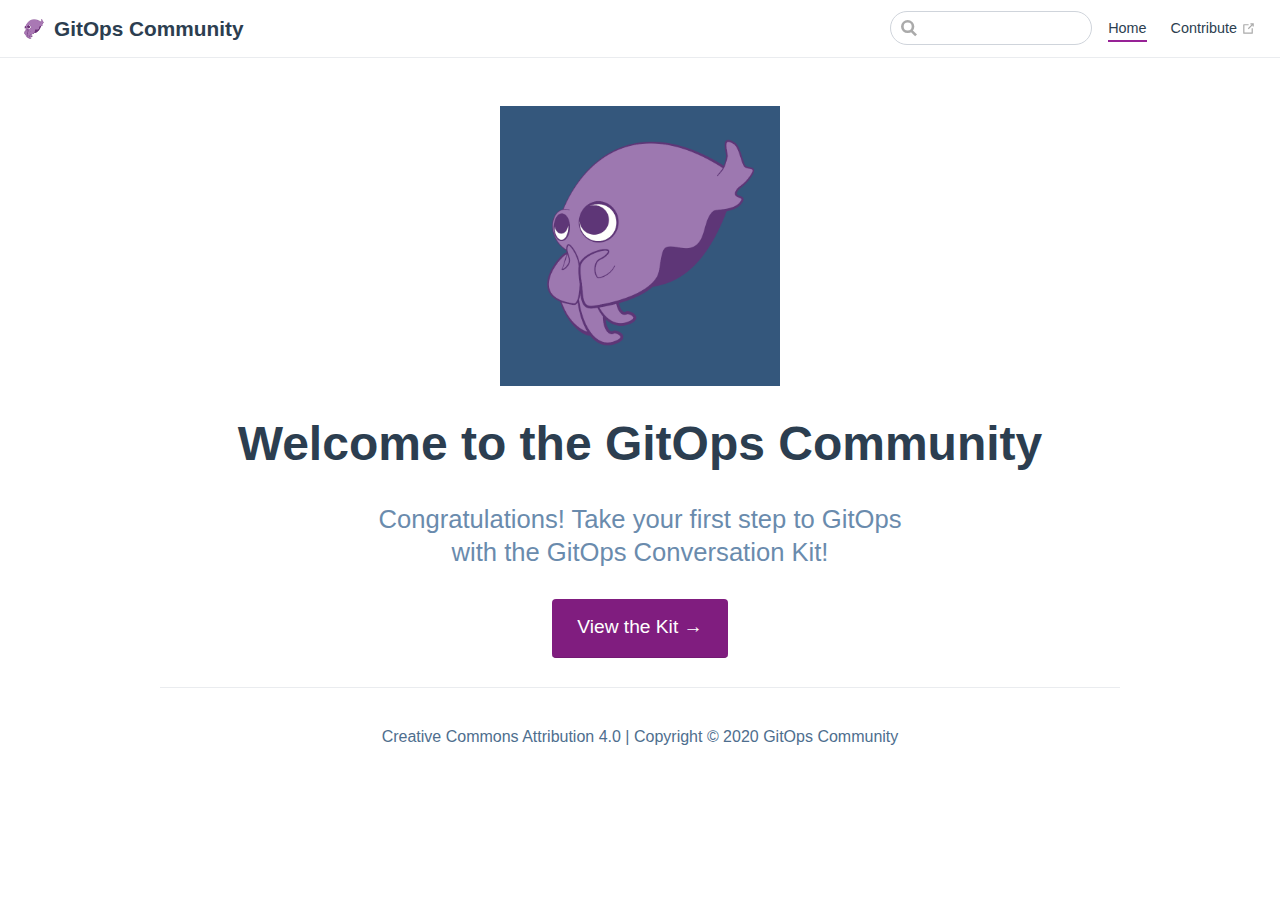
<file: index.html>
<!DOCTYPE html>
<html lang="en-US">
  <head>
    <meta charset="utf-8">
    <meta name="viewport" content="width=device-width,initial-scale=1">
    <title>GitOps Community</title>
    <meta name="generator" content="VuePress 1.5.0">
    <link rel="icon" href="/cuddle_fish.png">
    <link rel="stylesheet" href="/website.css">
    <meta name="description" content="Learn how to bring GitOps to your team">
    <meta name="keywords" content="gitops gitopsdays kubernetes fluxcd flagger">
    <link rel="preload" href="/assets/css/0.styles.6a142578.css" as="style"><link rel="preload" href="/assets/js/app.b82b8f6b.js" as="script"><link rel="preload" href="/assets/js/2.03ebac81.js" as="script"><link rel="preload" href="/assets/js/5.316ba494.js" as="script"><link rel="prefetch" href="/assets/js/3.1dc62ad2.js"><link rel="prefetch" href="/assets/js/4.2b7fc900.js"><link rel="prefetch" href="/assets/js/6.83b28e7e.js">
    <link rel="stylesheet" href="/assets/css/0.styles.6a142578.css">
  </head>
  <body>
    <div id="app" data-server-rendered="true"><div class="theme-container no-sidebar"><header class="navbar"><div class="sidebar-button"><svg xmlns="http://www.w3.org/2000/svg" aria-hidden="true" role="img" viewBox="0 0 448 512" class="icon"><path fill="currentColor" d="M436 124H12c-6.627 0-12-5.373-12-12V80c0-6.627 5.373-12 12-12h424c6.627 0 12 5.373 12 12v32c0 6.627-5.373 12-12 12zm0 160H12c-6.627 0-12-5.373-12-12v-32c0-6.627 5.373-12 12-12h424c6.627 0 12 5.373 12 12v32c0 6.627-5.373 12-12 12zm0 160H12c-6.627 0-12-5.373-12-12v-32c0-6.627 5.373-12 12-12h424c6.627 0 12 5.373 12 12v32c0 6.627-5.373 12-12 12z"></path></svg></div> <a href="/" aria-current="page" class="home-link router-link-exact-active router-link-active"><!----> <span class="site-name">GitOps Community</span></a> <div class="links"><div class="search-box"><input aria-label="Search" autocomplete="off" spellcheck="false" value=""> <!----></div> <nav class="nav-links can-hide"><div class="nav-item"><a href="/" aria-current="page" class="nav-link router-link-exact-active router-link-active">
  Home
</a></div><div class="nav-item"><a href="https://github.com/gitops-community/website" target="_blank" rel="noopener noreferrer" class="nav-link external">
  Contribute
  <svg xmlns="http://www.w3.org/2000/svg" aria-hidden="true" x="0px" y="0px" viewBox="0 0 100 100" width="15" height="15" class="icon outbound"><path fill="currentColor" d="M18.8,85.1h56l0,0c2.2,0,4-1.8,4-4v-32h-8v28h-48v-48h28v-8h-32l0,0c-2.2,0-4,1.8-4,4v56C14.8,83.3,16.6,85.1,18.8,85.1z"></path> <polygon fill="currentColor" points="45.7,48.7 51.3,54.3 77.2,28.5 77.2,37.2 85.2,37.2 85.2,14.9 62.8,14.9 62.8,22.9 71.5,22.9"></polygon></svg></a></div> <!----></nav></div></header> <div class="sidebar-mask"></div> <aside class="sidebar"><nav class="nav-links"><div class="nav-item"><a href="/" aria-current="page" class="nav-link router-link-exact-active router-link-active">
  Home
</a></div><div class="nav-item"><a href="https://github.com/gitops-community/website" target="_blank" rel="noopener noreferrer" class="nav-link external">
  Contribute
  <svg xmlns="http://www.w3.org/2000/svg" aria-hidden="true" x="0px" y="0px" viewBox="0 0 100 100" width="15" height="15" class="icon outbound"><path fill="currentColor" d="M18.8,85.1h56l0,0c2.2,0,4-1.8,4-4v-32h-8v28h-48v-48h28v-8h-32l0,0c-2.2,0-4,1.8-4,4v56C14.8,83.3,16.6,85.1,18.8,85.1z"></path> <polygon fill="currentColor" points="45.7,48.7 51.3,54.3 77.2,28.5 77.2,37.2 85.2,37.2 85.2,14.9 62.8,14.9 62.8,22.9 71.5,22.9"></polygon></svg></a></div> <!----></nav>  <ul class="sidebar-links"><li><section class="sidebar-group depth-0"><p class="sidebar-heading open"><span>Home</span> <!----></p> <!----></section></li></ul> </aside> <main aria-labelledby="main-title" class="home"><header class="hero"><img src="cuddle_clap.gif" alt="hero"> <h1 id="main-title">
      Welcome to the GitOps Community
    </h1> <p class="description">
      Congratulations! Take your first step to GitOps with the GitOps Conversation Kit!
    </p> <p class="action"><a href="/kit/" class="nav-link action-button">
  View the Kit →
</a></p></header> <!----> <div class="theme-default-content custom content__default"></div> <div class="footer">
    Creative Commons Attribution 4.0 | Copyright © 2020 GitOps Community
  </div></main></div><div class="global-ui"></div></div>
    <script src="/assets/js/app.b82b8f6b.js" defer></script><script src="/assets/js/2.03ebac81.js" defer></script><script src="/assets/js/5.316ba494.js" defer></script>
  </body>
</html>
</file>
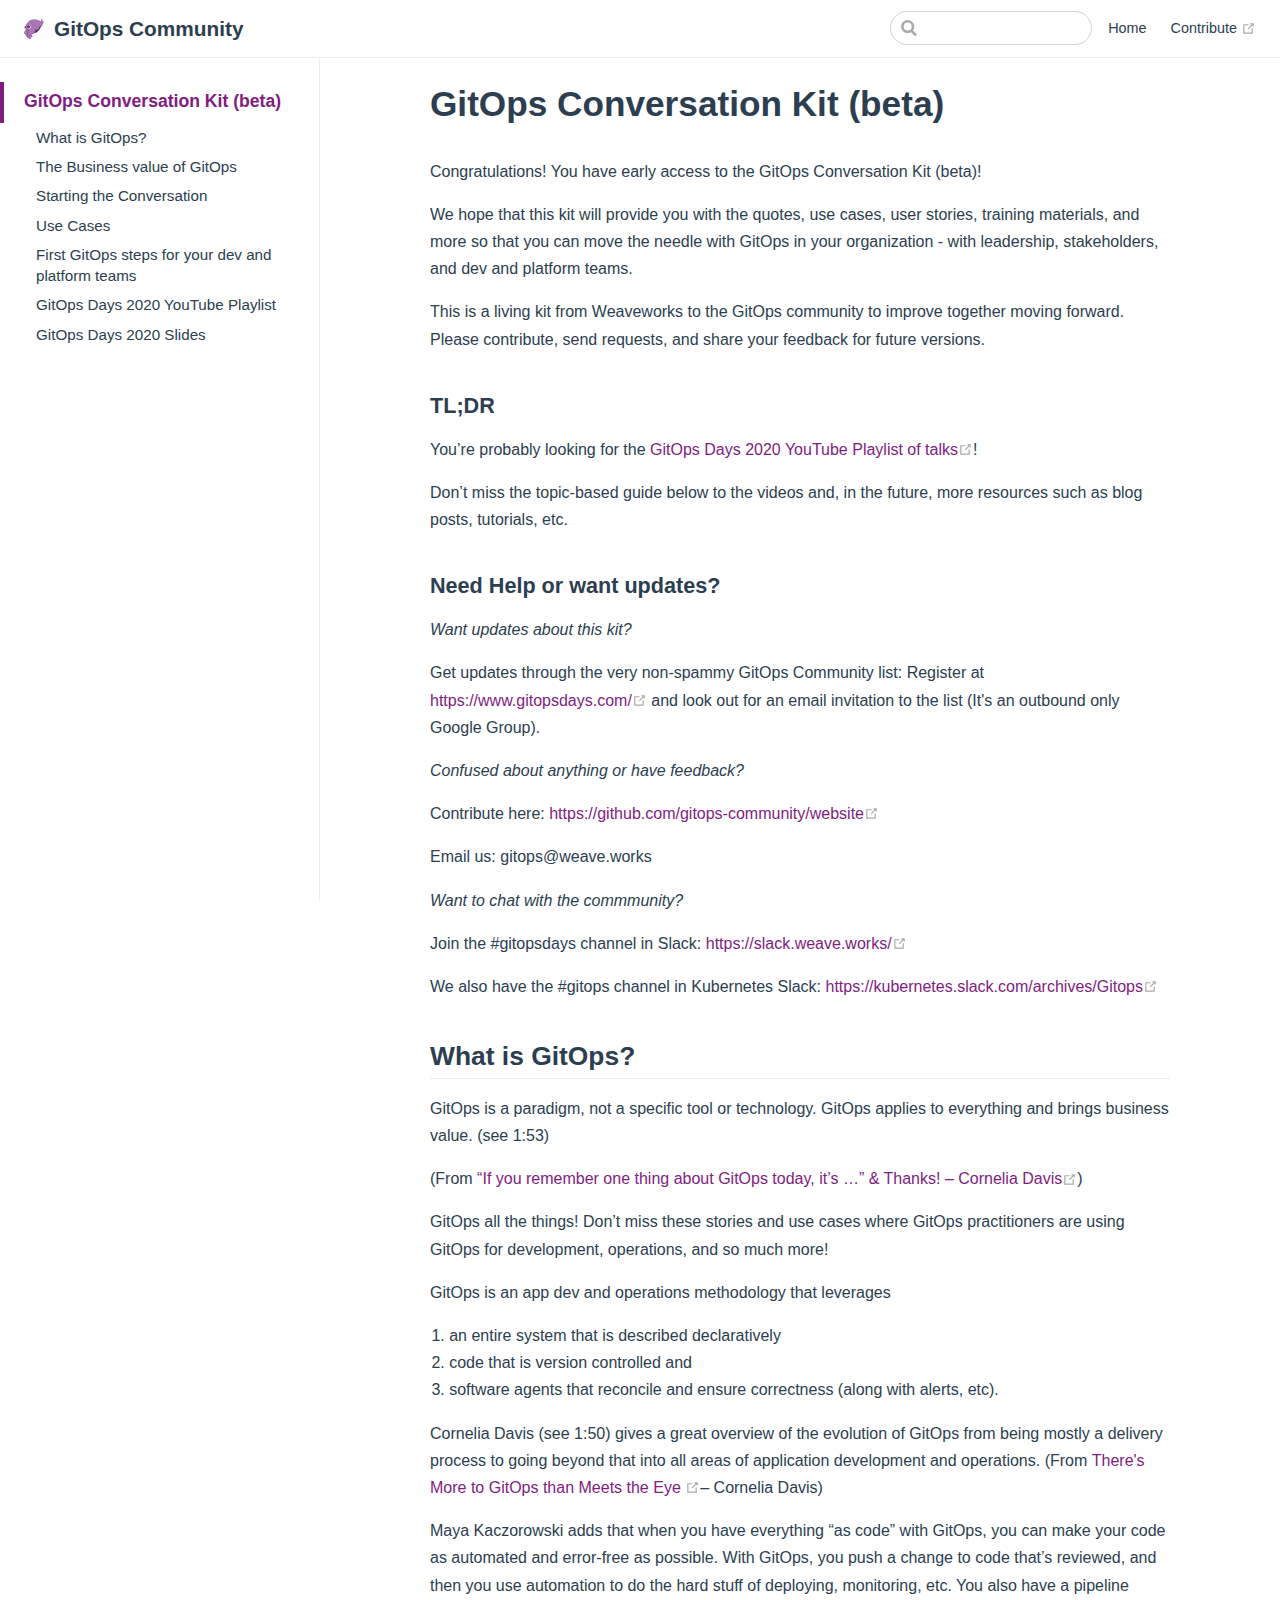
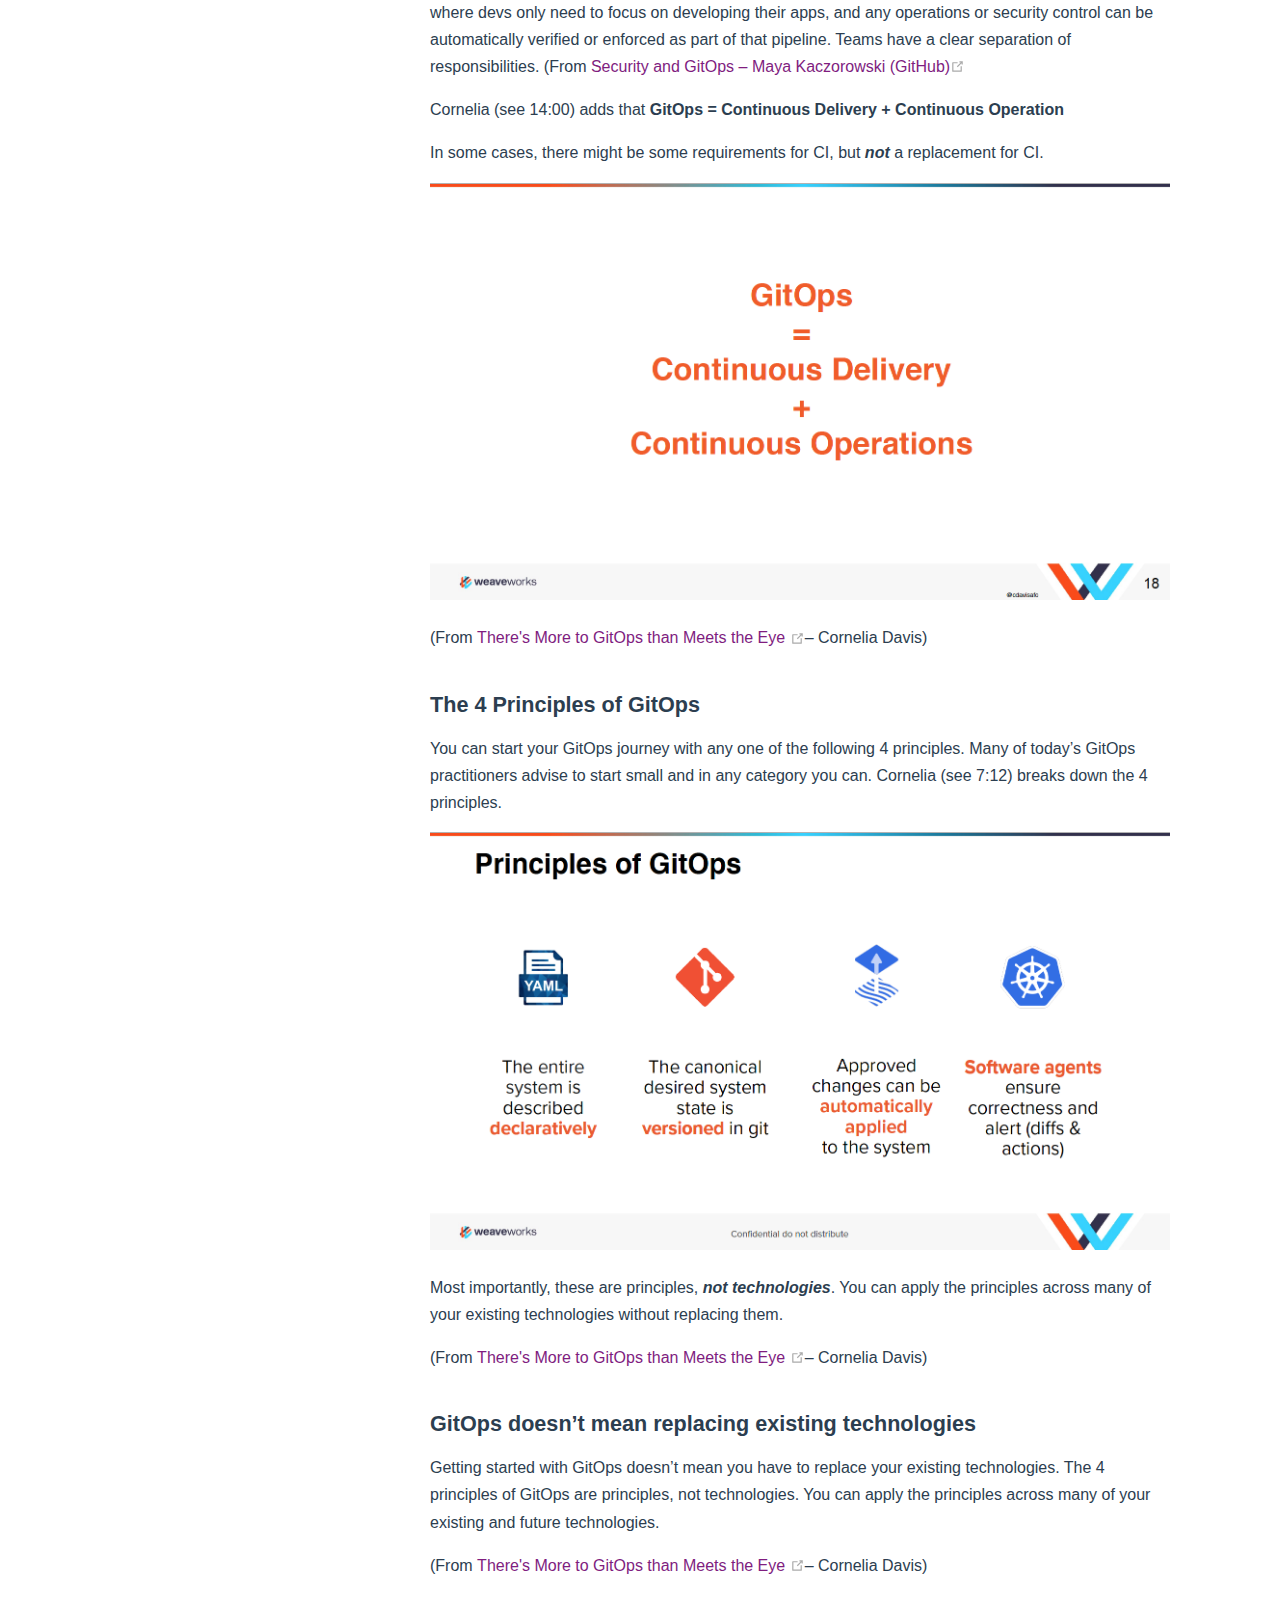
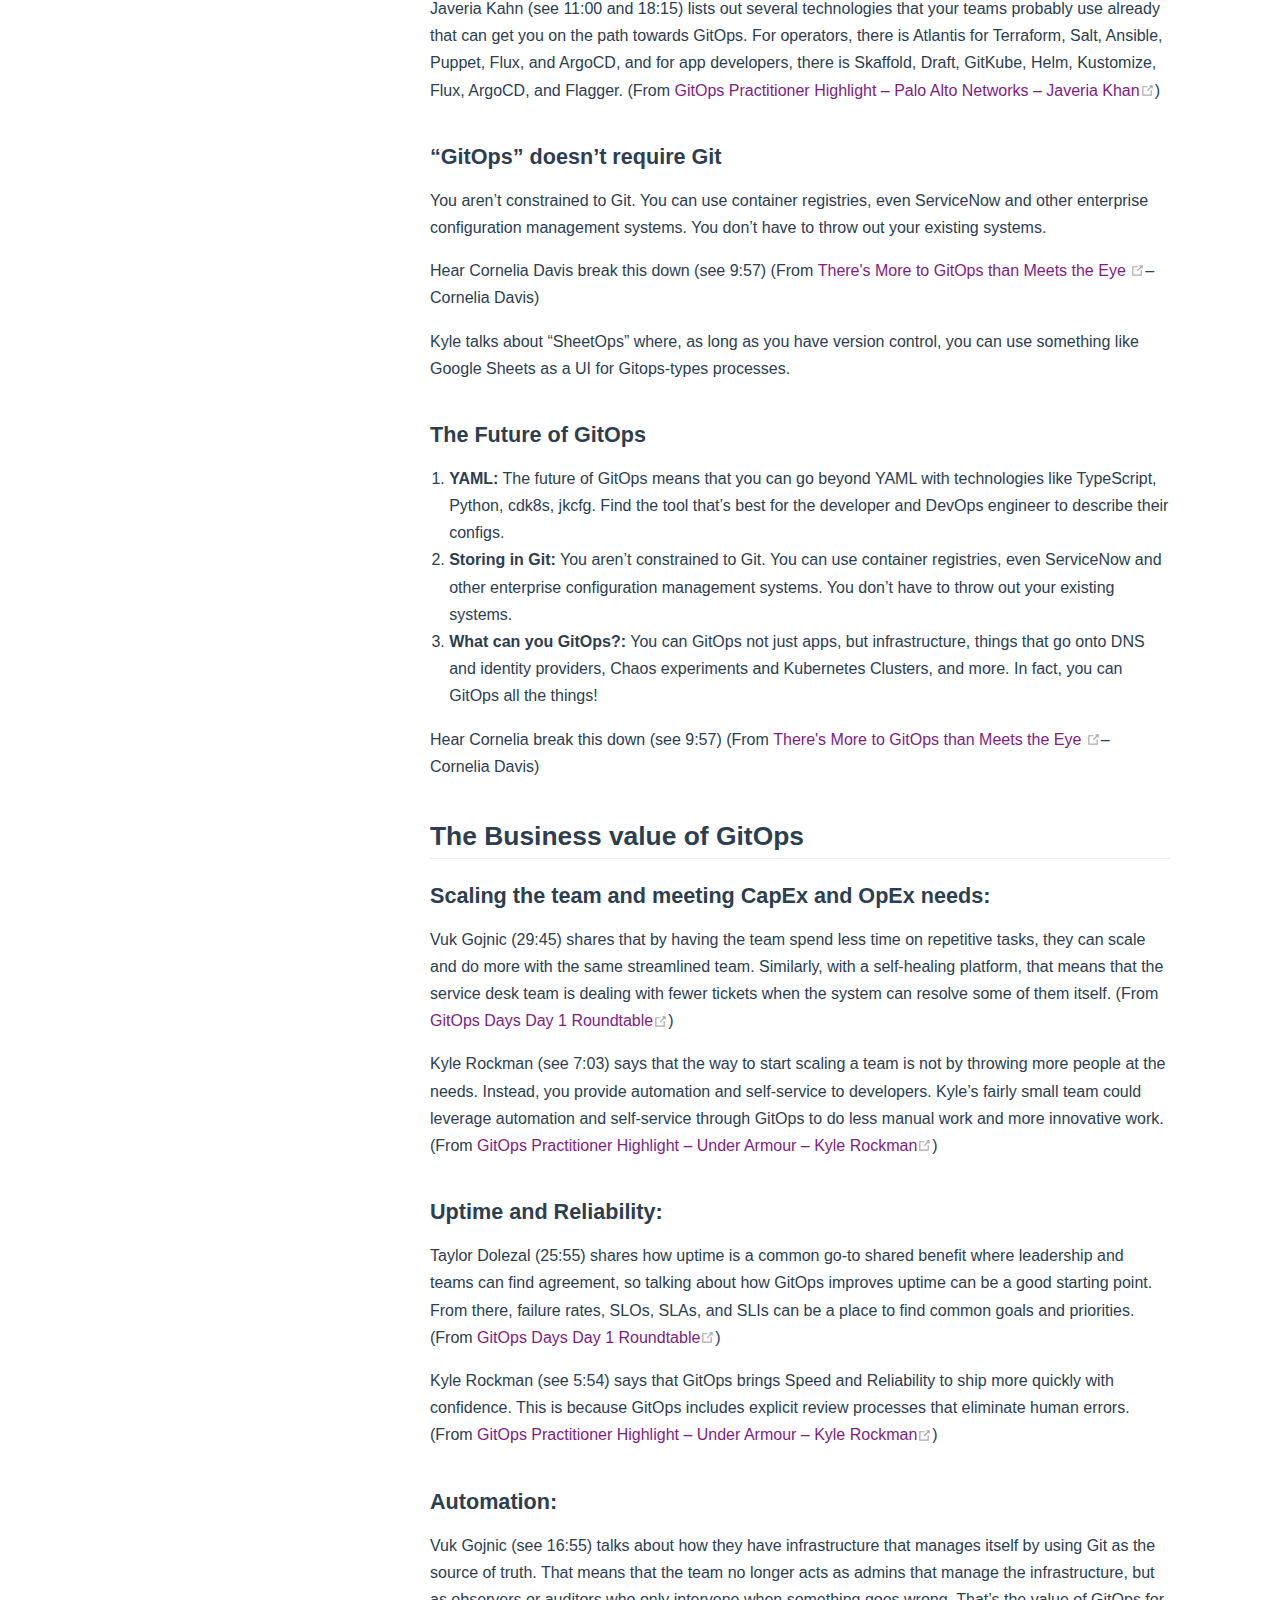
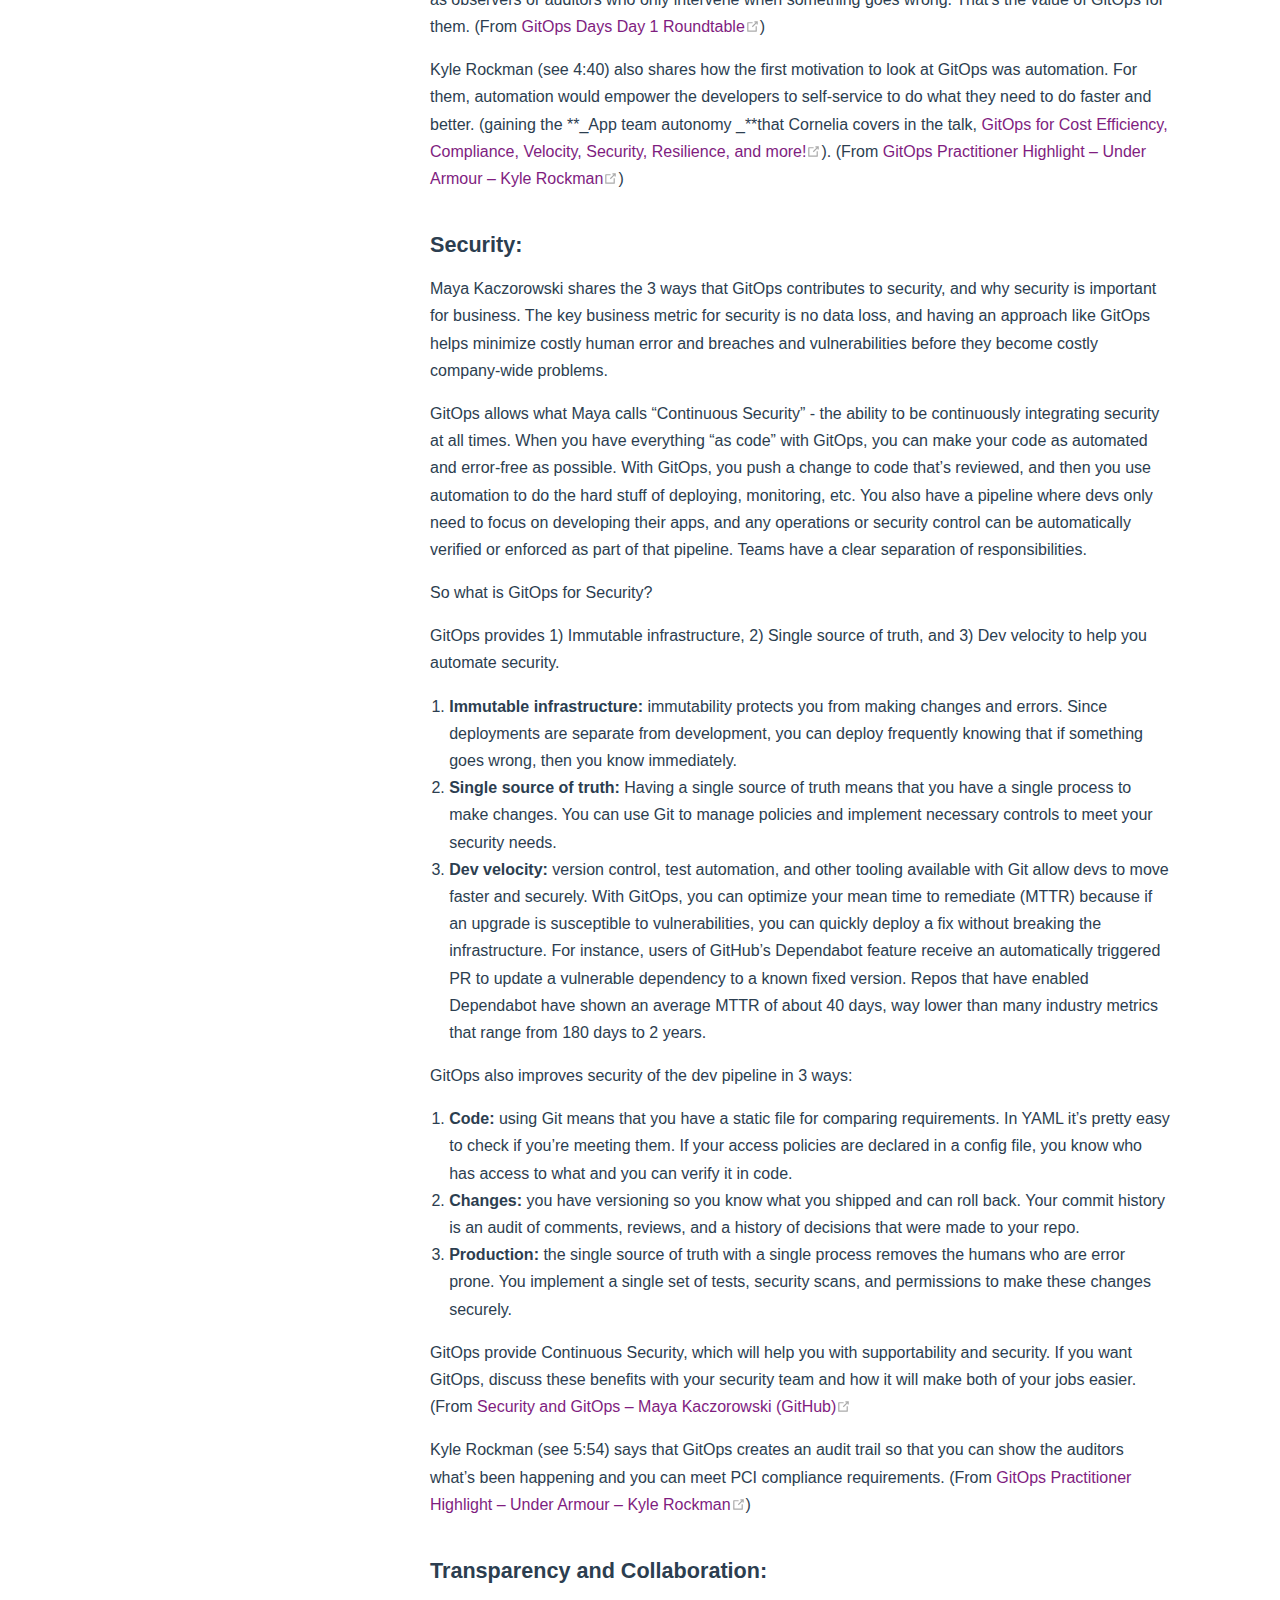
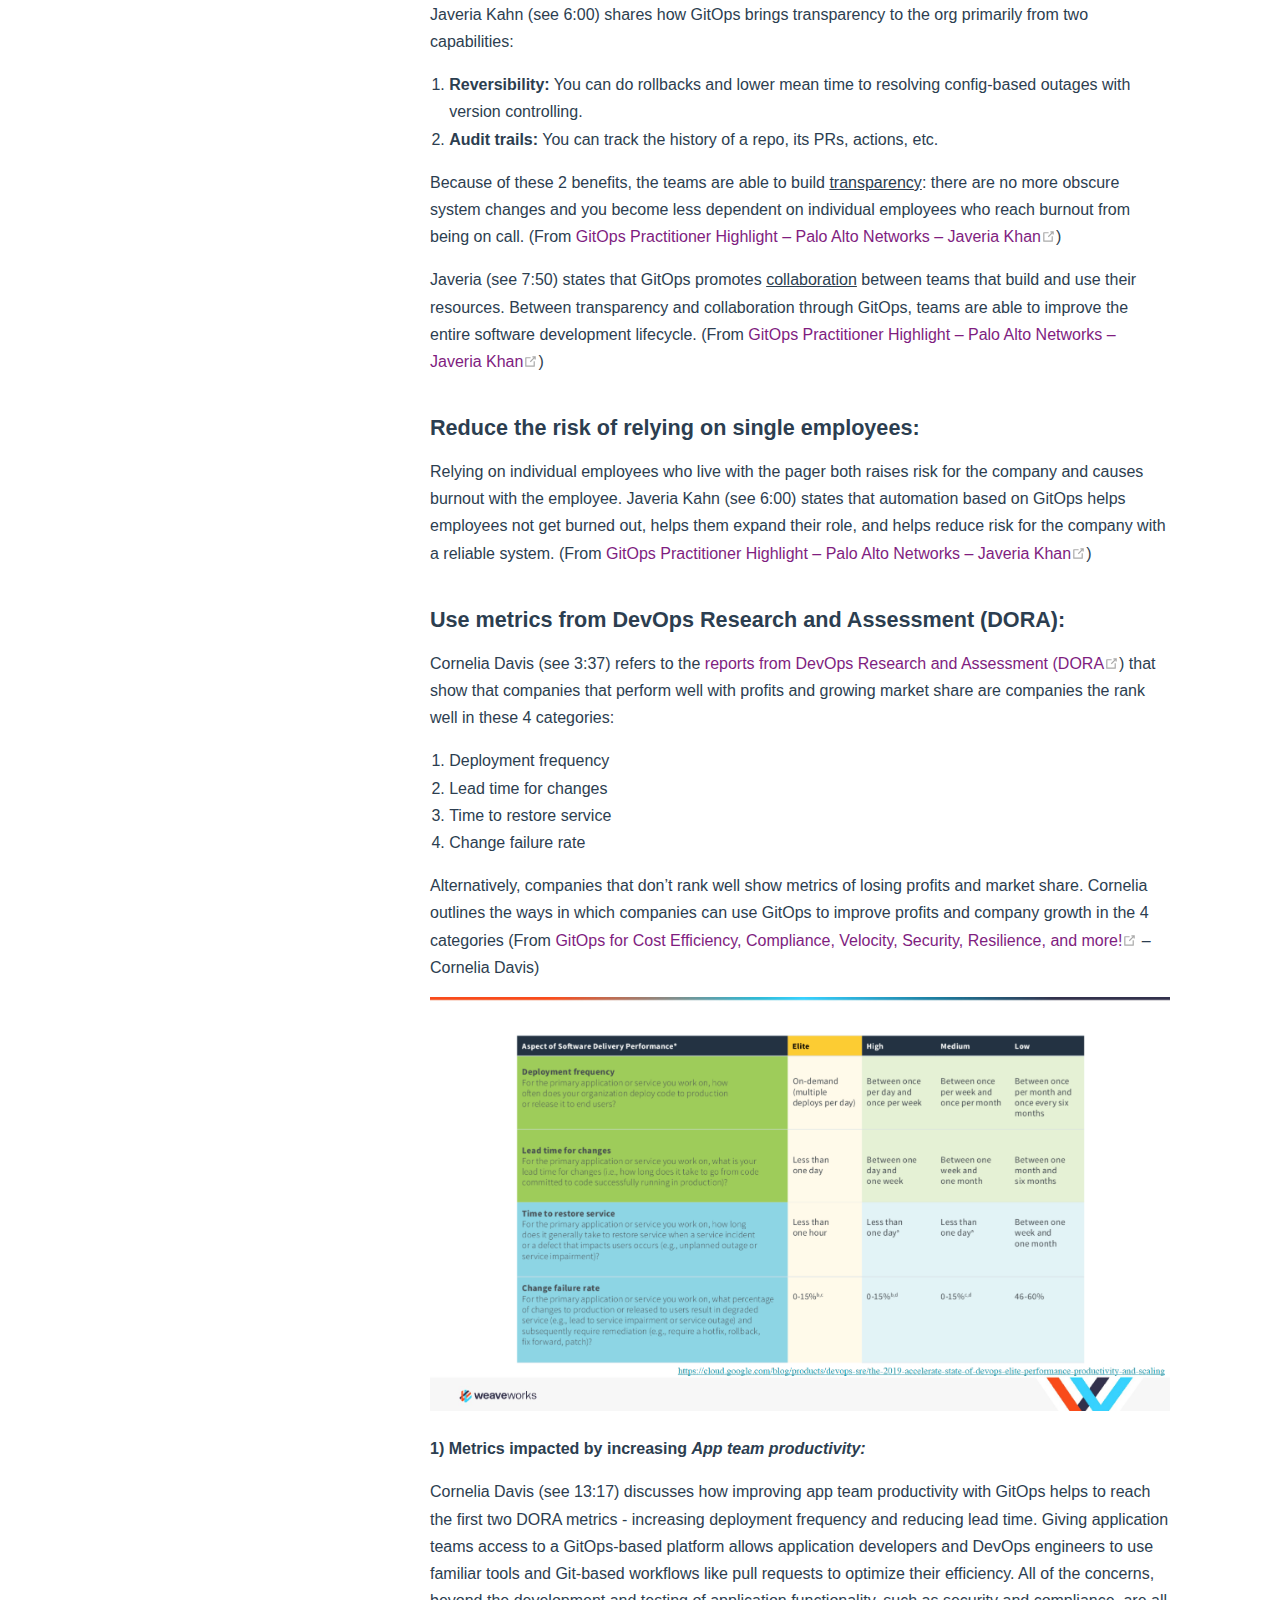
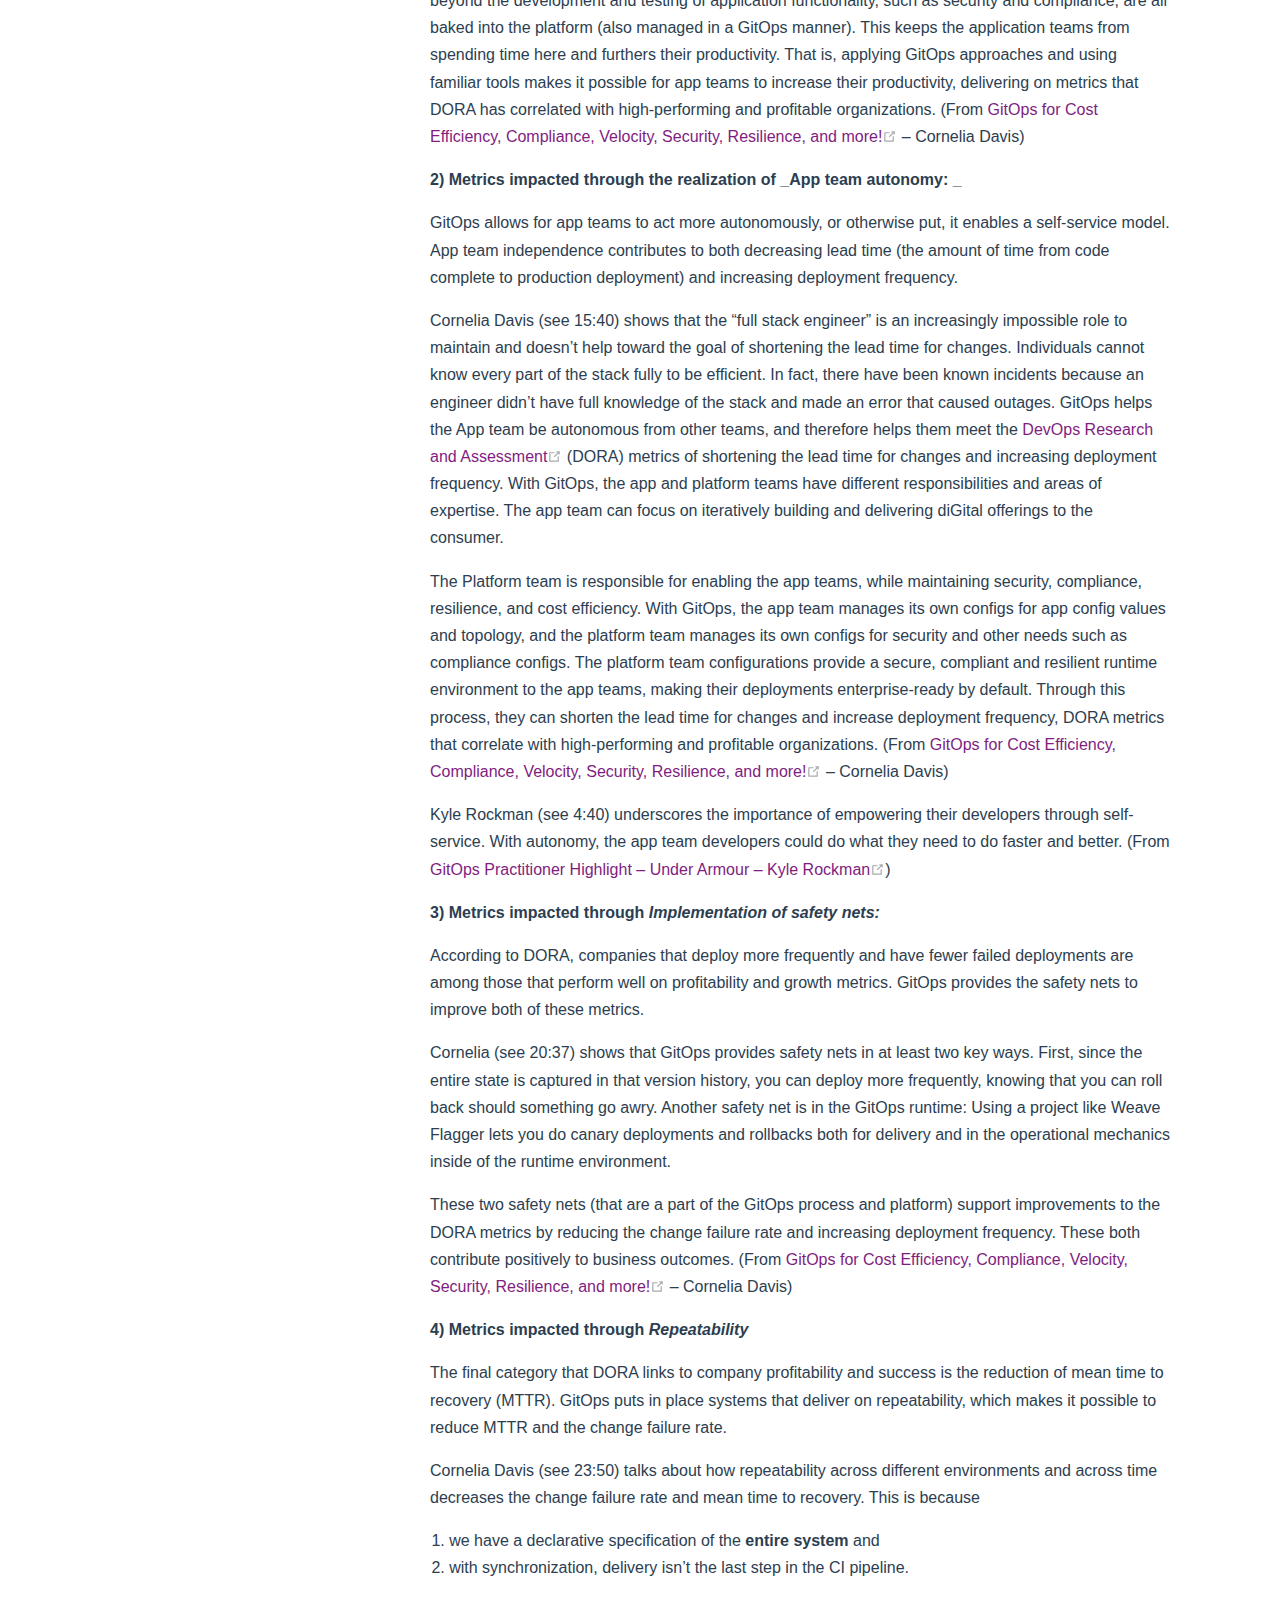
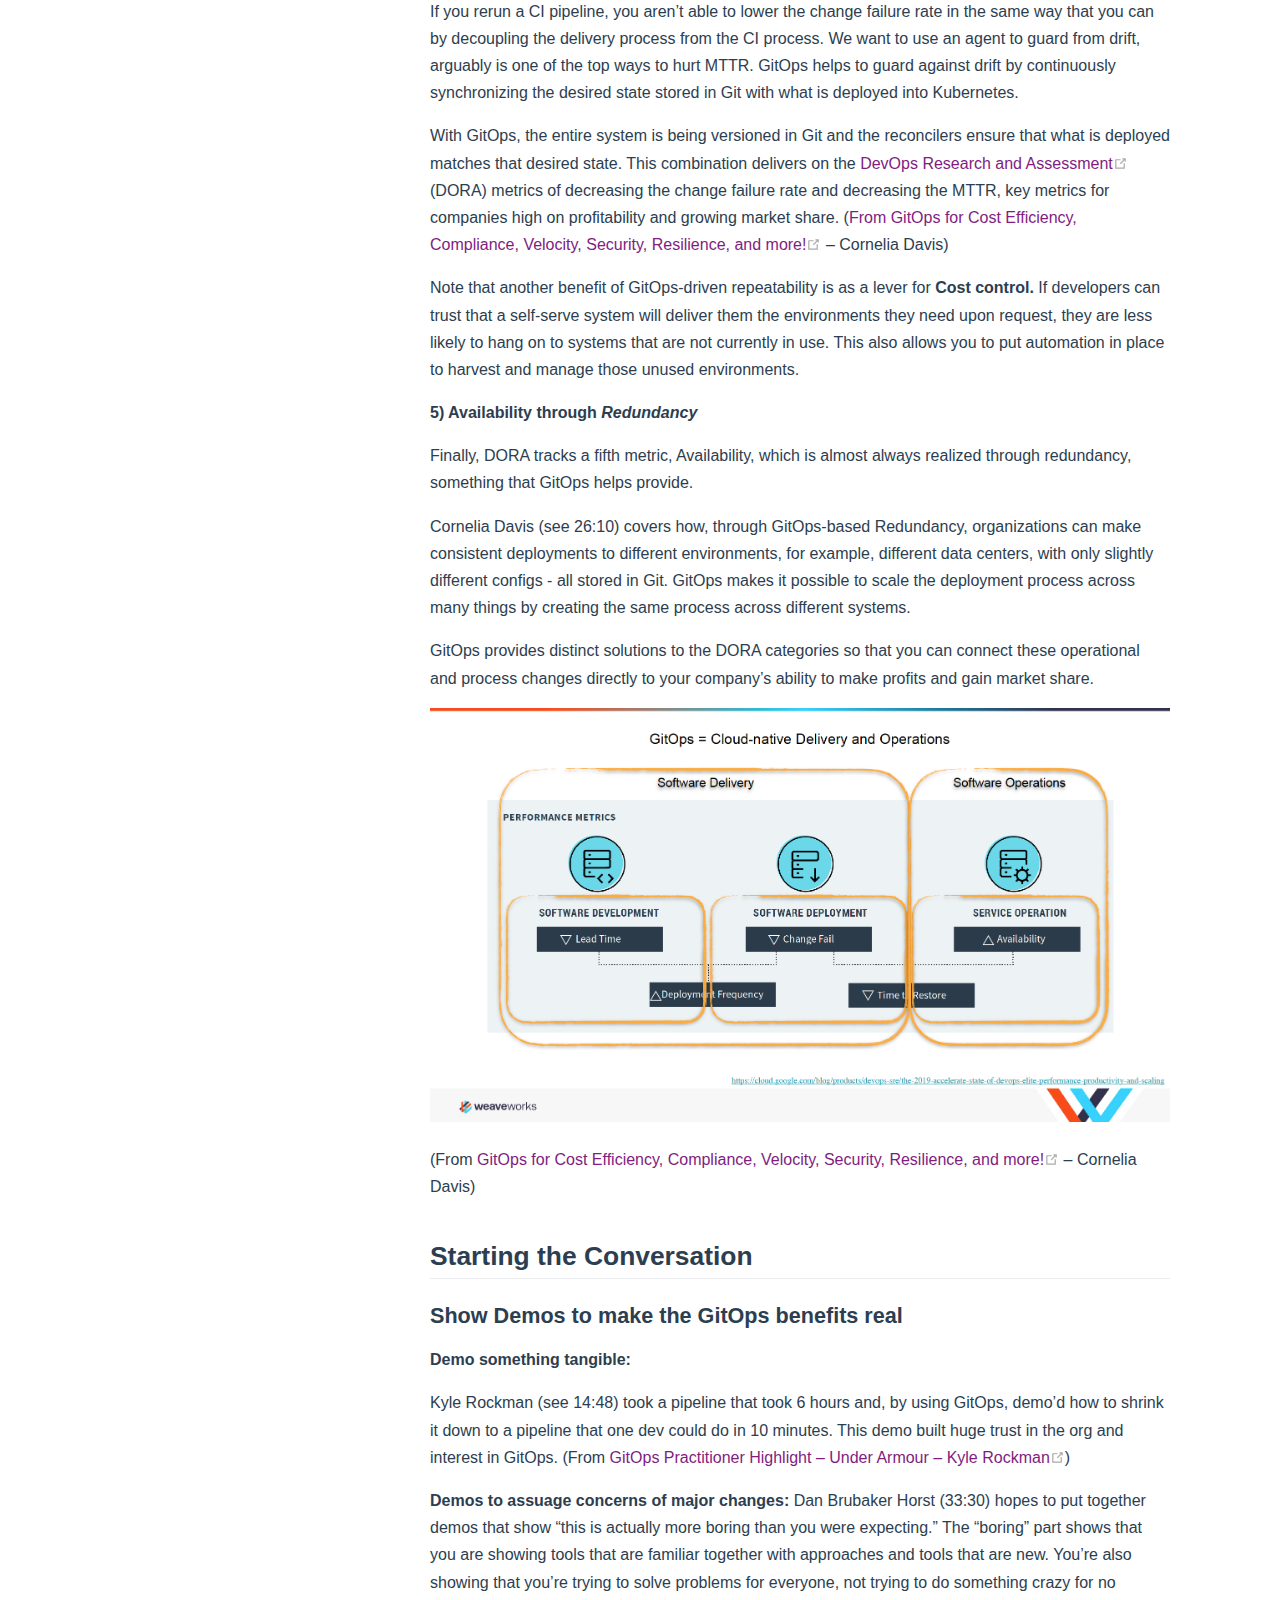
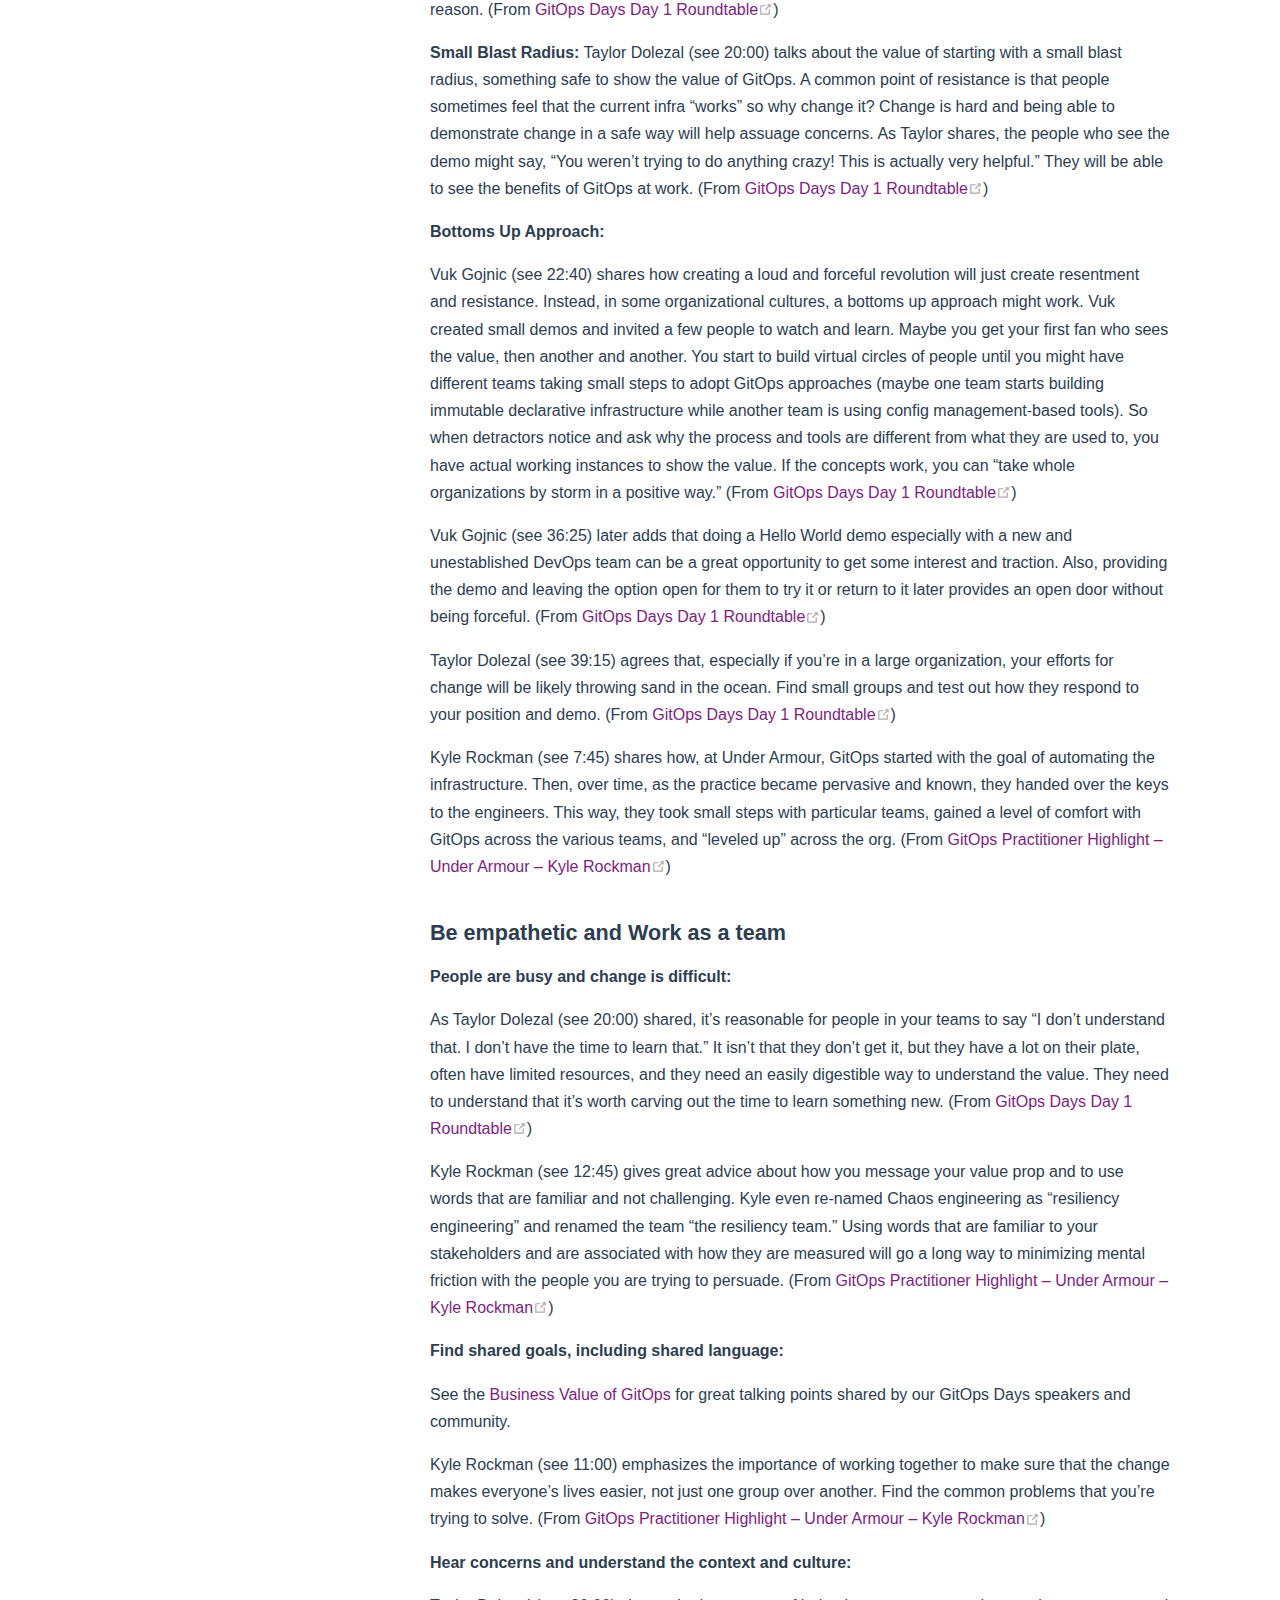
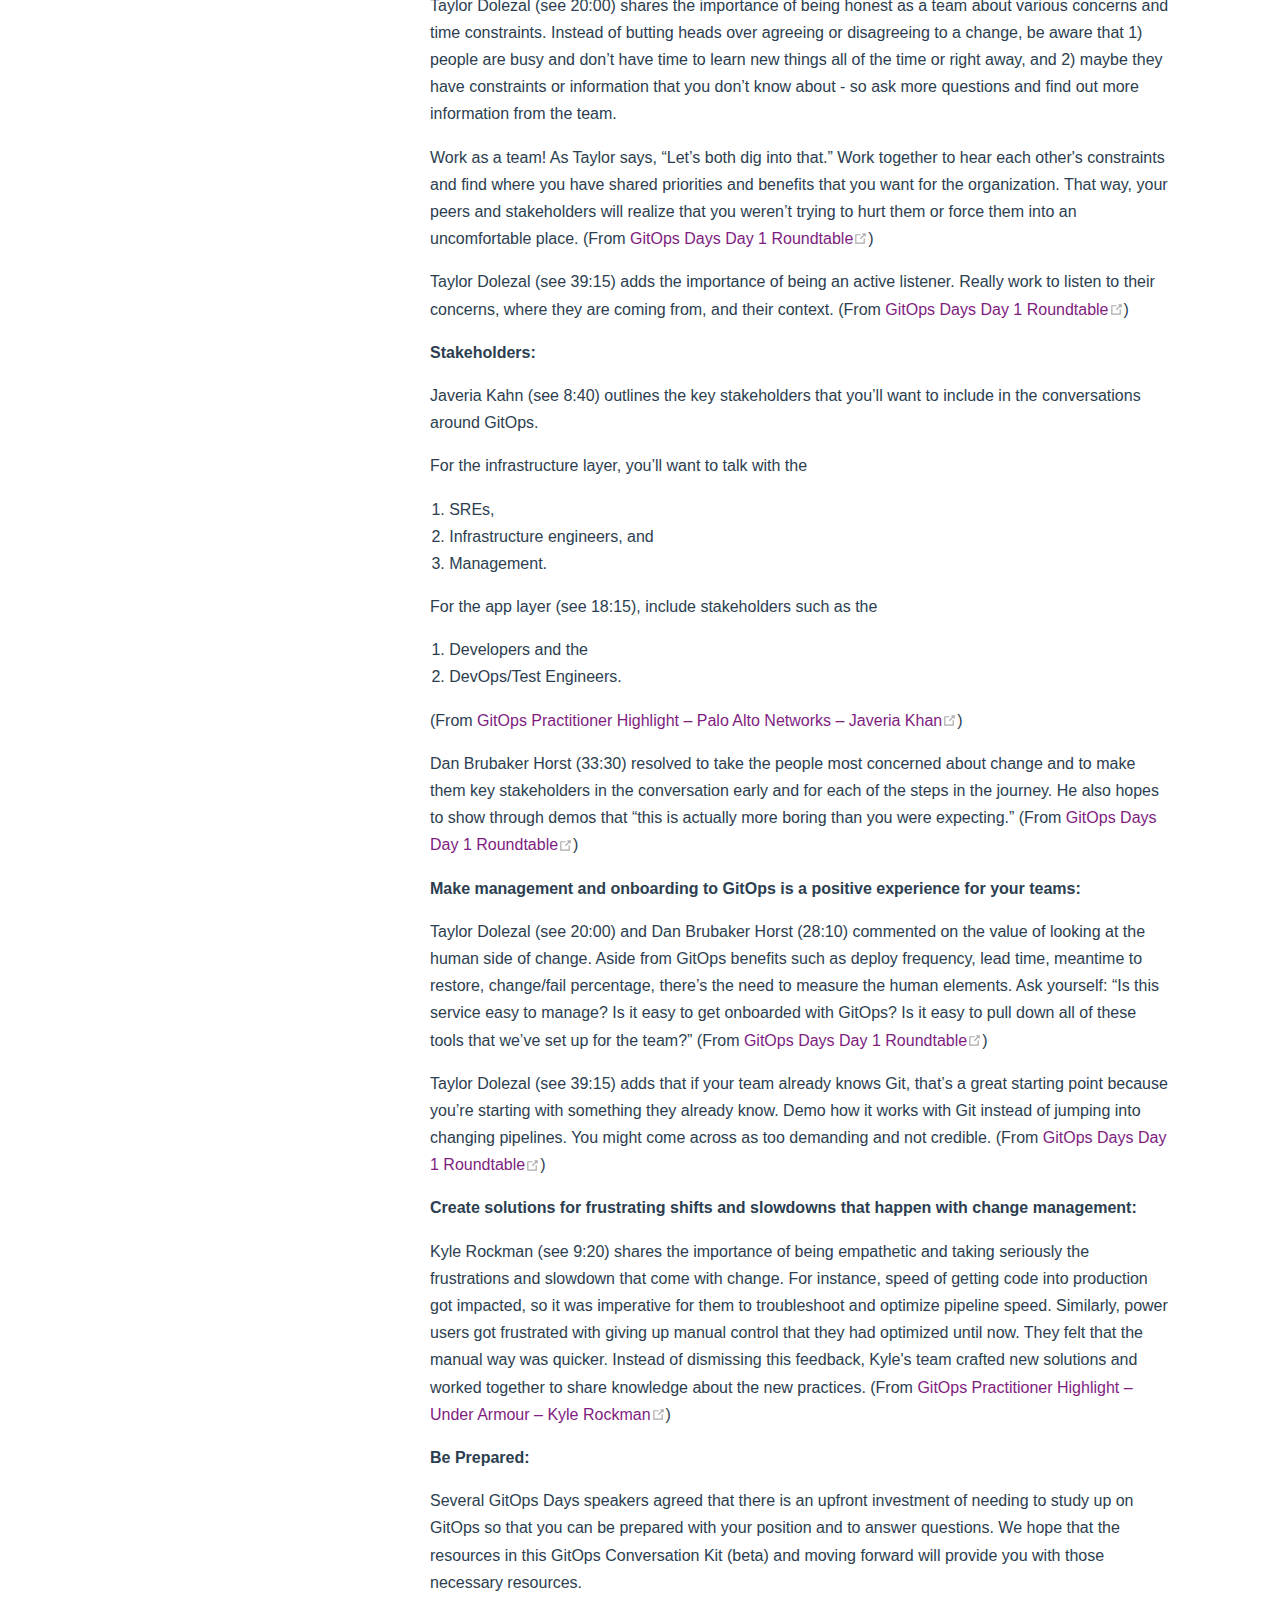
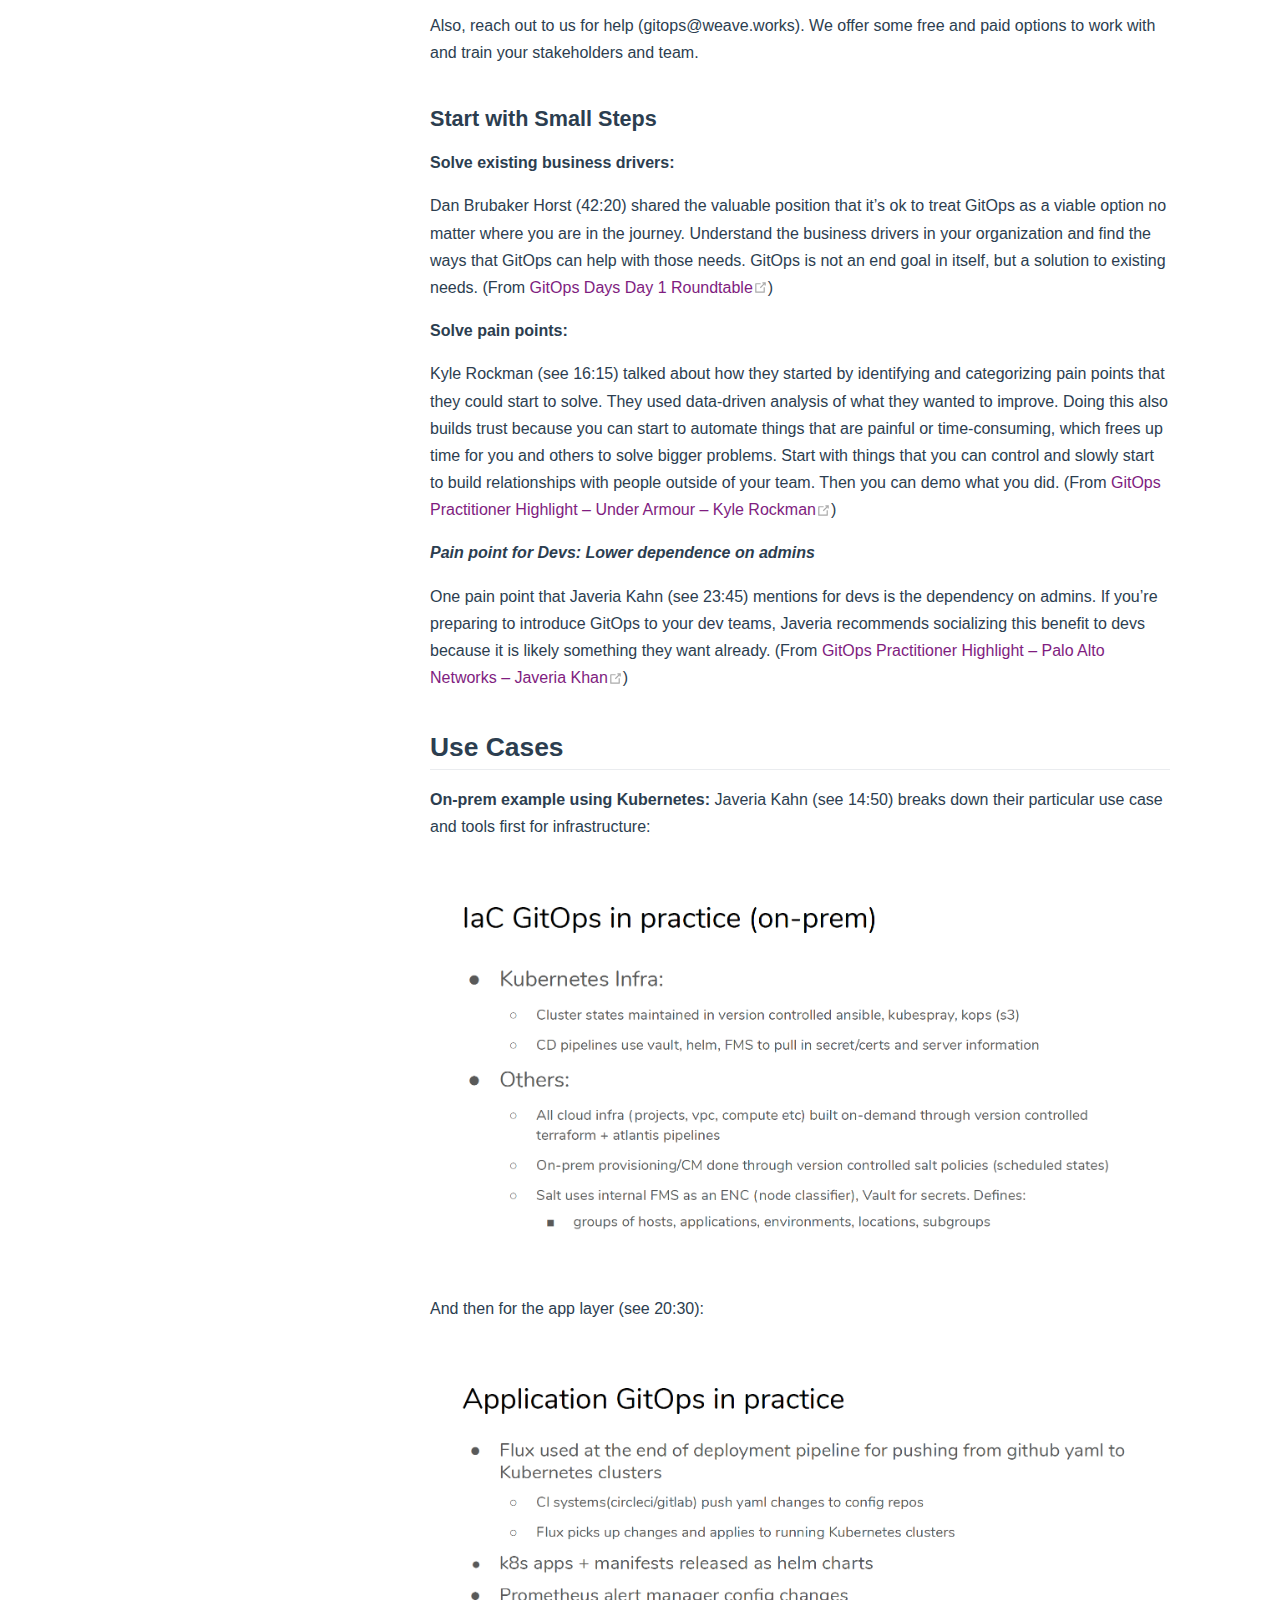
<file: intro/index.html>
<!DOCTYPE html>
<html lang="en-US">
  <head>
    <meta charset="utf-8">
    <meta name="viewport" content="width=device-width,initial-scale=1">
    <title>GitOps Conversation Kit (beta) | GitOps Community</title>
    <meta name="generator" content="VuePress 1.5.0">
    <link rel="icon" href="/cuddle_fish.png">
    <link rel="stylesheet" href="/website.css">
    <meta name="description" content="Learn how to bring GitOps to your team">
    <link rel="preload" href="/assets/css/0.styles.49fca77e.css" as="style"><link rel="preload" href="/assets/js/app.914f2bf7.js" as="script"><link rel="preload" href="/assets/js/2.2e688dfa.js" as="script"><link rel="preload" href="/assets/js/6.ca8df171.js" as="script"><link rel="prefetch" href="/assets/js/3.f2dbd344.js"><link rel="prefetch" href="/assets/js/4.42c0c345.js"><link rel="prefetch" href="/assets/js/5.b196057c.js">
    <link rel="stylesheet" href="/assets/css/0.styles.49fca77e.css">
  </head>
  <body>
    <div id="app" data-server-rendered="true"><div class="theme-container"><header class="navbar"><div class="sidebar-button"><svg xmlns="http://www.w3.org/2000/svg" aria-hidden="true" role="img" viewBox="0 0 448 512" class="icon"><path fill="currentColor" d="M436 124H12c-6.627 0-12-5.373-12-12V80c0-6.627 5.373-12 12-12h424c6.627 0 12 5.373 12 12v32c0 6.627-5.373 12-12 12zm0 160H12c-6.627 0-12-5.373-12-12v-32c0-6.627 5.373-12 12-12h424c6.627 0 12 5.373 12 12v32c0 6.627-5.373 12-12 12zm0 160H12c-6.627 0-12-5.373-12-12v-32c0-6.627 5.373-12 12-12h424c6.627 0 12 5.373 12 12v32c0 6.627-5.373 12-12 12z"></path></svg></div> <a href="/" class="home-link router-link-active"><!----> <span class="site-name">GitOps Community</span></a> <div class="links"><div class="search-box"><input aria-label="Search" autocomplete="off" spellcheck="false" value=""> <!----></div> <nav class="nav-links can-hide"><div class="nav-item"><a href="/" class="nav-link">
  Home
</a></div><div class="nav-item"><a href="https://github.com/gitops-community/website" target="_blank" rel="noopener noreferrer" class="nav-link external">
  Contribute
  <svg xmlns="http://www.w3.org/2000/svg" aria-hidden="true" x="0px" y="0px" viewBox="0 0 100 100" width="15" height="15" class="icon outbound"><path fill="currentColor" d="M18.8,85.1h56l0,0c2.2,0,4-1.8,4-4v-32h-8v28h-48v-48h28v-8h-32l0,0c-2.2,0-4,1.8-4,4v56C14.8,83.3,16.6,85.1,18.8,85.1z"></path> <polygon fill="currentColor" points="45.7,48.7 51.3,54.3 77.2,28.5 77.2,37.2 85.2,37.2 85.2,14.9 62.8,14.9 62.8,22.9 71.5,22.9"></polygon></svg></a></div> <!----></nav></div></header> <div class="sidebar-mask"></div> <aside class="sidebar"><nav class="nav-links"><div class="nav-item"><a href="/" class="nav-link">
  Home
</a></div><div class="nav-item"><a href="https://github.com/gitops-community/website" target="_blank" rel="noopener noreferrer" class="nav-link external">
  Contribute
  <svg xmlns="http://www.w3.org/2000/svg" aria-hidden="true" x="0px" y="0px" viewBox="0 0 100 100" width="15" height="15" class="icon outbound"><path fill="currentColor" d="M18.8,85.1h56l0,0c2.2,0,4-1.8,4-4v-32h-8v28h-48v-48h28v-8h-32l0,0c-2.2,0-4,1.8-4,4v56C14.8,83.3,16.6,85.1,18.8,85.1z"></path> <polygon fill="currentColor" points="45.7,48.7 51.3,54.3 77.2,28.5 77.2,37.2 85.2,37.2 85.2,14.9 62.8,14.9 62.8,22.9 71.5,22.9"></polygon></svg></a></div> <!----></nav>  <ul class="sidebar-links"><li><a href="/intro/" aria-current="page" class="active sidebar-link">GitOps Conversation Kit (beta)</a><ul class="sidebar-sub-headers"><li class="sidebar-sub-header"><a href="/intro/#what-is-gitops" class="sidebar-link">What is GitOps?</a></li><li class="sidebar-sub-header"><a href="/intro/#the-business-value-of-gitops" class="sidebar-link">The Business value of GitOps</a></li><li class="sidebar-sub-header"><a href="/intro/#starting-the-conversation" class="sidebar-link">Starting the Conversation</a></li><li class="sidebar-sub-header"><a href="/intro/#use-cases" class="sidebar-link">Use Cases</a></li><li class="sidebar-sub-header"><a href="/intro/#first-gitops-steps-for-your-dev-and-platform-teams" class="sidebar-link">First GitOps steps for your dev and platform teams</a></li><li class="sidebar-sub-header"><a href="/intro/#gitops-days-2020-youtube-playlist" class="sidebar-link">GitOps Days 2020 YouTube Playlist</a></li><li class="sidebar-sub-header"><a href="/intro/#gitops-days-2020-slides" class="sidebar-link">GitOps Days 2020 Slides</a></li></ul></li></ul> </aside> <main class="page"> <div class="theme-default-content content__default"><h1 id="gitops-conversation-kit-beta"><a href="#gitops-conversation-kit-beta" class="header-anchor">#</a> GitOps Conversation Kit (beta)</h1> <p>Congratulations! You have early access to the GitOps Conversation Kit (beta)!</p> <p>We hope that this kit will provide you with the quotes, use cases, user stories, training materials, and more so that you can move the needle with GitOps in your organization - with leadership, stakeholders, and dev and platform teams.</p> <p>This is a living kit from Weaveworks to the GitOps community to improve together moving forward. Please contribute, send requests, and share your feedback for future versions.</p> <h3 id="tl-dr"><a href="#tl-dr" class="header-anchor">#</a> TL;DR</h3> <p>You’re probably looking for the <a href="https://www.youtube.com/playlist?list=PL9lTuCFNLaD2NiNrdt7SaQjpYx_m37czS" target="_blank" rel="noopener noreferrer">GitOps Days 2020 YouTube Playlist of talks<svg xmlns="http://www.w3.org/2000/svg" aria-hidden="true" x="0px" y="0px" viewBox="0 0 100 100" width="15" height="15" class="icon outbound"><path fill="currentColor" d="M18.8,85.1h56l0,0c2.2,0,4-1.8,4-4v-32h-8v28h-48v-48h28v-8h-32l0,0c-2.2,0-4,1.8-4,4v56C14.8,83.3,16.6,85.1,18.8,85.1z"></path> <polygon fill="currentColor" points="45.7,48.7 51.3,54.3 77.2,28.5 77.2,37.2 85.2,37.2 85.2,14.9 62.8,14.9 62.8,22.9 71.5,22.9"></polygon></svg></a>!</p> <p>Don’t miss the topic-based guide below to the videos and, in the future, more resources such as blog posts, tutorials, etc.</p> <h3 id="need-help-or-want-updates"><a href="#need-help-or-want-updates" class="header-anchor">#</a> Need Help or want updates?</h3> <p><em>Want updates about this kit?</em></p> <p>Get updates through the very non-spammy GitOps Community list: Register at <a href="https://www.gitopsdays.com/" target="_blank" rel="noopener noreferrer">https://www.gitopsdays.com/<svg xmlns="http://www.w3.org/2000/svg" aria-hidden="true" x="0px" y="0px" viewBox="0 0 100 100" width="15" height="15" class="icon outbound"><path fill="currentColor" d="M18.8,85.1h56l0,0c2.2,0,4-1.8,4-4v-32h-8v28h-48v-48h28v-8h-32l0,0c-2.2,0-4,1.8-4,4v56C14.8,83.3,16.6,85.1,18.8,85.1z"></path> <polygon fill="currentColor" points="45.7,48.7 51.3,54.3 77.2,28.5 77.2,37.2 85.2,37.2 85.2,14.9 62.8,14.9 62.8,22.9 71.5,22.9"></polygon></svg></a> and look out for an email invitation to the list (It's an outbound only Google Group).</p> <p><em>Confused about anything or have feedback?</em></p> <p>Contribute here: <a href="https://github.com/gitops-community/website" target="_blank" rel="noopener noreferrer">https://github.com/gitops-community/website<svg xmlns="http://www.w3.org/2000/svg" aria-hidden="true" x="0px" y="0px" viewBox="0 0 100 100" width="15" height="15" class="icon outbound"><path fill="currentColor" d="M18.8,85.1h56l0,0c2.2,0,4-1.8,4-4v-32h-8v28h-48v-48h28v-8h-32l0,0c-2.2,0-4,1.8-4,4v56C14.8,83.3,16.6,85.1,18.8,85.1z"></path> <polygon fill="currentColor" points="45.7,48.7 51.3,54.3 77.2,28.5 77.2,37.2 85.2,37.2 85.2,14.9 62.8,14.9 62.8,22.9 71.5,22.9"></polygon></svg></a></p> <p>Email us: gitops@weave.works</p> <p><em>Want to chat with the commmunity?</em></p> <p>Join the #gitopsdays channel in Slack: <a href="https://slack.weave.works/" target="_blank" rel="noopener noreferrer">https://slack.weave.works/<svg xmlns="http://www.w3.org/2000/svg" aria-hidden="true" x="0px" y="0px" viewBox="0 0 100 100" width="15" height="15" class="icon outbound"><path fill="currentColor" d="M18.8,85.1h56l0,0c2.2,0,4-1.8,4-4v-32h-8v28h-48v-48h28v-8h-32l0,0c-2.2,0-4,1.8-4,4v56C14.8,83.3,16.6,85.1,18.8,85.1z"></path> <polygon fill="currentColor" points="45.7,48.7 51.3,54.3 77.2,28.5 77.2,37.2 85.2,37.2 85.2,14.9 62.8,14.9 62.8,22.9 71.5,22.9"></polygon></svg></a></p> <p>We also have the #gitops channel in Kubernetes Slack: <a href="https://kubernetes.slack.com/archives/gitops" target="_blank" rel="noopener noreferrer">https://kubernetes.slack.com/archives/Gitops<svg xmlns="http://www.w3.org/2000/svg" aria-hidden="true" x="0px" y="0px" viewBox="0 0 100 100" width="15" height="15" class="icon outbound"><path fill="currentColor" d="M18.8,85.1h56l0,0c2.2,0,4-1.8,4-4v-32h-8v28h-48v-48h28v-8h-32l0,0c-2.2,0-4,1.8-4,4v56C14.8,83.3,16.6,85.1,18.8,85.1z"></path> <polygon fill="currentColor" points="45.7,48.7 51.3,54.3 77.2,28.5 77.2,37.2 85.2,37.2 85.2,14.9 62.8,14.9 62.8,22.9 71.5,22.9"></polygon></svg></a></p> <h2 id="what-is-gitops"><a href="#what-is-gitops" class="header-anchor">#</a> What is GitOps?</h2> <p>GitOps is a paradigm, not a specific tool or technology. GitOps applies to everything and brings business value. (see 1:53)</p> <p>(From <a href="https://youtu.be/F4OnL1PWJXg" target="_blank" rel="noopener noreferrer">“If you remember one thing about GitOps today, it’s …” &amp; Thanks! – Cornelia Davis<svg xmlns="http://www.w3.org/2000/svg" aria-hidden="true" x="0px" y="0px" viewBox="0 0 100 100" width="15" height="15" class="icon outbound"><path fill="currentColor" d="M18.8,85.1h56l0,0c2.2,0,4-1.8,4-4v-32h-8v28h-48v-48h28v-8h-32l0,0c-2.2,0-4,1.8-4,4v56C14.8,83.3,16.6,85.1,18.8,85.1z"></path> <polygon fill="currentColor" points="45.7,48.7 51.3,54.3 77.2,28.5 77.2,37.2 85.2,37.2 85.2,14.9 62.8,14.9 62.8,22.9 71.5,22.9"></polygon></svg></a>)</p> <p>GitOps all the things! Don’t miss these stories and use cases where GitOps practitioners are using GitOps for development, operations, and so much more!</p> <p>GitOps is an app dev and operations methodology that leverages</p> <ol><li>an entire system that is described declaratively</li> <li>code that is version controlled and</li> <li>software agents that reconcile and ensure correctness (along with alerts, etc).</li></ol> <p>Cornelia Davis (see 1:50) gives a great overview of the evolution of GitOps from being mostly a delivery process to going beyond that into all areas of application development and operations. (From <a href="https://youtu.be/_pdZnVzQIwc" target="_blank" rel="noopener noreferrer">There's More to GitOps than Meets the Eye <svg xmlns="http://www.w3.org/2000/svg" aria-hidden="true" x="0px" y="0px" viewBox="0 0 100 100" width="15" height="15" class="icon outbound"><path fill="currentColor" d="M18.8,85.1h56l0,0c2.2,0,4-1.8,4-4v-32h-8v28h-48v-48h28v-8h-32l0,0c-2.2,0-4,1.8-4,4v56C14.8,83.3,16.6,85.1,18.8,85.1z"></path> <polygon fill="currentColor" points="45.7,48.7 51.3,54.3 77.2,28.5 77.2,37.2 85.2,37.2 85.2,14.9 62.8,14.9 62.8,22.9 71.5,22.9"></polygon></svg></a>– Cornelia Davis)</p> <p>Maya Kaczorowski adds that when you have everything “as code” with GitOps, you can make your code as automated and error-free as possible. With GitOps, you push a change to code that’s reviewed, and then you use automation to do the hard stuff of deploying, monitoring, etc. You also have a pipeline where devs only need to focus on developing their apps, and any operations or security control can be automatically verified or enforced as part of that pipeline. Teams have a clear separation of responsibilities. (From <a href="https://youtu.be/mneDm2ebl-g" target="_blank" rel="noopener noreferrer">Security and GitOps – Maya Kaczorowski (GitHub)<svg xmlns="http://www.w3.org/2000/svg" aria-hidden="true" x="0px" y="0px" viewBox="0 0 100 100" width="15" height="15" class="icon outbound"><path fill="currentColor" d="M18.8,85.1h56l0,0c2.2,0,4-1.8,4-4v-32h-8v28h-48v-48h28v-8h-32l0,0c-2.2,0-4,1.8-4,4v56C14.8,83.3,16.6,85.1,18.8,85.1z"></path> <polygon fill="currentColor" points="45.7,48.7 51.3,54.3 77.2,28.5 77.2,37.2 85.2,37.2 85.2,14.9 62.8,14.9 62.8,22.9 71.5,22.9"></polygon></svg></a></p> <p>Cornelia (see 14:00) adds that <strong>GitOps = Continuous Delivery + Continuous Operation</strong></p> <p>In some cases, there might be some requirements for CI, but <strong><em>not</em></strong> a replacement for CI.</p> <p><img src="/slides/0_More_to_GitOps_Than_Meets_the_Eye_18_GitOps=CD+COps.png" alt="alt_text" title="0_More_to_GitOps_Than_Meets_the_Eye_18_GitOps=CD+COps"></p> <p>(From <a href="https://youtu.be/_pdZnVzQIwc" target="_blank" rel="noopener noreferrer">There's More to GitOps than Meets the Eye <svg xmlns="http://www.w3.org/2000/svg" aria-hidden="true" x="0px" y="0px" viewBox="0 0 100 100" width="15" height="15" class="icon outbound"><path fill="currentColor" d="M18.8,85.1h56l0,0c2.2,0,4-1.8,4-4v-32h-8v28h-48v-48h28v-8h-32l0,0c-2.2,0-4,1.8-4,4v56C14.8,83.3,16.6,85.1,18.8,85.1z"></path> <polygon fill="currentColor" points="45.7,48.7 51.3,54.3 77.2,28.5 77.2,37.2 85.2,37.2 85.2,14.9 62.8,14.9 62.8,22.9 71.5,22.9"></polygon></svg></a>– Cornelia Davis)</p> <h3 id="the-4-principles-of-gitops"><a href="#the-4-principles-of-gitops" class="header-anchor">#</a> The 4 Principles of GitOps</h3> <p>You can start your GitOps journey with any one of the following 4 principles. Many of today’s GitOps practitioners advise to start small and in any category you can. Cornelia (see 7:12) breaks down the 4 principles.</p> <p><img src="/slides/1_More_to_GitOps_Than_Meets_the_Eye_15_Principles_of_GitOps.png" alt="alt_text" title="1_More_to_GitOps_Than_Meets_the_Eye_15_Principles_of_GitOps"></p> <p>Most importantly, these are principles, <strong><em>not technologies</em></strong>. You can apply the principles across many of your existing technologies without replacing them.</p> <p>(From <a href="https://youtu.be/_pdZnVzQIwc" target="_blank" rel="noopener noreferrer">There's More to GitOps than Meets the Eye <svg xmlns="http://www.w3.org/2000/svg" aria-hidden="true" x="0px" y="0px" viewBox="0 0 100 100" width="15" height="15" class="icon outbound"><path fill="currentColor" d="M18.8,85.1h56l0,0c2.2,0,4-1.8,4-4v-32h-8v28h-48v-48h28v-8h-32l0,0c-2.2,0-4,1.8-4,4v56C14.8,83.3,16.6,85.1,18.8,85.1z"></path> <polygon fill="currentColor" points="45.7,48.7 51.3,54.3 77.2,28.5 77.2,37.2 85.2,37.2 85.2,14.9 62.8,14.9 62.8,22.9 71.5,22.9"></polygon></svg></a>– Cornelia Davis)</p> <h3 id="gitops-doesn-t-mean-replacing-existing-technologies"><a href="#gitops-doesn-t-mean-replacing-existing-technologies" class="header-anchor">#</a> GitOps doesn’t mean replacing existing technologies</h3> <p>Getting started with GitOps doesn’t mean you have to replace your existing technologies. The 4 principles of GitOps are principles, not technologies. You can apply the principles across many of your existing and future technologies.</p> <p>(From <a href="https://youtu.be/_pdZnVzQIwc" target="_blank" rel="noopener noreferrer">There's More to GitOps than Meets the Eye <svg xmlns="http://www.w3.org/2000/svg" aria-hidden="true" x="0px" y="0px" viewBox="0 0 100 100" width="15" height="15" class="icon outbound"><path fill="currentColor" d="M18.8,85.1h56l0,0c2.2,0,4-1.8,4-4v-32h-8v28h-48v-48h28v-8h-32l0,0c-2.2,0-4,1.8-4,4v56C14.8,83.3,16.6,85.1,18.8,85.1z"></path> <polygon fill="currentColor" points="45.7,48.7 51.3,54.3 77.2,28.5 77.2,37.2 85.2,37.2 85.2,14.9 62.8,14.9 62.8,22.9 71.5,22.9"></polygon></svg></a>– Cornelia Davis)</p> <p>Javeria Kahn (see 11:00 and 18:15) lists out several technologies that your teams probably use already that can get you on the path towards GitOps. For operators, there is Atlantis for Terraform, Salt, Ansible, Puppet, Flux, and ArgoCD, and for app developers, there is Skaffold, Draft, GitKube, Helm, Kustomize, Flux, ArgoCD, and Flagger. (From <a href="https://youtu.be/HJHLIGL8NfQ" target="_blank" rel="noopener noreferrer">GitOps Practitioner Highlight – Palo Alto Networks – Javeria Khan<svg xmlns="http://www.w3.org/2000/svg" aria-hidden="true" x="0px" y="0px" viewBox="0 0 100 100" width="15" height="15" class="icon outbound"><path fill="currentColor" d="M18.8,85.1h56l0,0c2.2,0,4-1.8,4-4v-32h-8v28h-48v-48h28v-8h-32l0,0c-2.2,0-4,1.8-4,4v56C14.8,83.3,16.6,85.1,18.8,85.1z"></path> <polygon fill="currentColor" points="45.7,48.7 51.3,54.3 77.2,28.5 77.2,37.2 85.2,37.2 85.2,14.9 62.8,14.9 62.8,22.9 71.5,22.9"></polygon></svg></a>)</p> <h3 id="gitops-doesn-t-require-git"><a href="#gitops-doesn-t-require-git" class="header-anchor">#</a> “GitOps” doesn’t require Git</h3> <p>You aren’t constrained to Git. You can use container registries, even ServiceNow and other enterprise configuration management systems. You don’t have to throw out your existing systems.</p> <p>Hear Cornelia Davis break this down (see 9:57) (From <a href="https://youtu.be/_pdZnVzQIwc" target="_blank" rel="noopener noreferrer">There's More to GitOps than Meets the Eye <svg xmlns="http://www.w3.org/2000/svg" aria-hidden="true" x="0px" y="0px" viewBox="0 0 100 100" width="15" height="15" class="icon outbound"><path fill="currentColor" d="M18.8,85.1h56l0,0c2.2,0,4-1.8,4-4v-32h-8v28h-48v-48h28v-8h-32l0,0c-2.2,0-4,1.8-4,4v56C14.8,83.3,16.6,85.1,18.8,85.1z"></path> <polygon fill="currentColor" points="45.7,48.7 51.3,54.3 77.2,28.5 77.2,37.2 85.2,37.2 85.2,14.9 62.8,14.9 62.8,22.9 71.5,22.9"></polygon></svg></a>– Cornelia Davis)</p> <p>Kyle talks about “SheetOps” where, as long as you have version control, you can use something like Google Sheets as a UI for Gitops-types processes.</p> <h3 id="the-future-of-gitops"><a href="#the-future-of-gitops" class="header-anchor">#</a> The Future of GitOps</h3> <ol><li><strong>YAML:</strong> The future of GitOps means that you can go beyond YAML with technologies like TypeScript, Python, cdk8s, jkcfg. Find the tool that’s best for the developer and DevOps engineer to describe their configs.</li> <li><strong>Storing in Git:</strong> You aren’t constrained to Git. You can use container registries, even ServiceNow and other enterprise configuration management systems. You don’t have to throw out your existing systems.</li> <li><strong>What can you GitOps?:</strong> You can GitOps not just apps, but infrastructure, things that go onto DNS and identity providers, Chaos experiments and Kubernetes Clusters, and more. In fact, you can GitOps all the things!</li></ol> <p>Hear Cornelia break this down (see 9:57) (From <a href="https://youtu.be/_pdZnVzQIwc" target="_blank" rel="noopener noreferrer">There's More to GitOps than Meets the Eye <svg xmlns="http://www.w3.org/2000/svg" aria-hidden="true" x="0px" y="0px" viewBox="0 0 100 100" width="15" height="15" class="icon outbound"><path fill="currentColor" d="M18.8,85.1h56l0,0c2.2,0,4-1.8,4-4v-32h-8v28h-48v-48h28v-8h-32l0,0c-2.2,0-4,1.8-4,4v56C14.8,83.3,16.6,85.1,18.8,85.1z"></path> <polygon fill="currentColor" points="45.7,48.7 51.3,54.3 77.2,28.5 77.2,37.2 85.2,37.2 85.2,14.9 62.8,14.9 62.8,22.9 71.5,22.9"></polygon></svg></a>– Cornelia Davis)</p> <h2 id="the-business-value-of-gitops"><a href="#the-business-value-of-gitops" class="header-anchor">#</a> The Business value of GitOps</h2> <h3 id="scaling-the-team-and-meeting-capex-and-opex-needs"><a href="#scaling-the-team-and-meeting-capex-and-opex-needs" class="header-anchor">#</a> Scaling the team and meeting CapEx and OpEx needs:</h3> <p>Vuk Gojnic (29:45) shares that by having the team spend less time on repetitive tasks, they can scale and do more with the same streamlined team. Similarly, with a self-healing platform, that means that the service desk team is dealing with fewer tickets when the system can resolve some of them itself. (From <a href="https://youtu.be/MHgV_9FNU3s" target="_blank" rel="noopener noreferrer">GitOps Days Day 1 Roundtable<svg xmlns="http://www.w3.org/2000/svg" aria-hidden="true" x="0px" y="0px" viewBox="0 0 100 100" width="15" height="15" class="icon outbound"><path fill="currentColor" d="M18.8,85.1h56l0,0c2.2,0,4-1.8,4-4v-32h-8v28h-48v-48h28v-8h-32l0,0c-2.2,0-4,1.8-4,4v56C14.8,83.3,16.6,85.1,18.8,85.1z"></path> <polygon fill="currentColor" points="45.7,48.7 51.3,54.3 77.2,28.5 77.2,37.2 85.2,37.2 85.2,14.9 62.8,14.9 62.8,22.9 71.5,22.9"></polygon></svg></a>)</p> <p>Kyle Rockman (see 7:03) says that the way to start scaling a team is not by throwing more people at the needs. Instead, you provide automation and self-service to developers. Kyle’s fairly small team could leverage automation and self-service through GitOps to do less manual work and more innovative work. (From <a href="https://youtu.be/00MCUAgzLQk" target="_blank" rel="noopener noreferrer">GitOps Practitioner Highlight – Under Armour – Kyle Rockman<svg xmlns="http://www.w3.org/2000/svg" aria-hidden="true" x="0px" y="0px" viewBox="0 0 100 100" width="15" height="15" class="icon outbound"><path fill="currentColor" d="M18.8,85.1h56l0,0c2.2,0,4-1.8,4-4v-32h-8v28h-48v-48h28v-8h-32l0,0c-2.2,0-4,1.8-4,4v56C14.8,83.3,16.6,85.1,18.8,85.1z"></path> <polygon fill="currentColor" points="45.7,48.7 51.3,54.3 77.2,28.5 77.2,37.2 85.2,37.2 85.2,14.9 62.8,14.9 62.8,22.9 71.5,22.9"></polygon></svg></a>)</p> <h3 id="uptime-and-reliability"><a href="#uptime-and-reliability" class="header-anchor">#</a> Uptime and Reliability:</h3> <p>Taylor Dolezal (25:55) shares how uptime is a common go-to shared benefit where leadership and teams can find agreement, so talking about how GitOps improves uptime can be a good starting point. From there, failure rates, SLOs, SLAs, and SLIs can be a place to find common goals and priorities. (From <a href="https://youtu.be/MHgV_9FNU3s" target="_blank" rel="noopener noreferrer">GitOps Days Day 1 Roundtable<svg xmlns="http://www.w3.org/2000/svg" aria-hidden="true" x="0px" y="0px" viewBox="0 0 100 100" width="15" height="15" class="icon outbound"><path fill="currentColor" d="M18.8,85.1h56l0,0c2.2,0,4-1.8,4-4v-32h-8v28h-48v-48h28v-8h-32l0,0c-2.2,0-4,1.8-4,4v56C14.8,83.3,16.6,85.1,18.8,85.1z"></path> <polygon fill="currentColor" points="45.7,48.7 51.3,54.3 77.2,28.5 77.2,37.2 85.2,37.2 85.2,14.9 62.8,14.9 62.8,22.9 71.5,22.9"></polygon></svg></a>)</p> <p>Kyle Rockman (see 5:54) says that GitOps brings Speed and Reliability to ship more quickly with confidence. This is because GitOps includes explicit review processes that eliminate human errors. (From <a href="https://youtu.be/00MCUAgzLQk" target="_blank" rel="noopener noreferrer">GitOps Practitioner Highlight – Under Armour – Kyle Rockman<svg xmlns="http://www.w3.org/2000/svg" aria-hidden="true" x="0px" y="0px" viewBox="0 0 100 100" width="15" height="15" class="icon outbound"><path fill="currentColor" d="M18.8,85.1h56l0,0c2.2,0,4-1.8,4-4v-32h-8v28h-48v-48h28v-8h-32l0,0c-2.2,0-4,1.8-4,4v56C14.8,83.3,16.6,85.1,18.8,85.1z"></path> <polygon fill="currentColor" points="45.7,48.7 51.3,54.3 77.2,28.5 77.2,37.2 85.2,37.2 85.2,14.9 62.8,14.9 62.8,22.9 71.5,22.9"></polygon></svg></a>)</p> <h3 id="automation"><a href="#automation" class="header-anchor">#</a> Automation:</h3> <p>Vuk Gojnic (see 16:55) talks about how they have infrastructure that manages itself by using Git as the source of truth. That means that the team no longer acts as admins that manage the infrastructure, but as observers or auditors who only intervene when something goes wrong. That’s the value of GitOps for them. (From <a href="https://youtu.be/MHgV_9FNU3s" target="_blank" rel="noopener noreferrer">GitOps Days Day 1 Roundtable<svg xmlns="http://www.w3.org/2000/svg" aria-hidden="true" x="0px" y="0px" viewBox="0 0 100 100" width="15" height="15" class="icon outbound"><path fill="currentColor" d="M18.8,85.1h56l0,0c2.2,0,4-1.8,4-4v-32h-8v28h-48v-48h28v-8h-32l0,0c-2.2,0-4,1.8-4,4v56C14.8,83.3,16.6,85.1,18.8,85.1z"></path> <polygon fill="currentColor" points="45.7,48.7 51.3,54.3 77.2,28.5 77.2,37.2 85.2,37.2 85.2,14.9 62.8,14.9 62.8,22.9 71.5,22.9"></polygon></svg></a>)</p> <p>Kyle Rockman (see 4:40) also shares how the first motivation to look at GitOps was automation. For them, automation would empower the developers to self-service to do what they need to do faster and better. (gaining the **_App team autonomy _**that Cornelia covers in the talk, <a href="https://youtu.be/huKH5xhzQwQ" target="_blank" rel="noopener noreferrer">GitOps for Cost Efficiency, Compliance, Velocity, Security, Resilience, and more!<svg xmlns="http://www.w3.org/2000/svg" aria-hidden="true" x="0px" y="0px" viewBox="0 0 100 100" width="15" height="15" class="icon outbound"><path fill="currentColor" d="M18.8,85.1h56l0,0c2.2,0,4-1.8,4-4v-32h-8v28h-48v-48h28v-8h-32l0,0c-2.2,0-4,1.8-4,4v56C14.8,83.3,16.6,85.1,18.8,85.1z"></path> <polygon fill="currentColor" points="45.7,48.7 51.3,54.3 77.2,28.5 77.2,37.2 85.2,37.2 85.2,14.9 62.8,14.9 62.8,22.9 71.5,22.9"></polygon></svg></a>). (From <a href="https://youtu.be/00MCUAgzLQk" target="_blank" rel="noopener noreferrer">GitOps Practitioner Highlight – Under Armour – Kyle Rockman<svg xmlns="http://www.w3.org/2000/svg" aria-hidden="true" x="0px" y="0px" viewBox="0 0 100 100" width="15" height="15" class="icon outbound"><path fill="currentColor" d="M18.8,85.1h56l0,0c2.2,0,4-1.8,4-4v-32h-8v28h-48v-48h28v-8h-32l0,0c-2.2,0-4,1.8-4,4v56C14.8,83.3,16.6,85.1,18.8,85.1z"></path> <polygon fill="currentColor" points="45.7,48.7 51.3,54.3 77.2,28.5 77.2,37.2 85.2,37.2 85.2,14.9 62.8,14.9 62.8,22.9 71.5,22.9"></polygon></svg></a>)</p> <h3 id="security"><a href="#security" class="header-anchor">#</a> Security:</h3> <p>Maya Kaczorowski shares the 3 ways that GitOps contributes to security, and why security is important for business. The key business metric for security is no data loss, and having an approach like GitOps helps minimize costly human error and breaches and vulnerabilities before they become costly company-wide problems.</p> <p>GitOps allows what Maya calls “Continuous Security” - the ability to be continuously integrating security at all times. When you have everything “as code” with GitOps, you can make your code as automated and error-free as possible. With GitOps, you push a change to code that’s reviewed, and then you use automation to do the hard stuff of deploying, monitoring, etc. You also have a pipeline where devs only need to focus on developing their apps, and any operations or security control can be automatically verified or enforced as part of that pipeline. Teams have a clear separation of responsibilities.</p> <p>So what is GitOps for Security?</p> <p>GitOps provides 1) Immutable infrastructure, 2) Single source of truth, and 3) Dev velocity to help you automate security.</p> <ol><li><strong>Immutable infrastructure:</strong> immutability protects you from making changes and errors. Since deployments are separate from development, you can deploy frequently knowing that if something goes wrong, then you know immediately.</li> <li><strong>Single source of truth:</strong> Having a single source of truth means that you have a single process to make changes. You can use Git to manage policies and implement necessary controls to meet your security needs.</li> <li><strong>Dev velocity:</strong> version control, test automation, and other tooling available with Git allow devs to move faster and securely. With GitOps, you can optimize your mean time to remediate (MTTR) because if an upgrade is susceptible to vulnerabilities, you can quickly deploy a fix without breaking the infrastructure. For instance, users of GitHub’s Dependabot feature receive an automatically triggered PR to update a vulnerable dependency to a known fixed version. Repos that have enabled Dependabot have shown an average MTTR of about 40 days, way lower than many industry metrics that range from 180 days to 2 years.</li></ol> <p>GitOps also improves security of the dev pipeline in 3 ways:</p> <ol><li><strong>Code:</strong> using Git means that you have a static file for comparing requirements. In YAML it’s pretty easy to check if you’re meeting them. If your access policies are declared in a config file, you know who has access to what and you can verify it in code.</li> <li><strong>Changes:</strong> you have versioning so you know what you shipped and can roll back. Your commit history is an audit of comments, reviews, and a history of decisions that were made to your repo.</li> <li><strong>Production:</strong> the single source of truth with a single process removes the humans who are error prone. You implement a single set of tests, security scans, and permissions to make these changes securely.</li></ol> <p>GitOps provide Continuous Security, which will help you with supportability and security. If you want GitOps, discuss these benefits with your security team and how it will make both of your jobs easier. (From <a href="https://youtu.be/mneDm2ebl-g" target="_blank" rel="noopener noreferrer">Security and GitOps – Maya Kaczorowski (GitHub)<svg xmlns="http://www.w3.org/2000/svg" aria-hidden="true" x="0px" y="0px" viewBox="0 0 100 100" width="15" height="15" class="icon outbound"><path fill="currentColor" d="M18.8,85.1h56l0,0c2.2,0,4-1.8,4-4v-32h-8v28h-48v-48h28v-8h-32l0,0c-2.2,0-4,1.8-4,4v56C14.8,83.3,16.6,85.1,18.8,85.1z"></path> <polygon fill="currentColor" points="45.7,48.7 51.3,54.3 77.2,28.5 77.2,37.2 85.2,37.2 85.2,14.9 62.8,14.9 62.8,22.9 71.5,22.9"></polygon></svg></a></p> <p>Kyle Rockman (see 5:54) says that GitOps creates an audit trail so that you can show the auditors what’s been happening and you can meet PCI compliance requirements. (From <a href="https://youtu.be/00MCUAgzLQk" target="_blank" rel="noopener noreferrer">GitOps Practitioner Highlight – Under Armour – Kyle Rockman<svg xmlns="http://www.w3.org/2000/svg" aria-hidden="true" x="0px" y="0px" viewBox="0 0 100 100" width="15" height="15" class="icon outbound"><path fill="currentColor" d="M18.8,85.1h56l0,0c2.2,0,4-1.8,4-4v-32h-8v28h-48v-48h28v-8h-32l0,0c-2.2,0-4,1.8-4,4v56C14.8,83.3,16.6,85.1,18.8,85.1z"></path> <polygon fill="currentColor" points="45.7,48.7 51.3,54.3 77.2,28.5 77.2,37.2 85.2,37.2 85.2,14.9 62.8,14.9 62.8,22.9 71.5,22.9"></polygon></svg></a>)</p> <h3 id="transparency-and-collaboration"><a href="#transparency-and-collaboration" class="header-anchor">#</a> Transparency and Collaboration:</h3> <p>Javeria Kahn (see 6:00) shares how GitOps brings transparency to the org primarily from two capabilities:</p> <ol><li><strong>Reversibility:</strong> You can do rollbacks and lower mean time to resolving config-based outages with version controlling.</li> <li><strong>Audit trails:</strong> You can track the history of a repo, its PRs, actions, etc.</li></ol> <p>Because of these 2 benefits, the teams are able to build <span style="text-decoration:underline;">transparency</span>: there are no more obscure system changes and you become less dependent on individual employees who reach burnout from being on call. (From <a href="https://youtu.be/HJHLIGL8NfQ" target="_blank" rel="noopener noreferrer">GitOps Practitioner Highlight – Palo Alto Networks – Javeria Khan<svg xmlns="http://www.w3.org/2000/svg" aria-hidden="true" x="0px" y="0px" viewBox="0 0 100 100" width="15" height="15" class="icon outbound"><path fill="currentColor" d="M18.8,85.1h56l0,0c2.2,0,4-1.8,4-4v-32h-8v28h-48v-48h28v-8h-32l0,0c-2.2,0-4,1.8-4,4v56C14.8,83.3,16.6,85.1,18.8,85.1z"></path> <polygon fill="currentColor" points="45.7,48.7 51.3,54.3 77.2,28.5 77.2,37.2 85.2,37.2 85.2,14.9 62.8,14.9 62.8,22.9 71.5,22.9"></polygon></svg></a>)</p> <p>Javeria (see 7:50) states that GitOps promotes <span style="text-decoration:underline;">collaboration</span> between teams that build and use their resources. Between transparency and collaboration through GitOps, teams are able to improve the entire software development lifecycle. (From <a href="https://youtu.be/HJHLIGL8NfQ" target="_blank" rel="noopener noreferrer">GitOps Practitioner Highlight – Palo Alto Networks – Javeria Khan<svg xmlns="http://www.w3.org/2000/svg" aria-hidden="true" x="0px" y="0px" viewBox="0 0 100 100" width="15" height="15" class="icon outbound"><path fill="currentColor" d="M18.8,85.1h56l0,0c2.2,0,4-1.8,4-4v-32h-8v28h-48v-48h28v-8h-32l0,0c-2.2,0-4,1.8-4,4v56C14.8,83.3,16.6,85.1,18.8,85.1z"></path> <polygon fill="currentColor" points="45.7,48.7 51.3,54.3 77.2,28.5 77.2,37.2 85.2,37.2 85.2,14.9 62.8,14.9 62.8,22.9 71.5,22.9"></polygon></svg></a>)</p> <h3 id="reduce-the-risk-of-relying-on-single-employees"><a href="#reduce-the-risk-of-relying-on-single-employees" class="header-anchor">#</a> Reduce the risk of relying on single employees:</h3> <p>Relying on individual employees who live with the pager both raises risk for the company and causes burnout with the employee. Javeria Kahn (see 6:00) states that automation based on GitOps helps employees not get burned out, helps them expand their role, and helps reduce risk for the company with a reliable system. (From <a href="https://youtu.be/HJHLIGL8NfQ" target="_blank" rel="noopener noreferrer">GitOps Practitioner Highlight – Palo Alto Networks – Javeria Khan<svg xmlns="http://www.w3.org/2000/svg" aria-hidden="true" x="0px" y="0px" viewBox="0 0 100 100" width="15" height="15" class="icon outbound"><path fill="currentColor" d="M18.8,85.1h56l0,0c2.2,0,4-1.8,4-4v-32h-8v28h-48v-48h28v-8h-32l0,0c-2.2,0-4,1.8-4,4v56C14.8,83.3,16.6,85.1,18.8,85.1z"></path> <polygon fill="currentColor" points="45.7,48.7 51.3,54.3 77.2,28.5 77.2,37.2 85.2,37.2 85.2,14.9 62.8,14.9 62.8,22.9 71.5,22.9"></polygon></svg></a>)</p> <h3 id="use-metrics-from-devops-research-and-assessment-dora"><a href="#use-metrics-from-devops-research-and-assessment-dora" class="header-anchor">#</a> Use metrics from DevOps Research and Assessment (DORA):</h3> <p>Cornelia Davis (see 3:37) refers to the <a href="https://cloud.google.com/blog/products/devops-sre/the-2019-accelerate-state-of-devops-elite-performance-productivity-and-scaling" target="_blank" rel="noopener noreferrer">reports from DevOps Research and Assessment (DORA<svg xmlns="http://www.w3.org/2000/svg" aria-hidden="true" x="0px" y="0px" viewBox="0 0 100 100" width="15" height="15" class="icon outbound"><path fill="currentColor" d="M18.8,85.1h56l0,0c2.2,0,4-1.8,4-4v-32h-8v28h-48v-48h28v-8h-32l0,0c-2.2,0-4,1.8-4,4v56C14.8,83.3,16.6,85.1,18.8,85.1z"></path> <polygon fill="currentColor" points="45.7,48.7 51.3,54.3 77.2,28.5 77.2,37.2 85.2,37.2 85.2,14.9 62.8,14.9 62.8,22.9 71.5,22.9"></polygon></svg></a>) that show that companies that perform well with profits and growing market share are companies the rank well in these 4 categories:</p> <ol><li>Deployment frequency</li> <li>Lead time for changes</li> <li>Time to restore service</li> <li>Change failure rate</li></ol> <p>Alternatively, companies that don’t rank well show metrics of losing profits and market share. Cornelia outlines the ways in which companies can use GitOps to improve profits and company growth in the 4 categories (From <a href="https://youtu.be/huKH5xhzQwQ" target="_blank" rel="noopener noreferrer">GitOps for Cost Efficiency, Compliance, Velocity, Security, Resilience, and more!<svg xmlns="http://www.w3.org/2000/svg" aria-hidden="true" x="0px" y="0px" viewBox="0 0 100 100" width="15" height="15" class="icon outbound"><path fill="currentColor" d="M18.8,85.1h56l0,0c2.2,0,4-1.8,4-4v-32h-8v28h-48v-48h28v-8h-32l0,0c-2.2,0-4,1.8-4,4v56C14.8,83.3,16.6,85.1,18.8,85.1z"></path> <polygon fill="currentColor" points="45.7,48.7 51.3,54.3 77.2,28.5 77.2,37.2 85.2,37.2 85.2,14.9 62.8,14.9 62.8,22.9 71.5,22.9"></polygon></svg></a> – Cornelia Davis)</p> <p><img src="/slides/2_GitOps_BizValue_Cornelia_7_State_of_DevOps_Table.png" alt="alt_text" title="2_GitOps_BizValue_Cornelia_7_State_of_DevOps_Table"></p> <p><strong>1) Metrics impacted by increasing <em>App team productivity:</em></strong></p> <p>Cornelia Davis (see 13:17) discusses how improving app team productivity with GitOps helps to reach the first two DORA metrics - increasing deployment frequency and reducing lead time. Giving application teams access to a GitOps-based platform allows application developers and DevOps engineers to use familiar tools and Git-based workflows like pull requests to optimize their efficiency. All of the concerns, beyond the development and testing of application functionality, such as security and compliance, are all baked into the platform (also managed in a GitOps manner). This keeps the application teams from spending time here and furthers their productivity. That is, applying GitOps approaches and using familiar tools makes it possible for app teams to increase their productivity, delivering on metrics that DORA has correlated with high-performing and profitable organizations. (From <a href="https://youtu.be/huKH5xhzQwQ" target="_blank" rel="noopener noreferrer">GitOps for Cost Efficiency, Compliance, Velocity, Security, Resilience, and more!<svg xmlns="http://www.w3.org/2000/svg" aria-hidden="true" x="0px" y="0px" viewBox="0 0 100 100" width="15" height="15" class="icon outbound"><path fill="currentColor" d="M18.8,85.1h56l0,0c2.2,0,4-1.8,4-4v-32h-8v28h-48v-48h28v-8h-32l0,0c-2.2,0-4,1.8-4,4v56C14.8,83.3,16.6,85.1,18.8,85.1z"></path> <polygon fill="currentColor" points="45.7,48.7 51.3,54.3 77.2,28.5 77.2,37.2 85.2,37.2 85.2,14.9 62.8,14.9 62.8,22.9 71.5,22.9"></polygon></svg></a> – Cornelia Davis)</p> <p><strong>2) Metrics impacted through the realization of _App team autonomy: _</strong></p> <p>GitOps allows for app teams to act more autonomously, or otherwise put, it enables a self-service model. App team independence contributes to both decreasing lead time (the amount of time from code complete to production deployment) and increasing deployment frequency.</p> <p>Cornelia Davis (see 15:40) shows that the “full stack engineer” is an increasingly impossible role to maintain and doesn’t help toward the goal of shortening the lead time for changes. Individuals cannot know every part of the stack fully to be efficient. In fact, there have been known incidents because an engineer didn’t have full knowledge of the stack and made an error that caused outages. GitOps helps the App team be autonomous from other teams, and therefore helps them meet the <a href="https://cloud.google.com/blog/products/devops-sre/the-2019-accelerate-state-of-devops-elite-performance-productivity-and-scaling" target="_blank" rel="noopener noreferrer">DevOps Research and Assessment<svg xmlns="http://www.w3.org/2000/svg" aria-hidden="true" x="0px" y="0px" viewBox="0 0 100 100" width="15" height="15" class="icon outbound"><path fill="currentColor" d="M18.8,85.1h56l0,0c2.2,0,4-1.8,4-4v-32h-8v28h-48v-48h28v-8h-32l0,0c-2.2,0-4,1.8-4,4v56C14.8,83.3,16.6,85.1,18.8,85.1z"></path> <polygon fill="currentColor" points="45.7,48.7 51.3,54.3 77.2,28.5 77.2,37.2 85.2,37.2 85.2,14.9 62.8,14.9 62.8,22.9 71.5,22.9"></polygon></svg></a> (DORA) metrics of shortening the lead time for changes and increasing deployment frequency. With GitOps, the app and platform teams have different responsibilities and areas of expertise. The app team can focus on iteratively building and delivering diGital offerings to the consumer.</p> <p>The Platform team is responsible for enabling the app teams, while maintaining security, compliance, resilience, and cost efficiency. With GitOps, the app team manages its own configs for app config values and topology, and the platform team manages its own configs for security and other needs such as compliance configs. The platform team configurations provide a secure, compliant and resilient runtime environment to the app teams, making their deployments enterprise-ready by default. Through this process, they can shorten the lead time for changes and increase deployment frequency, DORA metrics that correlate with high-performing and profitable organizations. (From <a href="https://youtu.be/huKH5xhzQwQ" target="_blank" rel="noopener noreferrer">GitOps for Cost Efficiency, Compliance, Velocity, Security, Resilience, and more!<svg xmlns="http://www.w3.org/2000/svg" aria-hidden="true" x="0px" y="0px" viewBox="0 0 100 100" width="15" height="15" class="icon outbound"><path fill="currentColor" d="M18.8,85.1h56l0,0c2.2,0,4-1.8,4-4v-32h-8v28h-48v-48h28v-8h-32l0,0c-2.2,0-4,1.8-4,4v56C14.8,83.3,16.6,85.1,18.8,85.1z"></path> <polygon fill="currentColor" points="45.7,48.7 51.3,54.3 77.2,28.5 77.2,37.2 85.2,37.2 85.2,14.9 62.8,14.9 62.8,22.9 71.5,22.9"></polygon></svg></a> – Cornelia Davis)</p> <p>Kyle Rockman (see 4:40) underscores the importance of empowering their developers through self-service. With autonomy, the app team developers could do what they need to do faster and better. (From <a href="https://youtu.be/00MCUAgzLQk" target="_blank" rel="noopener noreferrer">GitOps Practitioner Highlight – Under Armour – Kyle Rockman<svg xmlns="http://www.w3.org/2000/svg" aria-hidden="true" x="0px" y="0px" viewBox="0 0 100 100" width="15" height="15" class="icon outbound"><path fill="currentColor" d="M18.8,85.1h56l0,0c2.2,0,4-1.8,4-4v-32h-8v28h-48v-48h28v-8h-32l0,0c-2.2,0-4,1.8-4,4v56C14.8,83.3,16.6,85.1,18.8,85.1z"></path> <polygon fill="currentColor" points="45.7,48.7 51.3,54.3 77.2,28.5 77.2,37.2 85.2,37.2 85.2,14.9 62.8,14.9 62.8,22.9 71.5,22.9"></polygon></svg></a>)</p> <p><strong>3) Metrics impacted through <em>Implementation of safety nets:</em></strong></p> <p>According to DORA, companies that deploy more frequently and have fewer failed deployments are among those that perform well on profitability and growth metrics. GitOps provides the safety nets to improve both of these metrics.</p> <p>Cornelia (see 20:37) shows that GitOps provides safety nets in at least two key ways. First, since the entire state is captured in that version history, you can deploy more frequently, knowing that you can roll back should something go awry. Another safety net is in the GitOps runtime: Using a project like Weave Flagger lets you do canary deployments and rollbacks both for delivery and in the operational mechanics inside of the runtime environment.</p> <p>These two safety nets (that are a part of the GitOps process and platform) support improvements to the DORA metrics by reducing the change failure rate and increasing deployment frequency. These both contribute positively to business outcomes. (From <a href="https://youtu.be/huKH5xhzQwQ" target="_blank" rel="noopener noreferrer">GitOps for Cost Efficiency, Compliance, Velocity, Security, Resilience, and more!<svg xmlns="http://www.w3.org/2000/svg" aria-hidden="true" x="0px" y="0px" viewBox="0 0 100 100" width="15" height="15" class="icon outbound"><path fill="currentColor" d="M18.8,85.1h56l0,0c2.2,0,4-1.8,4-4v-32h-8v28h-48v-48h28v-8h-32l0,0c-2.2,0-4,1.8-4,4v56C14.8,83.3,16.6,85.1,18.8,85.1z"></path> <polygon fill="currentColor" points="45.7,48.7 51.3,54.3 77.2,28.5 77.2,37.2 85.2,37.2 85.2,14.9 62.8,14.9 62.8,22.9 71.5,22.9"></polygon></svg></a> – Cornelia Davis)</p> <p><strong>4) Metrics impacted through <em>Repeatability</em></strong></p> <p>The final category that DORA links to company profitability and success is the reduction of mean time to recovery (MTTR). GitOps puts in place systems that deliver on repeatability, which makes it possible to reduce MTTR and the change failure rate.</p> <p>Cornelia Davis (see 23:50) talks about how repeatability across different environments and across time decreases the change failure rate and mean time to recovery. This is because</p> <ol><li>we have a declarative specification of the <strong>entire system</strong> and</li> <li>with synchronization, delivery isn’t the last step in the CI pipeline.</li></ol> <p>If you rerun a CI pipeline, you aren’t able to lower the change failure rate in the same way that you can by decoupling the delivery process from the CI process. We want to use an agent to guard from drift, arguably is one of the top ways to hurt MTTR. GitOps helps to guard against drift by continuously synchronizing the desired state stored in Git with what is deployed into Kubernetes.</p> <p>With GitOps, the entire system is being versioned in Git and the reconcilers ensure that what is deployed matches that desired state. This combination delivers on the <a href="https://cloud.google.com/blog/products/devops-sre/the-2019-accelerate-state-of-devops-elite-performance-productivity-and-scaling" target="_blank" rel="noopener noreferrer">DevOps Research and Assessment<svg xmlns="http://www.w3.org/2000/svg" aria-hidden="true" x="0px" y="0px" viewBox="0 0 100 100" width="15" height="15" class="icon outbound"><path fill="currentColor" d="M18.8,85.1h56l0,0c2.2,0,4-1.8,4-4v-32h-8v28h-48v-48h28v-8h-32l0,0c-2.2,0-4,1.8-4,4v56C14.8,83.3,16.6,85.1,18.8,85.1z"></path> <polygon fill="currentColor" points="45.7,48.7 51.3,54.3 77.2,28.5 77.2,37.2 85.2,37.2 85.2,14.9 62.8,14.9 62.8,22.9 71.5,22.9"></polygon></svg></a> (DORA) metrics of decreasing the change failure rate and decreasing the MTTR, key metrics for companies high on profitability and growing market share. (<a href="https://youtu.be/huKH5xhzQwQ" target="_blank" rel="noopener noreferrer">From GitOps for Cost Efficiency, Compliance, Velocity, Security, Resilience, and more!<svg xmlns="http://www.w3.org/2000/svg" aria-hidden="true" x="0px" y="0px" viewBox="0 0 100 100" width="15" height="15" class="icon outbound"><path fill="currentColor" d="M18.8,85.1h56l0,0c2.2,0,4-1.8,4-4v-32h-8v28h-48v-48h28v-8h-32l0,0c-2.2,0-4,1.8-4,4v56C14.8,83.3,16.6,85.1,18.8,85.1z"></path> <polygon fill="currentColor" points="45.7,48.7 51.3,54.3 77.2,28.5 77.2,37.2 85.2,37.2 85.2,14.9 62.8,14.9 62.8,22.9 71.5,22.9"></polygon></svg></a> – Cornelia Davis)</p> <p>Note that another benefit of GitOps-driven repeatability is as a lever for <strong>Cost control.</strong> If developers can trust that a self-serve system will deliver them the environments they need upon request, they are less likely to hang on to systems that are not currently in use. This also allows you to put automation in place to harvest and manage those unused environments.</p> <p><strong>5) Availability through <em>Redundancy</em></strong></p> <p>Finally, DORA tracks a fifth metric, Availability, which is almost always realized through redundancy, something that GitOps helps provide.</p> <p>Cornelia Davis (see 26:10) covers how, through GitOps-based Redundancy, organizations can make consistent deployments to different environments, for example, different data centers, with only slightly different configs - all stored in Git. GitOps makes it possible to scale the deployment process across many things by creating the same process across different systems.</p> <p>GitOps provides distinct solutions to the DORA categories so that you can connect these operational and process changes directly to your company’s ability to make profits and gain market share.</p> <p><img src="/slides/3_GitOps_BizValue_Cornelia_32_GitOps=Cloud_native_Delivery_and_Ops.png" alt="alt_text" title="3_GitOps_BizValue_Cornelia_32_GitOps=Cloud_native_Delivery_and_Ops"></p> <p>(From <a href="https://youtu.be/huKH5xhzQwQ" target="_blank" rel="noopener noreferrer">GitOps for Cost Efficiency, Compliance, Velocity, Security, Resilience, and more!<svg xmlns="http://www.w3.org/2000/svg" aria-hidden="true" x="0px" y="0px" viewBox="0 0 100 100" width="15" height="15" class="icon outbound"><path fill="currentColor" d="M18.8,85.1h56l0,0c2.2,0,4-1.8,4-4v-32h-8v28h-48v-48h28v-8h-32l0,0c-2.2,0-4,1.8-4,4v56C14.8,83.3,16.6,85.1,18.8,85.1z"></path> <polygon fill="currentColor" points="45.7,48.7 51.3,54.3 77.2,28.5 77.2,37.2 85.2,37.2 85.2,14.9 62.8,14.9 62.8,22.9 71.5,22.9"></polygon></svg></a> – Cornelia Davis)</p> <h2 id="starting-the-conversation"><a href="#starting-the-conversation" class="header-anchor">#</a> Starting the Conversation</h2> <h3 id="show-demos-to-make-the-gitops-benefits-real"><a href="#show-demos-to-make-the-gitops-benefits-real" class="header-anchor">#</a> Show Demos to make the GitOps benefits real</h3> <p><strong>Demo something tangible:</strong></p> <p>Kyle Rockman (see 14:48) took a pipeline that took 6 hours and, by using GitOps, demo’d how to shrink it down to a pipeline that one dev could do in 10 minutes. This demo built huge trust in the org and interest in GitOps. (From <a href="https://youtu.be/00MCUAgzLQk" target="_blank" rel="noopener noreferrer">GitOps Practitioner Highlight – Under Armour – Kyle Rockman<svg xmlns="http://www.w3.org/2000/svg" aria-hidden="true" x="0px" y="0px" viewBox="0 0 100 100" width="15" height="15" class="icon outbound"><path fill="currentColor" d="M18.8,85.1h56l0,0c2.2,0,4-1.8,4-4v-32h-8v28h-48v-48h28v-8h-32l0,0c-2.2,0-4,1.8-4,4v56C14.8,83.3,16.6,85.1,18.8,85.1z"></path> <polygon fill="currentColor" points="45.7,48.7 51.3,54.3 77.2,28.5 77.2,37.2 85.2,37.2 85.2,14.9 62.8,14.9 62.8,22.9 71.5,22.9"></polygon></svg></a>)</p> <p><strong>Demos to assuage concerns of major changes:</strong> Dan Brubaker Horst (33:30) hopes to put together demos that show “this is actually more boring than you were expecting.” The “boring” part shows that you are showing tools that are familiar together with approaches and tools that are new. You’re also showing that you’re trying to solve problems for everyone, not trying to do something crazy for no reason. (From <a href="https://youtu.be/MHgV_9FNU3s" target="_blank" rel="noopener noreferrer">GitOps Days Day 1 Roundtable<svg xmlns="http://www.w3.org/2000/svg" aria-hidden="true" x="0px" y="0px" viewBox="0 0 100 100" width="15" height="15" class="icon outbound"><path fill="currentColor" d="M18.8,85.1h56l0,0c2.2,0,4-1.8,4-4v-32h-8v28h-48v-48h28v-8h-32l0,0c-2.2,0-4,1.8-4,4v56C14.8,83.3,16.6,85.1,18.8,85.1z"></path> <polygon fill="currentColor" points="45.7,48.7 51.3,54.3 77.2,28.5 77.2,37.2 85.2,37.2 85.2,14.9 62.8,14.9 62.8,22.9 71.5,22.9"></polygon></svg></a>)</p> <p><strong>Small Blast Radius:</strong> Taylor Dolezal (see 20:00) talks about the value of starting with a small blast radius, something safe to show the value of GitOps. A common point of resistance is that people sometimes feel that the current infra “works” so why change it? Change is hard and being able to demonstrate change in a safe way will help assuage concerns. As Taylor shares, the people who see the demo might say, “You weren’t trying to do anything crazy! This is actually very helpful.” They will be able to see the benefits of GitOps at work. (From <a href="https://youtu.be/MHgV_9FNU3s" target="_blank" rel="noopener noreferrer">GitOps Days Day 1 Roundtable<svg xmlns="http://www.w3.org/2000/svg" aria-hidden="true" x="0px" y="0px" viewBox="0 0 100 100" width="15" height="15" class="icon outbound"><path fill="currentColor" d="M18.8,85.1h56l0,0c2.2,0,4-1.8,4-4v-32h-8v28h-48v-48h28v-8h-32l0,0c-2.2,0-4,1.8-4,4v56C14.8,83.3,16.6,85.1,18.8,85.1z"></path> <polygon fill="currentColor" points="45.7,48.7 51.3,54.3 77.2,28.5 77.2,37.2 85.2,37.2 85.2,14.9 62.8,14.9 62.8,22.9 71.5,22.9"></polygon></svg></a>)</p> <p><strong>Bottoms Up Approach:</strong></p> <p>Vuk Gojnic (see 22:40) shares how creating a loud and forceful revolution will just create resentment and resistance. Instead, in some organizational cultures, a bottoms up approach might work. Vuk created small demos and invited a few people to watch and learn. Maybe you get your first fan who sees the value, then another and another. You start to build virtual circles of people until you might have different teams taking small steps to adopt GitOps approaches (maybe one team starts building immutable declarative infrastructure while another team is using config management-based tools). So when detractors notice and ask why the process and tools are different from what they are used to, you have actual working instances to show the value. If the concepts work, you can “take whole organizations by storm in a positive way.” (From <a href="https://youtu.be/MHgV_9FNU3s" target="_blank" rel="noopener noreferrer">GitOps Days Day 1 Roundtable<svg xmlns="http://www.w3.org/2000/svg" aria-hidden="true" x="0px" y="0px" viewBox="0 0 100 100" width="15" height="15" class="icon outbound"><path fill="currentColor" d="M18.8,85.1h56l0,0c2.2,0,4-1.8,4-4v-32h-8v28h-48v-48h28v-8h-32l0,0c-2.2,0-4,1.8-4,4v56C14.8,83.3,16.6,85.1,18.8,85.1z"></path> <polygon fill="currentColor" points="45.7,48.7 51.3,54.3 77.2,28.5 77.2,37.2 85.2,37.2 85.2,14.9 62.8,14.9 62.8,22.9 71.5,22.9"></polygon></svg></a>)</p> <p>Vuk Gojnic (see 36:25) later adds that doing a Hello World demo especially with a new and unestablished DevOps team can be a great opportunity to get some interest and traction. Also, providing the demo and leaving the option open for them to try it or return to it later provides an open door without being forceful. (From <a href="https://youtu.be/MHgV_9FNU3s" target="_blank" rel="noopener noreferrer">GitOps Days Day 1 Roundtable<svg xmlns="http://www.w3.org/2000/svg" aria-hidden="true" x="0px" y="0px" viewBox="0 0 100 100" width="15" height="15" class="icon outbound"><path fill="currentColor" d="M18.8,85.1h56l0,0c2.2,0,4-1.8,4-4v-32h-8v28h-48v-48h28v-8h-32l0,0c-2.2,0-4,1.8-4,4v56C14.8,83.3,16.6,85.1,18.8,85.1z"></path> <polygon fill="currentColor" points="45.7,48.7 51.3,54.3 77.2,28.5 77.2,37.2 85.2,37.2 85.2,14.9 62.8,14.9 62.8,22.9 71.5,22.9"></polygon></svg></a>)</p> <p>Taylor Dolezal (see 39:15) agrees that, especially if you’re in a large organization, your efforts for change will be likely throwing sand in the ocean. Find small groups and test out how they respond to your position and demo. (From <a href="https://youtu.be/MHgV_9FNU3s" target="_blank" rel="noopener noreferrer">GitOps Days Day 1 Roundtable<svg xmlns="http://www.w3.org/2000/svg" aria-hidden="true" x="0px" y="0px" viewBox="0 0 100 100" width="15" height="15" class="icon outbound"><path fill="currentColor" d="M18.8,85.1h56l0,0c2.2,0,4-1.8,4-4v-32h-8v28h-48v-48h28v-8h-32l0,0c-2.2,0-4,1.8-4,4v56C14.8,83.3,16.6,85.1,18.8,85.1z"></path> <polygon fill="currentColor" points="45.7,48.7 51.3,54.3 77.2,28.5 77.2,37.2 85.2,37.2 85.2,14.9 62.8,14.9 62.8,22.9 71.5,22.9"></polygon></svg></a>)</p> <p>Kyle Rockman (see 7:45) shares how, at Under Armour, GitOps started with the goal of automating the infrastructure. Then, over time, as the practice became pervasive and known, they handed over the keys to the engineers. This way, they took small steps with particular teams, gained a level of comfort with GitOps across the various teams, and “leveled up” across the org. (From <a href="https://youtu.be/00MCUAgzLQk" target="_blank" rel="noopener noreferrer">GitOps Practitioner Highlight – Under Armour – Kyle Rockman<svg xmlns="http://www.w3.org/2000/svg" aria-hidden="true" x="0px" y="0px" viewBox="0 0 100 100" width="15" height="15" class="icon outbound"><path fill="currentColor" d="M18.8,85.1h56l0,0c2.2,0,4-1.8,4-4v-32h-8v28h-48v-48h28v-8h-32l0,0c-2.2,0-4,1.8-4,4v56C14.8,83.3,16.6,85.1,18.8,85.1z"></path> <polygon fill="currentColor" points="45.7,48.7 51.3,54.3 77.2,28.5 77.2,37.2 85.2,37.2 85.2,14.9 62.8,14.9 62.8,22.9 71.5,22.9"></polygon></svg></a>)</p> <h3 id="be-empathetic-and-work-as-a-team"><a href="#be-empathetic-and-work-as-a-team" class="header-anchor">#</a> Be empathetic and Work as a team</h3> <p><strong>People are busy and change is difficult:</strong></p> <p>As Taylor Dolezal (see 20:00) shared, it’s reasonable for people in your teams to say “I don’t understand that. I don’t have the time to learn that.” It isn’t that they don’t get it, but they have a lot on their plate, often have limited resources, and they need an easily digestible way to understand the value. They need to understand that it’s worth carving out the time to learn something new. (From <a href="https://youtu.be/MHgV_9FNU3s" target="_blank" rel="noopener noreferrer">GitOps Days Day 1 Roundtable<svg xmlns="http://www.w3.org/2000/svg" aria-hidden="true" x="0px" y="0px" viewBox="0 0 100 100" width="15" height="15" class="icon outbound"><path fill="currentColor" d="M18.8,85.1h56l0,0c2.2,0,4-1.8,4-4v-32h-8v28h-48v-48h28v-8h-32l0,0c-2.2,0-4,1.8-4,4v56C14.8,83.3,16.6,85.1,18.8,85.1z"></path> <polygon fill="currentColor" points="45.7,48.7 51.3,54.3 77.2,28.5 77.2,37.2 85.2,37.2 85.2,14.9 62.8,14.9 62.8,22.9 71.5,22.9"></polygon></svg></a>)</p> <p>Kyle Rockman (see 12:45) gives great advice about how you message your value prop and to use words that are familiar and not challenging. Kyle even re-named Chaos engineering as “resiliency engineering” and renamed the team “the resiliency team.” Using words that are familiar to your stakeholders and are associated with how they are measured will go a long way to minimizing mental friction with the people you are trying to persuade. (From <a href="https://youtu.be/00MCUAgzLQk" target="_blank" rel="noopener noreferrer">GitOps Practitioner Highlight – Under Armour – Kyle Rockman<svg xmlns="http://www.w3.org/2000/svg" aria-hidden="true" x="0px" y="0px" viewBox="0 0 100 100" width="15" height="15" class="icon outbound"><path fill="currentColor" d="M18.8,85.1h56l0,0c2.2,0,4-1.8,4-4v-32h-8v28h-48v-48h28v-8h-32l0,0c-2.2,0-4,1.8-4,4v56C14.8,83.3,16.6,85.1,18.8,85.1z"></path> <polygon fill="currentColor" points="45.7,48.7 51.3,54.3 77.2,28.5 77.2,37.2 85.2,37.2 85.2,14.9 62.8,14.9 62.8,22.9 71.5,22.9"></polygon></svg></a>)</p> <p><strong>Find shared goals, including shared language:</strong></p> <p>See the <a href="#the-business-value-of-gitops">Business Value of GitOps</a> for great talking points shared by our GitOps Days speakers and community.</p> <p>Kyle Rockman (see 11:00) emphasizes the importance of working together to make sure that the change makes everyone’s lives easier, not just one group over another. Find the common problems that you’re trying to solve. (From <a href="https://youtu.be/00MCUAgzLQk" target="_blank" rel="noopener noreferrer">GitOps Practitioner Highlight – Under Armour – Kyle Rockman<svg xmlns="http://www.w3.org/2000/svg" aria-hidden="true" x="0px" y="0px" viewBox="0 0 100 100" width="15" height="15" class="icon outbound"><path fill="currentColor" d="M18.8,85.1h56l0,0c2.2,0,4-1.8,4-4v-32h-8v28h-48v-48h28v-8h-32l0,0c-2.2,0-4,1.8-4,4v56C14.8,83.3,16.6,85.1,18.8,85.1z"></path> <polygon fill="currentColor" points="45.7,48.7 51.3,54.3 77.2,28.5 77.2,37.2 85.2,37.2 85.2,14.9 62.8,14.9 62.8,22.9 71.5,22.9"></polygon></svg></a>)</p> <p><strong>Hear concerns and understand the context and culture:</strong></p> <p>Taylor Dolezal (see 20:00) shares the importance of being honest as a team about various concerns and time constraints. Instead of butting heads over agreeing or disagreeing to a change, be aware that 1) people are busy and don’t have time to learn new things all of the time or right away, and 2) maybe they have constraints or information that you don’t know about - so ask more questions and find out more information from the team.</p> <p>Work as a team! As Taylor says, “Let’s both dig into that.” Work together to hear each other's constraints and find where you have shared priorities and benefits that you want for the organization. That way, your peers and stakeholders will realize that you weren’t trying to hurt them or force them into an uncomfortable place. (From <a href="https://youtu.be/MHgV_9FNU3s" target="_blank" rel="noopener noreferrer">GitOps Days Day 1 Roundtable<svg xmlns="http://www.w3.org/2000/svg" aria-hidden="true" x="0px" y="0px" viewBox="0 0 100 100" width="15" height="15" class="icon outbound"><path fill="currentColor" d="M18.8,85.1h56l0,0c2.2,0,4-1.8,4-4v-32h-8v28h-48v-48h28v-8h-32l0,0c-2.2,0-4,1.8-4,4v56C14.8,83.3,16.6,85.1,18.8,85.1z"></path> <polygon fill="currentColor" points="45.7,48.7 51.3,54.3 77.2,28.5 77.2,37.2 85.2,37.2 85.2,14.9 62.8,14.9 62.8,22.9 71.5,22.9"></polygon></svg></a>)</p> <p>Taylor Dolezal (see 39:15) adds the importance of being an active listener. Really work to listen to their concerns, where they are coming from, and their context. (From <a href="https://youtu.be/MHgV_9FNU3s" target="_blank" rel="noopener noreferrer">GitOps Days Day 1 Roundtable<svg xmlns="http://www.w3.org/2000/svg" aria-hidden="true" x="0px" y="0px" viewBox="0 0 100 100" width="15" height="15" class="icon outbound"><path fill="currentColor" d="M18.8,85.1h56l0,0c2.2,0,4-1.8,4-4v-32h-8v28h-48v-48h28v-8h-32l0,0c-2.2,0-4,1.8-4,4v56C14.8,83.3,16.6,85.1,18.8,85.1z"></path> <polygon fill="currentColor" points="45.7,48.7 51.3,54.3 77.2,28.5 77.2,37.2 85.2,37.2 85.2,14.9 62.8,14.9 62.8,22.9 71.5,22.9"></polygon></svg></a>)</p> <p><strong>Stakeholders:</strong></p> <p>Javeria Kahn (see 8:40) outlines the key stakeholders that you’ll want to include in the conversations around GitOps.</p> <p>For the infrastructure layer, you’ll want to talk with the</p> <ol><li>SREs,</li> <li>Infrastructure engineers, and</li> <li>Management.</li></ol> <p>For the app layer (see 18:15), include stakeholders such as the</p> <ol><li>Developers and the</li> <li>DevOps/Test Engineers.</li></ol> <p>(From <a href="https://youtu.be/HJHLIGL8NfQ" target="_blank" rel="noopener noreferrer">GitOps Practitioner Highlight – Palo Alto Networks – Javeria Khan<svg xmlns="http://www.w3.org/2000/svg" aria-hidden="true" x="0px" y="0px" viewBox="0 0 100 100" width="15" height="15" class="icon outbound"><path fill="currentColor" d="M18.8,85.1h56l0,0c2.2,0,4-1.8,4-4v-32h-8v28h-48v-48h28v-8h-32l0,0c-2.2,0-4,1.8-4,4v56C14.8,83.3,16.6,85.1,18.8,85.1z"></path> <polygon fill="currentColor" points="45.7,48.7 51.3,54.3 77.2,28.5 77.2,37.2 85.2,37.2 85.2,14.9 62.8,14.9 62.8,22.9 71.5,22.9"></polygon></svg></a>)</p> <p>Dan Brubaker Horst (33:30) resolved to take the people most concerned about change and to make them key stakeholders in the conversation early and for each of the steps in the journey. He also hopes to show through demos that “this is actually more boring than you were expecting.” (From <a href="https://youtu.be/MHgV_9FNU3s" target="_blank" rel="noopener noreferrer">GitOps Days Day 1 Roundtable<svg xmlns="http://www.w3.org/2000/svg" aria-hidden="true" x="0px" y="0px" viewBox="0 0 100 100" width="15" height="15" class="icon outbound"><path fill="currentColor" d="M18.8,85.1h56l0,0c2.2,0,4-1.8,4-4v-32h-8v28h-48v-48h28v-8h-32l0,0c-2.2,0-4,1.8-4,4v56C14.8,83.3,16.6,85.1,18.8,85.1z"></path> <polygon fill="currentColor" points="45.7,48.7 51.3,54.3 77.2,28.5 77.2,37.2 85.2,37.2 85.2,14.9 62.8,14.9 62.8,22.9 71.5,22.9"></polygon></svg></a>)</p> <p><strong>Make management and onboarding to GitOps is a positive experience for your teams:</strong></p> <p>Taylor Dolezal (see 20:00) and Dan Brubaker Horst (28:10) commented on the value of looking at the human side of change. Aside from GitOps benefits such as deploy frequency, lead time, meantime to restore, change/fail percentage, there’s the need to measure the human elements. Ask yourself: “Is this service easy to manage? Is it easy to get onboarded with GitOps? Is it easy to pull down all of these tools that we’ve set up for the team?” (From <a href="https://youtu.be/MHgV_9FNU3s" target="_blank" rel="noopener noreferrer">GitOps Days Day 1 Roundtable<svg xmlns="http://www.w3.org/2000/svg" aria-hidden="true" x="0px" y="0px" viewBox="0 0 100 100" width="15" height="15" class="icon outbound"><path fill="currentColor" d="M18.8,85.1h56l0,0c2.2,0,4-1.8,4-4v-32h-8v28h-48v-48h28v-8h-32l0,0c-2.2,0-4,1.8-4,4v56C14.8,83.3,16.6,85.1,18.8,85.1z"></path> <polygon fill="currentColor" points="45.7,48.7 51.3,54.3 77.2,28.5 77.2,37.2 85.2,37.2 85.2,14.9 62.8,14.9 62.8,22.9 71.5,22.9"></polygon></svg></a>)</p> <p>Taylor Dolezal (see 39:15) adds that if your team already knows Git, that’s a great starting point because you’re starting with something they already know. Demo how it works with Git instead of jumping into changing pipelines. You might come across as too demanding and not credible. (From <a href="https://youtu.be/MHgV_9FNU3s" target="_blank" rel="noopener noreferrer">GitOps Days Day 1 Roundtable<svg xmlns="http://www.w3.org/2000/svg" aria-hidden="true" x="0px" y="0px" viewBox="0 0 100 100" width="15" height="15" class="icon outbound"><path fill="currentColor" d="M18.8,85.1h56l0,0c2.2,0,4-1.8,4-4v-32h-8v28h-48v-48h28v-8h-32l0,0c-2.2,0-4,1.8-4,4v56C14.8,83.3,16.6,85.1,18.8,85.1z"></path> <polygon fill="currentColor" points="45.7,48.7 51.3,54.3 77.2,28.5 77.2,37.2 85.2,37.2 85.2,14.9 62.8,14.9 62.8,22.9 71.5,22.9"></polygon></svg></a>)</p> <p><strong>Create solutions for frustrating shifts and slowdowns that happen with change management:</strong></p> <p>Kyle Rockman (see 9:20) shares the importance of being empathetic and taking seriously the frustrations and slowdown that come with change. For instance, speed of getting code into production got impacted, so it was imperative for them to troubleshoot and optimize pipeline speed. Similarly, power users got frustrated with giving up manual control that they had optimized until now. They felt that the manual way was quicker. Instead of dismissing this feedback, Kyle's team crafted new solutions and worked together to share knowledge about the new practices. (From <a href="https://youtu.be/00MCUAgzLQk" target="_blank" rel="noopener noreferrer">GitOps Practitioner Highlight – Under Armour – Kyle Rockman<svg xmlns="http://www.w3.org/2000/svg" aria-hidden="true" x="0px" y="0px" viewBox="0 0 100 100" width="15" height="15" class="icon outbound"><path fill="currentColor" d="M18.8,85.1h56l0,0c2.2,0,4-1.8,4-4v-32h-8v28h-48v-48h28v-8h-32l0,0c-2.2,0-4,1.8-4,4v56C14.8,83.3,16.6,85.1,18.8,85.1z"></path> <polygon fill="currentColor" points="45.7,48.7 51.3,54.3 77.2,28.5 77.2,37.2 85.2,37.2 85.2,14.9 62.8,14.9 62.8,22.9 71.5,22.9"></polygon></svg></a>)</p> <p><strong>Be Prepared:</strong></p> <p>Several GitOps Days speakers agreed that there is an upfront investment of needing to study up on GitOps so that you can be prepared with your position and to answer questions. We hope that the resources in this GitOps Conversation Kit (beta) and moving forward will provide you with those necessary resources.</p> <p>Also, reach out to us for help (gitops@weave.works). We offer some free and paid options to work with and train your stakeholders and team.</p> <h3 id="start-with-small-steps"><a href="#start-with-small-steps" class="header-anchor">#</a> Start with Small Steps</h3> <p><strong>Solve existing business drivers:</strong></p> <p>Dan Brubaker Horst (42:20) shared the valuable position that it’s ok to treat GitOps as a viable option no matter where you are in the journey. Understand the business drivers in your organization and find the ways that GitOps can help with those needs. GitOps is not an end goal in itself, but a solution to existing needs. (From <a href="https://youtu.be/MHgV_9FNU3s" target="_blank" rel="noopener noreferrer">GitOps Days Day 1 Roundtable<svg xmlns="http://www.w3.org/2000/svg" aria-hidden="true" x="0px" y="0px" viewBox="0 0 100 100" width="15" height="15" class="icon outbound"><path fill="currentColor" d="M18.8,85.1h56l0,0c2.2,0,4-1.8,4-4v-32h-8v28h-48v-48h28v-8h-32l0,0c-2.2,0-4,1.8-4,4v56C14.8,83.3,16.6,85.1,18.8,85.1z"></path> <polygon fill="currentColor" points="45.7,48.7 51.3,54.3 77.2,28.5 77.2,37.2 85.2,37.2 85.2,14.9 62.8,14.9 62.8,22.9 71.5,22.9"></polygon></svg></a>)</p> <p><strong>Solve pain points:</strong></p> <p>Kyle Rockman (see 16:15) talked about how they started by identifying and categorizing pain points that they could start to solve. They used data-driven analysis of what they wanted to improve. Doing this also builds trust because you can start to automate things that are painful or time-consuming, which frees up time for you and others to solve bigger problems. Start with things that you can control and slowly start to build relationships with people outside of your team. Then you can demo what you did. (From <a href="https://youtu.be/00MCUAgzLQk" target="_blank" rel="noopener noreferrer">GitOps Practitioner Highlight – Under Armour – Kyle Rockman<svg xmlns="http://www.w3.org/2000/svg" aria-hidden="true" x="0px" y="0px" viewBox="0 0 100 100" width="15" height="15" class="icon outbound"><path fill="currentColor" d="M18.8,85.1h56l0,0c2.2,0,4-1.8,4-4v-32h-8v28h-48v-48h28v-8h-32l0,0c-2.2,0-4,1.8-4,4v56C14.8,83.3,16.6,85.1,18.8,85.1z"></path> <polygon fill="currentColor" points="45.7,48.7 51.3,54.3 77.2,28.5 77.2,37.2 85.2,37.2 85.2,14.9 62.8,14.9 62.8,22.9 71.5,22.9"></polygon></svg></a>)</p> <p><strong><em>Pain point for Devs: Lower dependence on admins</em></strong></p> <p>One pain point that Javeria Kahn (see 23:45) mentions for devs is the dependency on admins. If you’re preparing to introduce GitOps to your dev teams, Javeria recommends socializing this benefit to devs because it is likely something they want already. (From <a href="https://youtu.be/HJHLIGL8NfQ" target="_blank" rel="noopener noreferrer">GitOps Practitioner Highlight – Palo Alto Networks – Javeria Khan<svg xmlns="http://www.w3.org/2000/svg" aria-hidden="true" x="0px" y="0px" viewBox="0 0 100 100" width="15" height="15" class="icon outbound"><path fill="currentColor" d="M18.8,85.1h56l0,0c2.2,0,4-1.8,4-4v-32h-8v28h-48v-48h28v-8h-32l0,0c-2.2,0-4,1.8-4,4v56C14.8,83.3,16.6,85.1,18.8,85.1z"></path> <polygon fill="currentColor" points="45.7,48.7 51.3,54.3 77.2,28.5 77.2,37.2 85.2,37.2 85.2,14.9 62.8,14.9 62.8,22.9 71.5,22.9"></polygon></svg></a>)</p> <h2 id="use-cases"><a href="#use-cases" class="header-anchor">#</a> Use Cases</h2> <p><strong>On-prem example using Kubernetes:</strong> Javeria Kahn (see 14:50) breaks down their particular use case and tools first for infrastructure:</p> <p><img src="/slides/4_Practitioner_Highlight_Javeria_IaC_GitOps_in_Practice.png" alt="alt_text" title="4_Practitioner_Highlight_Javeria_IaC_GitOps_in_Practice"></p> <p>And then for the app layer (see 20:30):</p> <p><img src="/slides/5_Practitioner_Highlight_Javeria_App_GitOps_in_Practice.png" alt="alt_text" title="5_Practitioner_Highlight_Javeria_App_GitOps_in_Practice"></p> <p>(From <a href="https://youtu.be/HJHLIGL8NfQ" target="_blank" rel="noopener noreferrer">GitOps Practitioner Highlight – Palo Alto Networks – Javeria Khan<svg xmlns="http://www.w3.org/2000/svg" aria-hidden="true" x="0px" y="0px" viewBox="0 0 100 100" width="15" height="15" class="icon outbound"><path fill="currentColor" d="M18.8,85.1h56l0,0c2.2,0,4-1.8,4-4v-32h-8v28h-48v-48h28v-8h-32l0,0c-2.2,0-4,1.8-4,4v56C14.8,83.3,16.6,85.1,18.8,85.1z"></path> <polygon fill="currentColor" points="45.7,48.7 51.3,54.3 77.2,28.5 77.2,37.2 85.2,37.2 85.2,14.9 62.8,14.9 62.8,22.9 71.5,22.9"></polygon></svg></a>)</p> <p><strong>GitOps for Human and other sources:</strong> Carlos Sanchez (see 12:30) shares how we often talk about GitOps for triggers from human beings but changes can come from UIs, APIs, and from human beings (devs, SREs, people on call, etc). At Adobe, they’ve set up a system so that all of these sources end in Git so that they can get a consistent and up-to-date view of the system. They use APIs or messaging queues between the different systems and translate those events into messages. They use a plug-in in Jenkins that helps you run jobs based on messages as well as microservices to do that. They listen to the messages and API calls, and transform them into Git commits. The commit gets applied to the repo, and then the GitOps pipeline runs. So they merge all of these events from different sources, centralize them in a Git repo through this system, and then span out to the pipeline to deploy. (From <a href="https://youtu.be/CU9AseP_DOI" target="_blank" rel="noopener noreferrer">GitOps at Adobe – Carlos Sanchez (Adobe)<svg xmlns="http://www.w3.org/2000/svg" aria-hidden="true" x="0px" y="0px" viewBox="0 0 100 100" width="15" height="15" class="icon outbound"><path fill="currentColor" d="M18.8,85.1h56l0,0c2.2,0,4-1.8,4-4v-32h-8v28h-48v-48h28v-8h-32l0,0c-2.2,0-4,1.8-4,4v56C14.8,83.3,16.6,85.1,18.8,85.1z"></path> <polygon fill="currentColor" points="45.7,48.7 51.3,54.3 77.2,28.5 77.2,37.2 85.2,37.2 85.2,14.9 62.8,14.9 62.8,22.9 71.5,22.9"></polygon></svg></a>)</p> <p><strong>GitOps for DNS and CDN:</strong> Carlos Sanchez (see 11:13) shares how, at Adobe, they use GitOps for DNS, which shows how you can GitOps all the things! They have files that define which DNS records they need to create for which users. Those files are stored in Git. Every time there’s a change in Git, that triggers an event and a pipeline. They use templating to transform these DNS configs into docs that the DNS API services can consume. They have the same process for CDN where they have definitions in Git, templating, and Jenkins pipelines to call the CDN provider APIs. That way, they have all the things (apps, infrastructure, DNS, CDN - as well as Grafana and Prometheus configs) all stored in Git and managed by GitOps. (From <a href="https://youtu.be/CU9AseP_DOI" target="_blank" rel="noopener noreferrer">GitOps at Adobe – Carlos Sanchez (Adobe)<svg xmlns="http://www.w3.org/2000/svg" aria-hidden="true" x="0px" y="0px" viewBox="0 0 100 100" width="15" height="15" class="icon outbound"><path fill="currentColor" d="M18.8,85.1h56l0,0c2.2,0,4-1.8,4-4v-32h-8v28h-48v-48h28v-8h-32l0,0c-2.2,0-4,1.8-4,4v56C14.8,83.3,16.6,85.1,18.8,85.1z"></path> <polygon fill="currentColor" points="45.7,48.7 51.3,54.3 77.2,28.5 77.2,37.2 85.2,37.2 85.2,14.9 62.8,14.9 62.8,22.9 71.5,22.9"></polygon></svg></a>)</p> <p><strong>Reconciliation is the key to GitOps + Pull model for scale:</strong> Is GitOps just infrastructure as code? GitOps brings the CD part to the infra as code through reconciliation. Carlos Sanchez (see 5:58) talks about, at Adobe, how they use GitOps approaches with Terraform and cloud providers’ infra as code offerings. They make changes to the Git repos to deploy and update the infra as needed. They also use GitOps for their apps. For that, they have apps defined in Git that are automatically deployed across clusters and namespaces. For this, they learned that the push model wouldn’t scale to their needs so moved to a pull model. With the pull model, the Jenkins pipelines push the Git configs somewhere and then from inside the clusters services pull the configs and reapply the changes as needed to the namespaces, Kubernetes environments, etc. (From <a href="https://youtu.be/CU9AseP_DOI" target="_blank" rel="noopener noreferrer">GitOps at Adobe – Carlos Sanchez (Adobe)<svg xmlns="http://www.w3.org/2000/svg" aria-hidden="true" x="0px" y="0px" viewBox="0 0 100 100" width="15" height="15" class="icon outbound"><path fill="currentColor" d="M18.8,85.1h56l0,0c2.2,0,4-1.8,4-4v-32h-8v28h-48v-48h28v-8h-32l0,0c-2.2,0-4,1.8-4,4v56C14.8,83.3,16.6,85.1,18.8,85.1z"></path> <polygon fill="currentColor" points="45.7,48.7 51.3,54.3 77.2,28.5 77.2,37.2 85.2,37.2 85.2,14.9 62.8,14.9 62.8,22.9 71.5,22.9"></polygon></svg></a>)</p> <p><strong>Fidelity Infrastructure team using EKS and GitOps tools to provide a platform with “bundled” features:</strong></p> <p>Niraj Amin (see 9:41) shares how his platform team at Fidelity uses EKS and about 15-16 different components to enable their dev teams (things like ALB ingress controller, external DNS, etc.). They combine features from EKS, open source, infrastructure code, and custom operators to provide their dev teams with a set of features such as automation. This “bundle” of offerings is their platform that provides services across business units and environments. For instance, if they make a change to the ingress rule for a security group, that group would essentially receive another version of the platform “bundle.” So dev teams, DevOps teams, SRE teams, etc. would be able to upgrade their platform to include the set of features that are “bundled” together by the platform team. The end goal is for those teams is not to have to think about the platform at all and to focus on their roles.</p> <p><strong>Culture based on stability:</strong></p> <p>Dan Brubaker Horst (see 33:30) shares how, in a work culture based on job security, there can be general concerns when new approaches, processes, or tools are introduced. Also, their success metrics are not necessarily based on velocity where workflow processes may be scheduled out for weeks. The culture also includes employees whose main role is to maintain legacy systems and to be on call. For these types of use cases, being able to leverage approaches that improve automation and reliability doesn’t mean lower job security. In fact, as Vuk Gojnic shares, it means that the team can scale and do more with existing tools and team members, not lose their jobs. (From <a href="https://youtu.be/MHgV_9FNU3s" target="_blank" rel="noopener noreferrer">GitOps Days Day 1 Roundtable<svg xmlns="http://www.w3.org/2000/svg" aria-hidden="true" x="0px" y="0px" viewBox="0 0 100 100" width="15" height="15" class="icon outbound"><path fill="currentColor" d="M18.8,85.1h56l0,0c2.2,0,4-1.8,4-4v-32h-8v28h-48v-48h28v-8h-32l0,0c-2.2,0-4,1.8-4,4v56C14.8,83.3,16.6,85.1,18.8,85.1z"></path> <polygon fill="currentColor" points="45.7,48.7 51.3,54.3 77.2,28.5 77.2,37.2 85.2,37.2 85.2,14.9 62.8,14.9 62.8,22.9 71.5,22.9"></polygon></svg></a>)</p> <p>Kyle Rockman shares similar stories that the team worked to automate themselves out of their current jobs, but onto more improvements because there’s always more to do! (From <a href="https://youtu.be/00MCUAgzLQk" target="_blank" rel="noopener noreferrer">GitOps Practitioner Highlight – Under Armour – Kyle Rockman<svg xmlns="http://www.w3.org/2000/svg" aria-hidden="true" x="0px" y="0px" viewBox="0 0 100 100" width="15" height="15" class="icon outbound"><path fill="currentColor" d="M18.8,85.1h56l0,0c2.2,0,4-1.8,4-4v-32h-8v28h-48v-48h28v-8h-32l0,0c-2.2,0-4,1.8-4,4v56C14.8,83.3,16.6,85.1,18.8,85.1z"></path> <polygon fill="currentColor" points="45.7,48.7 51.3,54.3 77.2,28.5 77.2,37.2 85.2,37.2 85.2,14.9 62.8,14.9 62.8,22.9 71.5,22.9"></polygon></svg></a>)</p> <p><strong>GitOps that started with the infrastructure team:</strong></p> <p>Kyle Rockman (see 7:45) shares how, at Under Armour, GitOps started with the goal of automating the infrastructure. Then, over time, as the practice became pervasive and known, they handed over the keys to the engineers. This way, they took small steps with particular teams, gained a level of comfort with GitOps across the various teams, and “leveled up” across the org. (From <a href="https://youtu.be/00MCUAgzLQk" target="_blank" rel="noopener noreferrer">GitOps Practitioner Highlight – Under Armour – Kyle Rockman<svg xmlns="http://www.w3.org/2000/svg" aria-hidden="true" x="0px" y="0px" viewBox="0 0 100 100" width="15" height="15" class="icon outbound"><path fill="currentColor" d="M18.8,85.1h56l0,0c2.2,0,4-1.8,4-4v-32h-8v28h-48v-48h28v-8h-32l0,0c-2.2,0-4,1.8-4,4v56C14.8,83.3,16.6,85.1,18.8,85.1z"></path> <polygon fill="currentColor" points="45.7,48.7 51.3,54.3 77.2,28.5 77.2,37.2 85.2,37.2 85.2,14.9 62.8,14.9 62.8,22.9 71.5,22.9"></polygon></svg></a>)</p> <h2 id="first-gitops-steps-for-your-dev-and-platform-teams"><a href="#first-gitops-steps-for-your-dev-and-platform-teams" class="header-anchor">#</a> First GitOps steps for your dev and platform teams</h2> <h3 id="gitops-hands-on"><a href="#gitops-hands-on" class="header-anchor">#</a> GitOps Hands-On:</h3> <p>[ ] Try <a href="https://eks.handson.flagger.dev/" target="_blank" rel="noopener noreferrer">this GitOps Hands-On<svg xmlns="http://www.w3.org/2000/svg" aria-hidden="true" x="0px" y="0px" viewBox="0 0 100 100" width="15" height="15" class="icon outbound"><path fill="currentColor" d="M18.8,85.1h56l0,0c2.2,0,4-1.8,4-4v-32h-8v28h-48v-48h28v-8h-32l0,0c-2.2,0-4,1.8-4,4v56C14.8,83.3,16.6,85.1,18.8,85.1z"></path> <polygon fill="currentColor" points="45.7,48.7 51.3,54.3 77.2,28.5 77.2,37.2 85.2,37.2 85.2,14.9 62.8,14.9 62.8,22.9 71.5,22.9"></polygon></svg></a> to get a tangible experience of GitOps and a canary deployment</p> <p>[ ] <a href="https://youtu.be/TbFu4hG73wg" target="_blank" rel="noopener noreferrer">Watch this video<svg xmlns="http://www.w3.org/2000/svg" aria-hidden="true" x="0px" y="0px" viewBox="0 0 100 100" width="15" height="15" class="icon outbound"><path fill="currentColor" d="M18.8,85.1h56l0,0c2.2,0,4-1.8,4-4v-32h-8v28h-48v-48h28v-8h-32l0,0c-2.2,0-4,1.8-4,4v56C14.8,83.3,16.6,85.1,18.8,85.1z"></path> <polygon fill="currentColor" points="45.7,48.7 51.3,54.3 77.2,28.5 77.2,37.2 85.2,37.2 85.2,14.9 62.8,14.9 62.8,22.9 71.5,22.9"></polygon></svg></a> that walks you through the steps of the GitOps Hands-On</p> <p>[ ] <a href="https://www.youtube.com/watch?v=WHzxunv4DKk&amp;t=6582s" target="_blank" rel="noopener noreferrer">This video<svg xmlns="http://www.w3.org/2000/svg" aria-hidden="true" x="0px" y="0px" viewBox="0 0 100 100" width="15" height="15" class="icon outbound"><path fill="currentColor" d="M18.8,85.1h56l0,0c2.2,0,4-1.8,4-4v-32h-8v28h-48v-48h28v-8h-32l0,0c-2.2,0-4,1.8-4,4v56C14.8,83.3,16.6,85.1,18.8,85.1z"></path> <polygon fill="currentColor" points="45.7,48.7 51.3,54.3 77.2,28.5 77.2,37.2 85.2,37.2 85.2,14.9 62.8,14.9 62.8,22.9 71.5,22.9"></polygon></svg></a> shows us guiding the audience through the GitOps Hands-On (including troubleshooting). Contact us if you would like us to do this again!</p> <h3 id="gitops-tools"><a href="#gitops-tools" class="header-anchor">#</a> GitOps Tools:</h3> <p>Tools mentioned by GitOps Days speakers include:</p> <ul><li><a href="https://www.ansible.com" target="_blank" rel="noopener noreferrer">Ansible<svg xmlns="http://www.w3.org/2000/svg" aria-hidden="true" x="0px" y="0px" viewBox="0 0 100 100" width="15" height="15" class="icon outbound"><path fill="currentColor" d="M18.8,85.1h56l0,0c2.2,0,4-1.8,4-4v-32h-8v28h-48v-48h28v-8h-32l0,0c-2.2,0-4,1.8-4,4v56C14.8,83.3,16.6,85.1,18.8,85.1z"></path> <polygon fill="currentColor" points="45.7,48.7 51.3,54.3 77.2,28.5 77.2,37.2 85.2,37.2 85.2,14.9 62.8,14.9 62.8,22.9 71.5,22.9"></polygon></svg></a> - <a href="https://www.youtube.com/watch?v=HJHLIGL8NfQ" target="_blank" rel="noopener noreferrer">Mentioned at GitOps Days<svg xmlns="http://www.w3.org/2000/svg" aria-hidden="true" x="0px" y="0px" viewBox="0 0 100 100" width="15" height="15" class="icon outbound"><path fill="currentColor" d="M18.8,85.1h56l0,0c2.2,0,4-1.8,4-4v-32h-8v28h-48v-48h28v-8h-32l0,0c-2.2,0-4,1.8-4,4v56C14.8,83.3,16.6,85.1,18.8,85.1z"></path> <polygon fill="currentColor" points="45.7,48.7 51.3,54.3 77.2,28.5 77.2,37.2 85.2,37.2 85.2,14.9 62.8,14.9 62.8,22.9 71.5,22.9"></polygon></svg></a></li> <li><a href="https://argoproj.github.io/argo-cd/" target="_blank" rel="noopener noreferrer">ArgoCD<svg xmlns="http://www.w3.org/2000/svg" aria-hidden="true" x="0px" y="0px" viewBox="0 0 100 100" width="15" height="15" class="icon outbound"><path fill="currentColor" d="M18.8,85.1h56l0,0c2.2,0,4-1.8,4-4v-32h-8v28h-48v-48h28v-8h-32l0,0c-2.2,0-4,1.8-4,4v56C14.8,83.3,16.6,85.1,18.8,85.1z"></path> <polygon fill="currentColor" points="45.7,48.7 51.3,54.3 77.2,28.5 77.2,37.2 85.2,37.2 85.2,14.9 62.8,14.9 62.8,22.9 71.5,22.9"></polygon></svg></a> - <a href="https://youtu.be/LLzH_ADdjEA" target="_blank" rel="noopener noreferrer">Mentioned at GitOps Days<svg xmlns="http://www.w3.org/2000/svg" aria-hidden="true" x="0px" y="0px" viewBox="0 0 100 100" width="15" height="15" class="icon outbound"><path fill="currentColor" d="M18.8,85.1h56l0,0c2.2,0,4-1.8,4-4v-32h-8v28h-48v-48h28v-8h-32l0,0c-2.2,0-4,1.8-4,4v56C14.8,83.3,16.6,85.1,18.8,85.1z"></path> <polygon fill="currentColor" points="45.7,48.7 51.3,54.3 77.2,28.5 77.2,37.2 85.2,37.2 85.2,14.9 62.8,14.9 62.8,22.9 71.5,22.9"></polygon></svg></a></li> <li><a href="https://www.runatlantis.io" target="_blank" rel="noopener noreferrer">Atlantis<svg xmlns="http://www.w3.org/2000/svg" aria-hidden="true" x="0px" y="0px" viewBox="0 0 100 100" width="15" height="15" class="icon outbound"><path fill="currentColor" d="M18.8,85.1h56l0,0c2.2,0,4-1.8,4-4v-32h-8v28h-48v-48h28v-8h-32l0,0c-2.2,0-4,1.8-4,4v56C14.8,83.3,16.6,85.1,18.8,85.1z"></path> <polygon fill="currentColor" points="45.7,48.7 51.3,54.3 77.2,28.5 77.2,37.2 85.2,37.2 85.2,14.9 62.8,14.9 62.8,22.9 71.5,22.9"></polygon></svg></a> - <a href="https://www.youtube.com/watch?v=HJHLIGL8NfQ" target="_blank" rel="noopener noreferrer">Mentioned at GitOps Days<svg xmlns="http://www.w3.org/2000/svg" aria-hidden="true" x="0px" y="0px" viewBox="0 0 100 100" width="15" height="15" class="icon outbound"><path fill="currentColor" d="M18.8,85.1h56l0,0c2.2,0,4-1.8,4-4v-32h-8v28h-48v-48h28v-8h-32l0,0c-2.2,0-4,1.8-4,4v56C14.8,83.3,16.6,85.1,18.8,85.1z"></path> <polygon fill="currentColor" points="45.7,48.7 51.3,54.3 77.2,28.5 77.2,37.2 85.2,37.2 85.2,14.9 62.8,14.9 62.8,22.9 71.5,22.9"></polygon></svg></a></li> <li><a href="https://www.chef.io" target="_blank" rel="noopener noreferrer">Chef<svg xmlns="http://www.w3.org/2000/svg" aria-hidden="true" x="0px" y="0px" viewBox="0 0 100 100" width="15" height="15" class="icon outbound"><path fill="currentColor" d="M18.8,85.1h56l0,0c2.2,0,4-1.8,4-4v-32h-8v28h-48v-48h28v-8h-32l0,0c-2.2,0-4,1.8-4,4v56C14.8,83.3,16.6,85.1,18.8,85.1z"></path> <polygon fill="currentColor" points="45.7,48.7 51.3,54.3 77.2,28.5 77.2,37.2 85.2,37.2 85.2,14.9 62.8,14.9 62.8,22.9 71.5,22.9"></polygon></svg></a></li> <li><a href="https://draft.sh" target="_blank" rel="noopener noreferrer">Draft<svg xmlns="http://www.w3.org/2000/svg" aria-hidden="true" x="0px" y="0px" viewBox="0 0 100 100" width="15" height="15" class="icon outbound"><path fill="currentColor" d="M18.8,85.1h56l0,0c2.2,0,4-1.8,4-4v-32h-8v28h-48v-48h28v-8h-32l0,0c-2.2,0-4,1.8-4,4v56C14.8,83.3,16.6,85.1,18.8,85.1z"></path> <polygon fill="currentColor" points="45.7,48.7 51.3,54.3 77.2,28.5 77.2,37.2 85.2,37.2 85.2,14.9 62.8,14.9 62.8,22.9 71.5,22.9"></polygon></svg></a> - <a href="https://www.youtube.com/watch?v=HJHLIGL8NfQ" target="_blank" rel="noopener noreferrer">Mentioned at GitOps Days<svg xmlns="http://www.w3.org/2000/svg" aria-hidden="true" x="0px" y="0px" viewBox="0 0 100 100" width="15" height="15" class="icon outbound"><path fill="currentColor" d="M18.8,85.1h56l0,0c2.2,0,4-1.8,4-4v-32h-8v28h-48v-48h28v-8h-32l0,0c-2.2,0-4,1.8-4,4v56C14.8,83.3,16.6,85.1,18.8,85.1z"></path> <polygon fill="currentColor" points="45.7,48.7 51.3,54.3 77.2,28.5 77.2,37.2 85.2,37.2 85.2,14.9 62.8,14.9 62.8,22.9 71.5,22.9"></polygon></svg></a></li> <li><a href="https://eksctl.io" target="_blank" rel="noopener noreferrer">eksctl<svg xmlns="http://www.w3.org/2000/svg" aria-hidden="true" x="0px" y="0px" viewBox="0 0 100 100" width="15" height="15" class="icon outbound"><path fill="currentColor" d="M18.8,85.1h56l0,0c2.2,0,4-1.8,4-4v-32h-8v28h-48v-48h28v-8h-32l0,0c-2.2,0-4,1.8-4,4v56C14.8,83.3,16.6,85.1,18.8,85.1z"></path> <polygon fill="currentColor" points="45.7,48.7 51.3,54.3 77.2,28.5 77.2,37.2 85.2,37.2 85.2,14.9 62.8,14.9 62.8,22.9 71.5,22.9"></polygon></svg></a> - <a href="https://youtu.be/LLzH_ADdjEA" target="_blank" rel="noopener noreferrer">Mentioned at GitOps Days<svg xmlns="http://www.w3.org/2000/svg" aria-hidden="true" x="0px" y="0px" viewBox="0 0 100 100" width="15" height="15" class="icon outbound"><path fill="currentColor" d="M18.8,85.1h56l0,0c2.2,0,4-1.8,4-4v-32h-8v28h-48v-48h28v-8h-32l0,0c-2.2,0-4,1.8-4,4v56C14.8,83.3,16.6,85.1,18.8,85.1z"></path> <polygon fill="currentColor" points="45.7,48.7 51.3,54.3 77.2,28.5 77.2,37.2 85.2,37.2 85.2,14.9 62.8,14.9 62.8,22.9 71.5,22.9"></polygon></svg></a></li> <li><a href="https://fluxcd.io" target="_blank" rel="noopener noreferrer">FluxCD<svg xmlns="http://www.w3.org/2000/svg" aria-hidden="true" x="0px" y="0px" viewBox="0 0 100 100" width="15" height="15" class="icon outbound"><path fill="currentColor" d="M18.8,85.1h56l0,0c2.2,0,4-1.8,4-4v-32h-8v28h-48v-48h28v-8h-32l0,0c-2.2,0-4,1.8-4,4v56C14.8,83.3,16.6,85.1,18.8,85.1z"></path> <polygon fill="currentColor" points="45.7,48.7 51.3,54.3 77.2,28.5 77.2,37.2 85.2,37.2 85.2,14.9 62.8,14.9 62.8,22.9 71.5,22.9"></polygon></svg></a> - <a href="https://youtu.be/vQbjv7AffVg" target="_blank" rel="noopener noreferrer">Mentioned at GitOps Days<svg xmlns="http://www.w3.org/2000/svg" aria-hidden="true" x="0px" y="0px" viewBox="0 0 100 100" width="15" height="15" class="icon outbound"><path fill="currentColor" d="M18.8,85.1h56l0,0c2.2,0,4-1.8,4-4v-32h-8v28h-48v-48h28v-8h-32l0,0c-2.2,0-4,1.8-4,4v56C14.8,83.3,16.6,85.1,18.8,85.1z"></path> <polygon fill="currentColor" points="45.7,48.7 51.3,54.3 77.2,28.5 77.2,37.2 85.2,37.2 85.2,14.9 62.8,14.9 62.8,22.9 71.5,22.9"></polygon></svg></a></li> <li><a href="https://flagger.app" target="_blank" rel="noopener noreferrer">Flagger<svg xmlns="http://www.w3.org/2000/svg" aria-hidden="true" x="0px" y="0px" viewBox="0 0 100 100" width="15" height="15" class="icon outbound"><path fill="currentColor" d="M18.8,85.1h56l0,0c2.2,0,4-1.8,4-4v-32h-8v28h-48v-48h28v-8h-32l0,0c-2.2,0-4,1.8-4,4v56C14.8,83.3,16.6,85.1,18.8,85.1z"></path> <polygon fill="currentColor" points="45.7,48.7 51.3,54.3 77.2,28.5 77.2,37.2 85.2,37.2 85.2,14.9 62.8,14.9 62.8,22.9 71.5,22.9"></polygon></svg></a> (Weave Flagger) - <a href="https://www.youtube.com/watch?v=eMJ0uDvXoH0" target="_blank" rel="noopener noreferrer">Mentioned at GitOps Days<svg xmlns="http://www.w3.org/2000/svg" aria-hidden="true" x="0px" y="0px" viewBox="0 0 100 100" width="15" height="15" class="icon outbound"><path fill="currentColor" d="M18.8,85.1h56l0,0c2.2,0,4-1.8,4-4v-32h-8v28h-48v-48h28v-8h-32l0,0c-2.2,0-4,1.8-4,4v56C14.8,83.3,16.6,85.1,18.8,85.1z"></path> <polygon fill="currentColor" points="45.7,48.7 51.3,54.3 77.2,28.5 77.2,37.2 85.2,37.2 85.2,14.9 62.8,14.9 62.8,22.9 71.5,22.9"></polygon></svg></a></li> <li><a href="https://git-scm.com" target="_blank" rel="noopener noreferrer">Git<svg xmlns="http://www.w3.org/2000/svg" aria-hidden="true" x="0px" y="0px" viewBox="0 0 100 100" width="15" height="15" class="icon outbound"><path fill="currentColor" d="M18.8,85.1h56l0,0c2.2,0,4-1.8,4-4v-32h-8v28h-48v-48h28v-8h-32l0,0c-2.2,0-4,1.8-4,4v56C14.8,83.3,16.6,85.1,18.8,85.1z"></path> <polygon fill="currentColor" points="45.7,48.7 51.3,54.3 77.2,28.5 77.2,37.2 85.2,37.2 85.2,14.9 62.8,14.9 62.8,22.9 71.5,22.9"></polygon></svg></a></li> <li><a href="https://gitkube.sh" target="_blank" rel="noopener noreferrer">GitKube<svg xmlns="http://www.w3.org/2000/svg" aria-hidden="true" x="0px" y="0px" viewBox="0 0 100 100" width="15" height="15" class="icon outbound"><path fill="currentColor" d="M18.8,85.1h56l0,0c2.2,0,4-1.8,4-4v-32h-8v28h-48v-48h28v-8h-32l0,0c-2.2,0-4,1.8-4,4v56C14.8,83.3,16.6,85.1,18.8,85.1z"></path> <polygon fill="currentColor" points="45.7,48.7 51.3,54.3 77.2,28.5 77.2,37.2 85.2,37.2 85.2,14.9 62.8,14.9 62.8,22.9 71.5,22.9"></polygon></svg></a> - <a href="https://www.youtube.com/watch?v=HJHLIGL8NfQ" target="_blank" rel="noopener noreferrer">Mentioned at GitOps Days<svg xmlns="http://www.w3.org/2000/svg" aria-hidden="true" x="0px" y="0px" viewBox="0 0 100 100" width="15" height="15" class="icon outbound"><path fill="currentColor" d="M18.8,85.1h56l0,0c2.2,0,4-1.8,4-4v-32h-8v28h-48v-48h28v-8h-32l0,0c-2.2,0-4,1.8-4,4v56C14.8,83.3,16.6,85.1,18.8,85.1z"></path> <polygon fill="currentColor" points="45.7,48.7 51.3,54.3 77.2,28.5 77.2,37.2 85.2,37.2 85.2,14.9 62.8,14.9 62.8,22.9 71.5,22.9"></polygon></svg></a></li> <li><a href="https://helm.sh" target="_blank" rel="noopener noreferrer">Helm<svg xmlns="http://www.w3.org/2000/svg" aria-hidden="true" x="0px" y="0px" viewBox="0 0 100 100" width="15" height="15" class="icon outbound"><path fill="currentColor" d="M18.8,85.1h56l0,0c2.2,0,4-1.8,4-4v-32h-8v28h-48v-48h28v-8h-32l0,0c-2.2,0-4,1.8-4,4v56C14.8,83.3,16.6,85.1,18.8,85.1z"></path> <polygon fill="currentColor" points="45.7,48.7 51.3,54.3 77.2,28.5 77.2,37.2 85.2,37.2 85.2,14.9 62.8,14.9 62.8,22.9 71.5,22.9"></polygon></svg></a> - <a href="https://youtu.be/vQbjv7AffVg" target="_blank" rel="noopener noreferrer">Mentioned at GitOps Days<svg xmlns="http://www.w3.org/2000/svg" aria-hidden="true" x="0px" y="0px" viewBox="0 0 100 100" width="15" height="15" class="icon outbound"><path fill="currentColor" d="M18.8,85.1h56l0,0c2.2,0,4-1.8,4-4v-32h-8v28h-48v-48h28v-8h-32l0,0c-2.2,0-4,1.8-4,4v56C14.8,83.3,16.6,85.1,18.8,85.1z"></path> <polygon fill="currentColor" points="45.7,48.7 51.3,54.3 77.2,28.5 77.2,37.2 85.2,37.2 85.2,14.9 62.8,14.9 62.8,22.9 71.5,22.9"></polygon></svg></a></li> <li><a href="https://medium.com/keikoproj/keiko-running-kubernetes-at-scale-1178491c1440" target="_blank" rel="noopener noreferrer">Keiko<svg xmlns="http://www.w3.org/2000/svg" aria-hidden="true" x="0px" y="0px" viewBox="0 0 100 100" width="15" height="15" class="icon outbound"><path fill="currentColor" d="M18.8,85.1h56l0,0c2.2,0,4-1.8,4-4v-32h-8v28h-48v-48h28v-8h-32l0,0c-2.2,0-4,1.8-4,4v56C14.8,83.3,16.6,85.1,18.8,85.1z"></path> <polygon fill="currentColor" points="45.7,48.7 51.3,54.3 77.2,28.5 77.2,37.2 85.2,37.2 85.2,14.9 62.8,14.9 62.8,22.9 71.5,22.9"></polygon></svg></a> - <a href="https://youtu.be/LLzH_ADdjEA" target="_blank" rel="noopener noreferrer">Mentioned at GitOps Days<svg xmlns="http://www.w3.org/2000/svg" aria-hidden="true" x="0px" y="0px" viewBox="0 0 100 100" width="15" height="15" class="icon outbound"><path fill="currentColor" d="M18.8,85.1h56l0,0c2.2,0,4-1.8,4-4v-32h-8v28h-48v-48h28v-8h-32l0,0c-2.2,0-4,1.8-4,4v56C14.8,83.3,16.6,85.1,18.8,85.1z"></path> <polygon fill="currentColor" points="45.7,48.7 51.3,54.3 77.2,28.5 77.2,37.2 85.2,37.2 85.2,14.9 62.8,14.9 62.8,22.9 71.5,22.9"></polygon></svg></a></li> <li><a href="https://kubernetes.io" target="_blank" rel="noopener noreferrer">Kubernetes<svg xmlns="http://www.w3.org/2000/svg" aria-hidden="true" x="0px" y="0px" viewBox="0 0 100 100" width="15" height="15" class="icon outbound"><path fill="currentColor" d="M18.8,85.1h56l0,0c2.2,0,4-1.8,4-4v-32h-8v28h-48v-48h28v-8h-32l0,0c-2.2,0-4,1.8-4,4v56C14.8,83.3,16.6,85.1,18.8,85.1z"></path> <polygon fill="currentColor" points="45.7,48.7 51.3,54.3 77.2,28.5 77.2,37.2 85.2,37.2 85.2,14.9 62.8,14.9 62.8,22.9 71.5,22.9"></polygon></svg></a></li> <li><a href="https://kustomize.io" target="_blank" rel="noopener noreferrer">Kustomize<svg xmlns="http://www.w3.org/2000/svg" aria-hidden="true" x="0px" y="0px" viewBox="0 0 100 100" width="15" height="15" class="icon outbound"><path fill="currentColor" d="M18.8,85.1h56l0,0c2.2,0,4-1.8,4-4v-32h-8v28h-48v-48h28v-8h-32l0,0c-2.2,0-4,1.8-4,4v56C14.8,83.3,16.6,85.1,18.8,85.1z"></path> <polygon fill="currentColor" points="45.7,48.7 51.3,54.3 77.2,28.5 77.2,37.2 85.2,37.2 85.2,14.9 62.8,14.9 62.8,22.9 71.5,22.9"></polygon></svg></a> - <a href="https://www.youtube.com/watch?v=HJHLIGL8NfQ" target="_blank" rel="noopener noreferrer">Mentioned at GitOps Days<svg xmlns="http://www.w3.org/2000/svg" aria-hidden="true" x="0px" y="0px" viewBox="0 0 100 100" width="15" height="15" class="icon outbound"><path fill="currentColor" d="M18.8,85.1h56l0,0c2.2,0,4-1.8,4-4v-32h-8v28h-48v-48h28v-8h-32l0,0c-2.2,0-4,1.8-4,4v56C14.8,83.3,16.6,85.1,18.8,85.1z"></path> <polygon fill="currentColor" points="45.7,48.7 51.3,54.3 77.2,28.5 77.2,37.2 85.2,37.2 85.2,14.9 62.8,14.9 62.8,22.9 71.5,22.9"></polygon></svg></a></li> <li><a href="https://www.jenkins.io" target="_blank" rel="noopener noreferrer">Jenkins<svg xmlns="http://www.w3.org/2000/svg" aria-hidden="true" x="0px" y="0px" viewBox="0 0 100 100" width="15" height="15" class="icon outbound"><path fill="currentColor" d="M18.8,85.1h56l0,0c2.2,0,4-1.8,4-4v-32h-8v28h-48v-48h28v-8h-32l0,0c-2.2,0-4,1.8-4,4v56C14.8,83.3,16.6,85.1,18.8,85.1z"></path> <polygon fill="currentColor" points="45.7,48.7 51.3,54.3 77.2,28.5 77.2,37.2 85.2,37.2 85.2,14.9 62.8,14.9 62.8,22.9 71.5,22.9"></polygon></svg></a> - <a href="https://www.youtube.com/watch?v=CU9AseP_DOI" target="_blank" rel="noopener noreferrer">Mentioned at GitOps Days<svg xmlns="http://www.w3.org/2000/svg" aria-hidden="true" x="0px" y="0px" viewBox="0 0 100 100" width="15" height="15" class="icon outbound"><path fill="currentColor" d="M18.8,85.1h56l0,0c2.2,0,4-1.8,4-4v-32h-8v28h-48v-48h28v-8h-32l0,0c-2.2,0-4,1.8-4,4v56C14.8,83.3,16.6,85.1,18.8,85.1z"></path> <polygon fill="currentColor" points="45.7,48.7 51.3,54.3 77.2,28.5 77.2,37.2 85.2,37.2 85.2,14.9 62.8,14.9 62.8,22.9 71.5,22.9"></polygon></svg></a></li> <li><a href="https://jenkins-x.io" target="_blank" rel="noopener noreferrer">Jenkins X<svg xmlns="http://www.w3.org/2000/svg" aria-hidden="true" x="0px" y="0px" viewBox="0 0 100 100" width="15" height="15" class="icon outbound"><path fill="currentColor" d="M18.8,85.1h56l0,0c2.2,0,4-1.8,4-4v-32h-8v28h-48v-48h28v-8h-32l0,0c-2.2,0-4,1.8-4,4v56C14.8,83.3,16.6,85.1,18.8,85.1z"></path> <polygon fill="currentColor" points="45.7,48.7 51.3,54.3 77.2,28.5 77.2,37.2 85.2,37.2 85.2,14.9 62.8,14.9 62.8,22.9 71.5,22.9"></polygon></svg></a></li> <li><a href="https://www.pulumi.com" target="_blank" rel="noopener noreferrer">Pulumi<svg xmlns="http://www.w3.org/2000/svg" aria-hidden="true" x="0px" y="0px" viewBox="0 0 100 100" width="15" height="15" class="icon outbound"><path fill="currentColor" d="M18.8,85.1h56l0,0c2.2,0,4-1.8,4-4v-32h-8v28h-48v-48h28v-8h-32l0,0c-2.2,0-4,1.8-4,4v56C14.8,83.3,16.6,85.1,18.8,85.1z"></path> <polygon fill="currentColor" points="45.7,48.7 51.3,54.3 77.2,28.5 77.2,37.2 85.2,37.2 85.2,14.9 62.8,14.9 62.8,22.9 71.5,22.9"></polygon></svg></a></li> <li><a href="https://puppet.com" target="_blank" rel="noopener noreferrer">Puppet<svg xmlns="http://www.w3.org/2000/svg" aria-hidden="true" x="0px" y="0px" viewBox="0 0 100 100" width="15" height="15" class="icon outbound"><path fill="currentColor" d="M18.8,85.1h56l0,0c2.2,0,4-1.8,4-4v-32h-8v28h-48v-48h28v-8h-32l0,0c-2.2,0-4,1.8-4,4v56C14.8,83.3,16.6,85.1,18.8,85.1z"></path> <polygon fill="currentColor" points="45.7,48.7 51.3,54.3 77.2,28.5 77.2,37.2 85.2,37.2 85.2,14.9 62.8,14.9 62.8,22.9 71.5,22.9"></polygon></svg></a> - <a href="https://www.youtube.com/watch?v=HJHLIGL8NfQ" target="_blank" rel="noopener noreferrer">Mentioned at GitOps Days<svg xmlns="http://www.w3.org/2000/svg" aria-hidden="true" x="0px" y="0px" viewBox="0 0 100 100" width="15" height="15" class="icon outbound"><path fill="currentColor" d="M18.8,85.1h56l0,0c2.2,0,4-1.8,4-4v-32h-8v28h-48v-48h28v-8h-32l0,0c-2.2,0-4,1.8-4,4v56C14.8,83.3,16.6,85.1,18.8,85.1z"></path> <polygon fill="currentColor" points="45.7,48.7 51.3,54.3 77.2,28.5 77.2,37.2 85.2,37.2 85.2,14.9 62.8,14.9 62.8,22.9 71.5,22.9"></polygon></svg></a></li> <li><a href="http://salt.io" target="_blank" rel="noopener noreferrer">Salt<svg xmlns="http://www.w3.org/2000/svg" aria-hidden="true" x="0px" y="0px" viewBox="0 0 100 100" width="15" height="15" class="icon outbound"><path fill="currentColor" d="M18.8,85.1h56l0,0c2.2,0,4-1.8,4-4v-32h-8v28h-48v-48h28v-8h-32l0,0c-2.2,0-4,1.8-4,4v56C14.8,83.3,16.6,85.1,18.8,85.1z"></path> <polygon fill="currentColor" points="45.7,48.7 51.3,54.3 77.2,28.5 77.2,37.2 85.2,37.2 85.2,14.9 62.8,14.9 62.8,22.9 71.5,22.9"></polygon></svg></a> - <a href="https://www.youtube.com/watch?v=HJHLIGL8NfQ" target="_blank" rel="noopener noreferrer">Mentioned at GitOps Days<svg xmlns="http://www.w3.org/2000/svg" aria-hidden="true" x="0px" y="0px" viewBox="0 0 100 100" width="15" height="15" class="icon outbound"><path fill="currentColor" d="M18.8,85.1h56l0,0c2.2,0,4-1.8,4-4v-32h-8v28h-48v-48h28v-8h-32l0,0c-2.2,0-4,1.8-4,4v56C14.8,83.3,16.6,85.1,18.8,85.1z"></path> <polygon fill="currentColor" points="45.7,48.7 51.3,54.3 77.2,28.5 77.2,37.2 85.2,37.2 85.2,14.9 62.8,14.9 62.8,22.9 71.5,22.9"></polygon></svg></a></li> <li><a href="https://skaffold.dev" target="_blank" rel="noopener noreferrer">Skaffold<svg xmlns="http://www.w3.org/2000/svg" aria-hidden="true" x="0px" y="0px" viewBox="0 0 100 100" width="15" height="15" class="icon outbound"><path fill="currentColor" d="M18.8,85.1h56l0,0c2.2,0,4-1.8,4-4v-32h-8v28h-48v-48h28v-8h-32l0,0c-2.2,0-4,1.8-4,4v56C14.8,83.3,16.6,85.1,18.8,85.1z"></path> <polygon fill="currentColor" points="45.7,48.7 51.3,54.3 77.2,28.5 77.2,37.2 85.2,37.2 85.2,14.9 62.8,14.9 62.8,22.9 71.5,22.9"></polygon></svg></a> - <a href="https://www.youtube.com/watch?v=HJHLIGL8NfQ" target="_blank" rel="noopener noreferrer">Mentioned at GitOps Days<svg xmlns="http://www.w3.org/2000/svg" aria-hidden="true" x="0px" y="0px" viewBox="0 0 100 100" width="15" height="15" class="icon outbound"><path fill="currentColor" d="M18.8,85.1h56l0,0c2.2,0,4-1.8,4-4v-32h-8v28h-48v-48h28v-8h-32l0,0c-2.2,0-4,1.8-4,4v56C14.8,83.3,16.6,85.1,18.8,85.1z"></path> <polygon fill="currentColor" points="45.7,48.7 51.3,54.3 77.2,28.5 77.2,37.2 85.2,37.2 85.2,14.9 62.8,14.9 62.8,22.9 71.5,22.9"></polygon></svg></a></li> <li><a href="https://www.terraform.io" target="_blank" rel="noopener noreferrer">Terraform<svg xmlns="http://www.w3.org/2000/svg" aria-hidden="true" x="0px" y="0px" viewBox="0 0 100 100" width="15" height="15" class="icon outbound"><path fill="currentColor" d="M18.8,85.1h56l0,0c2.2,0,4-1.8,4-4v-32h-8v28h-48v-48h28v-8h-32l0,0c-2.2,0-4,1.8-4,4v56C14.8,83.3,16.6,85.1,18.8,85.1z"></path> <polygon fill="currentColor" points="45.7,48.7 51.3,54.3 77.2,28.5 77.2,37.2 85.2,37.2 85.2,14.9 62.8,14.9 62.8,22.9 71.5,22.9"></polygon></svg></a></li></ul> <h3 id="things-to-teach"><a href="#things-to-teach" class="header-anchor">#</a> Things to teach:</h3> <p><strong>Teach YAML to your teams (if that’s what you choose to use to describe your configs):</strong></p> <p>Kyle Rockman (see 8:24) shares how, at Under Armour, they use YAML and training up their devs to understand the YAML they are writing has paid spades. Trained team mates help each other out, everybody across the org knows best practices, and they organically continue to learn as new features come out.</p> <p>(From <a href="https://youtu.be/00MCUAgzLQk" target="_blank" rel="noopener noreferrer">GitOps Practitioner Highlight – Under Armour – Kyle Rockman<svg xmlns="http://www.w3.org/2000/svg" aria-hidden="true" x="0px" y="0px" viewBox="0 0 100 100" width="15" height="15" class="icon outbound"><path fill="currentColor" d="M18.8,85.1h56l0,0c2.2,0,4-1.8,4-4v-32h-8v28h-48v-48h28v-8h-32l0,0c-2.2,0-4,1.8-4,4v56C14.8,83.3,16.6,85.1,18.8,85.1z"></path> <polygon fill="currentColor" points="45.7,48.7 51.3,54.3 77.2,28.5 77.2,37.2 85.2,37.2 85.2,14.9 62.8,14.9 62.8,22.9 71.5,22.9"></polygon></svg></a>)</p> <p>More teaching resources to come!</p> <h1 id="gitops-days-2020-sessions"><a href="#gitops-days-2020-sessions" class="header-anchor">#</a> GitOps Days 2020 Sessions</h1> <h2 id="gitops-days-2020-youtube-playlist"><a href="#gitops-days-2020-youtube-playlist" class="header-anchor">#</a> GitOps Days 2020 YouTube Playlist</h2> <p>Check out the <a href="https://www.youtube.com/playlist?list=PL9lTuCFNLaD2NiNrdt7SaQjpYx_m37czS" target="_blank" rel="noopener noreferrer">GitOps Days 2020 YouTube Playlist of talks<svg xmlns="http://www.w3.org/2000/svg" aria-hidden="true" x="0px" y="0px" viewBox="0 0 100 100" width="15" height="15" class="icon outbound"><path fill="currentColor" d="M18.8,85.1h56l0,0c2.2,0,4-1.8,4-4v-32h-8v28h-48v-48h28v-8h-32l0,0c-2.2,0-4,1.8-4,4v56C14.8,83.3,16.6,85.1,18.8,85.1z"></path> <polygon fill="currentColor" points="45.7,48.7 51.3,54.3 77.2,28.5 77.2,37.2 85.2,37.2 85.2,14.9 62.8,14.9 62.8,22.9 71.5,22.9"></polygon></svg></a>!</p> <h2 id="gitops-days-2020-slides"><a href="#gitops-days-2020-slides" class="header-anchor">#</a> GitOps Days 2020 Slides</h2> <ul><li><p><a href="https://drive.google.com/file/d/1KQ6l4yIsubjyaq8z4WMTQwMrZCPwguhJ/view?usp=sharing" target="_blank" rel="noopener noreferrer">Welcome! GitOps Today: What is it and why you should care – Alexis Richardson<svg xmlns="http://www.w3.org/2000/svg" aria-hidden="true" x="0px" y="0px" viewBox="0 0 100 100" width="15" height="15" class="icon outbound"><path fill="currentColor" d="M18.8,85.1h56l0,0c2.2,0,4-1.8,4-4v-32h-8v28h-48v-48h28v-8h-32l0,0c-2.2,0-4,1.8-4,4v56C14.8,83.3,16.6,85.1,18.8,85.1z"></path> <polygon fill="currentColor" points="45.7,48.7 51.3,54.3 77.2,28.5 77.2,37.2 85.2,37.2 85.2,14.9 62.8,14.9 62.8,22.9 71.5,22.9"></polygon></svg></a></p></li> <li><p><a href="https://drive.google.com/file/d/1MJxYN5yhK6w7ijnLlyWlnC_Oi6XraYZV/view?usp=sharing" target="_blank" rel="noopener noreferrer">There’s More to GitOps than Meets the Eye – Cornelia Davis<svg xmlns="http://www.w3.org/2000/svg" aria-hidden="true" x="0px" y="0px" viewBox="0 0 100 100" width="15" height="15" class="icon outbound"><path fill="currentColor" d="M18.8,85.1h56l0,0c2.2,0,4-1.8,4-4v-32h-8v28h-48v-48h28v-8h-32l0,0c-2.2,0-4,1.8-4,4v56C14.8,83.3,16.6,85.1,18.8,85.1z"></path> <polygon fill="currentColor" points="45.7,48.7 51.3,54.3 77.2,28.5 77.2,37.2 85.2,37.2 85.2,14.9 62.8,14.9 62.8,22.9 71.5,22.9"></polygon></svg></a></p></li> <li><p><a href="https://drive.google.com/file/d/1VVxs4BwoUzyBMnV8vC8cVObQd8KcNZuX/view?usp=sharing" target="_blank" rel="noopener noreferrer">GitOps Practitioner Highlight – Palo Alto Networks – Javeria Khan<svg xmlns="http://www.w3.org/2000/svg" aria-hidden="true" x="0px" y="0px" viewBox="0 0 100 100" width="15" height="15" class="icon outbound"><path fill="currentColor" d="M18.8,85.1h56l0,0c2.2,0,4-1.8,4-4v-32h-8v28h-48v-48h28v-8h-32l0,0c-2.2,0-4,1.8-4,4v56C14.8,83.3,16.6,85.1,18.8,85.1z"></path> <polygon fill="currentColor" points="45.7,48.7 51.3,54.3 77.2,28.5 77.2,37.2 85.2,37.2 85.2,14.9 62.8,14.9 62.8,22.9 71.5,22.9"></polygon></svg></a></p></li> <li><p><a href="https://carlossg.github.io/presentations/2020-05_gitopsdays/#/" target="_blank" rel="noopener noreferrer">GitOps at Adobe – Carlos Sanchez (Adobe)<svg xmlns="http://www.w3.org/2000/svg" aria-hidden="true" x="0px" y="0px" viewBox="0 0 100 100" width="15" height="15" class="icon outbound"><path fill="currentColor" d="M18.8,85.1h56l0,0c2.2,0,4-1.8,4-4v-32h-8v28h-48v-48h28v-8h-32l0,0c-2.2,0-4,1.8-4,4v56C14.8,83.3,16.6,85.1,18.8,85.1z"></path> <polygon fill="currentColor" points="45.7,48.7 51.3,54.3 77.2,28.5 77.2,37.2 85.2,37.2 85.2,14.9 62.8,14.9 62.8,22.9 71.5,22.9"></polygon></svg></a></p></li> <li><p><a href="https://drive.google.com/file/d/1yoR452m4XsjXgQ3pB94zv9lyu4eHCD-_/view?usp=sharing" target="_blank" rel="noopener noreferrer">GitOps for Machine Learning Ops – David Aronchick (Microsoft)<svg xmlns="http://www.w3.org/2000/svg" aria-hidden="true" x="0px" y="0px" viewBox="0 0 100 100" width="15" height="15" class="icon outbound"><path fill="currentColor" d="M18.8,85.1h56l0,0c2.2,0,4-1.8,4-4v-32h-8v28h-48v-48h28v-8h-32l0,0c-2.2,0-4,1.8-4,4v56C14.8,83.3,16.6,85.1,18.8,85.1z"></path> <polygon fill="currentColor" points="45.7,48.7 51.3,54.3 77.2,28.5 77.2,37.2 85.2,37.2 85.2,14.9 62.8,14.9 62.8,22.9 71.5,22.9"></polygon></svg></a></p></li> <li><p><a href="https://drive.google.com/file/d/11kzZqyhLdAAfquhlH3XVuIBOk2j6INKy/view?usp=sharing" target="_blank" rel="noopener noreferrer">GitOps for Cost Efficiency, Compliance, Velocity, Security, Resilience, and more! – Cornelia Davis<svg xmlns="http://www.w3.org/2000/svg" aria-hidden="true" x="0px" y="0px" viewBox="0 0 100 100" width="15" height="15" class="icon outbound"><path fill="currentColor" d="M18.8,85.1h56l0,0c2.2,0,4-1.8,4-4v-32h-8v28h-48v-48h28v-8h-32l0,0c-2.2,0-4,1.8-4,4v56C14.8,83.3,16.6,85.1,18.8,85.1z"></path> <polygon fill="currentColor" points="45.7,48.7 51.3,54.3 77.2,28.5 77.2,37.2 85.2,37.2 85.2,14.9 62.8,14.9 62.8,22.9 71.5,22.9"></polygon></svg></a></p></li> <li><p><a href="https://github.com/mayakacz/presentation-slides/blob/master/20200520%20-%20GitOps%20Day%202020%20-%20Security%20and%20GitOps.pdf" target="_blank" rel="noopener noreferrer">Security and GitOps – Maya Kaczorowski (GitHub)<svg xmlns="http://www.w3.org/2000/svg" aria-hidden="true" x="0px" y="0px" viewBox="0 0 100 100" width="15" height="15" class="icon outbound"><path fill="currentColor" d="M18.8,85.1h56l0,0c2.2,0,4-1.8,4-4v-32h-8v28h-48v-48h28v-8h-32l0,0c-2.2,0-4,1.8-4,4v56C14.8,83.3,16.6,85.1,18.8,85.1z"></path> <polygon fill="currentColor" points="45.7,48.7 51.3,54.3 77.2,28.5 77.2,37.2 85.2,37.2 85.2,14.9 62.8,14.9 62.8,22.9 71.5,22.9"></polygon></svg></a></p></li> <li><p><a href="https://drive.google.com/file/d/1BF4a598OeRw41yioLUZZIsVeLaTh1l1S/view?usp=sharing" target="_blank" rel="noopener noreferrer">Day 1 Closing Keynote: 2020 is the year of GitOps and Progressive Delivery – James Governor (Redmonk)<svg xmlns="http://www.w3.org/2000/svg" aria-hidden="true" x="0px" y="0px" viewBox="0 0 100 100" width="15" height="15" class="icon outbound"><path fill="currentColor" d="M18.8,85.1h56l0,0c2.2,0,4-1.8,4-4v-32h-8v28h-48v-48h28v-8h-32l0,0c-2.2,0-4,1.8-4,4v56C14.8,83.3,16.6,85.1,18.8,85.1z"></path> <polygon fill="currentColor" points="45.7,48.7 51.3,54.3 77.2,28.5 77.2,37.2 85.2,37.2 85.2,14.9 62.8,14.9 62.8,22.9 71.5,22.9"></polygon></svg></a></p></li> <li><p><a href="https://drive.google.com/file/d/1YMlZLSaevuYoZ6ZjtCbQ0JpkU3L7ZrBi/view?usp=sharing" target="_blank" rel="noopener noreferrer">GitOps Today and Tomorrow: Conceptual Overview and Technical Deep Dive – Cornelia Davis<svg xmlns="http://www.w3.org/2000/svg" aria-hidden="true" x="0px" y="0px" viewBox="0 0 100 100" width="15" height="15" class="icon outbound"><path fill="currentColor" d="M18.8,85.1h56l0,0c2.2,0,4-1.8,4-4v-32h-8v28h-48v-48h28v-8h-32l0,0c-2.2,0-4,1.8-4,4v56C14.8,83.3,16.6,85.1,18.8,85.1z"></path> <polygon fill="currentColor" points="45.7,48.7 51.3,54.3 77.2,28.5 77.2,37.2 85.2,37.2 85.2,14.9 62.8,14.9 62.8,22.9 71.5,22.9"></polygon></svg></a></p></li> <li><p>Flux and Helm: Intro and How to teach your teams – Stefan Prodan and Leigh Capili (link coming soon)</p></li> <li><p>Flagger and Service Meshes: Intro and How to teach your teams – Stefan Prodan and Leigh Capili (link coming soon)</p></li> <li><p>[Thanks, and What’s your next step to GitOps? – Cornelia Davis and Tamao Nakahara]
(https://drive.google.com/file/d/1JJ4vw9wh5j0tqbq1MUxeKOpqRNepCydR/view?usp=sharing)</p></li></ul></div> <footer class="page-edit"><!----> <!----></footer> <!----> </main></div><div class="global-ui"></div></div>
    <script src="/assets/js/app.914f2bf7.js" defer></script><script src="/assets/js/2.2e688dfa.js" defer></script><script src="/assets/js/6.ca8df171.js" defer></script>
  </body>
</html>
</file>
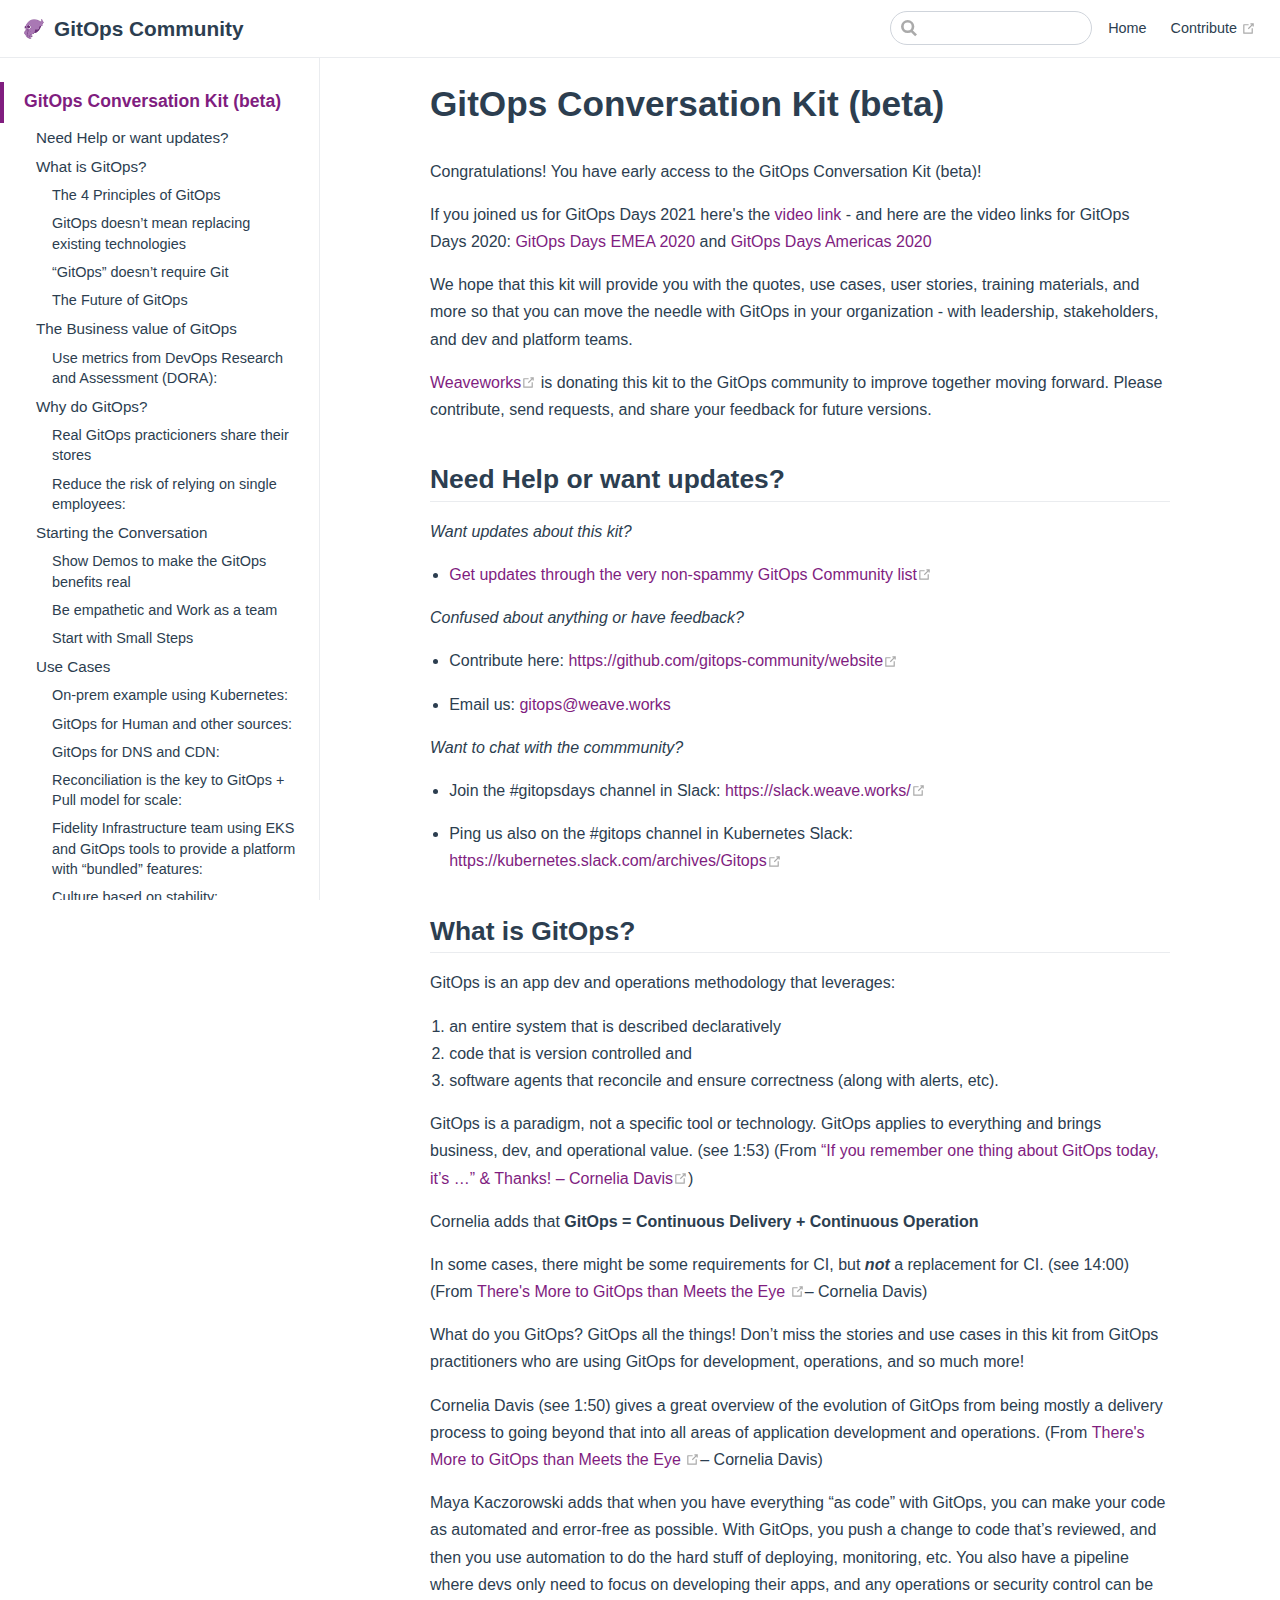
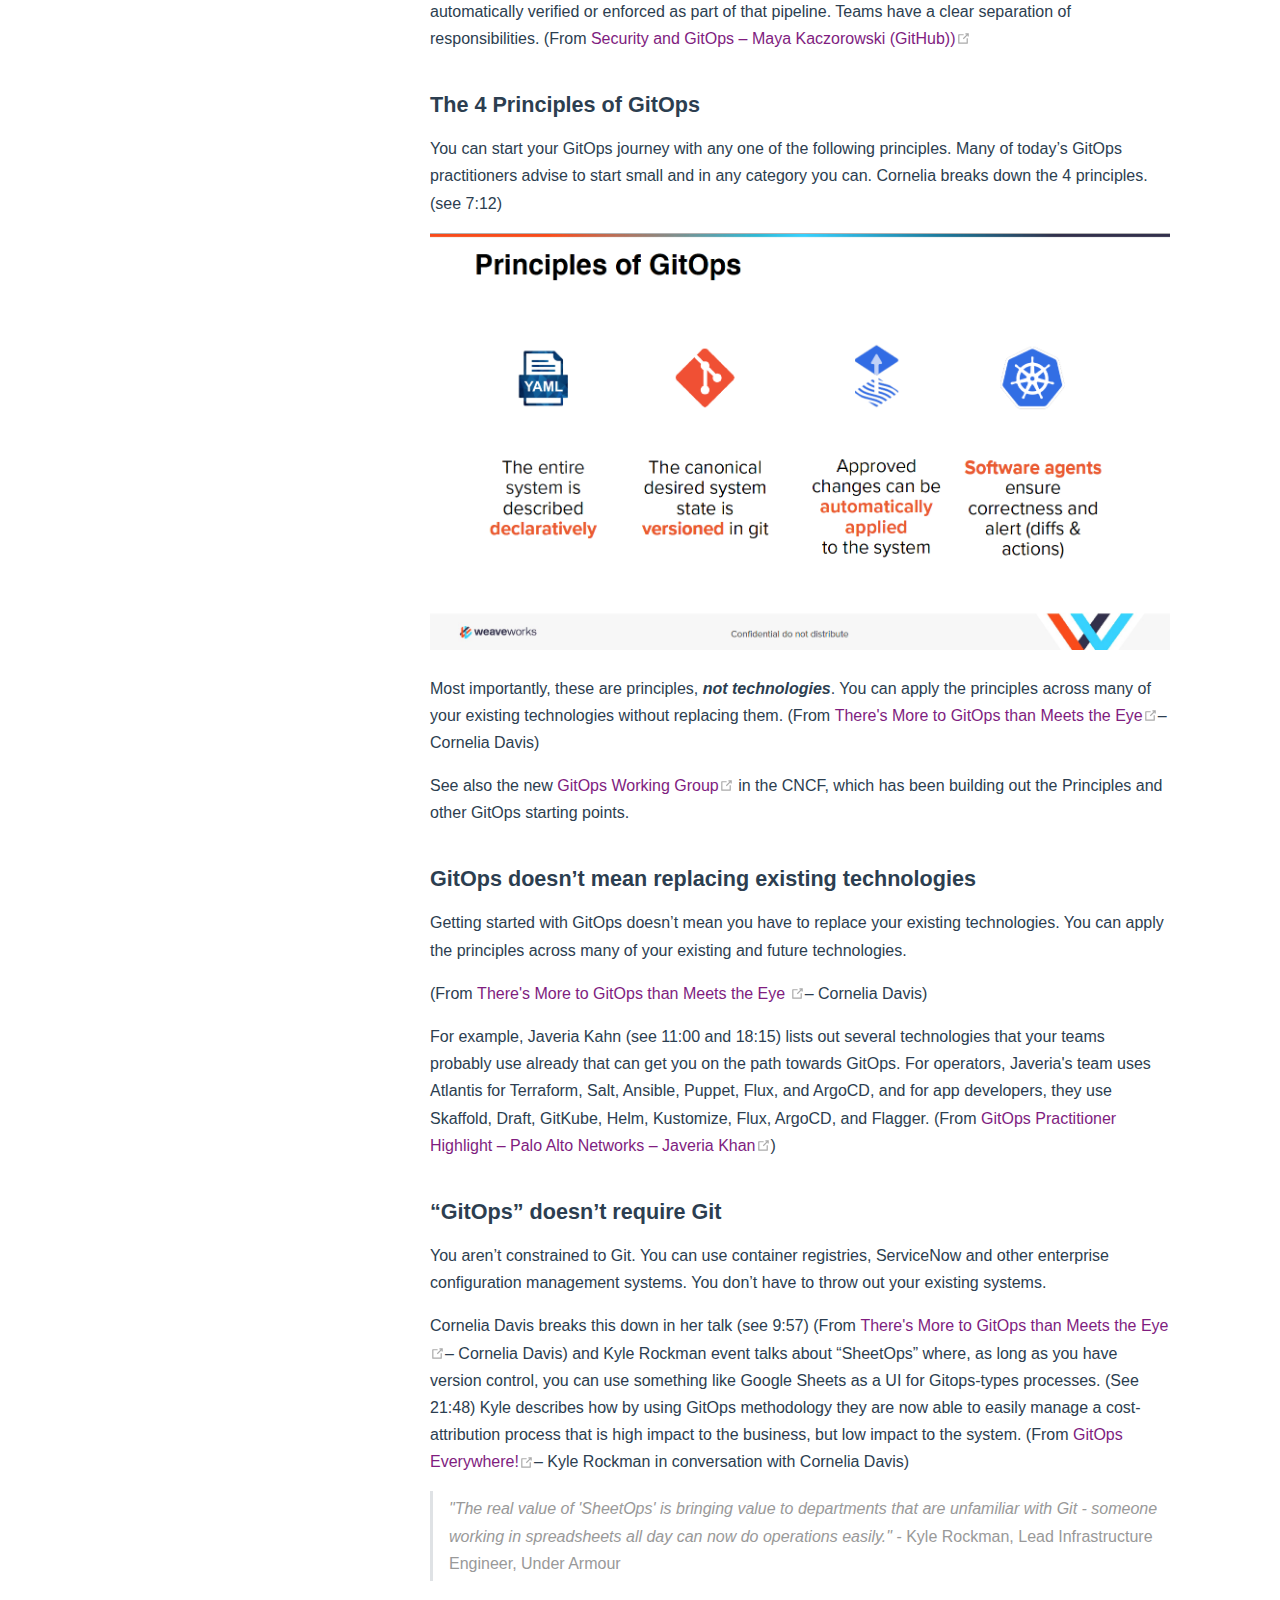
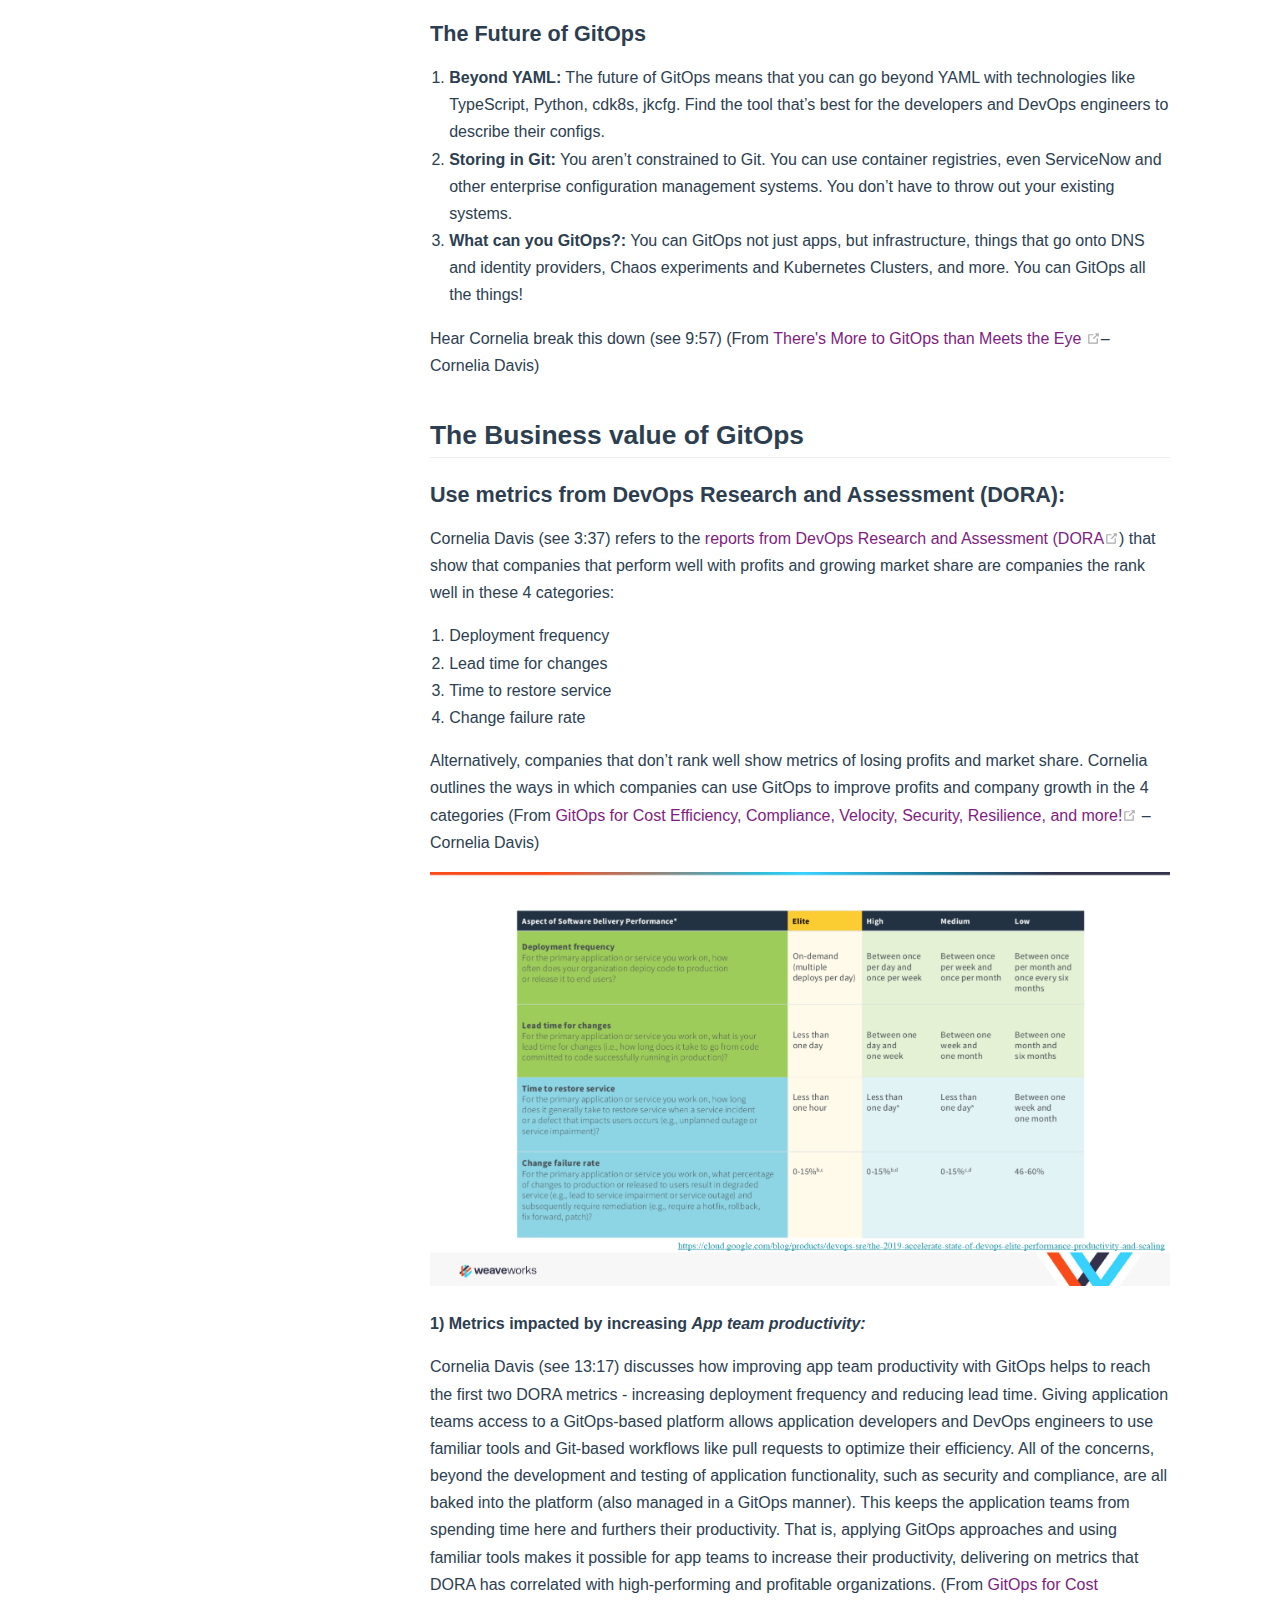
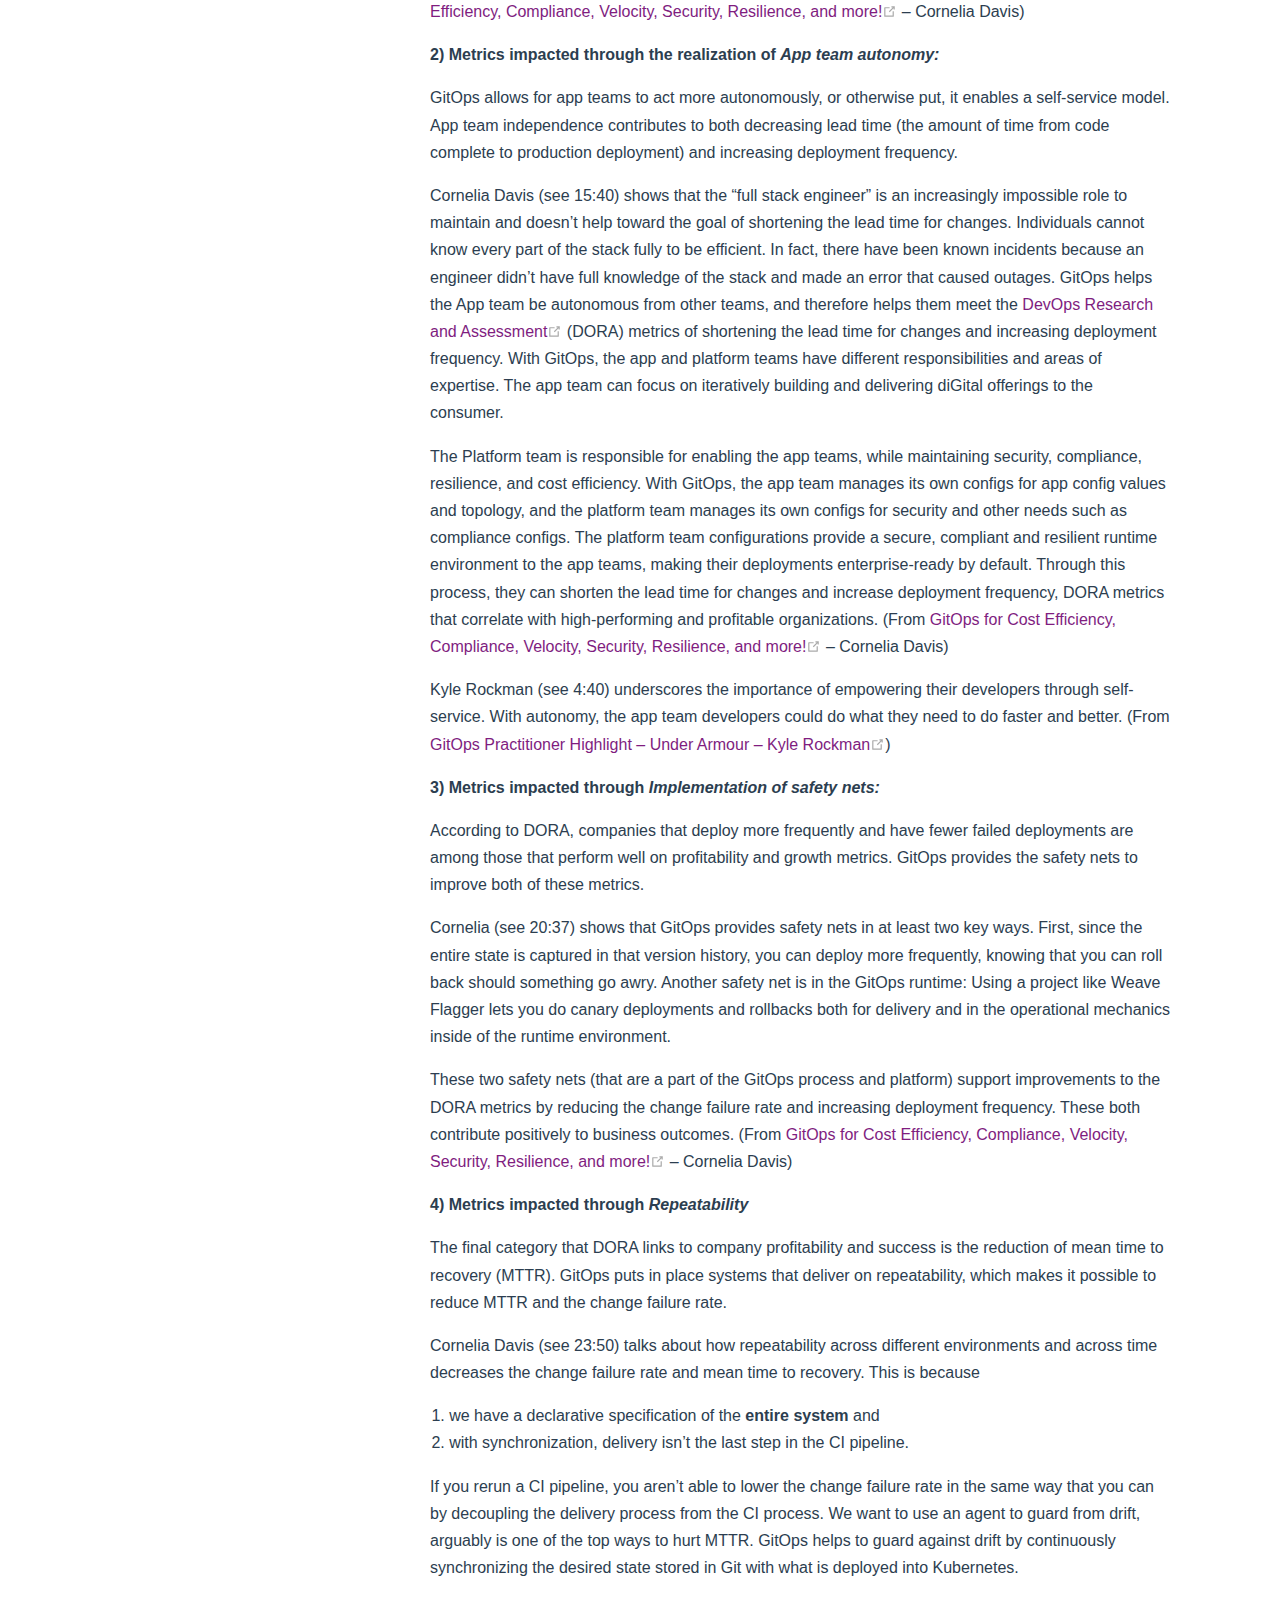
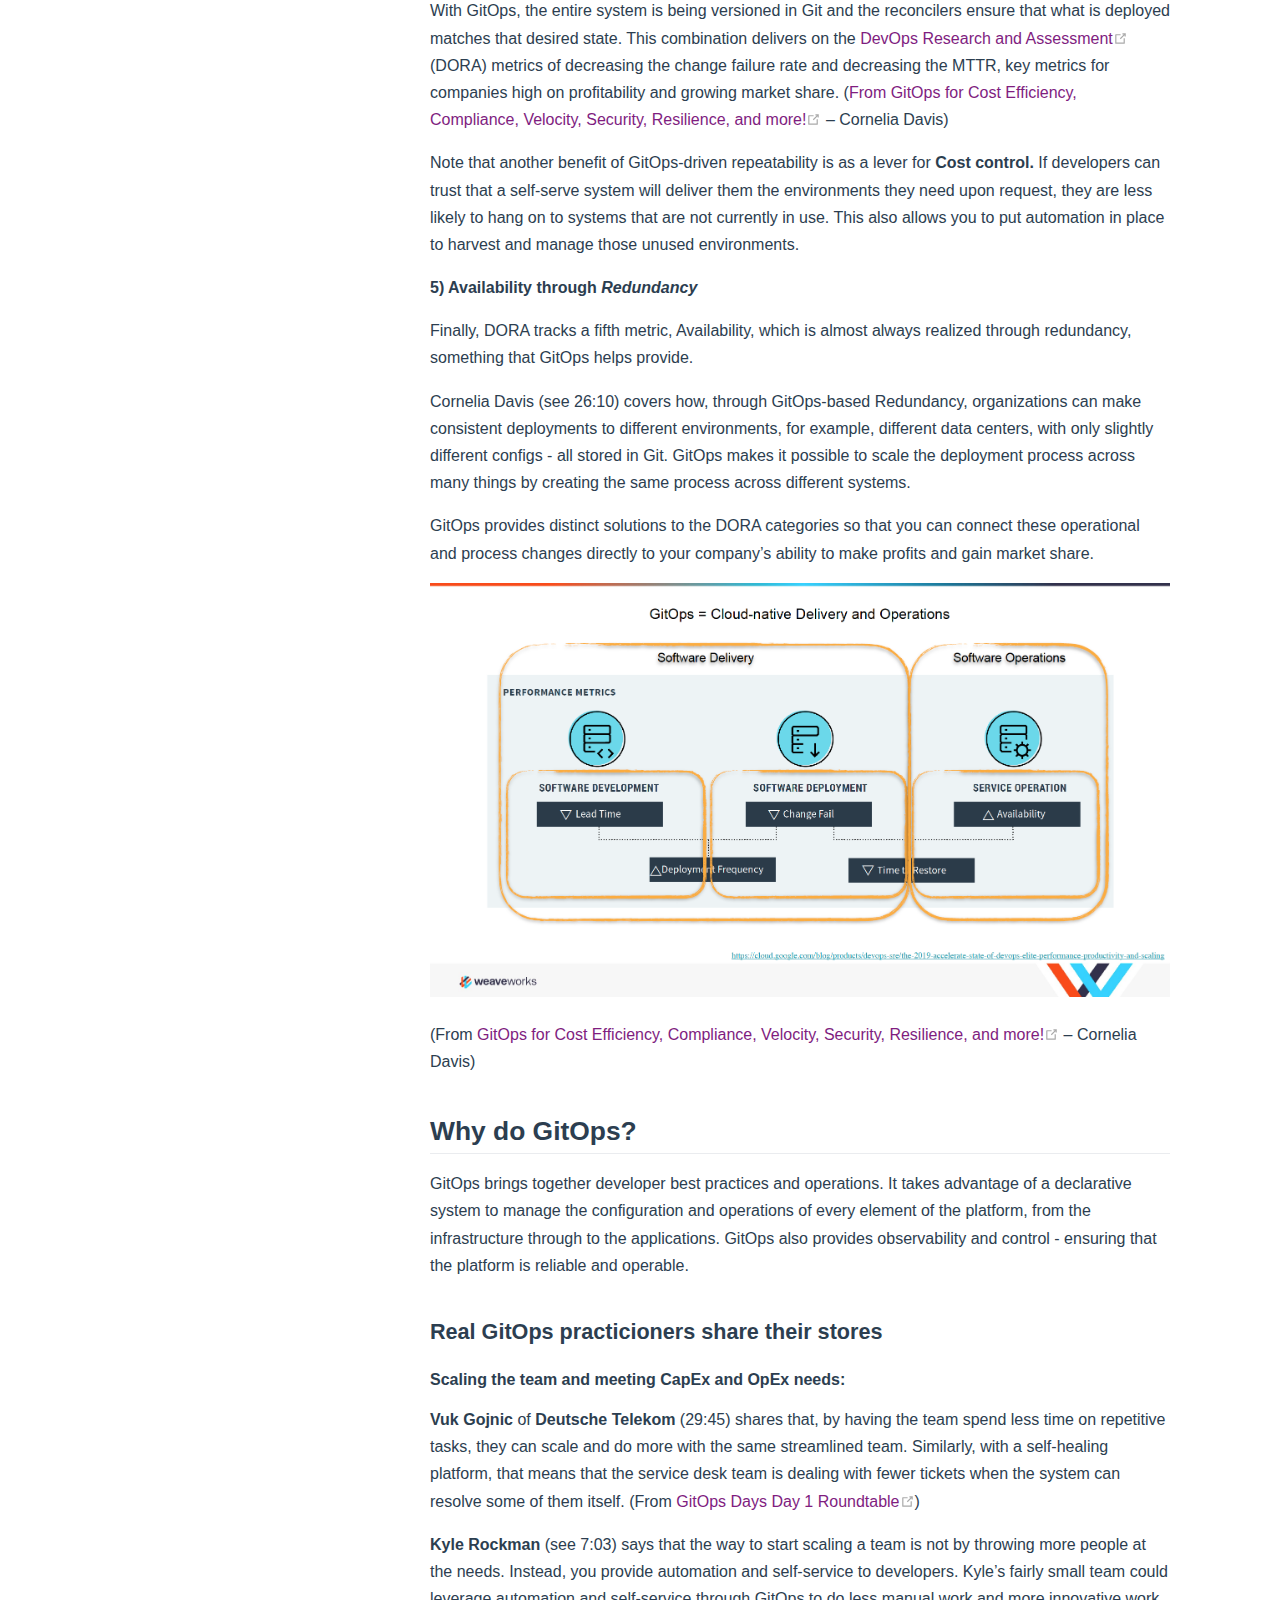
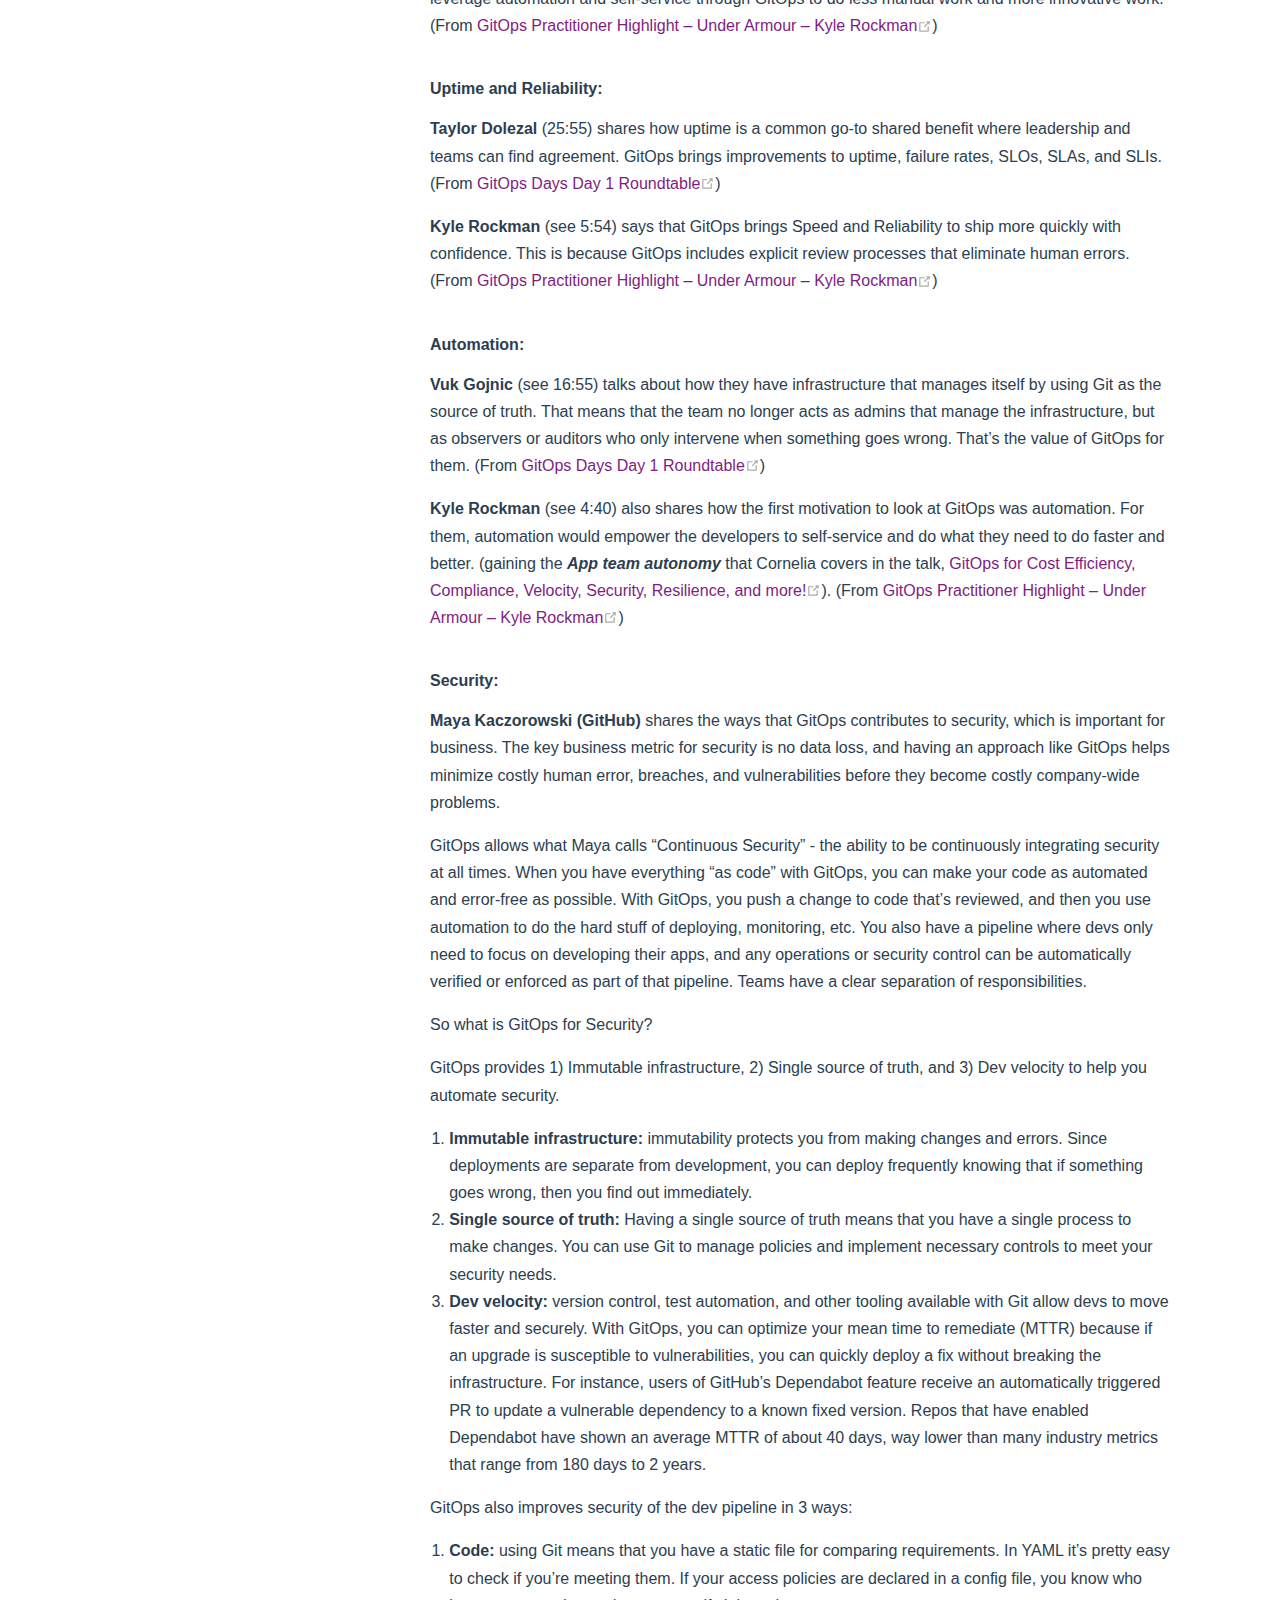
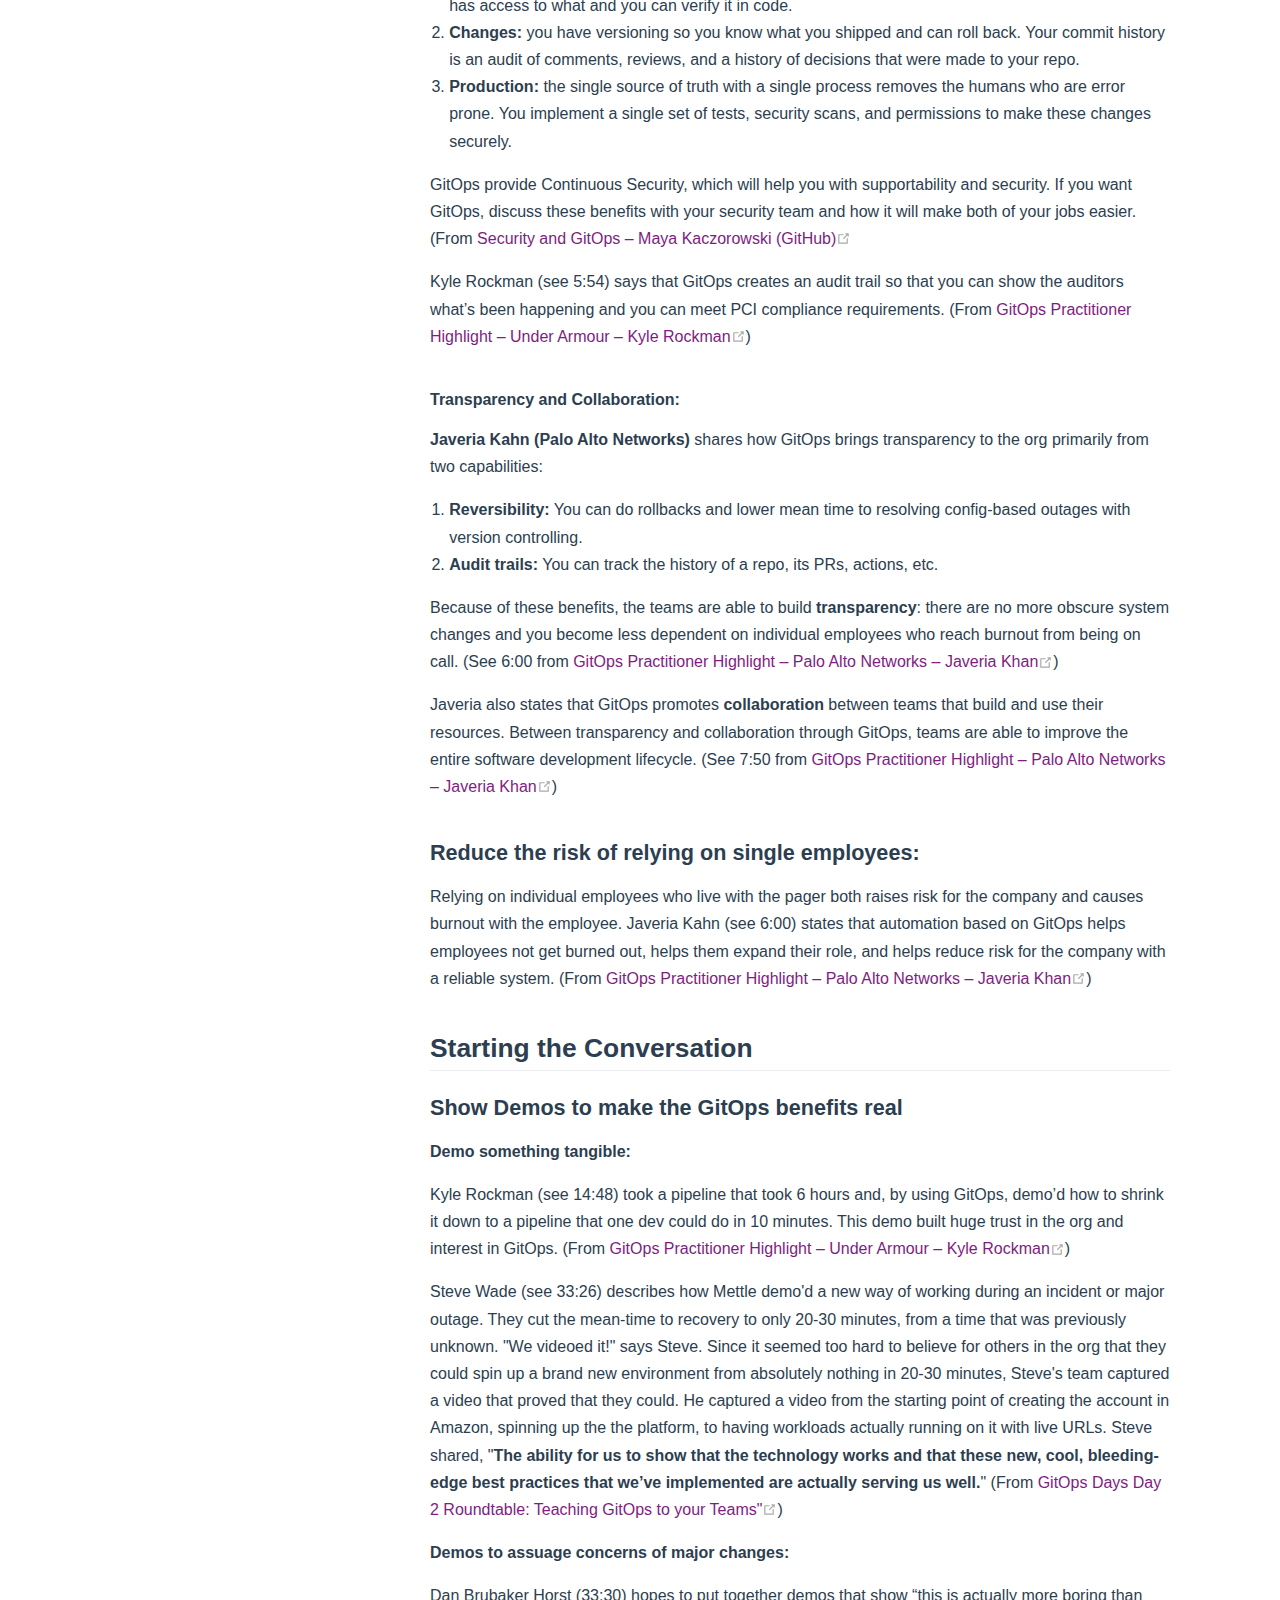
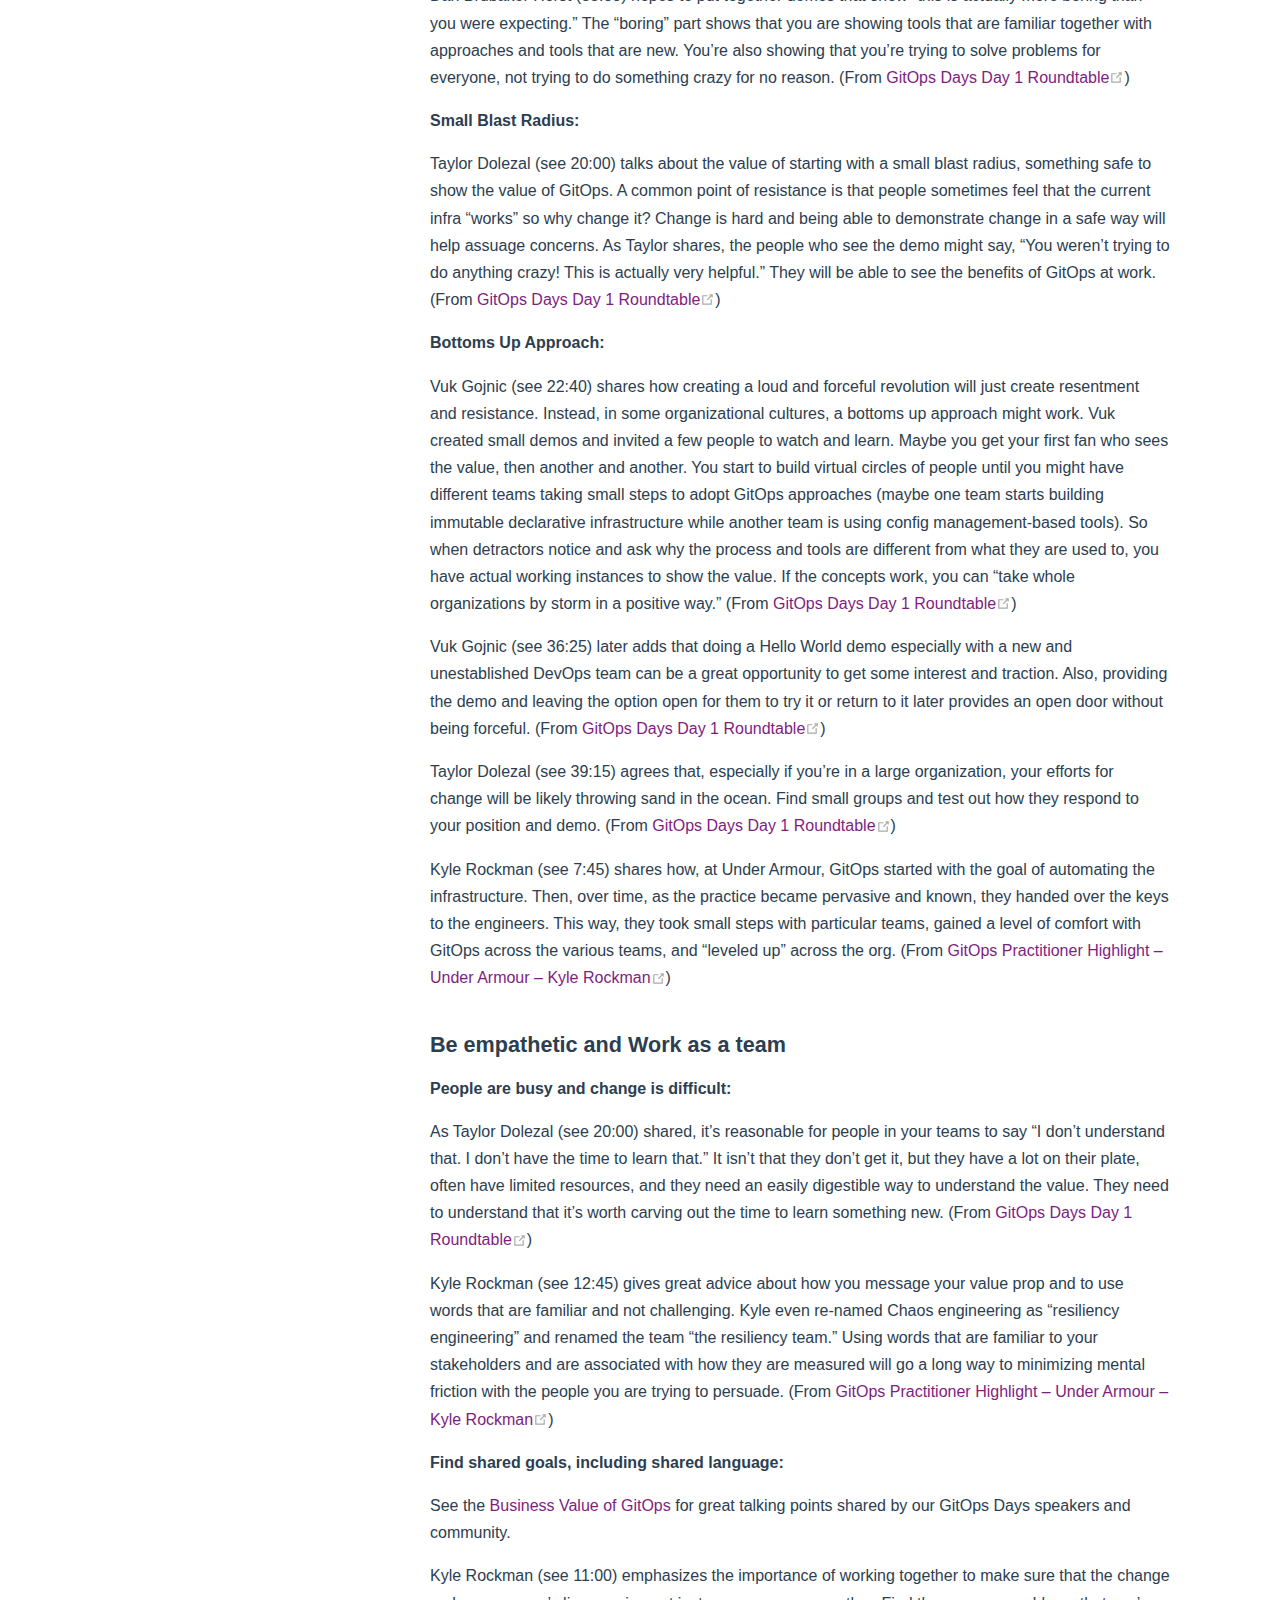
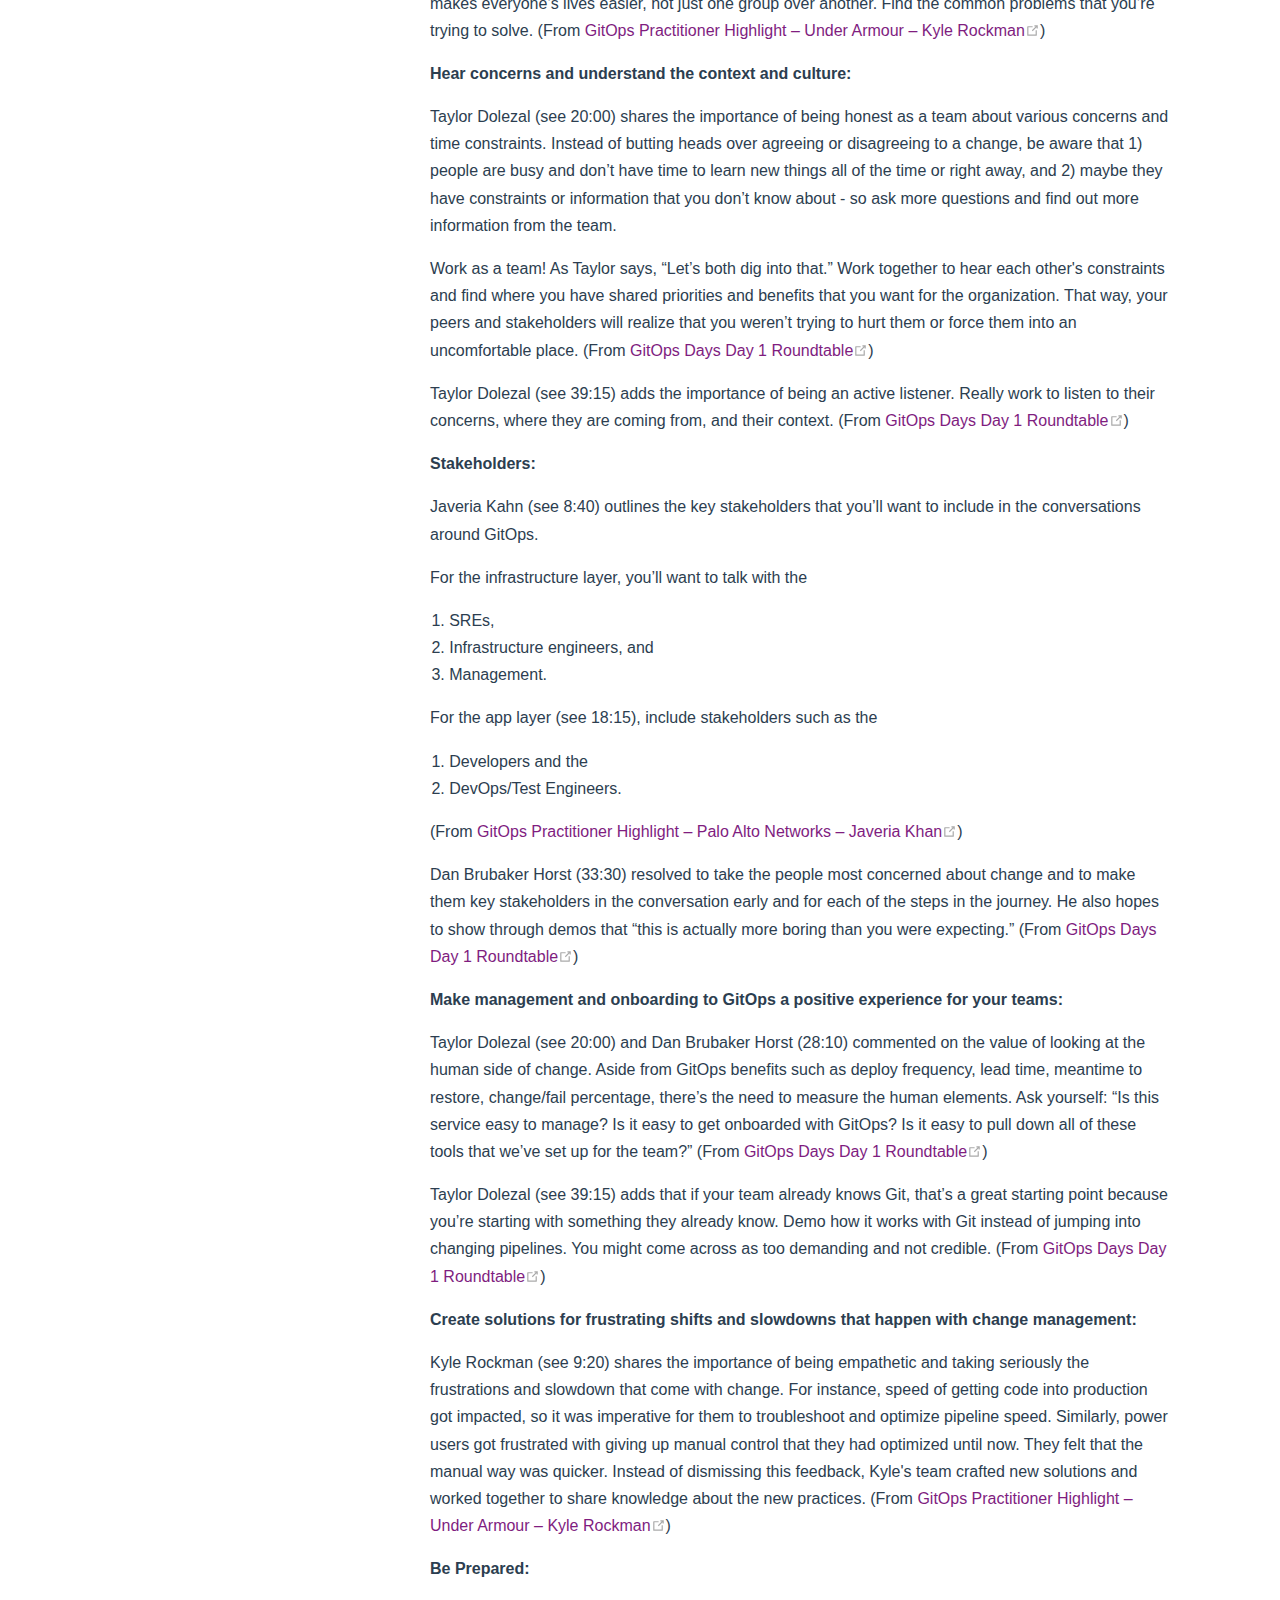
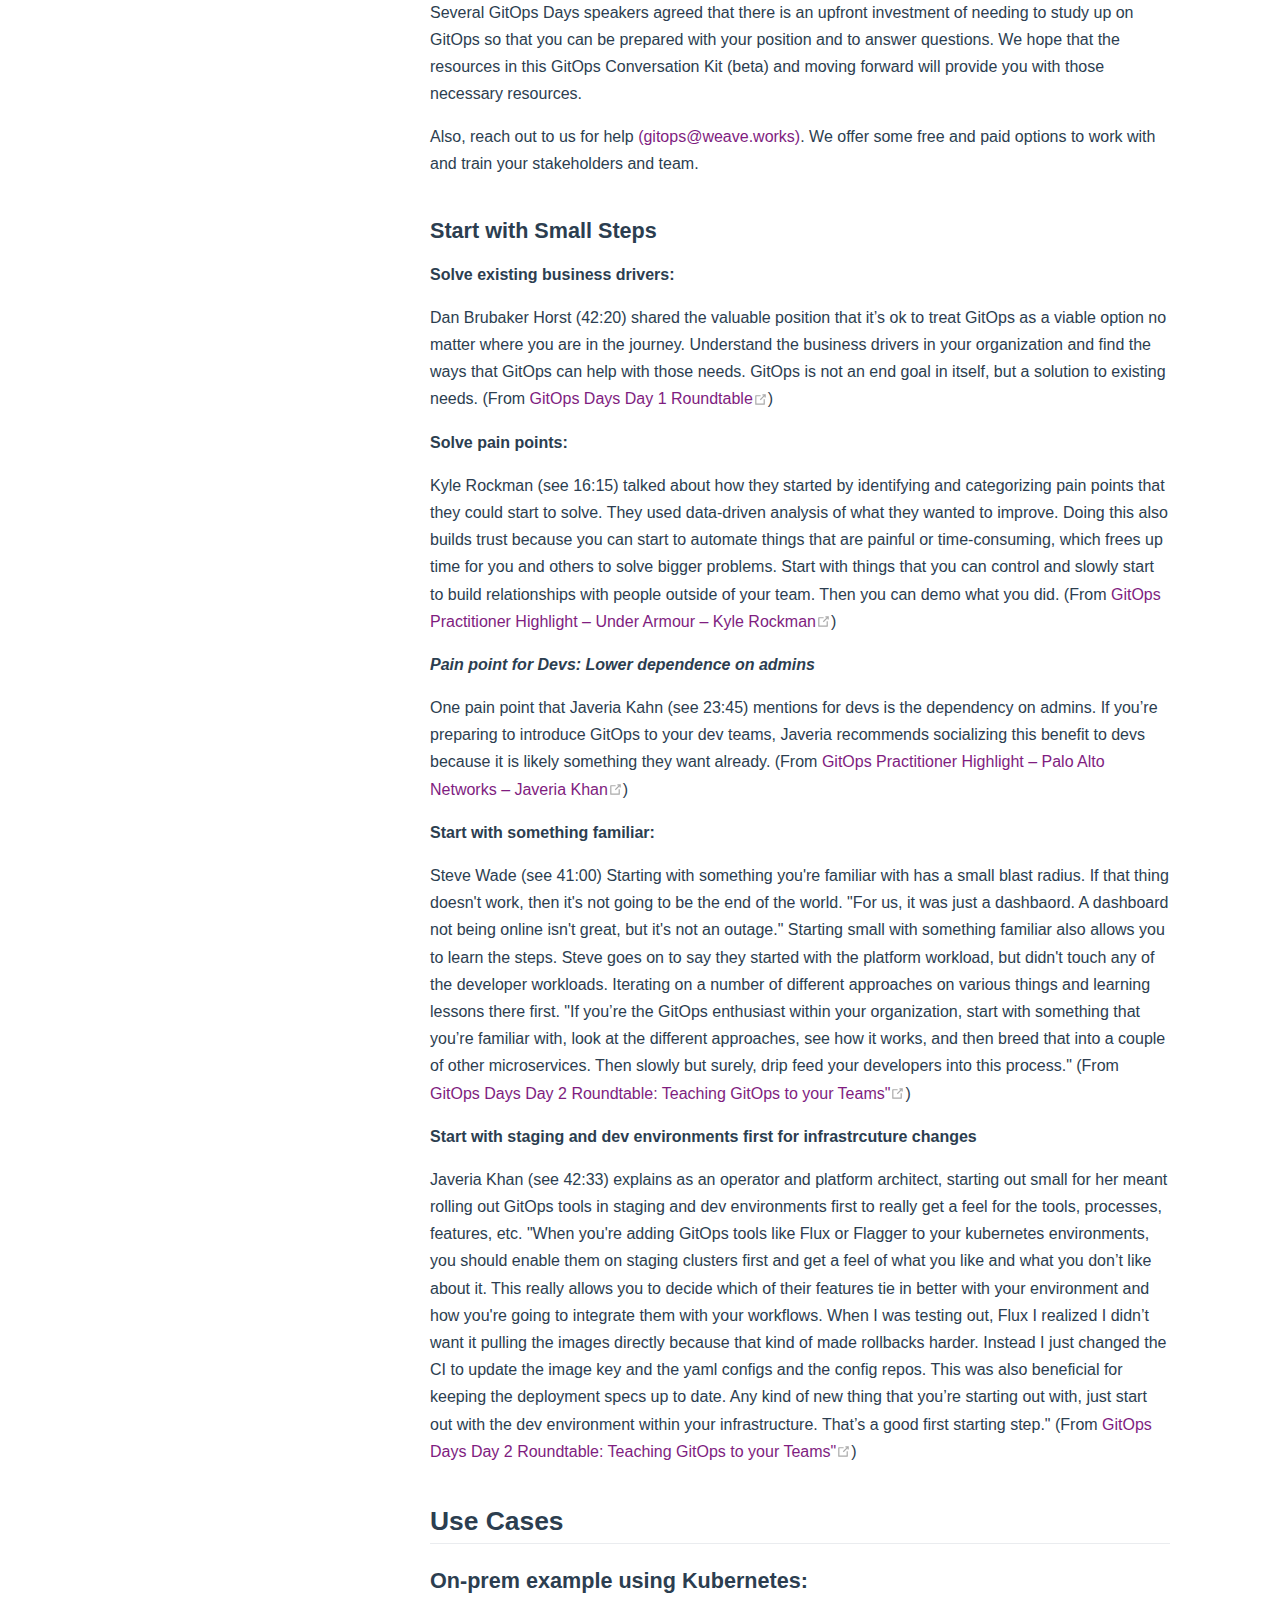
<file: kit/index.html>
<!DOCTYPE html>
<html lang="en-US">
  <head>
    <meta charset="utf-8">
    <meta name="viewport" content="width=device-width,initial-scale=1">
    <title>GitOps Conversation Kit (beta) | GitOps Community</title>
    <meta name="generator" content="VuePress 1.5.0">
    <link rel="icon" href="/cuddle_fish.png">
    <link rel="stylesheet" href="/website.css">
    <meta name="description" content="Learn how to bring GitOps to your team">
    <link rel="preload" href="/assets/css/0.styles.6a142578.css" as="style"><link rel="preload" href="/assets/js/app.b82b8f6b.js" as="script"><link rel="preload" href="/assets/js/2.03ebac81.js" as="script"><link rel="preload" href="/assets/js/6.83b28e7e.js" as="script"><link rel="prefetch" href="/assets/js/3.1dc62ad2.js"><link rel="prefetch" href="/assets/js/4.2b7fc900.js"><link rel="prefetch" href="/assets/js/5.316ba494.js">
    <link rel="stylesheet" href="/assets/css/0.styles.6a142578.css">
  </head>
  <body>
    <div id="app" data-server-rendered="true"><div class="theme-container"><header class="navbar"><div class="sidebar-button"><svg xmlns="http://www.w3.org/2000/svg" aria-hidden="true" role="img" viewBox="0 0 448 512" class="icon"><path fill="currentColor" d="M436 124H12c-6.627 0-12-5.373-12-12V80c0-6.627 5.373-12 12-12h424c6.627 0 12 5.373 12 12v32c0 6.627-5.373 12-12 12zm0 160H12c-6.627 0-12-5.373-12-12v-32c0-6.627 5.373-12 12-12h424c6.627 0 12 5.373 12 12v32c0 6.627-5.373 12-12 12zm0 160H12c-6.627 0-12-5.373-12-12v-32c0-6.627 5.373-12 12-12h424c6.627 0 12 5.373 12 12v32c0 6.627-5.373 12-12 12z"></path></svg></div> <a href="/" class="home-link router-link-active"><!----> <span class="site-name">GitOps Community</span></a> <div class="links"><div class="search-box"><input aria-label="Search" autocomplete="off" spellcheck="false" value=""> <!----></div> <nav class="nav-links can-hide"><div class="nav-item"><a href="/" class="nav-link">
  Home
</a></div><div class="nav-item"><a href="https://github.com/gitops-community/website" target="_blank" rel="noopener noreferrer" class="nav-link external">
  Contribute
  <svg xmlns="http://www.w3.org/2000/svg" aria-hidden="true" x="0px" y="0px" viewBox="0 0 100 100" width="15" height="15" class="icon outbound"><path fill="currentColor" d="M18.8,85.1h56l0,0c2.2,0,4-1.8,4-4v-32h-8v28h-48v-48h28v-8h-32l0,0c-2.2,0-4,1.8-4,4v56C14.8,83.3,16.6,85.1,18.8,85.1z"></path> <polygon fill="currentColor" points="45.7,48.7 51.3,54.3 77.2,28.5 77.2,37.2 85.2,37.2 85.2,14.9 62.8,14.9 62.8,22.9 71.5,22.9"></polygon></svg></a></div> <!----></nav></div></header> <div class="sidebar-mask"></div> <aside class="sidebar"><nav class="nav-links"><div class="nav-item"><a href="/" class="nav-link">
  Home
</a></div><div class="nav-item"><a href="https://github.com/gitops-community/website" target="_blank" rel="noopener noreferrer" class="nav-link external">
  Contribute
  <svg xmlns="http://www.w3.org/2000/svg" aria-hidden="true" x="0px" y="0px" viewBox="0 0 100 100" width="15" height="15" class="icon outbound"><path fill="currentColor" d="M18.8,85.1h56l0,0c2.2,0,4-1.8,4-4v-32h-8v28h-48v-48h28v-8h-32l0,0c-2.2,0-4,1.8-4,4v56C14.8,83.3,16.6,85.1,18.8,85.1z"></path> <polygon fill="currentColor" points="45.7,48.7 51.3,54.3 77.2,28.5 77.2,37.2 85.2,37.2 85.2,14.9 62.8,14.9 62.8,22.9 71.5,22.9"></polygon></svg></a></div> <!----></nav>  <ul class="sidebar-links"><li><a href="/kit/" aria-current="page" class="active sidebar-link">GitOps Conversation Kit (beta)</a><ul class="sidebar-sub-headers"><li class="sidebar-sub-header"><a href="/kit/#need-help-or-want-updates" class="sidebar-link">Need Help or want updates?</a></li><li class="sidebar-sub-header"><a href="/kit/#what-is-gitops" class="sidebar-link">What is GitOps?</a><ul class="sidebar-sub-headers"><li class="sidebar-sub-header"><a href="/kit/#the-4-principles-of-gitops" class="sidebar-link">The 4 Principles of GitOps</a></li><li class="sidebar-sub-header"><a href="/kit/#gitops-doesn-t-mean-replacing-existing-technologies" class="sidebar-link">GitOps doesn’t mean replacing existing technologies</a></li><li class="sidebar-sub-header"><a href="/kit/#gitops-doesn-t-require-git" class="sidebar-link">“GitOps” doesn’t require Git</a></li><li class="sidebar-sub-header"><a href="/kit/#the-future-of-gitops" class="sidebar-link">The Future of GitOps</a></li></ul></li><li class="sidebar-sub-header"><a href="/kit/#the-business-value-of-gitops" class="sidebar-link">The Business value of GitOps</a><ul class="sidebar-sub-headers"><li class="sidebar-sub-header"><a href="/kit/#use-metrics-from-devops-research-and-assessment-dora" class="sidebar-link">Use metrics from DevOps Research and Assessment (DORA):</a></li></ul></li><li class="sidebar-sub-header"><a href="/kit/#why-do-gitops" class="sidebar-link">Why do GitOps?</a><ul class="sidebar-sub-headers"><li class="sidebar-sub-header"><a href="/kit/#real-gitops-practicioners-share-their-stores" class="sidebar-link">Real GitOps practicioners share their stores</a></li><li class="sidebar-sub-header"><a href="/kit/#reduce-the-risk-of-relying-on-single-employees" class="sidebar-link">Reduce the risk of relying on single employees:</a></li></ul></li><li class="sidebar-sub-header"><a href="/kit/#starting-the-conversation" class="sidebar-link">Starting the Conversation</a><ul class="sidebar-sub-headers"><li class="sidebar-sub-header"><a href="/kit/#show-demos-to-make-the-gitops-benefits-real" class="sidebar-link">Show Demos to make the GitOps benefits real</a></li><li class="sidebar-sub-header"><a href="/kit/#be-empathetic-and-work-as-a-team" class="sidebar-link">Be empathetic and Work as a team</a></li><li class="sidebar-sub-header"><a href="/kit/#start-with-small-steps" class="sidebar-link">Start with Small Steps</a></li></ul></li><li class="sidebar-sub-header"><a href="/kit/#use-cases" class="sidebar-link">Use Cases</a><ul class="sidebar-sub-headers"><li class="sidebar-sub-header"><a href="/kit/#on-prem-example-using-kubernetes" class="sidebar-link">On-prem example using Kubernetes:</a></li><li class="sidebar-sub-header"><a href="/kit/#gitops-for-human-and-other-sources" class="sidebar-link">GitOps for Human and other sources:</a></li><li class="sidebar-sub-header"><a href="/kit/#gitops-for-dns-and-cdn" class="sidebar-link">GitOps for DNS and CDN:</a></li><li class="sidebar-sub-header"><a href="/kit/#reconciliation-is-the-key-to-gitops-pull-model-for-scale" class="sidebar-link">Reconciliation is the key to GitOps + Pull model for scale:</a></li><li class="sidebar-sub-header"><a href="/kit/#fidelity-infrastructure-team-using-eks-and-gitops-tools-to-provide-a-platform-with-bundled-features" class="sidebar-link">Fidelity Infrastructure team using EKS and GitOps tools to provide a platform with “bundled” features:</a></li><li class="sidebar-sub-header"><a href="/kit/#culture-based-on-stability" class="sidebar-link">Culture based on stability:</a></li><li class="sidebar-sub-header"><a href="/kit/#gitops-that-started-with-the-infrastructure-team" class="sidebar-link">GitOps that started with the infrastructure team:</a></li></ul></li><li class="sidebar-sub-header"><a href="/kit/#first-gitops-steps-for-your-dev-and-platform-teams" class="sidebar-link">First GitOps steps for your dev and platform teams</a><ul class="sidebar-sub-headers"><li class="sidebar-sub-header"><a href="/kit/#gitops-resources" class="sidebar-link">GitOps Resources:</a></li><li class="sidebar-sub-header"><a href="/kit/#gitops-tools" class="sidebar-link">GitOps Tools:</a></li><li class="sidebar-sub-header"><a href="/kit/#things-to-teach" class="sidebar-link">Things to teach:</a></li></ul></li><li class="sidebar-sub-header"><a href="/kit/#gitops-days-2021-youtube-playlist" class="sidebar-link">GitOps Days 2021 YouTube Playlist</a></li><li class="sidebar-sub-header"><a href="/kit/#gitops-days-2021-slides" class="sidebar-link">GitOps Days 2021 Slides</a></li><li class="sidebar-sub-header"><a href="/kit/#gitops-days-emea-2020-youtube-playlist" class="sidebar-link">GitOps Days EMEA 2020 YouTube Playlist</a></li><li class="sidebar-sub-header"><a href="/kit/#gitops-days-emea-2020-slides" class="sidebar-link">GitOps Days EMEA 2020 Slides</a></li><li class="sidebar-sub-header"><a href="/kit/#gitops-days-2020-youtube-playlist" class="sidebar-link">GitOps Days 2020 YouTube Playlist</a></li><li class="sidebar-sub-header"><a href="/kit/#gitops-days-2020-slides" class="sidebar-link">GitOps Days 2020 Slides</a></li></ul></li></ul> </aside> <main class="page"> <div class="theme-default-content content__default"><h1 id="gitops-conversation-kit-beta"><a href="#gitops-conversation-kit-beta" class="header-anchor">#</a> GitOps Conversation Kit (beta)</h1> <p>Congratulations! You have early access to the GitOps Conversation Kit (beta)!</p> <p>If you joined us for GitOps Days 2021 here's the <a href="/#gitops-days-2021-youtube-playlist">video link</a> - and here are the video links for GitOps Days 2020: <a href="/#gitops-days-emea-2020-youtube-playlist">GitOps Days EMEA 2020</a> and <a href="#gitops-days-2020-youtube-playlist">GitOps Days Americas 2020</a></p> <p>We hope that this kit will provide you with the quotes, use cases, user stories, training materials, and more so that you can move the needle with GitOps in your organization - with leadership, stakeholders, and dev and platform teams.</p> <p><a href="https://www.weave.works/" target="_blank" rel="noopener noreferrer">Weaveworks<svg xmlns="http://www.w3.org/2000/svg" aria-hidden="true" x="0px" y="0px" viewBox="0 0 100 100" width="15" height="15" class="icon outbound"><path fill="currentColor" d="M18.8,85.1h56l0,0c2.2,0,4-1.8,4-4v-32h-8v28h-48v-48h28v-8h-32l0,0c-2.2,0-4,1.8-4,4v56C14.8,83.3,16.6,85.1,18.8,85.1z"></path> <polygon fill="currentColor" points="45.7,48.7 51.3,54.3 77.2,28.5 77.2,37.2 85.2,37.2 85.2,14.9 62.8,14.9 62.8,22.9 71.5,22.9"></polygon></svg></a> is donating this kit to the GitOps community to improve together moving forward. Please contribute, send requests, and share your feedback for future versions.</p> <h2 id="need-help-or-want-updates"><a href="#need-help-or-want-updates" class="header-anchor">#</a> Need Help or want updates?</h2> <p><em>Want updates about this kit?</em></p> <ul><li><a href="https://mailchi.mp/7e9e02588c50/gitops-community" target="_blank" rel="noopener noreferrer">Get updates through the very non-spammy GitOps Community list<svg xmlns="http://www.w3.org/2000/svg" aria-hidden="true" x="0px" y="0px" viewBox="0 0 100 100" width="15" height="15" class="icon outbound"><path fill="currentColor" d="M18.8,85.1h56l0,0c2.2,0,4-1.8,4-4v-32h-8v28h-48v-48h28v-8h-32l0,0c-2.2,0-4,1.8-4,4v56C14.8,83.3,16.6,85.1,18.8,85.1z"></path> <polygon fill="currentColor" points="45.7,48.7 51.3,54.3 77.2,28.5 77.2,37.2 85.2,37.2 85.2,14.9 62.8,14.9 62.8,22.9 71.5,22.9"></polygon></svg></a></li></ul> <p><em>Confused about anything or have feedback?</em></p> <ul><li><p>Contribute here: <a href="https://github.com/gitops-community/website" target="_blank" rel="noopener noreferrer">https://github.com/gitops-community/website<svg xmlns="http://www.w3.org/2000/svg" aria-hidden="true" x="0px" y="0px" viewBox="0 0 100 100" width="15" height="15" class="icon outbound"><path fill="currentColor" d="M18.8,85.1h56l0,0c2.2,0,4-1.8,4-4v-32h-8v28h-48v-48h28v-8h-32l0,0c-2.2,0-4,1.8-4,4v56C14.8,83.3,16.6,85.1,18.8,85.1z"></path> <polygon fill="currentColor" points="45.7,48.7 51.3,54.3 77.2,28.5 77.2,37.2 85.2,37.2 85.2,14.9 62.8,14.9 62.8,22.9 71.5,22.9"></polygon></svg></a></p></li> <li><p>Email us: <a href="mailto:gitops@weave.works">gitops@weave.works</a></p></li></ul> <p><em>Want to chat with the commmunity?</em></p> <ul><li><p>Join the #gitopsdays channel in Slack: <a href="https://slack.weave.works/" target="_blank" rel="noopener noreferrer">https://slack.weave.works/<svg xmlns="http://www.w3.org/2000/svg" aria-hidden="true" x="0px" y="0px" viewBox="0 0 100 100" width="15" height="15" class="icon outbound"><path fill="currentColor" d="M18.8,85.1h56l0,0c2.2,0,4-1.8,4-4v-32h-8v28h-48v-48h28v-8h-32l0,0c-2.2,0-4,1.8-4,4v56C14.8,83.3,16.6,85.1,18.8,85.1z"></path> <polygon fill="currentColor" points="45.7,48.7 51.3,54.3 77.2,28.5 77.2,37.2 85.2,37.2 85.2,14.9 62.8,14.9 62.8,22.9 71.5,22.9"></polygon></svg></a></p></li> <li><p>Ping us also on the #gitops channel in Kubernetes Slack: <a href="https://kubernetes.slack.com/archives/gitops" target="_blank" rel="noopener noreferrer">https://kubernetes.slack.com/archives/Gitops<svg xmlns="http://www.w3.org/2000/svg" aria-hidden="true" x="0px" y="0px" viewBox="0 0 100 100" width="15" height="15" class="icon outbound"><path fill="currentColor" d="M18.8,85.1h56l0,0c2.2,0,4-1.8,4-4v-32h-8v28h-48v-48h28v-8h-32l0,0c-2.2,0-4,1.8-4,4v56C14.8,83.3,16.6,85.1,18.8,85.1z"></path> <polygon fill="currentColor" points="45.7,48.7 51.3,54.3 77.2,28.5 77.2,37.2 85.2,37.2 85.2,14.9 62.8,14.9 62.8,22.9 71.5,22.9"></polygon></svg></a></p></li></ul> <h2 id="what-is-gitops"><a href="#what-is-gitops" class="header-anchor">#</a> What is GitOps?</h2> <p>GitOps is an app dev and operations methodology that leverages:</p> <ol><li>an entire system that is described declaratively</li> <li>code that is version controlled and</li> <li>software agents that reconcile and ensure correctness (along with alerts, etc).</li></ol> <p>GitOps is a paradigm, not a specific tool or technology. GitOps applies to everything and brings business, dev, and operational value. (see 1:53) (From <a href="https://youtu.be/F4OnL1PWJXg" target="_blank" rel="noopener noreferrer">“If you remember one thing about GitOps today, it’s …” &amp; Thanks! – Cornelia Davis<svg xmlns="http://www.w3.org/2000/svg" aria-hidden="true" x="0px" y="0px" viewBox="0 0 100 100" width="15" height="15" class="icon outbound"><path fill="currentColor" d="M18.8,85.1h56l0,0c2.2,0,4-1.8,4-4v-32h-8v28h-48v-48h28v-8h-32l0,0c-2.2,0-4,1.8-4,4v56C14.8,83.3,16.6,85.1,18.8,85.1z"></path> <polygon fill="currentColor" points="45.7,48.7 51.3,54.3 77.2,28.5 77.2,37.2 85.2,37.2 85.2,14.9 62.8,14.9 62.8,22.9 71.5,22.9"></polygon></svg></a>)</p> <p>Cornelia adds that <strong>GitOps = Continuous Delivery + Continuous Operation</strong></p> <p>In some cases, there might be some requirements for CI, but <strong><em>not</em></strong> a replacement for CI. (see 14:00)
(From <a href="https://youtu.be/_pdZnVzQIwc" target="_blank" rel="noopener noreferrer">There's More to GitOps than Meets the Eye <svg xmlns="http://www.w3.org/2000/svg" aria-hidden="true" x="0px" y="0px" viewBox="0 0 100 100" width="15" height="15" class="icon outbound"><path fill="currentColor" d="M18.8,85.1h56l0,0c2.2,0,4-1.8,4-4v-32h-8v28h-48v-48h28v-8h-32l0,0c-2.2,0-4,1.8-4,4v56C14.8,83.3,16.6,85.1,18.8,85.1z"></path> <polygon fill="currentColor" points="45.7,48.7 51.3,54.3 77.2,28.5 77.2,37.2 85.2,37.2 85.2,14.9 62.8,14.9 62.8,22.9 71.5,22.9"></polygon></svg></a>– Cornelia Davis)</p> <p>What do you GitOps? GitOps all the things! Don’t miss the stories and use cases in this kit from GitOps practitioners who are using GitOps for development, operations, and so much more!</p> <p>Cornelia Davis (see 1:50) gives a great overview of the evolution of GitOps from being mostly a delivery process to going beyond that into all areas of application development and operations. (From <a href="https://youtu.be/_pdZnVzQIwc" target="_blank" rel="noopener noreferrer">There's More to GitOps than Meets the Eye <svg xmlns="http://www.w3.org/2000/svg" aria-hidden="true" x="0px" y="0px" viewBox="0 0 100 100" width="15" height="15" class="icon outbound"><path fill="currentColor" d="M18.8,85.1h56l0,0c2.2,0,4-1.8,4-4v-32h-8v28h-48v-48h28v-8h-32l0,0c-2.2,0-4,1.8-4,4v56C14.8,83.3,16.6,85.1,18.8,85.1z"></path> <polygon fill="currentColor" points="45.7,48.7 51.3,54.3 77.2,28.5 77.2,37.2 85.2,37.2 85.2,14.9 62.8,14.9 62.8,22.9 71.5,22.9"></polygon></svg></a>– Cornelia Davis)</p> <p>Maya Kaczorowski adds that when you have everything “as code” with GitOps, you can make your code as automated and error-free as possible. With GitOps, you push a change to code that’s reviewed, and then you use automation to do the hard stuff of deploying, monitoring, etc. You also have a pipeline where devs only need to focus on developing their apps, and any operations or security control can be automatically verified or enforced as part of that pipeline. Teams have a clear separation of responsibilities. (From <a href="https://youtu.be/mneDm2ebl-g" target="_blank" rel="noopener noreferrer">Security and GitOps – Maya Kaczorowski (GitHub))<svg xmlns="http://www.w3.org/2000/svg" aria-hidden="true" x="0px" y="0px" viewBox="0 0 100 100" width="15" height="15" class="icon outbound"><path fill="currentColor" d="M18.8,85.1h56l0,0c2.2,0,4-1.8,4-4v-32h-8v28h-48v-48h28v-8h-32l0,0c-2.2,0-4,1.8-4,4v56C14.8,83.3,16.6,85.1,18.8,85.1z"></path> <polygon fill="currentColor" points="45.7,48.7 51.3,54.3 77.2,28.5 77.2,37.2 85.2,37.2 85.2,14.9 62.8,14.9 62.8,22.9 71.5,22.9"></polygon></svg></a></p> <h3 id="the-4-principles-of-gitops"><a href="#the-4-principles-of-gitops" class="header-anchor">#</a> The 4 Principles of GitOps</h3> <p>You can start your GitOps journey with any one of the following principles. Many of today’s GitOps practitioners advise to start small and in any category you can. Cornelia breaks down the 4 principles. (see 7:12)</p> <p><img src="/slides/1_More_to_GitOps_Than_Meets_the_Eye_15_Principles_of_GitOps.png" alt="alt_text" title="1_More_to_GitOps_Than_Meets_the_Eye_15_Principles_of_GitOps"></p> <p>Most importantly, these are principles, <strong><em>not technologies</em></strong>. You can apply the principles across many of your existing technologies without replacing them. (From <a href="https://youtu.be/_pdZnVzQIwc" target="_blank" rel="noopener noreferrer">There's More to GitOps than Meets the Eye<svg xmlns="http://www.w3.org/2000/svg" aria-hidden="true" x="0px" y="0px" viewBox="0 0 100 100" width="15" height="15" class="icon outbound"><path fill="currentColor" d="M18.8,85.1h56l0,0c2.2,0,4-1.8,4-4v-32h-8v28h-48v-48h28v-8h-32l0,0c-2.2,0-4,1.8-4,4v56C14.8,83.3,16.6,85.1,18.8,85.1z"></path> <polygon fill="currentColor" points="45.7,48.7 51.3,54.3 77.2,28.5 77.2,37.2 85.2,37.2 85.2,14.9 62.8,14.9 62.8,22.9 71.5,22.9"></polygon></svg></a>– Cornelia Davis)</p> <p>See also the new <a href="https://github.com/gitops-working-group/gitops-working-group#gitops-principles" target="_blank" rel="noopener noreferrer">GitOps Working Group<svg xmlns="http://www.w3.org/2000/svg" aria-hidden="true" x="0px" y="0px" viewBox="0 0 100 100" width="15" height="15" class="icon outbound"><path fill="currentColor" d="M18.8,85.1h56l0,0c2.2,0,4-1.8,4-4v-32h-8v28h-48v-48h28v-8h-32l0,0c-2.2,0-4,1.8-4,4v56C14.8,83.3,16.6,85.1,18.8,85.1z"></path> <polygon fill="currentColor" points="45.7,48.7 51.3,54.3 77.2,28.5 77.2,37.2 85.2,37.2 85.2,14.9 62.8,14.9 62.8,22.9 71.5,22.9"></polygon></svg></a> in the CNCF, which has been building out the Principles and other GitOps starting points.</p> <h3 id="gitops-doesn-t-mean-replacing-existing-technologies"><a href="#gitops-doesn-t-mean-replacing-existing-technologies" class="header-anchor">#</a> GitOps doesn’t mean replacing existing technologies</h3> <p>Getting started with GitOps doesn’t mean you have to replace your existing technologies. You can apply the principles across many of your existing and future technologies.</p> <p>(From <a href="https://youtu.be/_pdZnVzQIwc" target="_blank" rel="noopener noreferrer">There's More to GitOps than Meets the Eye <svg xmlns="http://www.w3.org/2000/svg" aria-hidden="true" x="0px" y="0px" viewBox="0 0 100 100" width="15" height="15" class="icon outbound"><path fill="currentColor" d="M18.8,85.1h56l0,0c2.2,0,4-1.8,4-4v-32h-8v28h-48v-48h28v-8h-32l0,0c-2.2,0-4,1.8-4,4v56C14.8,83.3,16.6,85.1,18.8,85.1z"></path> <polygon fill="currentColor" points="45.7,48.7 51.3,54.3 77.2,28.5 77.2,37.2 85.2,37.2 85.2,14.9 62.8,14.9 62.8,22.9 71.5,22.9"></polygon></svg></a>– Cornelia Davis)</p> <p>For example, Javeria Kahn (see 11:00 and 18:15) lists out several technologies that your teams probably use already that can get you on the path towards GitOps. For operators, Javeria's team uses Atlantis for Terraform, Salt, Ansible, Puppet, Flux, and ArgoCD, and for app developers, they use Skaffold, Draft, GitKube, Helm, Kustomize, Flux, ArgoCD, and Flagger. (From <a href="https://youtu.be/HJHLIGL8NfQ" target="_blank" rel="noopener noreferrer">GitOps Practitioner Highlight – Palo Alto Networks – Javeria Khan<svg xmlns="http://www.w3.org/2000/svg" aria-hidden="true" x="0px" y="0px" viewBox="0 0 100 100" width="15" height="15" class="icon outbound"><path fill="currentColor" d="M18.8,85.1h56l0,0c2.2,0,4-1.8,4-4v-32h-8v28h-48v-48h28v-8h-32l0,0c-2.2,0-4,1.8-4,4v56C14.8,83.3,16.6,85.1,18.8,85.1z"></path> <polygon fill="currentColor" points="45.7,48.7 51.3,54.3 77.2,28.5 77.2,37.2 85.2,37.2 85.2,14.9 62.8,14.9 62.8,22.9 71.5,22.9"></polygon></svg></a>)</p> <h3 id="gitops-doesn-t-require-git"><a href="#gitops-doesn-t-require-git" class="header-anchor">#</a> “GitOps” doesn’t require Git</h3> <p>You aren’t constrained to Git. You can use container registries, ServiceNow and other enterprise configuration management systems. You don’t have to throw out your existing systems.</p> <p>Cornelia Davis breaks this down in her talk (see 9:57) (From <a href="https://youtu.be/_pdZnVzQIwc" target="_blank" rel="noopener noreferrer">There's More to GitOps than Meets the Eye <svg xmlns="http://www.w3.org/2000/svg" aria-hidden="true" x="0px" y="0px" viewBox="0 0 100 100" width="15" height="15" class="icon outbound"><path fill="currentColor" d="M18.8,85.1h56l0,0c2.2,0,4-1.8,4-4v-32h-8v28h-48v-48h28v-8h-32l0,0c-2.2,0-4,1.8-4,4v56C14.8,83.3,16.6,85.1,18.8,85.1z"></path> <polygon fill="currentColor" points="45.7,48.7 51.3,54.3 77.2,28.5 77.2,37.2 85.2,37.2 85.2,14.9 62.8,14.9 62.8,22.9 71.5,22.9"></polygon></svg></a>– Cornelia Davis) and Kyle Rockman event talks about “SheetOps” where, as long as you have version control, you can use something like Google Sheets as a UI for Gitops-types processes. (See 21:48) Kyle describes how by using GitOps methodology they are now able to easily manage a cost-attribution process that is high impact to the business, but low impact to the system. (From <a href="https://youtu.be/VYwfZQc7hxc" target="_blank" rel="noopener noreferrer">GitOps Everywhere!<svg xmlns="http://www.w3.org/2000/svg" aria-hidden="true" x="0px" y="0px" viewBox="0 0 100 100" width="15" height="15" class="icon outbound"><path fill="currentColor" d="M18.8,85.1h56l0,0c2.2,0,4-1.8,4-4v-32h-8v28h-48v-48h28v-8h-32l0,0c-2.2,0-4,1.8-4,4v56C14.8,83.3,16.6,85.1,18.8,85.1z"></path> <polygon fill="currentColor" points="45.7,48.7 51.3,54.3 77.2,28.5 77.2,37.2 85.2,37.2 85.2,14.9 62.8,14.9 62.8,22.9 71.5,22.9"></polygon></svg></a>– Kyle Rockman in conversation with Cornelia Davis)</p> <blockquote><p><em>&quot;The real value of 'SheetOps' is bringing value to departments that are unfamiliar with Git - someone working in spreadsheets all day can now do operations easily.&quot;</em> - Kyle Rockman, Lead Infrastructure Engineer, Under Armour</p></blockquote> <h3 id="the-future-of-gitops"><a href="#the-future-of-gitops" class="header-anchor">#</a> The Future of GitOps</h3> <ol><li><strong>Beyond YAML:</strong> The future of GitOps means that you can go beyond YAML with technologies like TypeScript, Python, cdk8s, jkcfg. Find the tool that’s best for the developers and DevOps engineers to describe their configs.</li> <li><strong>Storing in Git:</strong> You aren’t constrained to Git. You can use container registries, even ServiceNow and other enterprise configuration management systems. You don’t have to throw out your existing systems.</li> <li><strong>What can you GitOps?:</strong> You can GitOps not just apps, but infrastructure, things that go onto DNS and identity providers, Chaos experiments and Kubernetes Clusters, and more. You can GitOps all the things!</li></ol> <p>Hear Cornelia break this down (see 9:57) (From <a href="https://youtu.be/_pdZnVzQIwc" target="_blank" rel="noopener noreferrer">There's More to GitOps than Meets the Eye <svg xmlns="http://www.w3.org/2000/svg" aria-hidden="true" x="0px" y="0px" viewBox="0 0 100 100" width="15" height="15" class="icon outbound"><path fill="currentColor" d="M18.8,85.1h56l0,0c2.2,0,4-1.8,4-4v-32h-8v28h-48v-48h28v-8h-32l0,0c-2.2,0-4,1.8-4,4v56C14.8,83.3,16.6,85.1,18.8,85.1z"></path> <polygon fill="currentColor" points="45.7,48.7 51.3,54.3 77.2,28.5 77.2,37.2 85.2,37.2 85.2,14.9 62.8,14.9 62.8,22.9 71.5,22.9"></polygon></svg></a>– Cornelia Davis)</p> <h2 id="the-business-value-of-gitops"><a href="#the-business-value-of-gitops" class="header-anchor">#</a> The Business value of GitOps</h2> <h3 id="use-metrics-from-devops-research-and-assessment-dora"><a href="#use-metrics-from-devops-research-and-assessment-dora" class="header-anchor">#</a> Use metrics from DevOps Research and Assessment (DORA):</h3> <p>Cornelia Davis (see 3:37) refers to the <a href="https://cloud.google.com/blog/products/devops-sre/the-2019-accelerate-state-of-devops-elite-performance-productivity-and-scaling" target="_blank" rel="noopener noreferrer">reports from DevOps Research and Assessment (DORA<svg xmlns="http://www.w3.org/2000/svg" aria-hidden="true" x="0px" y="0px" viewBox="0 0 100 100" width="15" height="15" class="icon outbound"><path fill="currentColor" d="M18.8,85.1h56l0,0c2.2,0,4-1.8,4-4v-32h-8v28h-48v-48h28v-8h-32l0,0c-2.2,0-4,1.8-4,4v56C14.8,83.3,16.6,85.1,18.8,85.1z"></path> <polygon fill="currentColor" points="45.7,48.7 51.3,54.3 77.2,28.5 77.2,37.2 85.2,37.2 85.2,14.9 62.8,14.9 62.8,22.9 71.5,22.9"></polygon></svg></a>) that show that companies that perform well with profits and growing market share are companies the rank well in these 4 categories:</p> <ol><li>Deployment frequency</li> <li>Lead time for changes</li> <li>Time to restore service</li> <li>Change failure rate</li></ol> <p>Alternatively, companies that don’t rank well show metrics of losing profits and market share. Cornelia outlines the ways in which companies can use GitOps to improve profits and company growth in the 4 categories (From <a href="https://youtu.be/huKH5xhzQwQ" target="_blank" rel="noopener noreferrer">GitOps for Cost Efficiency, Compliance, Velocity, Security, Resilience, and more!<svg xmlns="http://www.w3.org/2000/svg" aria-hidden="true" x="0px" y="0px" viewBox="0 0 100 100" width="15" height="15" class="icon outbound"><path fill="currentColor" d="M18.8,85.1h56l0,0c2.2,0,4-1.8,4-4v-32h-8v28h-48v-48h28v-8h-32l0,0c-2.2,0-4,1.8-4,4v56C14.8,83.3,16.6,85.1,18.8,85.1z"></path> <polygon fill="currentColor" points="45.7,48.7 51.3,54.3 77.2,28.5 77.2,37.2 85.2,37.2 85.2,14.9 62.8,14.9 62.8,22.9 71.5,22.9"></polygon></svg></a> – Cornelia Davis)</p> <p><img src="/slides/2_GitOps_BizValue_Cornelia_7_State_of_DevOps_Table.png" alt="alt_text" title="2_GitOps_BizValue_Cornelia_7_State_of_DevOps_Table"></p> <p><strong>1) Metrics impacted by increasing <em>App team productivity:</em></strong></p> <p>Cornelia Davis (see 13:17) discusses how improving app team productivity with GitOps helps to reach the first two DORA metrics - increasing deployment frequency and reducing lead time. Giving application teams access to a GitOps-based platform allows application developers and DevOps engineers to use familiar tools and Git-based workflows like pull requests to optimize their efficiency. All of the concerns, beyond the development and testing of application functionality, such as security and compliance, are all baked into the platform (also managed in a GitOps manner). This keeps the application teams from spending time here and furthers their productivity. That is, applying GitOps approaches and using familiar tools makes it possible for app teams to increase their productivity, delivering on metrics that DORA has correlated with high-performing and profitable organizations. (From <a href="https://youtu.be/huKH5xhzQwQ" target="_blank" rel="noopener noreferrer">GitOps for Cost Efficiency, Compliance, Velocity, Security, Resilience, and more!<svg xmlns="http://www.w3.org/2000/svg" aria-hidden="true" x="0px" y="0px" viewBox="0 0 100 100" width="15" height="15" class="icon outbound"><path fill="currentColor" d="M18.8,85.1h56l0,0c2.2,0,4-1.8,4-4v-32h-8v28h-48v-48h28v-8h-32l0,0c-2.2,0-4,1.8-4,4v56C14.8,83.3,16.6,85.1,18.8,85.1z"></path> <polygon fill="currentColor" points="45.7,48.7 51.3,54.3 77.2,28.5 77.2,37.2 85.2,37.2 85.2,14.9 62.8,14.9 62.8,22.9 71.5,22.9"></polygon></svg></a> – Cornelia Davis)</p> <p><strong>2) Metrics impacted through the realization of <em>App team autonomy:</em></strong></p> <p>GitOps allows for app teams to act more autonomously, or otherwise put, it enables a self-service model. App team independence contributes to both decreasing lead time (the amount of time from code complete to production deployment) and increasing deployment frequency.</p> <p>Cornelia Davis (see 15:40) shows that the “full stack engineer” is an increasingly impossible role to maintain and doesn’t help toward the goal of shortening the lead time for changes. Individuals cannot know every part of the stack fully to be efficient. In fact, there have been known incidents because an engineer didn’t have full knowledge of the stack and made an error that caused outages. GitOps helps the App team be autonomous from other teams, and therefore helps them meet the <a href="https://cloud.google.com/blog/products/devops-sre/the-2019-accelerate-state-of-devops-elite-performance-productivity-and-scaling" target="_blank" rel="noopener noreferrer">DevOps Research and Assessment<svg xmlns="http://www.w3.org/2000/svg" aria-hidden="true" x="0px" y="0px" viewBox="0 0 100 100" width="15" height="15" class="icon outbound"><path fill="currentColor" d="M18.8,85.1h56l0,0c2.2,0,4-1.8,4-4v-32h-8v28h-48v-48h28v-8h-32l0,0c-2.2,0-4,1.8-4,4v56C14.8,83.3,16.6,85.1,18.8,85.1z"></path> <polygon fill="currentColor" points="45.7,48.7 51.3,54.3 77.2,28.5 77.2,37.2 85.2,37.2 85.2,14.9 62.8,14.9 62.8,22.9 71.5,22.9"></polygon></svg></a> (DORA) metrics of shortening the lead time for changes and increasing deployment frequency. With GitOps, the app and platform teams have different responsibilities and areas of expertise. The app team can focus on iteratively building and delivering diGital offerings to the consumer.</p> <p>The Platform team is responsible for enabling the app teams, while maintaining security, compliance, resilience, and cost efficiency. With GitOps, the app team manages its own configs for app config values and topology, and the platform team manages its own configs for security and other needs such as compliance configs. The platform team configurations provide a secure, compliant and resilient runtime environment to the app teams, making their deployments enterprise-ready by default. Through this process, they can shorten the lead time for changes and increase deployment frequency, DORA metrics that correlate with high-performing and profitable organizations. (From <a href="https://youtu.be/huKH5xhzQwQ" target="_blank" rel="noopener noreferrer">GitOps for Cost Efficiency, Compliance, Velocity, Security, Resilience, and more!<svg xmlns="http://www.w3.org/2000/svg" aria-hidden="true" x="0px" y="0px" viewBox="0 0 100 100" width="15" height="15" class="icon outbound"><path fill="currentColor" d="M18.8,85.1h56l0,0c2.2,0,4-1.8,4-4v-32h-8v28h-48v-48h28v-8h-32l0,0c-2.2,0-4,1.8-4,4v56C14.8,83.3,16.6,85.1,18.8,85.1z"></path> <polygon fill="currentColor" points="45.7,48.7 51.3,54.3 77.2,28.5 77.2,37.2 85.2,37.2 85.2,14.9 62.8,14.9 62.8,22.9 71.5,22.9"></polygon></svg></a> – Cornelia Davis)</p> <p>Kyle Rockman (see 4:40) underscores the importance of empowering their developers through self-service. With autonomy, the app team developers could do what they need to do faster and better. (From <a href="https://youtu.be/00MCUAgzLQk" target="_blank" rel="noopener noreferrer">GitOps Practitioner Highlight – Under Armour – Kyle Rockman<svg xmlns="http://www.w3.org/2000/svg" aria-hidden="true" x="0px" y="0px" viewBox="0 0 100 100" width="15" height="15" class="icon outbound"><path fill="currentColor" d="M18.8,85.1h56l0,0c2.2,0,4-1.8,4-4v-32h-8v28h-48v-48h28v-8h-32l0,0c-2.2,0-4,1.8-4,4v56C14.8,83.3,16.6,85.1,18.8,85.1z"></path> <polygon fill="currentColor" points="45.7,48.7 51.3,54.3 77.2,28.5 77.2,37.2 85.2,37.2 85.2,14.9 62.8,14.9 62.8,22.9 71.5,22.9"></polygon></svg></a>)</p> <p><strong>3) Metrics impacted through <em>Implementation of safety nets:</em></strong></p> <p>According to DORA, companies that deploy more frequently and have fewer failed deployments are among those that perform well on profitability and growth metrics. GitOps provides the safety nets to improve both of these metrics.</p> <p>Cornelia (see 20:37) shows that GitOps provides safety nets in at least two key ways. First, since the entire state is captured in that version history, you can deploy more frequently, knowing that you can roll back should something go awry. Another safety net is in the GitOps runtime: Using a project like Weave Flagger lets you do canary deployments and rollbacks both for delivery and in the operational mechanics inside of the runtime environment.</p> <p>These two safety nets (that are a part of the GitOps process and platform) support improvements to the DORA metrics by reducing the change failure rate and increasing deployment frequency. These both contribute positively to business outcomes. (From <a href="https://youtu.be/huKH5xhzQwQ" target="_blank" rel="noopener noreferrer">GitOps for Cost Efficiency, Compliance, Velocity, Security, Resilience, and more!<svg xmlns="http://www.w3.org/2000/svg" aria-hidden="true" x="0px" y="0px" viewBox="0 0 100 100" width="15" height="15" class="icon outbound"><path fill="currentColor" d="M18.8,85.1h56l0,0c2.2,0,4-1.8,4-4v-32h-8v28h-48v-48h28v-8h-32l0,0c-2.2,0-4,1.8-4,4v56C14.8,83.3,16.6,85.1,18.8,85.1z"></path> <polygon fill="currentColor" points="45.7,48.7 51.3,54.3 77.2,28.5 77.2,37.2 85.2,37.2 85.2,14.9 62.8,14.9 62.8,22.9 71.5,22.9"></polygon></svg></a> – Cornelia Davis)</p> <p><strong>4) Metrics impacted through <em>Repeatability</em></strong></p> <p>The final category that DORA links to company profitability and success is the reduction of mean time to recovery (MTTR). GitOps puts in place systems that deliver on repeatability, which makes it possible to reduce MTTR and the change failure rate.</p> <p>Cornelia Davis (see 23:50) talks about how repeatability across different environments and across time decreases the change failure rate and mean time to recovery. This is because</p> <ol><li>we have a declarative specification of the <strong>entire system</strong> and</li> <li>with synchronization, delivery isn’t the last step in the CI pipeline.</li></ol> <p>If you rerun a CI pipeline, you aren’t able to lower the change failure rate in the same way that you can by decoupling the delivery process from the CI process. We want to use an agent to guard from drift, arguably is one of the top ways to hurt MTTR. GitOps helps to guard against drift by continuously synchronizing the desired state stored in Git with what is deployed into Kubernetes.</p> <p>With GitOps, the entire system is being versioned in Git and the reconcilers ensure that what is deployed matches that desired state. This combination delivers on the <a href="https://cloud.google.com/blog/products/devops-sre/the-2019-accelerate-state-of-devops-elite-performance-productivity-and-scaling" target="_blank" rel="noopener noreferrer">DevOps Research and Assessment<svg xmlns="http://www.w3.org/2000/svg" aria-hidden="true" x="0px" y="0px" viewBox="0 0 100 100" width="15" height="15" class="icon outbound"><path fill="currentColor" d="M18.8,85.1h56l0,0c2.2,0,4-1.8,4-4v-32h-8v28h-48v-48h28v-8h-32l0,0c-2.2,0-4,1.8-4,4v56C14.8,83.3,16.6,85.1,18.8,85.1z"></path> <polygon fill="currentColor" points="45.7,48.7 51.3,54.3 77.2,28.5 77.2,37.2 85.2,37.2 85.2,14.9 62.8,14.9 62.8,22.9 71.5,22.9"></polygon></svg></a> (DORA) metrics of decreasing the change failure rate and decreasing the MTTR, key metrics for companies high on profitability and growing market share. (<a href="https://youtu.be/huKH5xhzQwQ" target="_blank" rel="noopener noreferrer">From GitOps for Cost Efficiency, Compliance, Velocity, Security, Resilience, and more!<svg xmlns="http://www.w3.org/2000/svg" aria-hidden="true" x="0px" y="0px" viewBox="0 0 100 100" width="15" height="15" class="icon outbound"><path fill="currentColor" d="M18.8,85.1h56l0,0c2.2,0,4-1.8,4-4v-32h-8v28h-48v-48h28v-8h-32l0,0c-2.2,0-4,1.8-4,4v56C14.8,83.3,16.6,85.1,18.8,85.1z"></path> <polygon fill="currentColor" points="45.7,48.7 51.3,54.3 77.2,28.5 77.2,37.2 85.2,37.2 85.2,14.9 62.8,14.9 62.8,22.9 71.5,22.9"></polygon></svg></a> – Cornelia Davis)</p> <p>Note that another benefit of GitOps-driven repeatability is as a lever for <strong>Cost control.</strong> If developers can trust that a self-serve system will deliver them the environments they need upon request, they are less likely to hang on to systems that are not currently in use. This also allows you to put automation in place to harvest and manage those unused environments.</p> <p><strong>5) Availability through <em>Redundancy</em></strong></p> <p>Finally, DORA tracks a fifth metric, Availability, which is almost always realized through redundancy, something that GitOps helps provide.</p> <p>Cornelia Davis (see 26:10) covers how, through GitOps-based Redundancy, organizations can make consistent deployments to different environments, for example, different data centers, with only slightly different configs - all stored in Git. GitOps makes it possible to scale the deployment process across many things by creating the same process across different systems.</p> <p>GitOps provides distinct solutions to the DORA categories so that you can connect these operational and process changes directly to your company’s ability to make profits and gain market share.</p> <p><img src="/slides/3_GitOps_BizValue_Cornelia_32_GitOps=Cloud_native_Delivery_and_Ops.png" alt="alt_text" title="3_GitOps_BizValue_Cornelia_32_GitOps=Cloud_native_Delivery_and_Ops"></p> <p>(From <a href="https://youtu.be/huKH5xhzQwQ" target="_blank" rel="noopener noreferrer">GitOps for Cost Efficiency, Compliance, Velocity, Security, Resilience, and more!<svg xmlns="http://www.w3.org/2000/svg" aria-hidden="true" x="0px" y="0px" viewBox="0 0 100 100" width="15" height="15" class="icon outbound"><path fill="currentColor" d="M18.8,85.1h56l0,0c2.2,0,4-1.8,4-4v-32h-8v28h-48v-48h28v-8h-32l0,0c-2.2,0-4,1.8-4,4v56C14.8,83.3,16.6,85.1,18.8,85.1z"></path> <polygon fill="currentColor" points="45.7,48.7 51.3,54.3 77.2,28.5 77.2,37.2 85.2,37.2 85.2,14.9 62.8,14.9 62.8,22.9 71.5,22.9"></polygon></svg></a> – Cornelia Davis)</p> <h2 id="why-do-gitops"><a href="#why-do-gitops" class="header-anchor">#</a> Why do GitOps?</h2> <p>GitOps brings together developer best practices and operations. It takes advantage of a declarative system to manage the configuration and operations of every element of the platform, from the infrastructure through to the applications. GitOps also provides observability and control - ensuring that the platform is reliable and operable.</p> <h3 id="real-gitops-practicioners-share-their-stores"><a href="#real-gitops-practicioners-share-their-stores" class="header-anchor">#</a> Real GitOps practicioners share their stores</h3> <h4 id="scaling-the-team-and-meeting-capex-and-opex-needs"><a href="#scaling-the-team-and-meeting-capex-and-opex-needs" class="header-anchor">#</a> Scaling the team and meeting CapEx and OpEx needs:</h4> <p><strong>Vuk Gojnic</strong> of <strong>Deutsche Telekom</strong> (29:45) shares that, by having the team spend less time on repetitive tasks, they can scale and do more with the same streamlined team. Similarly, with a self-healing platform, that means that the service desk team is dealing with fewer tickets when the system can resolve some of them itself. (From <a href="https://youtu.be/MHgV_9FNU3s" target="_blank" rel="noopener noreferrer">GitOps Days Day 1 Roundtable<svg xmlns="http://www.w3.org/2000/svg" aria-hidden="true" x="0px" y="0px" viewBox="0 0 100 100" width="15" height="15" class="icon outbound"><path fill="currentColor" d="M18.8,85.1h56l0,0c2.2,0,4-1.8,4-4v-32h-8v28h-48v-48h28v-8h-32l0,0c-2.2,0-4,1.8-4,4v56C14.8,83.3,16.6,85.1,18.8,85.1z"></path> <polygon fill="currentColor" points="45.7,48.7 51.3,54.3 77.2,28.5 77.2,37.2 85.2,37.2 85.2,14.9 62.8,14.9 62.8,22.9 71.5,22.9"></polygon></svg></a>)</p> <p><strong>Kyle Rockman</strong> (see 7:03) says that the way to start scaling a team is not by throwing more people at the needs. Instead, you provide automation and self-service to developers. Kyle’s fairly small team could leverage automation and self-service through GitOps to do less manual work and more innovative work. (From <a href="https://youtu.be/00MCUAgzLQk" target="_blank" rel="noopener noreferrer">GitOps Practitioner Highlight – Under Armour – Kyle Rockman<svg xmlns="http://www.w3.org/2000/svg" aria-hidden="true" x="0px" y="0px" viewBox="0 0 100 100" width="15" height="15" class="icon outbound"><path fill="currentColor" d="M18.8,85.1h56l0,0c2.2,0,4-1.8,4-4v-32h-8v28h-48v-48h28v-8h-32l0,0c-2.2,0-4,1.8-4,4v56C14.8,83.3,16.6,85.1,18.8,85.1z"></path> <polygon fill="currentColor" points="45.7,48.7 51.3,54.3 77.2,28.5 77.2,37.2 85.2,37.2 85.2,14.9 62.8,14.9 62.8,22.9 71.5,22.9"></polygon></svg></a>)</p> <h4 id="uptime-and-reliability"><a href="#uptime-and-reliability" class="header-anchor">#</a> Uptime and Reliability:</h4> <p><strong>Taylor Dolezal</strong> (25:55) shares how uptime is a common go-to shared benefit where leadership and teams can find agreement. GitOps brings improvements to uptime, failure rates, SLOs, SLAs, and SLIs. (From <a href="https://youtu.be/MHgV_9FNU3s" target="_blank" rel="noopener noreferrer">GitOps Days Day 1 Roundtable<svg xmlns="http://www.w3.org/2000/svg" aria-hidden="true" x="0px" y="0px" viewBox="0 0 100 100" width="15" height="15" class="icon outbound"><path fill="currentColor" d="M18.8,85.1h56l0,0c2.2,0,4-1.8,4-4v-32h-8v28h-48v-48h28v-8h-32l0,0c-2.2,0-4,1.8-4,4v56C14.8,83.3,16.6,85.1,18.8,85.1z"></path> <polygon fill="currentColor" points="45.7,48.7 51.3,54.3 77.2,28.5 77.2,37.2 85.2,37.2 85.2,14.9 62.8,14.9 62.8,22.9 71.5,22.9"></polygon></svg></a>)</p> <p><strong>Kyle Rockman</strong> (see 5:54) says that GitOps brings Speed and Reliability to ship more quickly with confidence. This is because GitOps includes explicit review processes that eliminate human errors. (From <a href="https://youtu.be/00MCUAgzLQk" target="_blank" rel="noopener noreferrer">GitOps Practitioner Highlight – Under Armour – Kyle Rockman<svg xmlns="http://www.w3.org/2000/svg" aria-hidden="true" x="0px" y="0px" viewBox="0 0 100 100" width="15" height="15" class="icon outbound"><path fill="currentColor" d="M18.8,85.1h56l0,0c2.2,0,4-1.8,4-4v-32h-8v28h-48v-48h28v-8h-32l0,0c-2.2,0-4,1.8-4,4v56C14.8,83.3,16.6,85.1,18.8,85.1z"></path> <polygon fill="currentColor" points="45.7,48.7 51.3,54.3 77.2,28.5 77.2,37.2 85.2,37.2 85.2,14.9 62.8,14.9 62.8,22.9 71.5,22.9"></polygon></svg></a>)</p> <h4 id="automation"><a href="#automation" class="header-anchor">#</a> Automation:</h4> <p><strong>Vuk Gojnic</strong> (see 16:55) talks about how they have infrastructure that manages itself by using Git as the source of truth. That means that the team no longer acts as admins that manage the infrastructure, but as observers or auditors who only intervene when something goes wrong. That’s the value of GitOps for them. (From <a href="https://youtu.be/MHgV_9FNU3s" target="_blank" rel="noopener noreferrer">GitOps Days Day 1 Roundtable<svg xmlns="http://www.w3.org/2000/svg" aria-hidden="true" x="0px" y="0px" viewBox="0 0 100 100" width="15" height="15" class="icon outbound"><path fill="currentColor" d="M18.8,85.1h56l0,0c2.2,0,4-1.8,4-4v-32h-8v28h-48v-48h28v-8h-32l0,0c-2.2,0-4,1.8-4,4v56C14.8,83.3,16.6,85.1,18.8,85.1z"></path> <polygon fill="currentColor" points="45.7,48.7 51.3,54.3 77.2,28.5 77.2,37.2 85.2,37.2 85.2,14.9 62.8,14.9 62.8,22.9 71.5,22.9"></polygon></svg></a>)</p> <p><strong>Kyle Rockman</strong> (see 4:40) also shares how the first motivation to look at GitOps was automation. For them, automation would empower the developers to self-service and do what they need to do faster and better. (gaining the <strong><em>App team autonomy</em></strong> that Cornelia covers in the talk, <a href="https://youtu.be/huKH5xhzQwQ" target="_blank" rel="noopener noreferrer">GitOps for Cost Efficiency, Compliance, Velocity, Security, Resilience, and more!<svg xmlns="http://www.w3.org/2000/svg" aria-hidden="true" x="0px" y="0px" viewBox="0 0 100 100" width="15" height="15" class="icon outbound"><path fill="currentColor" d="M18.8,85.1h56l0,0c2.2,0,4-1.8,4-4v-32h-8v28h-48v-48h28v-8h-32l0,0c-2.2,0-4,1.8-4,4v56C14.8,83.3,16.6,85.1,18.8,85.1z"></path> <polygon fill="currentColor" points="45.7,48.7 51.3,54.3 77.2,28.5 77.2,37.2 85.2,37.2 85.2,14.9 62.8,14.9 62.8,22.9 71.5,22.9"></polygon></svg></a>). (From <a href="https://youtu.be/00MCUAgzLQk" target="_blank" rel="noopener noreferrer">GitOps Practitioner Highlight – Under Armour – Kyle Rockman<svg xmlns="http://www.w3.org/2000/svg" aria-hidden="true" x="0px" y="0px" viewBox="0 0 100 100" width="15" height="15" class="icon outbound"><path fill="currentColor" d="M18.8,85.1h56l0,0c2.2,0,4-1.8,4-4v-32h-8v28h-48v-48h28v-8h-32l0,0c-2.2,0-4,1.8-4,4v56C14.8,83.3,16.6,85.1,18.8,85.1z"></path> <polygon fill="currentColor" points="45.7,48.7 51.3,54.3 77.2,28.5 77.2,37.2 85.2,37.2 85.2,14.9 62.8,14.9 62.8,22.9 71.5,22.9"></polygon></svg></a>)</p> <h4 id="security"><a href="#security" class="header-anchor">#</a> Security:</h4> <p><strong>Maya Kaczorowski (GitHub)</strong> shares the ways that GitOps contributes to security, which is important for business. The key business metric for security is no data loss, and having an approach like GitOps helps minimize costly human error, breaches, and vulnerabilities before they become costly company-wide problems.</p> <p>GitOps allows what Maya calls “Continuous Security” - the ability to be continuously integrating security at all times. When you have everything “as code” with GitOps, you can make your code as automated and error-free as possible. With GitOps, you push a change to code that’s reviewed, and then you use automation to do the hard stuff of deploying, monitoring, etc. You also have a pipeline where devs only need to focus on developing their apps, and any operations or security control can be automatically verified or enforced as part of that pipeline. Teams have a clear separation of responsibilities.</p> <p>So what is GitOps for Security?</p> <p>GitOps provides 1) Immutable infrastructure, 2) Single source of truth, and 3) Dev velocity to help you automate security.</p> <ol><li><strong>Immutable infrastructure:</strong> immutability protects you from making changes and errors. Since deployments are separate from development, you can deploy frequently knowing that if something goes wrong, then you find out immediately.</li> <li><strong>Single source of truth:</strong> Having a single source of truth means that you have a single process to make changes. You can use Git to manage policies and implement necessary controls to meet your security needs.</li> <li><strong>Dev velocity:</strong> version control, test automation, and other tooling available with Git allow devs to move faster and securely. With GitOps, you can optimize your mean time to remediate (MTTR) because if an upgrade is susceptible to vulnerabilities, you can quickly deploy a fix without breaking the infrastructure. For instance, users of GitHub’s Dependabot feature receive an automatically triggered PR to update a vulnerable dependency to a known fixed version. Repos that have enabled Dependabot have shown an average MTTR of about 40 days, way lower than many industry metrics that range from 180 days to 2 years.</li></ol> <p>GitOps also improves security of the dev pipeline in 3 ways:</p> <ol><li><strong>Code:</strong> using Git means that you have a static file for comparing requirements. In YAML it’s pretty easy to check if you’re meeting them. If your access policies are declared in a config file, you know who has access to what and you can verify it in code.</li> <li><strong>Changes:</strong> you have versioning so you know what you shipped and can roll back. Your commit history is an audit of comments, reviews, and a history of decisions that were made to your repo.</li> <li><strong>Production:</strong> the single source of truth with a single process removes the humans who are error prone. You implement a single set of tests, security scans, and permissions to make these changes securely.</li></ol> <p>GitOps provide Continuous Security, which will help you with supportability and security. If you want GitOps, discuss these benefits with your security team and how it will make both of your jobs easier. (From <a href="https://youtu.be/mneDm2ebl-g" target="_blank" rel="noopener noreferrer">Security and GitOps – Maya Kaczorowski (GitHub)<svg xmlns="http://www.w3.org/2000/svg" aria-hidden="true" x="0px" y="0px" viewBox="0 0 100 100" width="15" height="15" class="icon outbound"><path fill="currentColor" d="M18.8,85.1h56l0,0c2.2,0,4-1.8,4-4v-32h-8v28h-48v-48h28v-8h-32l0,0c-2.2,0-4,1.8-4,4v56C14.8,83.3,16.6,85.1,18.8,85.1z"></path> <polygon fill="currentColor" points="45.7,48.7 51.3,54.3 77.2,28.5 77.2,37.2 85.2,37.2 85.2,14.9 62.8,14.9 62.8,22.9 71.5,22.9"></polygon></svg></a></p> <p>Kyle Rockman (see 5:54) says that GitOps creates an audit trail so that you can show the auditors what’s been happening and you can meet PCI compliance requirements. (From <a href="https://youtu.be/00MCUAgzLQk" target="_blank" rel="noopener noreferrer">GitOps Practitioner Highlight – Under Armour – Kyle Rockman<svg xmlns="http://www.w3.org/2000/svg" aria-hidden="true" x="0px" y="0px" viewBox="0 0 100 100" width="15" height="15" class="icon outbound"><path fill="currentColor" d="M18.8,85.1h56l0,0c2.2,0,4-1.8,4-4v-32h-8v28h-48v-48h28v-8h-32l0,0c-2.2,0-4,1.8-4,4v56C14.8,83.3,16.6,85.1,18.8,85.1z"></path> <polygon fill="currentColor" points="45.7,48.7 51.3,54.3 77.2,28.5 77.2,37.2 85.2,37.2 85.2,14.9 62.8,14.9 62.8,22.9 71.5,22.9"></polygon></svg></a>)</p> <h4 id="transparency-and-collaboration"><a href="#transparency-and-collaboration" class="header-anchor">#</a> Transparency and Collaboration:</h4> <p><strong>Javeria Kahn (Palo Alto Networks)</strong> shares how GitOps brings transparency to the org primarily from two capabilities:</p> <ol><li><strong>Reversibility:</strong> You can do rollbacks and lower mean time to resolving config-based outages with version controlling.</li> <li><strong>Audit trails:</strong> You can track the history of a repo, its PRs, actions, etc.</li></ol> <p>Because of these benefits, the teams are able to build <strong>transparency</strong>: there are no more obscure system changes and you become less dependent on individual employees who reach burnout from being on call. (See 6:00 from <a href="https://youtu.be/HJHLIGL8NfQ" target="_blank" rel="noopener noreferrer">GitOps Practitioner Highlight – Palo Alto Networks – Javeria Khan<svg xmlns="http://www.w3.org/2000/svg" aria-hidden="true" x="0px" y="0px" viewBox="0 0 100 100" width="15" height="15" class="icon outbound"><path fill="currentColor" d="M18.8,85.1h56l0,0c2.2,0,4-1.8,4-4v-32h-8v28h-48v-48h28v-8h-32l0,0c-2.2,0-4,1.8-4,4v56C14.8,83.3,16.6,85.1,18.8,85.1z"></path> <polygon fill="currentColor" points="45.7,48.7 51.3,54.3 77.2,28.5 77.2,37.2 85.2,37.2 85.2,14.9 62.8,14.9 62.8,22.9 71.5,22.9"></polygon></svg></a>)</p> <p>Javeria also states that GitOps promotes <strong>collaboration</strong> between teams that build and use their resources. Between transparency and collaboration through GitOps, teams are able to improve the entire software development lifecycle. (See 7:50 from <a href="https://youtu.be/HJHLIGL8NfQ" target="_blank" rel="noopener noreferrer">GitOps Practitioner Highlight – Palo Alto Networks – Javeria Khan<svg xmlns="http://www.w3.org/2000/svg" aria-hidden="true" x="0px" y="0px" viewBox="0 0 100 100" width="15" height="15" class="icon outbound"><path fill="currentColor" d="M18.8,85.1h56l0,0c2.2,0,4-1.8,4-4v-32h-8v28h-48v-48h28v-8h-32l0,0c-2.2,0-4,1.8-4,4v56C14.8,83.3,16.6,85.1,18.8,85.1z"></path> <polygon fill="currentColor" points="45.7,48.7 51.3,54.3 77.2,28.5 77.2,37.2 85.2,37.2 85.2,14.9 62.8,14.9 62.8,22.9 71.5,22.9"></polygon></svg></a>)</p> <h3 id="reduce-the-risk-of-relying-on-single-employees"><a href="#reduce-the-risk-of-relying-on-single-employees" class="header-anchor">#</a> Reduce the risk of relying on single employees:</h3> <p>Relying on individual employees who live with the pager both raises risk for the company and causes burnout with the employee. Javeria Kahn (see 6:00) states that automation based on GitOps helps employees not get burned out, helps them expand their role, and helps reduce risk for the company with a reliable system. (From <a href="https://youtu.be/HJHLIGL8NfQ" target="_blank" rel="noopener noreferrer">GitOps Practitioner Highlight – Palo Alto Networks – Javeria Khan<svg xmlns="http://www.w3.org/2000/svg" aria-hidden="true" x="0px" y="0px" viewBox="0 0 100 100" width="15" height="15" class="icon outbound"><path fill="currentColor" d="M18.8,85.1h56l0,0c2.2,0,4-1.8,4-4v-32h-8v28h-48v-48h28v-8h-32l0,0c-2.2,0-4,1.8-4,4v56C14.8,83.3,16.6,85.1,18.8,85.1z"></path> <polygon fill="currentColor" points="45.7,48.7 51.3,54.3 77.2,28.5 77.2,37.2 85.2,37.2 85.2,14.9 62.8,14.9 62.8,22.9 71.5,22.9"></polygon></svg></a>)</p> <h2 id="starting-the-conversation"><a href="#starting-the-conversation" class="header-anchor">#</a> Starting the Conversation</h2> <h3 id="show-demos-to-make-the-gitops-benefits-real"><a href="#show-demos-to-make-the-gitops-benefits-real" class="header-anchor">#</a> Show Demos to make the GitOps benefits real</h3> <p><strong>Demo something tangible:</strong></p> <p>Kyle Rockman (see 14:48) took a pipeline that took 6 hours and, by using GitOps, demo’d how to shrink it down to a pipeline that one dev could do in 10 minutes. This demo built huge trust in the org and interest in GitOps. (From <a href="https://youtu.be/00MCUAgzLQk" target="_blank" rel="noopener noreferrer">GitOps Practitioner Highlight – Under Armour – Kyle Rockman<svg xmlns="http://www.w3.org/2000/svg" aria-hidden="true" x="0px" y="0px" viewBox="0 0 100 100" width="15" height="15" class="icon outbound"><path fill="currentColor" d="M18.8,85.1h56l0,0c2.2,0,4-1.8,4-4v-32h-8v28h-48v-48h28v-8h-32l0,0c-2.2,0-4,1.8-4,4v56C14.8,83.3,16.6,85.1,18.8,85.1z"></path> <polygon fill="currentColor" points="45.7,48.7 51.3,54.3 77.2,28.5 77.2,37.2 85.2,37.2 85.2,14.9 62.8,14.9 62.8,22.9 71.5,22.9"></polygon></svg></a>)</p> <p>Steve Wade (see 33:26) describes how Mettle demo'd a new way of working during an incident or major outage. They cut the mean-time to recovery to only 20-30 minutes, from a time that was previously unknown. &quot;We videoed it!&quot; says Steve. Since it seemed too hard to believe for others in the org that they could spin up a brand new environment from absolutely nothing in 20-30 minutes, Steve's team captured a video that proved that they could. He captured a video from the starting point of creating the account in Amazon, spinning up the the platform, to having workloads actually running on it with live URLs. Steve shared, &quot;<strong>The ability for us to show that the technology works and that these new, cool, bleeding-edge best practices that we’ve implemented are actually serving us well.</strong>&quot; (From <a href="https://youtu.be/HHE11BzqXMA" target="_blank" rel="noopener noreferrer">GitOps Days Day 2 Roundtable: Teaching GitOps to your Teams&quot;<svg xmlns="http://www.w3.org/2000/svg" aria-hidden="true" x="0px" y="0px" viewBox="0 0 100 100" width="15" height="15" class="icon outbound"><path fill="currentColor" d="M18.8,85.1h56l0,0c2.2,0,4-1.8,4-4v-32h-8v28h-48v-48h28v-8h-32l0,0c-2.2,0-4,1.8-4,4v56C14.8,83.3,16.6,85.1,18.8,85.1z"></path> <polygon fill="currentColor" points="45.7,48.7 51.3,54.3 77.2,28.5 77.2,37.2 85.2,37.2 85.2,14.9 62.8,14.9 62.8,22.9 71.5,22.9"></polygon></svg></a>)</p> <p><strong>Demos to assuage concerns of major changes:</strong></p> <p>Dan Brubaker Horst (33:30) hopes to put together demos that show “this is actually more boring than you were expecting.” The “boring” part shows that you are showing tools that are familiar together with approaches and tools that are new. You’re also showing that you’re trying to solve problems for everyone, not trying to do something crazy for no reason. (From <a href="https://youtu.be/MHgV_9FNU3s" target="_blank" rel="noopener noreferrer">GitOps Days Day 1 Roundtable<svg xmlns="http://www.w3.org/2000/svg" aria-hidden="true" x="0px" y="0px" viewBox="0 0 100 100" width="15" height="15" class="icon outbound"><path fill="currentColor" d="M18.8,85.1h56l0,0c2.2,0,4-1.8,4-4v-32h-8v28h-48v-48h28v-8h-32l0,0c-2.2,0-4,1.8-4,4v56C14.8,83.3,16.6,85.1,18.8,85.1z"></path> <polygon fill="currentColor" points="45.7,48.7 51.3,54.3 77.2,28.5 77.2,37.2 85.2,37.2 85.2,14.9 62.8,14.9 62.8,22.9 71.5,22.9"></polygon></svg></a>)</p> <p><strong>Small Blast Radius:</strong></p> <p>Taylor Dolezal (see 20:00) talks about the value of starting with a small blast radius, something safe to show the value of GitOps. A common point of resistance is that people sometimes feel that the current infra “works” so why change it? Change is hard and being able to demonstrate change in a safe way will help assuage concerns. As Taylor shares, the people who see the demo might say, “You weren’t trying to do anything crazy! This is actually very helpful.” They will be able to see the benefits of GitOps at work. (From <a href="https://youtu.be/MHgV_9FNU3s" target="_blank" rel="noopener noreferrer">GitOps Days Day 1 Roundtable<svg xmlns="http://www.w3.org/2000/svg" aria-hidden="true" x="0px" y="0px" viewBox="0 0 100 100" width="15" height="15" class="icon outbound"><path fill="currentColor" d="M18.8,85.1h56l0,0c2.2,0,4-1.8,4-4v-32h-8v28h-48v-48h28v-8h-32l0,0c-2.2,0-4,1.8-4,4v56C14.8,83.3,16.6,85.1,18.8,85.1z"></path> <polygon fill="currentColor" points="45.7,48.7 51.3,54.3 77.2,28.5 77.2,37.2 85.2,37.2 85.2,14.9 62.8,14.9 62.8,22.9 71.5,22.9"></polygon></svg></a>)</p> <p><strong>Bottoms Up Approach:</strong></p> <p>Vuk Gojnic (see 22:40) shares how creating a loud and forceful revolution will just create resentment and resistance. Instead, in some organizational cultures, a bottoms up approach might work. Vuk created small demos and invited a few people to watch and learn. Maybe you get your first fan who sees the value, then another and another. You start to build virtual circles of people until you might have different teams taking small steps to adopt GitOps approaches (maybe one team starts building immutable declarative infrastructure while another team is using config management-based tools). So when detractors notice and ask why the process and tools are different from what they are used to, you have actual working instances to show the value. If the concepts work, you can “take whole organizations by storm in a positive way.” (From <a href="https://youtu.be/MHgV_9FNU3s" target="_blank" rel="noopener noreferrer">GitOps Days Day 1 Roundtable<svg xmlns="http://www.w3.org/2000/svg" aria-hidden="true" x="0px" y="0px" viewBox="0 0 100 100" width="15" height="15" class="icon outbound"><path fill="currentColor" d="M18.8,85.1h56l0,0c2.2,0,4-1.8,4-4v-32h-8v28h-48v-48h28v-8h-32l0,0c-2.2,0-4,1.8-4,4v56C14.8,83.3,16.6,85.1,18.8,85.1z"></path> <polygon fill="currentColor" points="45.7,48.7 51.3,54.3 77.2,28.5 77.2,37.2 85.2,37.2 85.2,14.9 62.8,14.9 62.8,22.9 71.5,22.9"></polygon></svg></a>)</p> <p>Vuk Gojnic (see 36:25) later adds that doing a Hello World demo especially with a new and unestablished DevOps team can be a great opportunity to get some interest and traction. Also, providing the demo and leaving the option open for them to try it or return to it later provides an open door without being forceful. (From <a href="https://youtu.be/MHgV_9FNU3s" target="_blank" rel="noopener noreferrer">GitOps Days Day 1 Roundtable<svg xmlns="http://www.w3.org/2000/svg" aria-hidden="true" x="0px" y="0px" viewBox="0 0 100 100" width="15" height="15" class="icon outbound"><path fill="currentColor" d="M18.8,85.1h56l0,0c2.2,0,4-1.8,4-4v-32h-8v28h-48v-48h28v-8h-32l0,0c-2.2,0-4,1.8-4,4v56C14.8,83.3,16.6,85.1,18.8,85.1z"></path> <polygon fill="currentColor" points="45.7,48.7 51.3,54.3 77.2,28.5 77.2,37.2 85.2,37.2 85.2,14.9 62.8,14.9 62.8,22.9 71.5,22.9"></polygon></svg></a>)</p> <p>Taylor Dolezal (see 39:15) agrees that, especially if you’re in a large organization, your efforts for change will be likely throwing sand in the ocean. Find small groups and test out how they respond to your position and demo. (From <a href="https://youtu.be/MHgV_9FNU3s" target="_blank" rel="noopener noreferrer">GitOps Days Day 1 Roundtable<svg xmlns="http://www.w3.org/2000/svg" aria-hidden="true" x="0px" y="0px" viewBox="0 0 100 100" width="15" height="15" class="icon outbound"><path fill="currentColor" d="M18.8,85.1h56l0,0c2.2,0,4-1.8,4-4v-32h-8v28h-48v-48h28v-8h-32l0,0c-2.2,0-4,1.8-4,4v56C14.8,83.3,16.6,85.1,18.8,85.1z"></path> <polygon fill="currentColor" points="45.7,48.7 51.3,54.3 77.2,28.5 77.2,37.2 85.2,37.2 85.2,14.9 62.8,14.9 62.8,22.9 71.5,22.9"></polygon></svg></a>)</p> <p>Kyle Rockman (see 7:45) shares how, at Under Armour, GitOps started with the goal of automating the infrastructure. Then, over time, as the practice became pervasive and known, they handed over the keys to the engineers. This way, they took small steps with particular teams, gained a level of comfort with GitOps across the various teams, and “leveled up” across the org. (From <a href="https://youtu.be/00MCUAgzLQk" target="_blank" rel="noopener noreferrer">GitOps Practitioner Highlight – Under Armour – Kyle Rockman<svg xmlns="http://www.w3.org/2000/svg" aria-hidden="true" x="0px" y="0px" viewBox="0 0 100 100" width="15" height="15" class="icon outbound"><path fill="currentColor" d="M18.8,85.1h56l0,0c2.2,0,4-1.8,4-4v-32h-8v28h-48v-48h28v-8h-32l0,0c-2.2,0-4,1.8-4,4v56C14.8,83.3,16.6,85.1,18.8,85.1z"></path> <polygon fill="currentColor" points="45.7,48.7 51.3,54.3 77.2,28.5 77.2,37.2 85.2,37.2 85.2,14.9 62.8,14.9 62.8,22.9 71.5,22.9"></polygon></svg></a>)</p> <h3 id="be-empathetic-and-work-as-a-team"><a href="#be-empathetic-and-work-as-a-team" class="header-anchor">#</a> Be empathetic and Work as a team</h3> <p><strong>People are busy and change is difficult:</strong></p> <p>As Taylor Dolezal (see 20:00) shared, it’s reasonable for people in your teams to say “I don’t understand that. I don’t have the time to learn that.” It isn’t that they don’t get it, but they have a lot on their plate, often have limited resources, and they need an easily digestible way to understand the value. They need to understand that it’s worth carving out the time to learn something new. (From <a href="https://youtu.be/MHgV_9FNU3s" target="_blank" rel="noopener noreferrer">GitOps Days Day 1 Roundtable<svg xmlns="http://www.w3.org/2000/svg" aria-hidden="true" x="0px" y="0px" viewBox="0 0 100 100" width="15" height="15" class="icon outbound"><path fill="currentColor" d="M18.8,85.1h56l0,0c2.2,0,4-1.8,4-4v-32h-8v28h-48v-48h28v-8h-32l0,0c-2.2,0-4,1.8-4,4v56C14.8,83.3,16.6,85.1,18.8,85.1z"></path> <polygon fill="currentColor" points="45.7,48.7 51.3,54.3 77.2,28.5 77.2,37.2 85.2,37.2 85.2,14.9 62.8,14.9 62.8,22.9 71.5,22.9"></polygon></svg></a>)</p> <p>Kyle Rockman (see 12:45) gives great advice about how you message your value prop and to use words that are familiar and not challenging. Kyle even re-named Chaos engineering as “resiliency engineering” and renamed the team “the resiliency team.” Using words that are familiar to your stakeholders and are associated with how they are measured will go a long way to minimizing mental friction with the people you are trying to persuade. (From <a href="https://youtu.be/00MCUAgzLQk" target="_blank" rel="noopener noreferrer">GitOps Practitioner Highlight – Under Armour – Kyle Rockman<svg xmlns="http://www.w3.org/2000/svg" aria-hidden="true" x="0px" y="0px" viewBox="0 0 100 100" width="15" height="15" class="icon outbound"><path fill="currentColor" d="M18.8,85.1h56l0,0c2.2,0,4-1.8,4-4v-32h-8v28h-48v-48h28v-8h-32l0,0c-2.2,0-4,1.8-4,4v56C14.8,83.3,16.6,85.1,18.8,85.1z"></path> <polygon fill="currentColor" points="45.7,48.7 51.3,54.3 77.2,28.5 77.2,37.2 85.2,37.2 85.2,14.9 62.8,14.9 62.8,22.9 71.5,22.9"></polygon></svg></a>)</p> <p><strong>Find shared goals, including shared language:</strong></p> <p>See the <a href="#the-business-value-of-gitops">Business Value of GitOps</a> for great talking points shared by our GitOps Days speakers and community.</p> <p>Kyle Rockman (see 11:00) emphasizes the importance of working together to make sure that the change makes everyone’s lives easier, not just one group over another. Find the common problems that you’re trying to solve. (From <a href="https://youtu.be/00MCUAgzLQk" target="_blank" rel="noopener noreferrer">GitOps Practitioner Highlight – Under Armour – Kyle Rockman<svg xmlns="http://www.w3.org/2000/svg" aria-hidden="true" x="0px" y="0px" viewBox="0 0 100 100" width="15" height="15" class="icon outbound"><path fill="currentColor" d="M18.8,85.1h56l0,0c2.2,0,4-1.8,4-4v-32h-8v28h-48v-48h28v-8h-32l0,0c-2.2,0-4,1.8-4,4v56C14.8,83.3,16.6,85.1,18.8,85.1z"></path> <polygon fill="currentColor" points="45.7,48.7 51.3,54.3 77.2,28.5 77.2,37.2 85.2,37.2 85.2,14.9 62.8,14.9 62.8,22.9 71.5,22.9"></polygon></svg></a>)</p> <p><strong>Hear concerns and understand the context and culture:</strong></p> <p>Taylor Dolezal (see 20:00) shares the importance of being honest as a team about various concerns and time constraints. Instead of butting heads over agreeing or disagreeing to a change, be aware that 1) people are busy and don’t have time to learn new things all of the time or right away, and 2) maybe they have constraints or information that you don’t know about - so ask more questions and find out more information from the team.</p> <p>Work as a team! As Taylor says, “Let’s both dig into that.” Work together to hear each other's constraints and find where you have shared priorities and benefits that you want for the organization. That way, your peers and stakeholders will realize that you weren’t trying to hurt them or force them into an uncomfortable place. (From <a href="https://youtu.be/MHgV_9FNU3s" target="_blank" rel="noopener noreferrer">GitOps Days Day 1 Roundtable<svg xmlns="http://www.w3.org/2000/svg" aria-hidden="true" x="0px" y="0px" viewBox="0 0 100 100" width="15" height="15" class="icon outbound"><path fill="currentColor" d="M18.8,85.1h56l0,0c2.2,0,4-1.8,4-4v-32h-8v28h-48v-48h28v-8h-32l0,0c-2.2,0-4,1.8-4,4v56C14.8,83.3,16.6,85.1,18.8,85.1z"></path> <polygon fill="currentColor" points="45.7,48.7 51.3,54.3 77.2,28.5 77.2,37.2 85.2,37.2 85.2,14.9 62.8,14.9 62.8,22.9 71.5,22.9"></polygon></svg></a>)</p> <p>Taylor Dolezal (see 39:15) adds the importance of being an active listener. Really work to listen to their concerns, where they are coming from, and their context. (From <a href="https://youtu.be/MHgV_9FNU3s" target="_blank" rel="noopener noreferrer">GitOps Days Day 1 Roundtable<svg xmlns="http://www.w3.org/2000/svg" aria-hidden="true" x="0px" y="0px" viewBox="0 0 100 100" width="15" height="15" class="icon outbound"><path fill="currentColor" d="M18.8,85.1h56l0,0c2.2,0,4-1.8,4-4v-32h-8v28h-48v-48h28v-8h-32l0,0c-2.2,0-4,1.8-4,4v56C14.8,83.3,16.6,85.1,18.8,85.1z"></path> <polygon fill="currentColor" points="45.7,48.7 51.3,54.3 77.2,28.5 77.2,37.2 85.2,37.2 85.2,14.9 62.8,14.9 62.8,22.9 71.5,22.9"></polygon></svg></a>)</p> <p><strong>Stakeholders:</strong></p> <p>Javeria Kahn (see 8:40) outlines the key stakeholders that you’ll want to include in the conversations around GitOps.</p> <p>For the infrastructure layer, you’ll want to talk with the</p> <ol><li>SREs,</li> <li>Infrastructure engineers, and</li> <li>Management.</li></ol> <p>For the app layer (see 18:15), include stakeholders such as the</p> <ol><li>Developers and the</li> <li>DevOps/Test Engineers.</li></ol> <p>(From <a href="https://youtu.be/HJHLIGL8NfQ" target="_blank" rel="noopener noreferrer">GitOps Practitioner Highlight – Palo Alto Networks – Javeria Khan<svg xmlns="http://www.w3.org/2000/svg" aria-hidden="true" x="0px" y="0px" viewBox="0 0 100 100" width="15" height="15" class="icon outbound"><path fill="currentColor" d="M18.8,85.1h56l0,0c2.2,0,4-1.8,4-4v-32h-8v28h-48v-48h28v-8h-32l0,0c-2.2,0-4,1.8-4,4v56C14.8,83.3,16.6,85.1,18.8,85.1z"></path> <polygon fill="currentColor" points="45.7,48.7 51.3,54.3 77.2,28.5 77.2,37.2 85.2,37.2 85.2,14.9 62.8,14.9 62.8,22.9 71.5,22.9"></polygon></svg></a>)</p> <p>Dan Brubaker Horst (33:30) resolved to take the people most concerned about change and to make them key stakeholders in the conversation early and for each of the steps in the journey. He also hopes to show through demos that “this is actually more boring than you were expecting.” (From <a href="https://youtu.be/MHgV_9FNU3s" target="_blank" rel="noopener noreferrer">GitOps Days Day 1 Roundtable<svg xmlns="http://www.w3.org/2000/svg" aria-hidden="true" x="0px" y="0px" viewBox="0 0 100 100" width="15" height="15" class="icon outbound"><path fill="currentColor" d="M18.8,85.1h56l0,0c2.2,0,4-1.8,4-4v-32h-8v28h-48v-48h28v-8h-32l0,0c-2.2,0-4,1.8-4,4v56C14.8,83.3,16.6,85.1,18.8,85.1z"></path> <polygon fill="currentColor" points="45.7,48.7 51.3,54.3 77.2,28.5 77.2,37.2 85.2,37.2 85.2,14.9 62.8,14.9 62.8,22.9 71.5,22.9"></polygon></svg></a>)</p> <p><strong>Make management and onboarding to GitOps a positive experience for your teams:</strong></p> <p>Taylor Dolezal (see 20:00) and Dan Brubaker Horst (28:10) commented on the value of looking at the human side of change. Aside from GitOps benefits such as deploy frequency, lead time, meantime to restore, change/fail percentage, there’s the need to measure the human elements. Ask yourself: “Is this service easy to manage? Is it easy to get onboarded with GitOps? Is it easy to pull down all of these tools that we’ve set up for the team?” (From <a href="https://youtu.be/MHgV_9FNU3s" target="_blank" rel="noopener noreferrer">GitOps Days Day 1 Roundtable<svg xmlns="http://www.w3.org/2000/svg" aria-hidden="true" x="0px" y="0px" viewBox="0 0 100 100" width="15" height="15" class="icon outbound"><path fill="currentColor" d="M18.8,85.1h56l0,0c2.2,0,4-1.8,4-4v-32h-8v28h-48v-48h28v-8h-32l0,0c-2.2,0-4,1.8-4,4v56C14.8,83.3,16.6,85.1,18.8,85.1z"></path> <polygon fill="currentColor" points="45.7,48.7 51.3,54.3 77.2,28.5 77.2,37.2 85.2,37.2 85.2,14.9 62.8,14.9 62.8,22.9 71.5,22.9"></polygon></svg></a>)</p> <p>Taylor Dolezal (see 39:15) adds that if your team already knows Git, that’s a great starting point because you’re starting with something they already know. Demo how it works with Git instead of jumping into changing pipelines. You might come across as too demanding and not credible. (From <a href="https://youtu.be/MHgV_9FNU3s" target="_blank" rel="noopener noreferrer">GitOps Days Day 1 Roundtable<svg xmlns="http://www.w3.org/2000/svg" aria-hidden="true" x="0px" y="0px" viewBox="0 0 100 100" width="15" height="15" class="icon outbound"><path fill="currentColor" d="M18.8,85.1h56l0,0c2.2,0,4-1.8,4-4v-32h-8v28h-48v-48h28v-8h-32l0,0c-2.2,0-4,1.8-4,4v56C14.8,83.3,16.6,85.1,18.8,85.1z"></path> <polygon fill="currentColor" points="45.7,48.7 51.3,54.3 77.2,28.5 77.2,37.2 85.2,37.2 85.2,14.9 62.8,14.9 62.8,22.9 71.5,22.9"></polygon></svg></a>)</p> <p><strong>Create solutions for frustrating shifts and slowdowns that happen with change management:</strong></p> <p>Kyle Rockman (see 9:20) shares the importance of being empathetic and taking seriously the frustrations and slowdown that come with change. For instance, speed of getting code into production got impacted, so it was imperative for them to troubleshoot and optimize pipeline speed. Similarly, power users got frustrated with giving up manual control that they had optimized until now. They felt that the manual way was quicker. Instead of dismissing this feedback, Kyle's team crafted new solutions and worked together to share knowledge about the new practices. (From <a href="https://youtu.be/00MCUAgzLQk" target="_blank" rel="noopener noreferrer">GitOps Practitioner Highlight – Under Armour – Kyle Rockman<svg xmlns="http://www.w3.org/2000/svg" aria-hidden="true" x="0px" y="0px" viewBox="0 0 100 100" width="15" height="15" class="icon outbound"><path fill="currentColor" d="M18.8,85.1h56l0,0c2.2,0,4-1.8,4-4v-32h-8v28h-48v-48h28v-8h-32l0,0c-2.2,0-4,1.8-4,4v56C14.8,83.3,16.6,85.1,18.8,85.1z"></path> <polygon fill="currentColor" points="45.7,48.7 51.3,54.3 77.2,28.5 77.2,37.2 85.2,37.2 85.2,14.9 62.8,14.9 62.8,22.9 71.5,22.9"></polygon></svg></a>)</p> <p><strong>Be Prepared:</strong></p> <p>Several GitOps Days speakers agreed that there is an upfront investment of needing to study up on GitOps so that you can be prepared with your position and to answer questions. We hope that the resources in this GitOps Conversation Kit (beta) and moving forward will provide you with those necessary resources.</p> <p>Also, reach out to us for help <a href="mailto:gitops@weave.works">(gitops@weave.works)</a>. We offer some free and paid options to work with and train your stakeholders and team.</p> <h3 id="start-with-small-steps"><a href="#start-with-small-steps" class="header-anchor">#</a> Start with Small Steps</h3> <p><strong>Solve existing business drivers:</strong></p> <p>Dan Brubaker Horst (42:20) shared the valuable position that it’s ok to treat GitOps as a viable option no matter where you are in the journey. Understand the business drivers in your organization and find the ways that GitOps can help with those needs. GitOps is not an end goal in itself, but a solution to existing needs. (From <a href="https://youtu.be/MHgV_9FNU3s" target="_blank" rel="noopener noreferrer">GitOps Days Day 1 Roundtable<svg xmlns="http://www.w3.org/2000/svg" aria-hidden="true" x="0px" y="0px" viewBox="0 0 100 100" width="15" height="15" class="icon outbound"><path fill="currentColor" d="M18.8,85.1h56l0,0c2.2,0,4-1.8,4-4v-32h-8v28h-48v-48h28v-8h-32l0,0c-2.2,0-4,1.8-4,4v56C14.8,83.3,16.6,85.1,18.8,85.1z"></path> <polygon fill="currentColor" points="45.7,48.7 51.3,54.3 77.2,28.5 77.2,37.2 85.2,37.2 85.2,14.9 62.8,14.9 62.8,22.9 71.5,22.9"></polygon></svg></a>)</p> <p><strong>Solve pain points:</strong></p> <p>Kyle Rockman (see 16:15) talked about how they started by identifying and categorizing pain points that they could start to solve. They used data-driven analysis of what they wanted to improve. Doing this also builds trust because you can start to automate things that are painful or time-consuming, which frees up time for you and others to solve bigger problems. Start with things that you can control and slowly start to build relationships with people outside of your team. Then you can demo what you did. (From <a href="https://youtu.be/00MCUAgzLQk" target="_blank" rel="noopener noreferrer">GitOps Practitioner Highlight – Under Armour – Kyle Rockman<svg xmlns="http://www.w3.org/2000/svg" aria-hidden="true" x="0px" y="0px" viewBox="0 0 100 100" width="15" height="15" class="icon outbound"><path fill="currentColor" d="M18.8,85.1h56l0,0c2.2,0,4-1.8,4-4v-32h-8v28h-48v-48h28v-8h-32l0,0c-2.2,0-4,1.8-4,4v56C14.8,83.3,16.6,85.1,18.8,85.1z"></path> <polygon fill="currentColor" points="45.7,48.7 51.3,54.3 77.2,28.5 77.2,37.2 85.2,37.2 85.2,14.9 62.8,14.9 62.8,22.9 71.5,22.9"></polygon></svg></a>)</p> <p><strong><em>Pain point for Devs: Lower dependence on admins</em></strong></p> <p>One pain point that Javeria Kahn (see 23:45) mentions for devs is the dependency on admins. If you’re preparing to introduce GitOps to your dev teams, Javeria recommends socializing this benefit to devs because it is likely something they want already. (From <a href="https://youtu.be/HJHLIGL8NfQ" target="_blank" rel="noopener noreferrer">GitOps Practitioner Highlight – Palo Alto Networks – Javeria Khan<svg xmlns="http://www.w3.org/2000/svg" aria-hidden="true" x="0px" y="0px" viewBox="0 0 100 100" width="15" height="15" class="icon outbound"><path fill="currentColor" d="M18.8,85.1h56l0,0c2.2,0,4-1.8,4-4v-32h-8v28h-48v-48h28v-8h-32l0,0c-2.2,0-4,1.8-4,4v56C14.8,83.3,16.6,85.1,18.8,85.1z"></path> <polygon fill="currentColor" points="45.7,48.7 51.3,54.3 77.2,28.5 77.2,37.2 85.2,37.2 85.2,14.9 62.8,14.9 62.8,22.9 71.5,22.9"></polygon></svg></a>)</p> <p><strong>Start with something familiar:</strong></p> <p>Steve Wade (see 41:00) Starting with something you're familiar with has a small blast radius. If that thing doesn't work, then it's not going to be the end of the world. &quot;For us, it was just a dashbaord. A dashboard not being online isn't great, but it's not an outage.&quot; Starting small with something familiar also allows you to learn the steps. Steve goes on to say they started with the platform workload, but didn't touch any of the developer workloads. Iterating on a number of different approaches on various things and learning lessons there first. &quot;If you’re the GitOps enthusiast within your organization, start with something that you’re familiar with, look at the different approaches, see how it works, and then breed that into a couple of other microservices. Then slowly but surely, drip feed your developers into this process.&quot; (From <a href="https://youtu.be/HHE11BzqXMA" target="_blank" rel="noopener noreferrer">GitOps Days Day 2 Roundtable: Teaching GitOps to your Teams&quot;<svg xmlns="http://www.w3.org/2000/svg" aria-hidden="true" x="0px" y="0px" viewBox="0 0 100 100" width="15" height="15" class="icon outbound"><path fill="currentColor" d="M18.8,85.1h56l0,0c2.2,0,4-1.8,4-4v-32h-8v28h-48v-48h28v-8h-32l0,0c-2.2,0-4,1.8-4,4v56C14.8,83.3,16.6,85.1,18.8,85.1z"></path> <polygon fill="currentColor" points="45.7,48.7 51.3,54.3 77.2,28.5 77.2,37.2 85.2,37.2 85.2,14.9 62.8,14.9 62.8,22.9 71.5,22.9"></polygon></svg></a>)</p> <p><strong>Start with staging and dev environments first for infrastrcuture changes</strong></p> <p>Javeria Khan (see 42:33) explains as an operator and platform architect, starting out small for her meant rolling out GitOps tools in staging and dev environments first to really get a feel for the tools, processes, features, etc. &quot;When you're adding GitOps tools like Flux or Flagger to your kubernetes environments, you should enable them on staging clusters first and get a feel of what you like and what you don’t like about it. This really allows you to decide which of their features tie in better with your environment and how you're going to integrate them with your workflows. When I was testing out, Flux I realized I didn’t want it pulling the images directly because that kind of made rollbacks harder. Instead I just changed the CI to update the image key and the yaml configs and the config repos. This was also beneficial for keeping the deployment specs up to date. Any kind of new thing that you’re starting out with, just start out with the dev environment within your infrastructure. That’s a good first starting step.&quot; (From <a href="https://youtu.be/HHE11BzqXMA" target="_blank" rel="noopener noreferrer">GitOps Days Day 2 Roundtable: Teaching GitOps to your Teams&quot;<svg xmlns="http://www.w3.org/2000/svg" aria-hidden="true" x="0px" y="0px" viewBox="0 0 100 100" width="15" height="15" class="icon outbound"><path fill="currentColor" d="M18.8,85.1h56l0,0c2.2,0,4-1.8,4-4v-32h-8v28h-48v-48h28v-8h-32l0,0c-2.2,0-4,1.8-4,4v56C14.8,83.3,16.6,85.1,18.8,85.1z"></path> <polygon fill="currentColor" points="45.7,48.7 51.3,54.3 77.2,28.5 77.2,37.2 85.2,37.2 85.2,14.9 62.8,14.9 62.8,22.9 71.5,22.9"></polygon></svg></a>)</p> <h2 id="use-cases"><a href="#use-cases" class="header-anchor">#</a> Use Cases</h2> <h3 id="on-prem-example-using-kubernetes"><a href="#on-prem-example-using-kubernetes" class="header-anchor">#</a> <strong>On-prem example using Kubernetes:</strong></h3> <p>Javeria Kahn (see 14:50) breaks down their particular use case and tools first for infrastructure:</p> <p><img src="/slides/4_Practitioner_Highlight_Javeria_IaC_GitOps_in_Practice.png" alt="alt_text" title="4_Practitioner_Highlight_Javeria_IaC_GitOps_in_Practice"></p> <p>And then for the app layer (see 20:30):</p> <p><img src="/slides/5_Practitioner_Highlight_Javeria_App_GitOps_in_Practice.png" alt="alt_text" title="5_Practitioner_Highlight_Javeria_App_GitOps_in_Practice"></p> <p>(From <a href="https://youtu.be/HJHLIGL8NfQ" target="_blank" rel="noopener noreferrer">GitOps Practitioner Highlight – Palo Alto Networks – Javeria Khan<svg xmlns="http://www.w3.org/2000/svg" aria-hidden="true" x="0px" y="0px" viewBox="0 0 100 100" width="15" height="15" class="icon outbound"><path fill="currentColor" d="M18.8,85.1h56l0,0c2.2,0,4-1.8,4-4v-32h-8v28h-48v-48h28v-8h-32l0,0c-2.2,0-4,1.8-4,4v56C14.8,83.3,16.6,85.1,18.8,85.1z"></path> <polygon fill="currentColor" points="45.7,48.7 51.3,54.3 77.2,28.5 77.2,37.2 85.2,37.2 85.2,14.9 62.8,14.9 62.8,22.9 71.5,22.9"></polygon></svg></a>)</p> <h3 id="gitops-for-human-and-other-sources"><a href="#gitops-for-human-and-other-sources" class="header-anchor">#</a> <strong>GitOps for Human and other sources:</strong></h3> <p>Carlos Sanchez (see 12:30) shares how we often talk about GitOps for triggers from human beings but changes can come from UIs, APIs, and from human beings (devs, SREs, people on call, etc). At Adobe, they’ve set up a system so that all of these sources end in Git so that they can get a consistent and up-to-date view of the system. They use APIs or messaging queues between the different systems and translate those events into messages. They use a plug-in in Jenkins that helps you run jobs based on messages as well as microservices to do that. They listen to the messages and API calls, and transform them into Git commits. The commit gets applied to the repo, and then the GitOps pipeline runs. So they merge all of these events from different sources, centralize them in a Git repo through this system, and then span out to the pipeline to deploy. (From <a href="https://youtu.be/CU9AseP_DOI" target="_blank" rel="noopener noreferrer">GitOps at Adobe – Carlos Sanchez (Adobe)<svg xmlns="http://www.w3.org/2000/svg" aria-hidden="true" x="0px" y="0px" viewBox="0 0 100 100" width="15" height="15" class="icon outbound"><path fill="currentColor" d="M18.8,85.1h56l0,0c2.2,0,4-1.8,4-4v-32h-8v28h-48v-48h28v-8h-32l0,0c-2.2,0-4,1.8-4,4v56C14.8,83.3,16.6,85.1,18.8,85.1z"></path> <polygon fill="currentColor" points="45.7,48.7 51.3,54.3 77.2,28.5 77.2,37.2 85.2,37.2 85.2,14.9 62.8,14.9 62.8,22.9 71.5,22.9"></polygon></svg></a>)</p> <h3 id="gitops-for-dns-and-cdn"><a href="#gitops-for-dns-and-cdn" class="header-anchor">#</a> <strong>GitOps for DNS and CDN:</strong></h3> <p>Carlos Sanchez (see 11:13) shares how, at Adobe, they use GitOps for DNS, which shows how you can GitOps all the things! They have files that define which DNS records they need to create for which users. Those files are stored in Git. Every time there’s a change in Git, that triggers an event and a pipeline. They use templating to transform these DNS configs into docs that the DNS API services can consume. They have the same process for CDN where they have definitions in Git, templating, and Jenkins pipelines to call the CDN provider APIs. That way, they have all the things (apps, infrastructure, DNS, CDN - as well as Grafana and Prometheus configs) all stored in Git and managed by GitOps. (From <a href="https://youtu.be/CU9AseP_DOI" target="_blank" rel="noopener noreferrer">GitOps at Adobe – Carlos Sanchez (Adobe)<svg xmlns="http://www.w3.org/2000/svg" aria-hidden="true" x="0px" y="0px" viewBox="0 0 100 100" width="15" height="15" class="icon outbound"><path fill="currentColor" d="M18.8,85.1h56l0,0c2.2,0,4-1.8,4-4v-32h-8v28h-48v-48h28v-8h-32l0,0c-2.2,0-4,1.8-4,4v56C14.8,83.3,16.6,85.1,18.8,85.1z"></path> <polygon fill="currentColor" points="45.7,48.7 51.3,54.3 77.2,28.5 77.2,37.2 85.2,37.2 85.2,14.9 62.8,14.9 62.8,22.9 71.5,22.9"></polygon></svg></a>)</p> <h3 id="reconciliation-is-the-key-to-gitops-pull-model-for-scale"><a href="#reconciliation-is-the-key-to-gitops-pull-model-for-scale" class="header-anchor">#</a> <strong>Reconciliation is the key to GitOps + Pull model for scale:</strong></h3> <p>Is GitOps just infrastructure as code? GitOps brings the CD part to the infra as code through reconciliation. Carlos Sanchez (see 5:58) talks about, at Adobe, how they use GitOps approaches with Terraform and cloud providers’ infra as code offerings. They make changes to the Git repos to deploy and update the infra as needed. They also use GitOps for their apps. For that, they have apps defined in Git that are automatically deployed across clusters and namespaces. For this, they learned that the push model wouldn’t scale to their needs so moved to a pull model. With the pull model, the Jenkins pipelines push the Git configs somewhere and then from inside the clusters services pull the configs and reapply the changes as needed to the namespaces, Kubernetes environments, etc. (From <a href="https://youtu.be/CU9AseP_DOI" target="_blank" rel="noopener noreferrer">GitOps at Adobe – Carlos Sanchez (Adobe)<svg xmlns="http://www.w3.org/2000/svg" aria-hidden="true" x="0px" y="0px" viewBox="0 0 100 100" width="15" height="15" class="icon outbound"><path fill="currentColor" d="M18.8,85.1h56l0,0c2.2,0,4-1.8,4-4v-32h-8v28h-48v-48h28v-8h-32l0,0c-2.2,0-4,1.8-4,4v56C14.8,83.3,16.6,85.1,18.8,85.1z"></path> <polygon fill="currentColor" points="45.7,48.7 51.3,54.3 77.2,28.5 77.2,37.2 85.2,37.2 85.2,14.9 62.8,14.9 62.8,22.9 71.5,22.9"></polygon></svg></a>)</p> <h3 id="fidelity-infrastructure-team-using-eks-and-gitops-tools-to-provide-a-platform-with-bundled-features"><a href="#fidelity-infrastructure-team-using-eks-and-gitops-tools-to-provide-a-platform-with-bundled-features" class="header-anchor">#</a> <strong>Fidelity Infrastructure team using EKS and GitOps tools to provide a platform with “bundled” features:</strong></h3> <p>Niraj Amin (see 9:41) shares how his platform team at Fidelity uses EKS and about 15-16 different components to enable their dev teams (things like ALB ingress controller, external DNS, etc.). They combine features from EKS, open source, infrastructure code, and custom operators to provide their dev teams with a set of features such as automation. This “bundle” of offerings is their platform that provides services across business units and environments. For instance, if they make a change to the ingress rule for a security group, that group would essentially receive another version of the platform “bundle.” So dev teams, DevOps teams, SRE teams, etc. would be able to upgrade their platform to include the set of features that are “bundled” together by the platform team. The end goal is for those teams is not to have to think about the platform at all and to focus on their roles. (From <a href="https://youtu.be/HHE11BzqXMA" target="_blank" rel="noopener noreferrer">GitOps Days Day 2 Roundtable<svg xmlns="http://www.w3.org/2000/svg" aria-hidden="true" x="0px" y="0px" viewBox="0 0 100 100" width="15" height="15" class="icon outbound"><path fill="currentColor" d="M18.8,85.1h56l0,0c2.2,0,4-1.8,4-4v-32h-8v28h-48v-48h28v-8h-32l0,0c-2.2,0-4,1.8-4,4v56C14.8,83.3,16.6,85.1,18.8,85.1z"></path> <polygon fill="currentColor" points="45.7,48.7 51.3,54.3 77.2,28.5 77.2,37.2 85.2,37.2 85.2,14.9 62.8,14.9 62.8,22.9 71.5,22.9"></polygon></svg></a></p> <h3 id="culture-based-on-stability"><a href="#culture-based-on-stability" class="header-anchor">#</a> <strong>Culture based on stability:</strong></h3> <p>Dan Brubaker Horst (see 33:30) shares how, in a work culture based on job security, there can be general concerns when new approaches, processes, or tools are introduced. Also, their success metrics are not necessarily based on velocity where workflow processes may be scheduled out for weeks. The culture also includes employees whose main role is to maintain legacy systems and to be on call. For these types of use cases, being able to leverage approaches that improve automation and reliability doesn’t mean lower job security. In fact, as Vuk Gojnic shares, it means that the team can scale and do more with existing tools and team members, not lose their jobs. (From <a href="https://youtu.be/MHgV_9FNU3s" target="_blank" rel="noopener noreferrer">GitOps Days Day 1 Roundtable<svg xmlns="http://www.w3.org/2000/svg" aria-hidden="true" x="0px" y="0px" viewBox="0 0 100 100" width="15" height="15" class="icon outbound"><path fill="currentColor" d="M18.8,85.1h56l0,0c2.2,0,4-1.8,4-4v-32h-8v28h-48v-48h28v-8h-32l0,0c-2.2,0-4,1.8-4,4v56C14.8,83.3,16.6,85.1,18.8,85.1z"></path> <polygon fill="currentColor" points="45.7,48.7 51.3,54.3 77.2,28.5 77.2,37.2 85.2,37.2 85.2,14.9 62.8,14.9 62.8,22.9 71.5,22.9"></polygon></svg></a>)</p> <p>Kyle Rockman shares similar stories that the team worked to automate themselves out of their current jobs, but onto more improvements because there’s always more to do! (From <a href="https://youtu.be/00MCUAgzLQk" target="_blank" rel="noopener noreferrer">GitOps Practitioner Highlight – Under Armour – Kyle Rockman<svg xmlns="http://www.w3.org/2000/svg" aria-hidden="true" x="0px" y="0px" viewBox="0 0 100 100" width="15" height="15" class="icon outbound"><path fill="currentColor" d="M18.8,85.1h56l0,0c2.2,0,4-1.8,4-4v-32h-8v28h-48v-48h28v-8h-32l0,0c-2.2,0-4,1.8-4,4v56C14.8,83.3,16.6,85.1,18.8,85.1z"></path> <polygon fill="currentColor" points="45.7,48.7 51.3,54.3 77.2,28.5 77.2,37.2 85.2,37.2 85.2,14.9 62.8,14.9 62.8,22.9 71.5,22.9"></polygon></svg></a>)</p> <h3 id="gitops-that-started-with-the-infrastructure-team"><a href="#gitops-that-started-with-the-infrastructure-team" class="header-anchor">#</a> <strong>GitOps that started with the infrastructure team:</strong></h3> <p>Kyle Rockman (see 7:45) shares how, at Under Armour, GitOps started with the goal of automating the infrastructure. Then, over time, as the practice became pervasive and known, they handed over the keys to the engineers. This way, they took small steps with particular teams, gained a level of comfort with GitOps across the various teams, and “leveled up” across the org. (From <a href="https://youtu.be/00MCUAgzLQk" target="_blank" rel="noopener noreferrer">GitOps Practitioner Highlight – Under Armour – Kyle Rockman<svg xmlns="http://www.w3.org/2000/svg" aria-hidden="true" x="0px" y="0px" viewBox="0 0 100 100" width="15" height="15" class="icon outbound"><path fill="currentColor" d="M18.8,85.1h56l0,0c2.2,0,4-1.8,4-4v-32h-8v28h-48v-48h28v-8h-32l0,0c-2.2,0-4,1.8-4,4v56C14.8,83.3,16.6,85.1,18.8,85.1z"></path> <polygon fill="currentColor" points="45.7,48.7 51.3,54.3 77.2,28.5 77.2,37.2 85.2,37.2 85.2,14.9 62.8,14.9 62.8,22.9 71.5,22.9"></polygon></svg></a>)</p> <h2 id="first-gitops-steps-for-your-dev-and-platform-teams"><a href="#first-gitops-steps-for-your-dev-and-platform-teams" class="header-anchor">#</a> First GitOps steps for your dev and platform teams</h2> <h3 id="gitops-resources"><a href="#gitops-resources" class="header-anchor">#</a> GitOps Resources:</h3> <p><strong>GitOps Hands-On:</strong></p> <p>[ ] Try <a href="https://eks.handson.flagger.dev/" target="_blank" rel="noopener noreferrer">this GitOps Hands-On<svg xmlns="http://www.w3.org/2000/svg" aria-hidden="true" x="0px" y="0px" viewBox="0 0 100 100" width="15" height="15" class="icon outbound"><path fill="currentColor" d="M18.8,85.1h56l0,0c2.2,0,4-1.8,4-4v-32h-8v28h-48v-48h28v-8h-32l0,0c-2.2,0-4,1.8-4,4v56C14.8,83.3,16.6,85.1,18.8,85.1z"></path> <polygon fill="currentColor" points="45.7,48.7 51.3,54.3 77.2,28.5 77.2,37.2 85.2,37.2 85.2,14.9 62.8,14.9 62.8,22.9 71.5,22.9"></polygon></svg></a> to get a tangible experience of GitOps and a canary deployment</p> <p>[ ] <a href="https://youtu.be/TbFu4hG73wg" target="_blank" rel="noopener noreferrer">Watch this video<svg xmlns="http://www.w3.org/2000/svg" aria-hidden="true" x="0px" y="0px" viewBox="0 0 100 100" width="15" height="15" class="icon outbound"><path fill="currentColor" d="M18.8,85.1h56l0,0c2.2,0,4-1.8,4-4v-32h-8v28h-48v-48h28v-8h-32l0,0c-2.2,0-4,1.8-4,4v56C14.8,83.3,16.6,85.1,18.8,85.1z"></path> <polygon fill="currentColor" points="45.7,48.7 51.3,54.3 77.2,28.5 77.2,37.2 85.2,37.2 85.2,14.9 62.8,14.9 62.8,22.9 71.5,22.9"></polygon></svg></a> that walks you through the steps of the GitOps Hands-On</p> <p>[ ] <a href="https://www.youtube.com/watch?v=WHzxunv4DKk&amp;t=6582s" target="_blank" rel="noopener noreferrer">This video<svg xmlns="http://www.w3.org/2000/svg" aria-hidden="true" x="0px" y="0px" viewBox="0 0 100 100" width="15" height="15" class="icon outbound"><path fill="currentColor" d="M18.8,85.1h56l0,0c2.2,0,4-1.8,4-4v-32h-8v28h-48v-48h28v-8h-32l0,0c-2.2,0-4,1.8-4,4v56C14.8,83.3,16.6,85.1,18.8,85.1z"></path> <polygon fill="currentColor" points="45.7,48.7 51.3,54.3 77.2,28.5 77.2,37.2 85.2,37.2 85.2,14.9 62.8,14.9 62.8,22.9 71.5,22.9"></polygon></svg></a> shows us guiding the audience through the GitOps Hands-On (including troubleshooting). <a href="mailto:gitops@weave.works">Contact us</a> if you would like us to do this again!</p> <h3 id="gitops-tools"><a href="#gitops-tools" class="header-anchor">#</a> GitOps Tools:</h3> <p>Tools mentioned by GitOps Days speakers include:</p> <ul><li><a href="https://www.ansible.com" target="_blank" rel="noopener noreferrer">Ansible<svg xmlns="http://www.w3.org/2000/svg" aria-hidden="true" x="0px" y="0px" viewBox="0 0 100 100" width="15" height="15" class="icon outbound"><path fill="currentColor" d="M18.8,85.1h56l0,0c2.2,0,4-1.8,4-4v-32h-8v28h-48v-48h28v-8h-32l0,0c-2.2,0-4,1.8-4,4v56C14.8,83.3,16.6,85.1,18.8,85.1z"></path> <polygon fill="currentColor" points="45.7,48.7 51.3,54.3 77.2,28.5 77.2,37.2 85.2,37.2 85.2,14.9 62.8,14.9 62.8,22.9 71.5,22.9"></polygon></svg></a> - <a href="https://www.youtube.com/watch?v=HJHLIGL8NfQ" target="_blank" rel="noopener noreferrer">Mentioned at GitOps Days<svg xmlns="http://www.w3.org/2000/svg" aria-hidden="true" x="0px" y="0px" viewBox="0 0 100 100" width="15" height="15" class="icon outbound"><path fill="currentColor" d="M18.8,85.1h56l0,0c2.2,0,4-1.8,4-4v-32h-8v28h-48v-48h28v-8h-32l0,0c-2.2,0-4,1.8-4,4v56C14.8,83.3,16.6,85.1,18.8,85.1z"></path> <polygon fill="currentColor" points="45.7,48.7 51.3,54.3 77.2,28.5 77.2,37.2 85.2,37.2 85.2,14.9 62.8,14.9 62.8,22.9 71.5,22.9"></polygon></svg></a></li> <li><a href="https://argoproj.github.io/argo-cd/" target="_blank" rel="noopener noreferrer">ArgoCD<svg xmlns="http://www.w3.org/2000/svg" aria-hidden="true" x="0px" y="0px" viewBox="0 0 100 100" width="15" height="15" class="icon outbound"><path fill="currentColor" d="M18.8,85.1h56l0,0c2.2,0,4-1.8,4-4v-32h-8v28h-48v-48h28v-8h-32l0,0c-2.2,0-4,1.8-4,4v56C14.8,83.3,16.6,85.1,18.8,85.1z"></path> <polygon fill="currentColor" points="45.7,48.7 51.3,54.3 77.2,28.5 77.2,37.2 85.2,37.2 85.2,14.9 62.8,14.9 62.8,22.9 71.5,22.9"></polygon></svg></a> - <a href="https://youtu.be/LLzH_ADdjEA" target="_blank" rel="noopener noreferrer">Mentioned at GitOps Days<svg xmlns="http://www.w3.org/2000/svg" aria-hidden="true" x="0px" y="0px" viewBox="0 0 100 100" width="15" height="15" class="icon outbound"><path fill="currentColor" d="M18.8,85.1h56l0,0c2.2,0,4-1.8,4-4v-32h-8v28h-48v-48h28v-8h-32l0,0c-2.2,0-4,1.8-4,4v56C14.8,83.3,16.6,85.1,18.8,85.1z"></path> <polygon fill="currentColor" points="45.7,48.7 51.3,54.3 77.2,28.5 77.2,37.2 85.2,37.2 85.2,14.9 62.8,14.9 62.8,22.9 71.5,22.9"></polygon></svg></a></li> <li><a href="https://www.runatlantis.io" target="_blank" rel="noopener noreferrer">Atlantis<svg xmlns="http://www.w3.org/2000/svg" aria-hidden="true" x="0px" y="0px" viewBox="0 0 100 100" width="15" height="15" class="icon outbound"><path fill="currentColor" d="M18.8,85.1h56l0,0c2.2,0,4-1.8,4-4v-32h-8v28h-48v-48h28v-8h-32l0,0c-2.2,0-4,1.8-4,4v56C14.8,83.3,16.6,85.1,18.8,85.1z"></path> <polygon fill="currentColor" points="45.7,48.7 51.3,54.3 77.2,28.5 77.2,37.2 85.2,37.2 85.2,14.9 62.8,14.9 62.8,22.9 71.5,22.9"></polygon></svg></a> - <a href="https://www.youtube.com/watch?v=HJHLIGL8NfQ" target="_blank" rel="noopener noreferrer">Mentioned at GitOps Days<svg xmlns="http://www.w3.org/2000/svg" aria-hidden="true" x="0px" y="0px" viewBox="0 0 100 100" width="15" height="15" class="icon outbound"><path fill="currentColor" d="M18.8,85.1h56l0,0c2.2,0,4-1.8,4-4v-32h-8v28h-48v-48h28v-8h-32l0,0c-2.2,0-4,1.8-4,4v56C14.8,83.3,16.6,85.1,18.8,85.1z"></path> <polygon fill="currentColor" points="45.7,48.7 51.3,54.3 77.2,28.5 77.2,37.2 85.2,37.2 85.2,14.9 62.8,14.9 62.8,22.9 71.5,22.9"></polygon></svg></a></li> <li><a href="https://www.chef.io" target="_blank" rel="noopener noreferrer">Chef<svg xmlns="http://www.w3.org/2000/svg" aria-hidden="true" x="0px" y="0px" viewBox="0 0 100 100" width="15" height="15" class="icon outbound"><path fill="currentColor" d="M18.8,85.1h56l0,0c2.2,0,4-1.8,4-4v-32h-8v28h-48v-48h28v-8h-32l0,0c-2.2,0-4,1.8-4,4v56C14.8,83.3,16.6,85.1,18.8,85.1z"></path> <polygon fill="currentColor" points="45.7,48.7 51.3,54.3 77.2,28.5 77.2,37.2 85.2,37.2 85.2,14.9 62.8,14.9 62.8,22.9 71.5,22.9"></polygon></svg></a></li> <li><a href="https://draft.sh" target="_blank" rel="noopener noreferrer">Draft<svg xmlns="http://www.w3.org/2000/svg" aria-hidden="true" x="0px" y="0px" viewBox="0 0 100 100" width="15" height="15" class="icon outbound"><path fill="currentColor" d="M18.8,85.1h56l0,0c2.2,0,4-1.8,4-4v-32h-8v28h-48v-48h28v-8h-32l0,0c-2.2,0-4,1.8-4,4v56C14.8,83.3,16.6,85.1,18.8,85.1z"></path> <polygon fill="currentColor" points="45.7,48.7 51.3,54.3 77.2,28.5 77.2,37.2 85.2,37.2 85.2,14.9 62.8,14.9 62.8,22.9 71.5,22.9"></polygon></svg></a> - <a href="https://www.youtube.com/watch?v=HJHLIGL8NfQ" target="_blank" rel="noopener noreferrer">Mentioned at GitOps Days<svg xmlns="http://www.w3.org/2000/svg" aria-hidden="true" x="0px" y="0px" viewBox="0 0 100 100" width="15" height="15" class="icon outbound"><path fill="currentColor" d="M18.8,85.1h56l0,0c2.2,0,4-1.8,4-4v-32h-8v28h-48v-48h28v-8h-32l0,0c-2.2,0-4,1.8-4,4v56C14.8,83.3,16.6,85.1,18.8,85.1z"></path> <polygon fill="currentColor" points="45.7,48.7 51.3,54.3 77.2,28.5 77.2,37.2 85.2,37.2 85.2,14.9 62.8,14.9 62.8,22.9 71.5,22.9"></polygon></svg></a></li> <li><a href="https://eksctl.io" target="_blank" rel="noopener noreferrer">eksctl<svg xmlns="http://www.w3.org/2000/svg" aria-hidden="true" x="0px" y="0px" viewBox="0 0 100 100" width="15" height="15" class="icon outbound"><path fill="currentColor" d="M18.8,85.1h56l0,0c2.2,0,4-1.8,4-4v-32h-8v28h-48v-48h28v-8h-32l0,0c-2.2,0-4,1.8-4,4v56C14.8,83.3,16.6,85.1,18.8,85.1z"></path> <polygon fill="currentColor" points="45.7,48.7 51.3,54.3 77.2,28.5 77.2,37.2 85.2,37.2 85.2,14.9 62.8,14.9 62.8,22.9 71.5,22.9"></polygon></svg></a> - <a href="https://youtu.be/LLzH_ADdjEA" target="_blank" rel="noopener noreferrer">Mentioned at GitOps Days<svg xmlns="http://www.w3.org/2000/svg" aria-hidden="true" x="0px" y="0px" viewBox="0 0 100 100" width="15" height="15" class="icon outbound"><path fill="currentColor" d="M18.8,85.1h56l0,0c2.2,0,4-1.8,4-4v-32h-8v28h-48v-48h28v-8h-32l0,0c-2.2,0-4,1.8-4,4v56C14.8,83.3,16.6,85.1,18.8,85.1z"></path> <polygon fill="currentColor" points="45.7,48.7 51.3,54.3 77.2,28.5 77.2,37.2 85.2,37.2 85.2,14.9 62.8,14.9 62.8,22.9 71.5,22.9"></polygon></svg></a></li> <li><a href="https://fluxcd.io" target="_blank" rel="noopener noreferrer">FluxCD<svg xmlns="http://www.w3.org/2000/svg" aria-hidden="true" x="0px" y="0px" viewBox="0 0 100 100" width="15" height="15" class="icon outbound"><path fill="currentColor" d="M18.8,85.1h56l0,0c2.2,0,4-1.8,4-4v-32h-8v28h-48v-48h28v-8h-32l0,0c-2.2,0-4,1.8-4,4v56C14.8,83.3,16.6,85.1,18.8,85.1z"></path> <polygon fill="currentColor" points="45.7,48.7 51.3,54.3 77.2,28.5 77.2,37.2 85.2,37.2 85.2,14.9 62.8,14.9 62.8,22.9 71.5,22.9"></polygon></svg></a> - <a href="https://youtu.be/vQbjv7AffVg" target="_blank" rel="noopener noreferrer">Mentioned at GitOps Days<svg xmlns="http://www.w3.org/2000/svg" aria-hidden="true" x="0px" y="0px" viewBox="0 0 100 100" width="15" height="15" class="icon outbound"><path fill="currentColor" d="M18.8,85.1h56l0,0c2.2,0,4-1.8,4-4v-32h-8v28h-48v-48h28v-8h-32l0,0c-2.2,0-4,1.8-4,4v56C14.8,83.3,16.6,85.1,18.8,85.1z"></path> <polygon fill="currentColor" points="45.7,48.7 51.3,54.3 77.2,28.5 77.2,37.2 85.2,37.2 85.2,14.9 62.8,14.9 62.8,22.9 71.5,22.9"></polygon></svg></a></li> <li><a href="https://flagger.app" target="_blank" rel="noopener noreferrer">Flagger<svg xmlns="http://www.w3.org/2000/svg" aria-hidden="true" x="0px" y="0px" viewBox="0 0 100 100" width="15" height="15" class="icon outbound"><path fill="currentColor" d="M18.8,85.1h56l0,0c2.2,0,4-1.8,4-4v-32h-8v28h-48v-48h28v-8h-32l0,0c-2.2,0-4,1.8-4,4v56C14.8,83.3,16.6,85.1,18.8,85.1z"></path> <polygon fill="currentColor" points="45.7,48.7 51.3,54.3 77.2,28.5 77.2,37.2 85.2,37.2 85.2,14.9 62.8,14.9 62.8,22.9 71.5,22.9"></polygon></svg></a> (Weave Flagger) - <a href="https://www.youtube.com/watch?v=eMJ0uDvXoH0" target="_blank" rel="noopener noreferrer">Mentioned at GitOps Days<svg xmlns="http://www.w3.org/2000/svg" aria-hidden="true" x="0px" y="0px" viewBox="0 0 100 100" width="15" height="15" class="icon outbound"><path fill="currentColor" d="M18.8,85.1h56l0,0c2.2,0,4-1.8,4-4v-32h-8v28h-48v-48h28v-8h-32l0,0c-2.2,0-4,1.8-4,4v56C14.8,83.3,16.6,85.1,18.8,85.1z"></path> <polygon fill="currentColor" points="45.7,48.7 51.3,54.3 77.2,28.5 77.2,37.2 85.2,37.2 85.2,14.9 62.8,14.9 62.8,22.9 71.5,22.9"></polygon></svg></a></li> <li><a href="https://git-scm.com" target="_blank" rel="noopener noreferrer">Git<svg xmlns="http://www.w3.org/2000/svg" aria-hidden="true" x="0px" y="0px" viewBox="0 0 100 100" width="15" height="15" class="icon outbound"><path fill="currentColor" d="M18.8,85.1h56l0,0c2.2,0,4-1.8,4-4v-32h-8v28h-48v-48h28v-8h-32l0,0c-2.2,0-4,1.8-4,4v56C14.8,83.3,16.6,85.1,18.8,85.1z"></path> <polygon fill="currentColor" points="45.7,48.7 51.3,54.3 77.2,28.5 77.2,37.2 85.2,37.2 85.2,14.9 62.8,14.9 62.8,22.9 71.5,22.9"></polygon></svg></a></li> <li><a href="https://gitkube.sh" target="_blank" rel="noopener noreferrer">GitKube<svg xmlns="http://www.w3.org/2000/svg" aria-hidden="true" x="0px" y="0px" viewBox="0 0 100 100" width="15" height="15" class="icon outbound"><path fill="currentColor" d="M18.8,85.1h56l0,0c2.2,0,4-1.8,4-4v-32h-8v28h-48v-48h28v-8h-32l0,0c-2.2,0-4,1.8-4,4v56C14.8,83.3,16.6,85.1,18.8,85.1z"></path> <polygon fill="currentColor" points="45.7,48.7 51.3,54.3 77.2,28.5 77.2,37.2 85.2,37.2 85.2,14.9 62.8,14.9 62.8,22.9 71.5,22.9"></polygon></svg></a> - <a href="https://www.youtube.com/watch?v=HJHLIGL8NfQ" target="_blank" rel="noopener noreferrer">Mentioned at GitOps Days<svg xmlns="http://www.w3.org/2000/svg" aria-hidden="true" x="0px" y="0px" viewBox="0 0 100 100" width="15" height="15" class="icon outbound"><path fill="currentColor" d="M18.8,85.1h56l0,0c2.2,0,4-1.8,4-4v-32h-8v28h-48v-48h28v-8h-32l0,0c-2.2,0-4,1.8-4,4v56C14.8,83.3,16.6,85.1,18.8,85.1z"></path> <polygon fill="currentColor" points="45.7,48.7 51.3,54.3 77.2,28.5 77.2,37.2 85.2,37.2 85.2,14.9 62.8,14.9 62.8,22.9 71.5,22.9"></polygon></svg></a></li> <li><a href="https://toolkit.fluxcd.io/" target="_blank" rel="noopener noreferrer">GitOps Toolkit<svg xmlns="http://www.w3.org/2000/svg" aria-hidden="true" x="0px" y="0px" viewBox="0 0 100 100" width="15" height="15" class="icon outbound"><path fill="currentColor" d="M18.8,85.1h56l0,0c2.2,0,4-1.8,4-4v-32h-8v28h-48v-48h28v-8h-32l0,0c-2.2,0-4,1.8-4,4v56C14.8,83.3,16.6,85.1,18.8,85.1z"></path> <polygon fill="currentColor" points="45.7,48.7 51.3,54.3 77.2,28.5 77.2,37.2 85.2,37.2 85.2,14.9 62.8,14.9 62.8,22.9 71.5,22.9"></polygon></svg></a> - <a href="https://www.weave.works/blog/gitops-with-flux-v2" target="_blank" rel="noopener noreferrer">Read the blog post<svg xmlns="http://www.w3.org/2000/svg" aria-hidden="true" x="0px" y="0px" viewBox="0 0 100 100" width="15" height="15" class="icon outbound"><path fill="currentColor" d="M18.8,85.1h56l0,0c2.2,0,4-1.8,4-4v-32h-8v28h-48v-48h28v-8h-32l0,0c-2.2,0-4,1.8-4,4v56C14.8,83.3,16.6,85.1,18.8,85.1z"></path> <polygon fill="currentColor" points="45.7,48.7 51.3,54.3 77.2,28.5 77.2,37.2 85.2,37.2 85.2,14.9 62.8,14.9 62.8,22.9 71.5,22.9"></polygon></svg></a></li> <li><a href="https://helm.sh" target="_blank" rel="noopener noreferrer">Helm<svg xmlns="http://www.w3.org/2000/svg" aria-hidden="true" x="0px" y="0px" viewBox="0 0 100 100" width="15" height="15" class="icon outbound"><path fill="currentColor" d="M18.8,85.1h56l0,0c2.2,0,4-1.8,4-4v-32h-8v28h-48v-48h28v-8h-32l0,0c-2.2,0-4,1.8-4,4v56C14.8,83.3,16.6,85.1,18.8,85.1z"></path> <polygon fill="currentColor" points="45.7,48.7 51.3,54.3 77.2,28.5 77.2,37.2 85.2,37.2 85.2,14.9 62.8,14.9 62.8,22.9 71.5,22.9"></polygon></svg></a> - <a href="https://youtu.be/vQbjv7AffVg" target="_blank" rel="noopener noreferrer">Mentioned at GitOps Days<svg xmlns="http://www.w3.org/2000/svg" aria-hidden="true" x="0px" y="0px" viewBox="0 0 100 100" width="15" height="15" class="icon outbound"><path fill="currentColor" d="M18.8,85.1h56l0,0c2.2,0,4-1.8,4-4v-32h-8v28h-48v-48h28v-8h-32l0,0c-2.2,0-4,1.8-4,4v56C14.8,83.3,16.6,85.1,18.8,85.1z"></path> <polygon fill="currentColor" points="45.7,48.7 51.3,54.3 77.2,28.5 77.2,37.2 85.2,37.2 85.2,14.9 62.8,14.9 62.8,22.9 71.5,22.9"></polygon></svg></a></li> <li><a href="https://medium.com/keikoproj/keiko-running-kubernetes-at-scale-1178491c1440" target="_blank" rel="noopener noreferrer">Keiko<svg xmlns="http://www.w3.org/2000/svg" aria-hidden="true" x="0px" y="0px" viewBox="0 0 100 100" width="15" height="15" class="icon outbound"><path fill="currentColor" d="M18.8,85.1h56l0,0c2.2,0,4-1.8,4-4v-32h-8v28h-48v-48h28v-8h-32l0,0c-2.2,0-4,1.8-4,4v56C14.8,83.3,16.6,85.1,18.8,85.1z"></path> <polygon fill="currentColor" points="45.7,48.7 51.3,54.3 77.2,28.5 77.2,37.2 85.2,37.2 85.2,14.9 62.8,14.9 62.8,22.9 71.5,22.9"></polygon></svg></a> - <a href="https://youtu.be/LLzH_ADdjEA" target="_blank" rel="noopener noreferrer">Mentioned at GitOps Days<svg xmlns="http://www.w3.org/2000/svg" aria-hidden="true" x="0px" y="0px" viewBox="0 0 100 100" width="15" height="15" class="icon outbound"><path fill="currentColor" d="M18.8,85.1h56l0,0c2.2,0,4-1.8,4-4v-32h-8v28h-48v-48h28v-8h-32l0,0c-2.2,0-4,1.8-4,4v56C14.8,83.3,16.6,85.1,18.8,85.1z"></path> <polygon fill="currentColor" points="45.7,48.7 51.3,54.3 77.2,28.5 77.2,37.2 85.2,37.2 85.2,14.9 62.8,14.9 62.8,22.9 71.5,22.9"></polygon></svg></a></li> <li><a href="https://kubernetes.io" target="_blank" rel="noopener noreferrer">Kubernetes<svg xmlns="http://www.w3.org/2000/svg" aria-hidden="true" x="0px" y="0px" viewBox="0 0 100 100" width="15" height="15" class="icon outbound"><path fill="currentColor" d="M18.8,85.1h56l0,0c2.2,0,4-1.8,4-4v-32h-8v28h-48v-48h28v-8h-32l0,0c-2.2,0-4,1.8-4,4v56C14.8,83.3,16.6,85.1,18.8,85.1z"></path> <polygon fill="currentColor" points="45.7,48.7 51.3,54.3 77.2,28.5 77.2,37.2 85.2,37.2 85.2,14.9 62.8,14.9 62.8,22.9 71.5,22.9"></polygon></svg></a></li> <li><a href="https://kustomize.io" target="_blank" rel="noopener noreferrer">Kustomize<svg xmlns="http://www.w3.org/2000/svg" aria-hidden="true" x="0px" y="0px" viewBox="0 0 100 100" width="15" height="15" class="icon outbound"><path fill="currentColor" d="M18.8,85.1h56l0,0c2.2,0,4-1.8,4-4v-32h-8v28h-48v-48h28v-8h-32l0,0c-2.2,0-4,1.8-4,4v56C14.8,83.3,16.6,85.1,18.8,85.1z"></path> <polygon fill="currentColor" points="45.7,48.7 51.3,54.3 77.2,28.5 77.2,37.2 85.2,37.2 85.2,14.9 62.8,14.9 62.8,22.9 71.5,22.9"></polygon></svg></a> - <a href="https://www.youtube.com/watch?v=HJHLIGL8NfQ" target="_blank" rel="noopener noreferrer">Mentioned at GitOps Days<svg xmlns="http://www.w3.org/2000/svg" aria-hidden="true" x="0px" y="0px" viewBox="0 0 100 100" width="15" height="15" class="icon outbound"><path fill="currentColor" d="M18.8,85.1h56l0,0c2.2,0,4-1.8,4-4v-32h-8v28h-48v-48h28v-8h-32l0,0c-2.2,0-4,1.8-4,4v56C14.8,83.3,16.6,85.1,18.8,85.1z"></path> <polygon fill="currentColor" points="45.7,48.7 51.3,54.3 77.2,28.5 77.2,37.2 85.2,37.2 85.2,14.9 62.8,14.9 62.8,22.9 71.5,22.9"></polygon></svg></a></li> <li><a href="https://www.jenkins.io" target="_blank" rel="noopener noreferrer">Jenkins<svg xmlns="http://www.w3.org/2000/svg" aria-hidden="true" x="0px" y="0px" viewBox="0 0 100 100" width="15" height="15" class="icon outbound"><path fill="currentColor" d="M18.8,85.1h56l0,0c2.2,0,4-1.8,4-4v-32h-8v28h-48v-48h28v-8h-32l0,0c-2.2,0-4,1.8-4,4v56C14.8,83.3,16.6,85.1,18.8,85.1z"></path> <polygon fill="currentColor" points="45.7,48.7 51.3,54.3 77.2,28.5 77.2,37.2 85.2,37.2 85.2,14.9 62.8,14.9 62.8,22.9 71.5,22.9"></polygon></svg></a> - <a href="https://www.youtube.com/watch?v=CU9AseP_DOI" target="_blank" rel="noopener noreferrer">Mentioned at GitOps Days<svg xmlns="http://www.w3.org/2000/svg" aria-hidden="true" x="0px" y="0px" viewBox="0 0 100 100" width="15" height="15" class="icon outbound"><path fill="currentColor" d="M18.8,85.1h56l0,0c2.2,0,4-1.8,4-4v-32h-8v28h-48v-48h28v-8h-32l0,0c-2.2,0-4,1.8-4,4v56C14.8,83.3,16.6,85.1,18.8,85.1z"></path> <polygon fill="currentColor" points="45.7,48.7 51.3,54.3 77.2,28.5 77.2,37.2 85.2,37.2 85.2,14.9 62.8,14.9 62.8,22.9 71.5,22.9"></polygon></svg></a></li> <li><a href="https://jenkins-x.io" target="_blank" rel="noopener noreferrer">Jenkins X<svg xmlns="http://www.w3.org/2000/svg" aria-hidden="true" x="0px" y="0px" viewBox="0 0 100 100" width="15" height="15" class="icon outbound"><path fill="currentColor" d="M18.8,85.1h56l0,0c2.2,0,4-1.8,4-4v-32h-8v28h-48v-48h28v-8h-32l0,0c-2.2,0-4,1.8-4,4v56C14.8,83.3,16.6,85.1,18.8,85.1z"></path> <polygon fill="currentColor" points="45.7,48.7 51.3,54.3 77.2,28.5 77.2,37.2 85.2,37.2 85.2,14.9 62.8,14.9 62.8,22.9 71.5,22.9"></polygon></svg></a></li> <li><a href="https://www.pulumi.com" target="_blank" rel="noopener noreferrer">Pulumi<svg xmlns="http://www.w3.org/2000/svg" aria-hidden="true" x="0px" y="0px" viewBox="0 0 100 100" width="15" height="15" class="icon outbound"><path fill="currentColor" d="M18.8,85.1h56l0,0c2.2,0,4-1.8,4-4v-32h-8v28h-48v-48h28v-8h-32l0,0c-2.2,0-4,1.8-4,4v56C14.8,83.3,16.6,85.1,18.8,85.1z"></path> <polygon fill="currentColor" points="45.7,48.7 51.3,54.3 77.2,28.5 77.2,37.2 85.2,37.2 85.2,14.9 62.8,14.9 62.8,22.9 71.5,22.9"></polygon></svg></a></li> <li><a href="https://puppet.com" target="_blank" rel="noopener noreferrer">Puppet<svg xmlns="http://www.w3.org/2000/svg" aria-hidden="true" x="0px" y="0px" viewBox="0 0 100 100" width="15" height="15" class="icon outbound"><path fill="currentColor" d="M18.8,85.1h56l0,0c2.2,0,4-1.8,4-4v-32h-8v28h-48v-48h28v-8h-32l0,0c-2.2,0-4,1.8-4,4v56C14.8,83.3,16.6,85.1,18.8,85.1z"></path> <polygon fill="currentColor" points="45.7,48.7 51.3,54.3 77.2,28.5 77.2,37.2 85.2,37.2 85.2,14.9 62.8,14.9 62.8,22.9 71.5,22.9"></polygon></svg></a> - <a href="https://www.youtube.com/watch?v=HJHLIGL8NfQ" target="_blank" rel="noopener noreferrer">Mentioned at GitOps Days<svg xmlns="http://www.w3.org/2000/svg" aria-hidden="true" x="0px" y="0px" viewBox="0 0 100 100" width="15" height="15" class="icon outbound"><path fill="currentColor" d="M18.8,85.1h56l0,0c2.2,0,4-1.8,4-4v-32h-8v28h-48v-48h28v-8h-32l0,0c-2.2,0-4,1.8-4,4v56C14.8,83.3,16.6,85.1,18.8,85.1z"></path> <polygon fill="currentColor" points="45.7,48.7 51.3,54.3 77.2,28.5 77.2,37.2 85.2,37.2 85.2,14.9 62.8,14.9 62.8,22.9 71.5,22.9"></polygon></svg></a></li> <li><a href="http://salt.io" target="_blank" rel="noopener noreferrer">Salt<svg xmlns="http://www.w3.org/2000/svg" aria-hidden="true" x="0px" y="0px" viewBox="0 0 100 100" width="15" height="15" class="icon outbound"><path fill="currentColor" d="M18.8,85.1h56l0,0c2.2,0,4-1.8,4-4v-32h-8v28h-48v-48h28v-8h-32l0,0c-2.2,0-4,1.8-4,4v56C14.8,83.3,16.6,85.1,18.8,85.1z"></path> <polygon fill="currentColor" points="45.7,48.7 51.3,54.3 77.2,28.5 77.2,37.2 85.2,37.2 85.2,14.9 62.8,14.9 62.8,22.9 71.5,22.9"></polygon></svg></a> - <a href="https://www.youtube.com/watch?v=HJHLIGL8NfQ" target="_blank" rel="noopener noreferrer">Mentioned at GitOps Days<svg xmlns="http://www.w3.org/2000/svg" aria-hidden="true" x="0px" y="0px" viewBox="0 0 100 100" width="15" height="15" class="icon outbound"><path fill="currentColor" d="M18.8,85.1h56l0,0c2.2,0,4-1.8,4-4v-32h-8v28h-48v-48h28v-8h-32l0,0c-2.2,0-4,1.8-4,4v56C14.8,83.3,16.6,85.1,18.8,85.1z"></path> <polygon fill="currentColor" points="45.7,48.7 51.3,54.3 77.2,28.5 77.2,37.2 85.2,37.2 85.2,14.9 62.8,14.9 62.8,22.9 71.5,22.9"></polygon></svg></a></li> <li><a href="https://skaffold.dev" target="_blank" rel="noopener noreferrer">Skaffold<svg xmlns="http://www.w3.org/2000/svg" aria-hidden="true" x="0px" y="0px" viewBox="0 0 100 100" width="15" height="15" class="icon outbound"><path fill="currentColor" d="M18.8,85.1h56l0,0c2.2,0,4-1.8,4-4v-32h-8v28h-48v-48h28v-8h-32l0,0c-2.2,0-4,1.8-4,4v56C14.8,83.3,16.6,85.1,18.8,85.1z"></path> <polygon fill="currentColor" points="45.7,48.7 51.3,54.3 77.2,28.5 77.2,37.2 85.2,37.2 85.2,14.9 62.8,14.9 62.8,22.9 71.5,22.9"></polygon></svg></a> - <a href="https://www.youtube.com/watch?v=HJHLIGL8NfQ" target="_blank" rel="noopener noreferrer">Mentioned at GitOps Days<svg xmlns="http://www.w3.org/2000/svg" aria-hidden="true" x="0px" y="0px" viewBox="0 0 100 100" width="15" height="15" class="icon outbound"><path fill="currentColor" d="M18.8,85.1h56l0,0c2.2,0,4-1.8,4-4v-32h-8v28h-48v-48h28v-8h-32l0,0c-2.2,0-4,1.8-4,4v56C14.8,83.3,16.6,85.1,18.8,85.1z"></path> <polygon fill="currentColor" points="45.7,48.7 51.3,54.3 77.2,28.5 77.2,37.2 85.2,37.2 85.2,14.9 62.8,14.9 62.8,22.9 71.5,22.9"></polygon></svg></a></li> <li><a href="https://www.terraform.io" target="_blank" rel="noopener noreferrer">Terraform<svg xmlns="http://www.w3.org/2000/svg" aria-hidden="true" x="0px" y="0px" viewBox="0 0 100 100" width="15" height="15" class="icon outbound"><path fill="currentColor" d="M18.8,85.1h56l0,0c2.2,0,4-1.8,4-4v-32h-8v28h-48v-48h28v-8h-32l0,0c-2.2,0-4,1.8-4,4v56C14.8,83.3,16.6,85.1,18.8,85.1z"></path> <polygon fill="currentColor" points="45.7,48.7 51.3,54.3 77.2,28.5 77.2,37.2 85.2,37.2 85.2,14.9 62.8,14.9 62.8,22.9 71.5,22.9"></polygon></svg></a></li></ul> <h3 id="things-to-teach"><a href="#things-to-teach" class="header-anchor">#</a> Things to teach:</h3> <p><strong>Teach YAML to your teams (if that’s what you choose to use to describe your configs):</strong></p> <p>Kyle Rockman (see 8:24) shares how, at Under Armour, they use YAML and training up their devs to understand the YAML they are writing has paid spades. Trained team mates help each other out, everybody across the org knows best practices, and they organically continue to learn as new features come out.
(From <a href="https://youtu.be/00MCUAgzLQk" target="_blank" rel="noopener noreferrer">GitOps Practitioner Highlight – Under Armour – Kyle Rockman<svg xmlns="http://www.w3.org/2000/svg" aria-hidden="true" x="0px" y="0px" viewBox="0 0 100 100" width="15" height="15" class="icon outbound"><path fill="currentColor" d="M18.8,85.1h56l0,0c2.2,0,4-1.8,4-4v-32h-8v28h-48v-48h28v-8h-32l0,0c-2.2,0-4,1.8-4,4v56C14.8,83.3,16.6,85.1,18.8,85.1z"></path> <polygon fill="currentColor" points="45.7,48.7 51.3,54.3 77.2,28.5 77.2,37.2 85.2,37.2 85.2,14.9 62.8,14.9 62.8,22.9 71.5,22.9"></polygon></svg></a>)</p> <blockquote><p><em>&quot;The reason that we wanted people to understand and be able to write the yaml is it’s a base building block. So, if you understand what’s going on down there, you’re gonna do better at the higher level...and you’re gonna understand how that translates down. We initially started out with Helm..and we didn’t like the black boxy nature of it - we had some issues with not understanding what it was doing under the hood. That really drove us to understand the yaml so that we understand exactly what kubernetes is gonna do, and then we can put a layer of abstraction on top of it.&quot;</em> - Kyle Rockman, Lead Infrastructure Engineer, Under Armour</p></blockquote> <p>(see 19:05 from <a href="https://youtu.be/VYwfZQc7hxc" target="_blank" rel="noopener noreferrer">GitOps Everywhere!<svg xmlns="http://www.w3.org/2000/svg" aria-hidden="true" x="0px" y="0px" viewBox="0 0 100 100" width="15" height="15" class="icon outbound"><path fill="currentColor" d="M18.8,85.1h56l0,0c2.2,0,4-1.8,4-4v-32h-8v28h-48v-48h28v-8h-32l0,0c-2.2,0-4,1.8-4,4v56C14.8,83.3,16.6,85.1,18.8,85.1z"></path> <polygon fill="currentColor" points="45.7,48.7 51.3,54.3 77.2,28.5 77.2,37.2 85.2,37.2 85.2,14.9 62.8,14.9 62.8,22.9 71.5,22.9"></polygon></svg></a>– Kyle Rockman in conversation with Cornelia Davis)</p> <p><strong>Continuous Delivery and Progressive Delivery:</strong></p> <p>Stefan Prodan and Leigh Capili teach you both how to get started with GitOps with some open source technologies, but also how to share key points with your team to get them excited about GitOps in these two sessions:</p> <ul><li><a href="https://youtu.be/vQbjv7AffVg" target="_blank" rel="noopener noreferrer">Flux and Helm: Intro and How to teach your teams!<svg xmlns="http://www.w3.org/2000/svg" aria-hidden="true" x="0px" y="0px" viewBox="0 0 100 100" width="15" height="15" class="icon outbound"><path fill="currentColor" d="M18.8,85.1h56l0,0c2.2,0,4-1.8,4-4v-32h-8v28h-48v-48h28v-8h-32l0,0c-2.2,0-4,1.8-4,4v56C14.8,83.3,16.6,85.1,18.8,85.1z"></path> <polygon fill="currentColor" points="45.7,48.7 51.3,54.3 77.2,28.5 77.2,37.2 85.2,37.2 85.2,14.9 62.8,14.9 62.8,22.9 71.5,22.9"></polygon></svg></a> - <a href="https://drive.google.com/file/d/1FgzOxoSCfc2R148T5J-Xlee7WBJmb8Mq/view?usp=sharing" target="_blank" rel="noopener noreferrer">Slides<svg xmlns="http://www.w3.org/2000/svg" aria-hidden="true" x="0px" y="0px" viewBox="0 0 100 100" width="15" height="15" class="icon outbound"><path fill="currentColor" d="M18.8,85.1h56l0,0c2.2,0,4-1.8,4-4v-32h-8v28h-48v-48h28v-8h-32l0,0c-2.2,0-4,1.8-4,4v56C14.8,83.3,16.6,85.1,18.8,85.1z"></path> <polygon fill="currentColor" points="45.7,48.7 51.3,54.3 77.2,28.5 77.2,37.2 85.2,37.2 85.2,14.9 62.8,14.9 62.8,22.9 71.5,22.9"></polygon></svg></a> Topics include: how to decouple CI from CD (and the value of doing so), continuous operations with controllers and reconcilers, deploying inside the cluster, plus a demo of how to install Flux and Helm.</li> <li><a href="https://youtu.be/eMJ0uDvXoH0" target="_blank" rel="noopener noreferrer">Flagger and Service Meshes: Intro and How to teach your teams!<svg xmlns="http://www.w3.org/2000/svg" aria-hidden="true" x="0px" y="0px" viewBox="0 0 100 100" width="15" height="15" class="icon outbound"><path fill="currentColor" d="M18.8,85.1h56l0,0c2.2,0,4-1.8,4-4v-32h-8v28h-48v-48h28v-8h-32l0,0c-2.2,0-4,1.8-4,4v56C14.8,83.3,16.6,85.1,18.8,85.1z"></path> <polygon fill="currentColor" points="45.7,48.7 51.3,54.3 77.2,28.5 77.2,37.2 85.2,37.2 85.2,14.9 62.8,14.9 62.8,22.9 71.5,22.9"></polygon></svg></a>- <a href="https://drive.google.com/file/d/1SXNQqwmBH1O1PwrKq4nx4ascG--fIdF9/view?usp=sharing" target="_blank" rel="noopener noreferrer">Slides<svg xmlns="http://www.w3.org/2000/svg" aria-hidden="true" x="0px" y="0px" viewBox="0 0 100 100" width="15" height="15" class="icon outbound"><path fill="currentColor" d="M18.8,85.1h56l0,0c2.2,0,4-1.8,4-4v-32h-8v28h-48v-48h28v-8h-32l0,0c-2.2,0-4,1.8-4,4v56C14.8,83.3,16.6,85.1,18.8,85.1z"></path> <polygon fill="currentColor" points="45.7,48.7 51.3,54.3 77.2,28.5 77.2,37.2 85.2,37.2 85.2,14.9 62.8,14.9 62.8,22.9 71.5,22.9"></polygon></svg></a> Stefan explains how to do Progressive Delivery with a GitOps mindset using tools like Flagger and service meshes. Topics covered include: what is progressive delivery, how Flagger automates the release process by gradually shifting traffic, deployment strategies such as canary, a/b testing, and blue/green (traffic monitoring vs. switiching), declaritive releases, release automation, traffic management, validation process, metric templates, alterting, testing webhooks, manual gating, Flux + Flagger = GitOps Pipeline.</li></ul> <blockquote><p><em>&quot;If you get to a point where your team has good maturity, you're doing frequent enough releases where things are breaking and you've got the metrics and the storage and you're now starting to look at why things are breaking, then you're in a perfect place to adopt some progressive delivery and explaining the value of adopting Flagger as opposed to trying to do your own thing.&quot;</em> - Leigh Capili, Developer Experience Engineer, Weaveworks</p></blockquote> <p>More teaching resources to come!</p> <h1 id="gitops-days"><a href="#gitops-days" class="header-anchor">#</a> GitOps Days</h1> <h2 id="gitops-days-2021-youtube-playlist"><a href="#gitops-days-2021-youtube-playlist" class="header-anchor">#</a> GitOps Days 2021 YouTube Playlist</h2> <p>Check out the <a href="https://youtube.com/playlist?list=PL9lTuCFNLaD3bglbKKia5ELAoutBupygT" target="_blank" rel="noopener noreferrer">GitOps Days 2021 YouTube Playlist of talks<svg xmlns="http://www.w3.org/2000/svg" aria-hidden="true" x="0px" y="0px" viewBox="0 0 100 100" width="15" height="15" class="icon outbound"><path fill="currentColor" d="M18.8,85.1h56l0,0c2.2,0,4-1.8,4-4v-32h-8v28h-48v-48h28v-8h-32l0,0c-2.2,0-4,1.8-4,4v56C14.8,83.3,16.6,85.1,18.8,85.1z"></path> <polygon fill="currentColor" points="45.7,48.7 51.3,54.3 77.2,28.5 77.2,37.2 85.2,37.2 85.2,14.9 62.8,14.9 62.8,22.9 71.5,22.9"></polygon></svg></a></p> <h2 id="gitops-days-2021-slides"><a href="#gitops-days-2021-slides" class="header-anchor">#</a> GitOps Days 2021 Slides</h2> <ul><li><p><a href="https://drive.google.com/file/d/1f7OcEc6u8CQVCjpUtVWfcMdbbyxTUY6D/view?usp=sharing" target="_blank" rel="noopener noreferrer">Keynote: Has GitOps Reached an Inflection Point? - Cornelia Davis<svg xmlns="http://www.w3.org/2000/svg" aria-hidden="true" x="0px" y="0px" viewBox="0 0 100 100" width="15" height="15" class="icon outbound"><path fill="currentColor" d="M18.8,85.1h56l0,0c2.2,0,4-1.8,4-4v-32h-8v28h-48v-48h28v-8h-32l0,0c-2.2,0-4,1.8-4,4v56C14.8,83.3,16.6,85.1,18.8,85.1z"></path> <polygon fill="currentColor" points="45.7,48.7 51.3,54.3 77.2,28.5 77.2,37.2 85.2,37.2 85.2,14.9 62.8,14.9 62.8,22.9 71.5,22.9"></polygon></svg></a></p></li> <li><p><a href="https://drive.google.com/file/d/1KBid56IVQwAgmlqRJDSUuEXBk7RoldF5/view?usp=sharing" target="_blank" rel="noopener noreferrer">Keynote: GitOps in Microsoft Azure with Flux - Chris Sanders &amp; Jonathan Innis (Microsoft)<svg xmlns="http://www.w3.org/2000/svg" aria-hidden="true" x="0px" y="0px" viewBox="0 0 100 100" width="15" height="15" class="icon outbound"><path fill="currentColor" d="M18.8,85.1h56l0,0c2.2,0,4-1.8,4-4v-32h-8v28h-48v-48h28v-8h-32l0,0c-2.2,0-4,1.8-4,4v56C14.8,83.3,16.6,85.1,18.8,85.1z"></path> <polygon fill="currentColor" points="45.7,48.7 51.3,54.3 77.2,28.5 77.2,37.2 85.2,37.2 85.2,14.9 62.8,14.9 62.8,22.9 71.5,22.9"></polygon></svg></a></p></li> <li><p><a href="https://drive.google.com/file/d/1PIAFQkUWsD4CPHXOPfPZ8mLMAbhEZ1NX/view?usp=sharing" target="_blank" rel="noopener noreferrer">Keynote: Evolving DevOps to GitOps - Nathan Taber (AWS)<svg xmlns="http://www.w3.org/2000/svg" aria-hidden="true" x="0px" y="0px" viewBox="0 0 100 100" width="15" height="15" class="icon outbound"><path fill="currentColor" d="M18.8,85.1h56l0,0c2.2,0,4-1.8,4-4v-32h-8v28h-48v-48h28v-8h-32l0,0c-2.2,0-4,1.8-4,4v56C14.8,83.3,16.6,85.1,18.8,85.1z"></path> <polygon fill="currentColor" points="45.7,48.7 51.3,54.3 77.2,28.5 77.2,37.2 85.2,37.2 85.2,14.9 62.8,14.9 62.8,22.9 71.5,22.9"></polygon></svg></a></p></li> <li><p><a href="https://drive.google.com/file/d/1PBXFFw3EGEZbpgFqGUERHLyI2JDh91cC/view?usp=sharing" target="_blank" rel="noopener noreferrer">Keynote: GitOps in the Next Five Years - Justin Cormack (Docker)<svg xmlns="http://www.w3.org/2000/svg" aria-hidden="true" x="0px" y="0px" viewBox="0 0 100 100" width="15" height="15" class="icon outbound"><path fill="currentColor" d="M18.8,85.1h56l0,0c2.2,0,4-1.8,4-4v-32h-8v28h-48v-48h28v-8h-32l0,0c-2.2,0-4,1.8-4,4v56C14.8,83.3,16.6,85.1,18.8,85.1z"></path> <polygon fill="currentColor" points="45.7,48.7 51.3,54.3 77.2,28.5 77.2,37.2 85.2,37.2 85.2,14.9 62.8,14.9 62.8,22.9 71.5,22.9"></polygon></svg></a></p></li> <li><p><a href="https://drive.google.com/file/d/1PCHr5mIBrHLNCvtVVeBCl5y0yeA3W_nu/view?usp=sharing" target="_blank" rel="noopener noreferrer">How We Sailed into Production - GitOps-based CaaS at Deutche Telekom - Maximilian Rink &amp; Marcel Fest (Deutsche Telekom)<svg xmlns="http://www.w3.org/2000/svg" aria-hidden="true" x="0px" y="0px" viewBox="0 0 100 100" width="15" height="15" class="icon outbound"><path fill="currentColor" d="M18.8,85.1h56l0,0c2.2,0,4-1.8,4-4v-32h-8v28h-48v-48h28v-8h-32l0,0c-2.2,0-4,1.8-4,4v56C14.8,83.3,16.6,85.1,18.8,85.1z"></path> <polygon fill="currentColor" points="45.7,48.7 51.3,54.3 77.2,28.5 77.2,37.2 85.2,37.2 85.2,14.9 62.8,14.9 62.8,22.9 71.5,22.9"></polygon></svg></a></p></li> <li><p><a href="https://drive.google.com/file/d/1P7KM4mOzUyCmtMb3lidw8MD0NrOLhW6w/view?usp=sharing" target="_blank" rel="noopener noreferrer">GitOps Loops: A Step Twoards Autonomous Infrastructure - Vuk Gojnic (Deutsche Telekom)<svg xmlns="http://www.w3.org/2000/svg" aria-hidden="true" x="0px" y="0px" viewBox="0 0 100 100" width="15" height="15" class="icon outbound"><path fill="currentColor" d="M18.8,85.1h56l0,0c2.2,0,4-1.8,4-4v-32h-8v28h-48v-48h28v-8h-32l0,0c-2.2,0-4,1.8-4,4v56C14.8,83.3,16.6,85.1,18.8,85.1z"></path> <polygon fill="currentColor" points="45.7,48.7 51.3,54.3 77.2,28.5 77.2,37.2 85.2,37.2 85.2,14.9 62.8,14.9 62.8,22.9 71.5,22.9"></polygon></svg></a></p></li> <li><p>From Wild West to Flux Multi-Tenancy - Mae Large &amp; Russ Parmer (State Farm)</p></li> <li><p><a href="https://drive.google.com/file/d/1e2snotEWPrkHVq963P_ttlccOtv6I41r/view?usp=sharing" target="_blank" rel="noopener noreferrer">GitOps Maturity Model - Paul Fremantle &amp; Tiffany Wang<svg xmlns="http://www.w3.org/2000/svg" aria-hidden="true" x="0px" y="0px" viewBox="0 0 100 100" width="15" height="15" class="icon outbound"><path fill="currentColor" d="M18.8,85.1h56l0,0c2.2,0,4-1.8,4-4v-32h-8v28h-48v-48h28v-8h-32l0,0c-2.2,0-4,1.8-4,4v56C14.8,83.3,16.6,85.1,18.8,85.1z"></path> <polygon fill="currentColor" points="45.7,48.7 51.3,54.3 77.2,28.5 77.2,37.2 85.2,37.2 85.2,14.9 62.8,14.9 62.8,22.9 71.5,22.9"></polygon></svg></a></p></li> <li><p><a href="https://drive.google.com/file/d/1PHBOak2IjxDa6m5QBzkzVJNot8SKrzRH/view?usp=sharing" target="_blank" rel="noopener noreferrer">MLOps - GitOps for Machine Learning - Paul Curtis<svg xmlns="http://www.w3.org/2000/svg" aria-hidden="true" x="0px" y="0px" viewBox="0 0 100 100" width="15" height="15" class="icon outbound"><path fill="currentColor" d="M18.8,85.1h56l0,0c2.2,0,4-1.8,4-4v-32h-8v28h-48v-48h28v-8h-32l0,0c-2.2,0-4,1.8-4,4v56C14.8,83.3,16.6,85.1,18.8,85.1z"></path> <polygon fill="currentColor" points="45.7,48.7 51.3,54.3 77.2,28.5 77.2,37.2 85.2,37.2 85.2,14.9 62.8,14.9 62.8,22.9 71.5,22.9"></polygon></svg></a></p></li> <li><p><a href="https://drive.google.com/file/d/1be0-pT3zVbDh0PhOmS4AmllmxBpug6GC/view?usp=sharing" target="_blank" rel="noopener noreferrer">Flux Deep Dive - Stefan Prodan<svg xmlns="http://www.w3.org/2000/svg" aria-hidden="true" x="0px" y="0px" viewBox="0 0 100 100" width="15" height="15" class="icon outbound"><path fill="currentColor" d="M18.8,85.1h56l0,0c2.2,0,4-1.8,4-4v-32h-8v28h-48v-48h28v-8h-32l0,0c-2.2,0-4,1.8-4,4v56C14.8,83.3,16.6,85.1,18.8,85.1z"></path> <polygon fill="currentColor" points="45.7,48.7 51.3,54.3 77.2,28.5 77.2,37.2 85.2,37.2 85.2,14.9 62.8,14.9 62.8,22.9 71.5,22.9"></polygon></svg></a></p></li> <li><p><a href="https://drive.google.com/file/d/1Hvqj99-y4mLd5PLdEaGLTFfrwv294jpE/view?usp=sharing" target="_blank" rel="noopener noreferrer">Orchestrating SLO-driven Multi-stage Delivery with Keptn: Merging GitOps and Data-driven Delivery - Jürgen Etzlstorfer (Dynatrace)<svg xmlns="http://www.w3.org/2000/svg" aria-hidden="true" x="0px" y="0px" viewBox="0 0 100 100" width="15" height="15" class="icon outbound"><path fill="currentColor" d="M18.8,85.1h56l0,0c2.2,0,4-1.8,4-4v-32h-8v28h-48v-48h28v-8h-32l0,0c-2.2,0-4,1.8-4,4v56C14.8,83.3,16.6,85.1,18.8,85.1z"></path> <polygon fill="currentColor" points="45.7,48.7 51.3,54.3 77.2,28.5 77.2,37.2 85.2,37.2 85.2,14.9 62.8,14.9 62.8,22.9 71.5,22.9"></polygon></svg></a></p></li> <li><p><a href="https://drive.google.com/file/d/1PiPP-DZqMXx5bl_q3r8FtJsjgds-hT4K/view?usp=sharing" target="_blank" rel="noopener noreferrer">Implementing Continuous Deployment in Kubernetes - Miguel Fontanilla (Sennder) &amp; Jose Talavera<svg xmlns="http://www.w3.org/2000/svg" aria-hidden="true" x="0px" y="0px" viewBox="0 0 100 100" width="15" height="15" class="icon outbound"><path fill="currentColor" d="M18.8,85.1h56l0,0c2.2,0,4-1.8,4-4v-32h-8v28h-48v-48h28v-8h-32l0,0c-2.2,0-4,1.8-4,4v56C14.8,83.3,16.6,85.1,18.8,85.1z"></path> <polygon fill="currentColor" points="45.7,48.7 51.3,54.3 77.2,28.5 77.2,37.2 85.2,37.2 85.2,14.9 62.8,14.9 62.8,22.9 71.5,22.9"></polygon></svg></a></p></li> <li><p>Using Source Code Management Patterns to Configure and Secure your Kubernetes Clusters - Giovanni Galloro (Google)</p></li> <li><p><a href="https://drive.google.com/file/d/1QHP6dbMT-IzahlnvhqnvBsYUcoeutc67/view?usp=sharing" target="_blank" rel="noopener noreferrer">GitOps at scale using Fleet - Saiyam Pathak (Civo)<svg xmlns="http://www.w3.org/2000/svg" aria-hidden="true" x="0px" y="0px" viewBox="0 0 100 100" width="15" height="15" class="icon outbound"><path fill="currentColor" d="M18.8,85.1h56l0,0c2.2,0,4-1.8,4-4v-32h-8v28h-48v-48h28v-8h-32l0,0c-2.2,0-4,1.8-4,4v56C14.8,83.3,16.6,85.1,18.8,85.1z"></path> <polygon fill="currentColor" points="45.7,48.7 51.3,54.3 77.2,28.5 77.2,37.2 85.2,37.2 85.2,14.9 62.8,14.9 62.8,22.9 71.5,22.9"></polygon></svg></a></p></li> <li><p>GitOpsify All The Things 🔨 – Tools, Apps, Even Your Organization and Teams! - Cansu Kavili Örnek &amp; Donal Spring (Red Hat)</p></li> <li><p><a href="https://drive.google.com/file/d/1E5y5ZmdHetzLsnQA6Sl58REYGkHBNepE/view?usp=sharing" target="_blank" rel="noopener noreferrer">Visualizing the GitOps Journey of a container - Samiya Akhtar (Microsoft)<svg xmlns="http://www.w3.org/2000/svg" aria-hidden="true" x="0px" y="0px" viewBox="0 0 100 100" width="15" height="15" class="icon outbound"><path fill="currentColor" d="M18.8,85.1h56l0,0c2.2,0,4-1.8,4-4v-32h-8v28h-48v-48h28v-8h-32l0,0c-2.2,0-4,1.8-4,4v56C14.8,83.3,16.6,85.1,18.8,85.1z"></path> <polygon fill="currentColor" points="45.7,48.7 51.3,54.3 77.2,28.5 77.2,37.2 85.2,37.2 85.2,14.9 62.8,14.9 62.8,22.9 71.5,22.9"></polygon></svg></a></p></li> <li><p>So Many GitOps Tools, So Little Time: GitOps on AWS Best Practices - Paul Roberts (AWS)</p></li> <li><p><a href="https://drive.google.com/file/d/1PkC-b-FvzX1Vz8dnxrT9VVUpiivaxdZT/view?usp=sharing" target="_blank" rel="noopener noreferrer">Closing Keynote: Building a Web-Scale Internal Developer Platform at Alibaba - Lei &quot;Harry&quot; Zhang (Alibaba Cloud)<svg xmlns="http://www.w3.org/2000/svg" aria-hidden="true" x="0px" y="0px" viewBox="0 0 100 100" width="15" height="15" class="icon outbound"><path fill="currentColor" d="M18.8,85.1h56l0,0c2.2,0,4-1.8,4-4v-32h-8v28h-48v-48h28v-8h-32l0,0c-2.2,0-4,1.8-4,4v56C14.8,83.3,16.6,85.1,18.8,85.1z"></path> <polygon fill="currentColor" points="45.7,48.7 51.3,54.3 77.2,28.5 77.2,37.2 85.2,37.2 85.2,14.9 62.8,14.9 62.8,22.9 71.5,22.9"></polygon></svg></a></p></li></ul> <h2 id="gitops-days-emea-2020-youtube-playlist"><a href="#gitops-days-emea-2020-youtube-playlist" class="header-anchor">#</a> GitOps Days EMEA 2020 YouTube Playlist</h2> <p>Check out the <a href="https://www.youtube.com/playlist?list=PL9lTuCFNLaD1AufVruv-0vFQWZGyu15G2" target="_blank" rel="noopener noreferrer">GitOps Days EMEA 2020 YouTube Playlist of talks<svg xmlns="http://www.w3.org/2000/svg" aria-hidden="true" x="0px" y="0px" viewBox="0 0 100 100" width="15" height="15" class="icon outbound"><path fill="currentColor" d="M18.8,85.1h56l0,0c2.2,0,4-1.8,4-4v-32h-8v28h-48v-48h28v-8h-32l0,0c-2.2,0-4,1.8-4,4v56C14.8,83.3,16.6,85.1,18.8,85.1z"></path> <polygon fill="currentColor" points="45.7,48.7 51.3,54.3 77.2,28.5 77.2,37.2 85.2,37.2 85.2,14.9 62.8,14.9 62.8,22.9 71.5,22.9"></polygon></svg></a></p> <h2 id="gitops-days-emea-2020-slides"><a href="#gitops-days-emea-2020-slides" class="header-anchor">#</a> GitOps Days EMEA 2020 Slides</h2> <ul><li><p><a href="https://drive.google.com/file/d/1lzlAsx8t0yUBE_O-N2z0MOplML34QaH9/view?usp=sharing" target="_blank" rel="noopener noreferrer">What is GitOps? - Alexis Richardson<svg xmlns="http://www.w3.org/2000/svg" aria-hidden="true" x="0px" y="0px" viewBox="0 0 100 100" width="15" height="15" class="icon outbound"><path fill="currentColor" d="M18.8,85.1h56l0,0c2.2,0,4-1.8,4-4v-32h-8v28h-48v-48h28v-8h-32l0,0c-2.2,0-4,1.8-4,4v56C14.8,83.3,16.6,85.1,18.8,85.1z"></path> <polygon fill="currentColor" points="45.7,48.7 51.3,54.3 77.2,28.5 77.2,37.2 85.2,37.2 85.2,14.9 62.8,14.9 62.8,22.9 71.5,22.9"></polygon></svg></a></p></li> <li><p><a href="https://drive.google.com/file/d/1lNrtMlW77BjDL6UYzCXz8TpZc6BrcoFO/view?usp=sharing" target="_blank" rel="noopener noreferrer">The Business Value of GitOps - Paul Fremantle<svg xmlns="http://www.w3.org/2000/svg" aria-hidden="true" x="0px" y="0px" viewBox="0 0 100 100" width="15" height="15" class="icon outbound"><path fill="currentColor" d="M18.8,85.1h56l0,0c2.2,0,4-1.8,4-4v-32h-8v28h-48v-48h28v-8h-32l0,0c-2.2,0-4,1.8-4,4v56C14.8,83.3,16.6,85.1,18.8,85.1z"></path> <polygon fill="currentColor" points="45.7,48.7 51.3,54.3 77.2,28.5 77.2,37.2 85.2,37.2 85.2,14.9 62.8,14.9 62.8,22.9 71.5,22.9"></polygon></svg></a></p></li> <li><p><a href="https://drive.google.com/file/d/12VqrkqzHn54MhZD2ZzhIPtiqbT9JD1Ad/view?usp=sharing" target="_blank" rel="noopener noreferrer">The GitOps Ecosystem Today - Alison Dowdney<svg xmlns="http://www.w3.org/2000/svg" aria-hidden="true" x="0px" y="0px" viewBox="0 0 100 100" width="15" height="15" class="icon outbound"><path fill="currentColor" d="M18.8,85.1h56l0,0c2.2,0,4-1.8,4-4v-32h-8v28h-48v-48h28v-8h-32l0,0c-2.2,0-4,1.8-4,4v56C14.8,83.3,16.6,85.1,18.8,85.1z"></path> <polygon fill="currentColor" points="45.7,48.7 51.3,54.3 77.2,28.5 77.2,37.2 85.2,37.2 85.2,14.9 62.8,14.9 62.8,22.9 71.5,22.9"></polygon></svg></a></p></li> <li><p><a href="https://drive.google.com/file/d/1WzYSuWUMvswlvtQz1rjRuClHQoYOfMQ7/view?usp=sharing" target="_blank" rel="noopener noreferrer">Our Journey Building a Self-Service Platform - Steve Wade &amp; Gavin McNair<svg xmlns="http://www.w3.org/2000/svg" aria-hidden="true" x="0px" y="0px" viewBox="0 0 100 100" width="15" height="15" class="icon outbound"><path fill="currentColor" d="M18.8,85.1h56l0,0c2.2,0,4-1.8,4-4v-32h-8v28h-48v-48h28v-8h-32l0,0c-2.2,0-4,1.8-4,4v56C14.8,83.3,16.6,85.1,18.8,85.1z"></path> <polygon fill="currentColor" points="45.7,48.7 51.3,54.3 77.2,28.5 77.2,37.2 85.2,37.2 85.2,14.9 62.8,14.9 62.8,22.9 71.5,22.9"></polygon></svg></a></p></li> <li><p><a href="https://drive.google.com/file/d/1O2STg6wgVnbaJ4s5jAsmYjJpeAyzGvb6/view?usp=sharing" target="_blank" rel="noopener noreferrer">Security Benefits from Adopting GitOps - Ivan Pedrazas (Control Plane)<svg xmlns="http://www.w3.org/2000/svg" aria-hidden="true" x="0px" y="0px" viewBox="0 0 100 100" width="15" height="15" class="icon outbound"><path fill="currentColor" d="M18.8,85.1h56l0,0c2.2,0,4-1.8,4-4v-32h-8v28h-48v-48h28v-8h-32l0,0c-2.2,0-4,1.8-4,4v56C14.8,83.3,16.6,85.1,18.8,85.1z"></path> <polygon fill="currentColor" points="45.7,48.7 51.3,54.3 77.2,28.5 77.2,37.2 85.2,37.2 85.2,14.9 62.8,14.9 62.8,22.9 71.5,22.9"></polygon></svg></a></p></li> <li><p><a href="https://drive.google.com/file/d/1etFArLS1_UtWk4K7C7975u9zFXBYWYAw/view?usp=sharing" target="_blank" rel="noopener noreferrer">Customer Perspectives on GitOps - Tiffany Wang<svg xmlns="http://www.w3.org/2000/svg" aria-hidden="true" x="0px" y="0px" viewBox="0 0 100 100" width="15" height="15" class="icon outbound"><path fill="currentColor" d="M18.8,85.1h56l0,0c2.2,0,4-1.8,4-4v-32h-8v28h-48v-48h28v-8h-32l0,0c-2.2,0-4,1.8-4,4v56C14.8,83.3,16.6,85.1,18.8,85.1z"></path> <polygon fill="currentColor" points="45.7,48.7 51.3,54.3 77.2,28.5 77.2,37.2 85.2,37.2 85.2,14.9 62.8,14.9 62.8,22.9 71.5,22.9"></polygon></svg></a></p></li> <li><p><a href="https://drive.google.com/file/d/1iVJbuJXYrz2S4qsGvltN_1Zg9kRcYo3E/view?usp=sharing" target="_blank" rel="noopener noreferrer">Continuous Security – Building Security Into Your Pipelines - Matt Jarvis (Snyk)<svg xmlns="http://www.w3.org/2000/svg" aria-hidden="true" x="0px" y="0px" viewBox="0 0 100 100" width="15" height="15" class="icon outbound"><path fill="currentColor" d="M18.8,85.1h56l0,0c2.2,0,4-1.8,4-4v-32h-8v28h-48v-48h28v-8h-32l0,0c-2.2,0-4,1.8-4,4v56C14.8,83.3,16.6,85.1,18.8,85.1z"></path> <polygon fill="currentColor" points="45.7,48.7 51.3,54.3 77.2,28.5 77.2,37.2 85.2,37.2 85.2,14.9 62.8,14.9 62.8,22.9 71.5,22.9"></polygon></svg></a></p></li> <li><p><a href="https://drive.google.com/file/d/1_AkXMzFhcfddAdl0mjEq8fb_c5yyPmLT/view?usp=sharing" target="_blank" rel="noopener noreferrer">Everything C-levels Want to Know About Regulatory Compliance with GitOps - Michael Hausenblas<svg xmlns="http://www.w3.org/2000/svg" aria-hidden="true" x="0px" y="0px" viewBox="0 0 100 100" width="15" height="15" class="icon outbound"><path fill="currentColor" d="M18.8,85.1h56l0,0c2.2,0,4-1.8,4-4v-32h-8v28h-48v-48h28v-8h-32l0,0c-2.2,0-4,1.8-4,4v56C14.8,83.3,16.6,85.1,18.8,85.1z"></path> <polygon fill="currentColor" points="45.7,48.7 51.3,54.3 77.2,28.5 77.2,37.2 85.2,37.2 85.2,14.9 62.8,14.9 62.8,22.9 71.5,22.9"></polygon></svg></a></p></li> <li><p><a href="https://drive.google.com/file/d/1lKyDyC3x0cucxlD_vHaKK2J4t_JpVxJm/view?usp=sharing" target="_blank" rel="noopener noreferrer">Security, Compliance, &amp; Governance for Your Enterprise Use Case - Kenichi Shibata<svg xmlns="http://www.w3.org/2000/svg" aria-hidden="true" x="0px" y="0px" viewBox="0 0 100 100" width="15" height="15" class="icon outbound"><path fill="currentColor" d="M18.8,85.1h56l0,0c2.2,0,4-1.8,4-4v-32h-8v28h-48v-48h28v-8h-32l0,0c-2.2,0-4,1.8-4,4v56C14.8,83.3,16.6,85.1,18.8,85.1z"></path> <polygon fill="currentColor" points="45.7,48.7 51.3,54.3 77.2,28.5 77.2,37.2 85.2,37.2 85.2,14.9 62.8,14.9 62.8,22.9 71.5,22.9"></polygon></svg></a></p></li> <li><p><a href="https://drive.google.com/file/d/1Dp4P29oBdd5pAgCC_VCZ-kQAYGH111st/view?usp=sharing" target="_blank" rel="noopener noreferrer">Dr. Strange-Bugs: GitOps for Data Science &amp; Dev Teams - David Allen (Hypergiant)<svg xmlns="http://www.w3.org/2000/svg" aria-hidden="true" x="0px" y="0px" viewBox="0 0 100 100" width="15" height="15" class="icon outbound"><path fill="currentColor" d="M18.8,85.1h56l0,0c2.2,0,4-1.8,4-4v-32h-8v28h-48v-48h28v-8h-32l0,0c-2.2,0-4,1.8-4,4v56C14.8,83.3,16.6,85.1,18.8,85.1z"></path> <polygon fill="currentColor" points="45.7,48.7 51.3,54.3 77.2,28.5 77.2,37.2 85.2,37.2 85.2,14.9 62.8,14.9 62.8,22.9 71.5,22.9"></polygon></svg></a></p></li> <li><p><a href="https://drive.google.com/file/d/1wJOP-m_3lhyQUSpHkRQRrm_BU9XAPvfy/view?usp=sharing" target="_blank" rel="noopener noreferrer">GitOps for Helm Business Value - Scott Rigby<svg xmlns="http://www.w3.org/2000/svg" aria-hidden="true" x="0px" y="0px" viewBox="0 0 100 100" width="15" height="15" class="icon outbound"><path fill="currentColor" d="M18.8,85.1h56l0,0c2.2,0,4-1.8,4-4v-32h-8v28h-48v-48h28v-8h-32l0,0c-2.2,0-4,1.8-4,4v56C14.8,83.3,16.6,85.1,18.8,85.1z"></path> <polygon fill="currentColor" points="45.7,48.7 51.3,54.3 77.2,28.5 77.2,37.2 85.2,37.2 85.2,14.9 62.8,14.9 62.8,22.9 71.5,22.9"></polygon></svg></a></p></li> <li><p><a href="https://drive.google.com/file/d/1gKl-BRlZVdCXY0RVVWaF9msOBq4-q4n_/view?usp=sharing" target="_blank" rel="noopener noreferrer">From Business Value to Technical Value of GitOps - Paul Fremantle<svg xmlns="http://www.w3.org/2000/svg" aria-hidden="true" x="0px" y="0px" viewBox="0 0 100 100" width="15" height="15" class="icon outbound"><path fill="currentColor" d="M18.8,85.1h56l0,0c2.2,0,4-1.8,4-4v-32h-8v28h-48v-48h28v-8h-32l0,0c-2.2,0-4,1.8-4,4v56C14.8,83.3,16.6,85.1,18.8,85.1z"></path> <polygon fill="currentColor" points="45.7,48.7 51.3,54.3 77.2,28.5 77.2,37.2 85.2,37.2 85.2,14.9 62.8,14.9 62.8,22.9 71.5,22.9"></polygon></svg></a></p></li> <li><p><a href="https://drive.google.com/file/d/1Esxu7UFAWN9U4CbME7qss4NDdTfEo80y/view?usp=sharing" target="_blank" rel="noopener noreferrer">Applying the Law of Demeter to GitOps - David McKay (Rawkode)<svg xmlns="http://www.w3.org/2000/svg" aria-hidden="true" x="0px" y="0px" viewBox="0 0 100 100" width="15" height="15" class="icon outbound"><path fill="currentColor" d="M18.8,85.1h56l0,0c2.2,0,4-1.8,4-4v-32h-8v28h-48v-48h28v-8h-32l0,0c-2.2,0-4,1.8-4,4v56C14.8,83.3,16.6,85.1,18.8,85.1z"></path> <polygon fill="currentColor" points="45.7,48.7 51.3,54.3 77.2,28.5 77.2,37.2 85.2,37.2 85.2,14.9 62.8,14.9 62.8,22.9 71.5,22.9"></polygon></svg></a></p></li> <li><p><a href="https://drive.google.com/file/d/1cR2MYCgVLi8_Pi__xU6BwJWCg_ZKRIny/view?usp=sharing" target="_blank" rel="noopener noreferrer">Helm Users! What Flux 2 can do for you! - Scott Rigby<svg xmlns="http://www.w3.org/2000/svg" aria-hidden="true" x="0px" y="0px" viewBox="0 0 100 100" width="15" height="15" class="icon outbound"><path fill="currentColor" d="M18.8,85.1h56l0,0c2.2,0,4-1.8,4-4v-32h-8v28h-48v-48h28v-8h-32l0,0c-2.2,0-4,1.8-4,4v56C14.8,83.3,16.6,85.1,18.8,85.1z"></path> <polygon fill="currentColor" points="45.7,48.7 51.3,54.3 77.2,28.5 77.2,37.2 85.2,37.2 85.2,14.9 62.8,14.9 62.8,22.9 71.5,22.9"></polygon></svg></a></p></li></ul> <h2 id="gitops-days-2020-youtube-playlist"><a href="#gitops-days-2020-youtube-playlist" class="header-anchor">#</a> GitOps Days 2020 YouTube Playlist</h2> <p>Check out the <a href="https://www.youtube.com/playlist?list=PL9lTuCFNLaD2NiNrdt7SaQjpYx_m37czS" target="_blank" rel="noopener noreferrer">GitOps Days 2020 YouTube Playlist of talks<svg xmlns="http://www.w3.org/2000/svg" aria-hidden="true" x="0px" y="0px" viewBox="0 0 100 100" width="15" height="15" class="icon outbound"><path fill="currentColor" d="M18.8,85.1h56l0,0c2.2,0,4-1.8,4-4v-32h-8v28h-48v-48h28v-8h-32l0,0c-2.2,0-4,1.8-4,4v56C14.8,83.3,16.6,85.1,18.8,85.1z"></path> <polygon fill="currentColor" points="45.7,48.7 51.3,54.3 77.2,28.5 77.2,37.2 85.2,37.2 85.2,14.9 62.8,14.9 62.8,22.9 71.5,22.9"></polygon></svg></a>!</p> <h2 id="gitops-days-2020-slides"><a href="#gitops-days-2020-slides" class="header-anchor">#</a> GitOps Days 2020 Slides</h2> <ul><li><p><a href="https://drive.google.com/file/d/1KQ6l4yIsubjyaq8z4WMTQwMrZCPwguhJ/view?usp=sharing" target="_blank" rel="noopener noreferrer">Welcome! GitOps Today: What is it and why you should care – Alexis Richardson<svg xmlns="http://www.w3.org/2000/svg" aria-hidden="true" x="0px" y="0px" viewBox="0 0 100 100" width="15" height="15" class="icon outbound"><path fill="currentColor" d="M18.8,85.1h56l0,0c2.2,0,4-1.8,4-4v-32h-8v28h-48v-48h28v-8h-32l0,0c-2.2,0-4,1.8-4,4v56C14.8,83.3,16.6,85.1,18.8,85.1z"></path> <polygon fill="currentColor" points="45.7,48.7 51.3,54.3 77.2,28.5 77.2,37.2 85.2,37.2 85.2,14.9 62.8,14.9 62.8,22.9 71.5,22.9"></polygon></svg></a></p></li> <li><p><a href="https://drive.google.com/file/d/1MJxYN5yhK6w7ijnLlyWlnC_Oi6XraYZV/view?usp=sharing" target="_blank" rel="noopener noreferrer">There’s More to GitOps than Meets the Eye – Cornelia Davis<svg xmlns="http://www.w3.org/2000/svg" aria-hidden="true" x="0px" y="0px" viewBox="0 0 100 100" width="15" height="15" class="icon outbound"><path fill="currentColor" d="M18.8,85.1h56l0,0c2.2,0,4-1.8,4-4v-32h-8v28h-48v-48h28v-8h-32l0,0c-2.2,0-4,1.8-4,4v56C14.8,83.3,16.6,85.1,18.8,85.1z"></path> <polygon fill="currentColor" points="45.7,48.7 51.3,54.3 77.2,28.5 77.2,37.2 85.2,37.2 85.2,14.9 62.8,14.9 62.8,22.9 71.5,22.9"></polygon></svg></a></p></li> <li><p><a href="https://drive.google.com/file/d/1VVxs4BwoUzyBMnV8vC8cVObQd8KcNZuX/view?usp=sharing" target="_blank" rel="noopener noreferrer">GitOps Practitioner Highlight – Palo Alto Networks – Javeria Khan<svg xmlns="http://www.w3.org/2000/svg" aria-hidden="true" x="0px" y="0px" viewBox="0 0 100 100" width="15" height="15" class="icon outbound"><path fill="currentColor" d="M18.8,85.1h56l0,0c2.2,0,4-1.8,4-4v-32h-8v28h-48v-48h28v-8h-32l0,0c-2.2,0-4,1.8-4,4v56C14.8,83.3,16.6,85.1,18.8,85.1z"></path> <polygon fill="currentColor" points="45.7,48.7 51.3,54.3 77.2,28.5 77.2,37.2 85.2,37.2 85.2,14.9 62.8,14.9 62.8,22.9 71.5,22.9"></polygon></svg></a></p></li> <li><p><a href="https://carlossg.github.io/presentations/2020-05_gitopsdays/#/" target="_blank" rel="noopener noreferrer">GitOps at Adobe – Carlos Sanchez (Adobe)<svg xmlns="http://www.w3.org/2000/svg" aria-hidden="true" x="0px" y="0px" viewBox="0 0 100 100" width="15" height="15" class="icon outbound"><path fill="currentColor" d="M18.8,85.1h56l0,0c2.2,0,4-1.8,4-4v-32h-8v28h-48v-48h28v-8h-32l0,0c-2.2,0-4,1.8-4,4v56C14.8,83.3,16.6,85.1,18.8,85.1z"></path> <polygon fill="currentColor" points="45.7,48.7 51.3,54.3 77.2,28.5 77.2,37.2 85.2,37.2 85.2,14.9 62.8,14.9 62.8,22.9 71.5,22.9"></polygon></svg></a></p></li> <li><p><a href="https://drive.google.com/file/d/1yoR452m4XsjXgQ3pB94zv9lyu4eHCD-_/view?usp=sharing" target="_blank" rel="noopener noreferrer">GitOps for Machine Learning Ops – David Aronchick (Microsoft)<svg xmlns="http://www.w3.org/2000/svg" aria-hidden="true" x="0px" y="0px" viewBox="0 0 100 100" width="15" height="15" class="icon outbound"><path fill="currentColor" d="M18.8,85.1h56l0,0c2.2,0,4-1.8,4-4v-32h-8v28h-48v-48h28v-8h-32l0,0c-2.2,0-4,1.8-4,4v56C14.8,83.3,16.6,85.1,18.8,85.1z"></path> <polygon fill="currentColor" points="45.7,48.7 51.3,54.3 77.2,28.5 77.2,37.2 85.2,37.2 85.2,14.9 62.8,14.9 62.8,22.9 71.5,22.9"></polygon></svg></a></p></li> <li><p><a href="https://drive.google.com/file/d/11kzZqyhLdAAfquhlH3XVuIBOk2j6INKy/view?usp=sharing" target="_blank" rel="noopener noreferrer">GitOps for Cost Efficiency, Compliance, Velocity, Security, Resilience, and more! – Cornelia Davis<svg xmlns="http://www.w3.org/2000/svg" aria-hidden="true" x="0px" y="0px" viewBox="0 0 100 100" width="15" height="15" class="icon outbound"><path fill="currentColor" d="M18.8,85.1h56l0,0c2.2,0,4-1.8,4-4v-32h-8v28h-48v-48h28v-8h-32l0,0c-2.2,0-4,1.8-4,4v56C14.8,83.3,16.6,85.1,18.8,85.1z"></path> <polygon fill="currentColor" points="45.7,48.7 51.3,54.3 77.2,28.5 77.2,37.2 85.2,37.2 85.2,14.9 62.8,14.9 62.8,22.9 71.5,22.9"></polygon></svg></a></p></li> <li><p><a href="https://github.com/mayakacz/presentation-slides/blob/master/20200520%20-%20GitOps%20Day%202020%20-%20Security%20and%20GitOps.pdf" target="_blank" rel="noopener noreferrer">Security and GitOps – Maya Kaczorowski (GitHub)<svg xmlns="http://www.w3.org/2000/svg" aria-hidden="true" x="0px" y="0px" viewBox="0 0 100 100" width="15" height="15" class="icon outbound"><path fill="currentColor" d="M18.8,85.1h56l0,0c2.2,0,4-1.8,4-4v-32h-8v28h-48v-48h28v-8h-32l0,0c-2.2,0-4,1.8-4,4v56C14.8,83.3,16.6,85.1,18.8,85.1z"></path> <polygon fill="currentColor" points="45.7,48.7 51.3,54.3 77.2,28.5 77.2,37.2 85.2,37.2 85.2,14.9 62.8,14.9 62.8,22.9 71.5,22.9"></polygon></svg></a></p></li> <li><p><a href="https://drive.google.com/file/d/1BF4a598OeRw41yioLUZZIsVeLaTh1l1S/view?usp=sharing" target="_blank" rel="noopener noreferrer">Day 1 Closing Keynote: 2020 is the year of GitOps and Progressive Delivery – James Governor (Redmonk)<svg xmlns="http://www.w3.org/2000/svg" aria-hidden="true" x="0px" y="0px" viewBox="0 0 100 100" width="15" height="15" class="icon outbound"><path fill="currentColor" d="M18.8,85.1h56l0,0c2.2,0,4-1.8,4-4v-32h-8v28h-48v-48h28v-8h-32l0,0c-2.2,0-4,1.8-4,4v56C14.8,83.3,16.6,85.1,18.8,85.1z"></path> <polygon fill="currentColor" points="45.7,48.7 51.3,54.3 77.2,28.5 77.2,37.2 85.2,37.2 85.2,14.9 62.8,14.9 62.8,22.9 71.5,22.9"></polygon></svg></a></p></li> <li><p><a href="https://drive.google.com/file/d/1YMlZLSaevuYoZ6ZjtCbQ0JpkU3L7ZrBi/view?usp=sharing" target="_blank" rel="noopener noreferrer">GitOps Today and Tomorrow: Conceptual Overview and Technical Deep Dive – Cornelia Davis<svg xmlns="http://www.w3.org/2000/svg" aria-hidden="true" x="0px" y="0px" viewBox="0 0 100 100" width="15" height="15" class="icon outbound"><path fill="currentColor" d="M18.8,85.1h56l0,0c2.2,0,4-1.8,4-4v-32h-8v28h-48v-48h28v-8h-32l0,0c-2.2,0-4,1.8-4,4v56C14.8,83.3,16.6,85.1,18.8,85.1z"></path> <polygon fill="currentColor" points="45.7,48.7 51.3,54.3 77.2,28.5 77.2,37.2 85.2,37.2 85.2,14.9 62.8,14.9 62.8,22.9 71.5,22.9"></polygon></svg></a></p></li> <li><p><a href="https://drive.google.com/file/d/1FgzOxoSCfc2R148T5J-Xlee7WBJmb8Mq/view?usp=sharing" target="_blank" rel="noopener noreferrer">Flux and Helm: Intro and How to teach your teams – Stefan Prodan and Leigh Capili<svg xmlns="http://www.w3.org/2000/svg" aria-hidden="true" x="0px" y="0px" viewBox="0 0 100 100" width="15" height="15" class="icon outbound"><path fill="currentColor" d="M18.8,85.1h56l0,0c2.2,0,4-1.8,4-4v-32h-8v28h-48v-48h28v-8h-32l0,0c-2.2,0-4,1.8-4,4v56C14.8,83.3,16.6,85.1,18.8,85.1z"></path> <polygon fill="currentColor" points="45.7,48.7 51.3,54.3 77.2,28.5 77.2,37.2 85.2,37.2 85.2,14.9 62.8,14.9 62.8,22.9 71.5,22.9"></polygon></svg></a></p></li> <li><p><a href="https://drive.google.com/file/d/1SXNQqwmBH1O1PwrKq4nx4ascG--fIdF9/view?usp=sharing" target="_blank" rel="noopener noreferrer">Flagger and Service Meshes: Intro and How to teach your teams – Stefan Prodan and Leigh Capili<svg xmlns="http://www.w3.org/2000/svg" aria-hidden="true" x="0px" y="0px" viewBox="0 0 100 100" width="15" height="15" class="icon outbound"><path fill="currentColor" d="M18.8,85.1h56l0,0c2.2,0,4-1.8,4-4v-32h-8v28h-48v-48h28v-8h-32l0,0c-2.2,0-4,1.8-4,4v56C14.8,83.3,16.6,85.1,18.8,85.1z"></path> <polygon fill="currentColor" points="45.7,48.7 51.3,54.3 77.2,28.5 77.2,37.2 85.2,37.2 85.2,14.9 62.8,14.9 62.8,22.9 71.5,22.9"></polygon></svg></a></p></li> <li><p><a href="https://drive.google.com/file/d/1JJ4vw9wh5j0tqbq1MUxeKOpqRNepCydR/view?usp=sharing" target="_blank" rel="noopener noreferrer">Thanks, and What’s your next step to GitOps? – Cornelia Davis and Tamao Nakahara<svg xmlns="http://www.w3.org/2000/svg" aria-hidden="true" x="0px" y="0px" viewBox="0 0 100 100" width="15" height="15" class="icon outbound"><path fill="currentColor" d="M18.8,85.1h56l0,0c2.2,0,4-1.8,4-4v-32h-8v28h-48v-48h28v-8h-32l0,0c-2.2,0-4,1.8-4,4v56C14.8,83.3,16.6,85.1,18.8,85.1z"></path> <polygon fill="currentColor" points="45.7,48.7 51.3,54.3 77.2,28.5 77.2,37.2 85.2,37.2 85.2,14.9 62.8,14.9 62.8,22.9 71.5,22.9"></polygon></svg></a></p></li></ul></div> <footer class="page-edit"><!----> <!----></footer> <!----> </main></div><div class="global-ui"></div></div>
    <script src="/assets/js/app.b82b8f6b.js" defer></script><script src="/assets/js/2.03ebac81.js" defer></script><script src="/assets/js/6.83b28e7e.js" defer></script>
  </body>
</html>
</file>
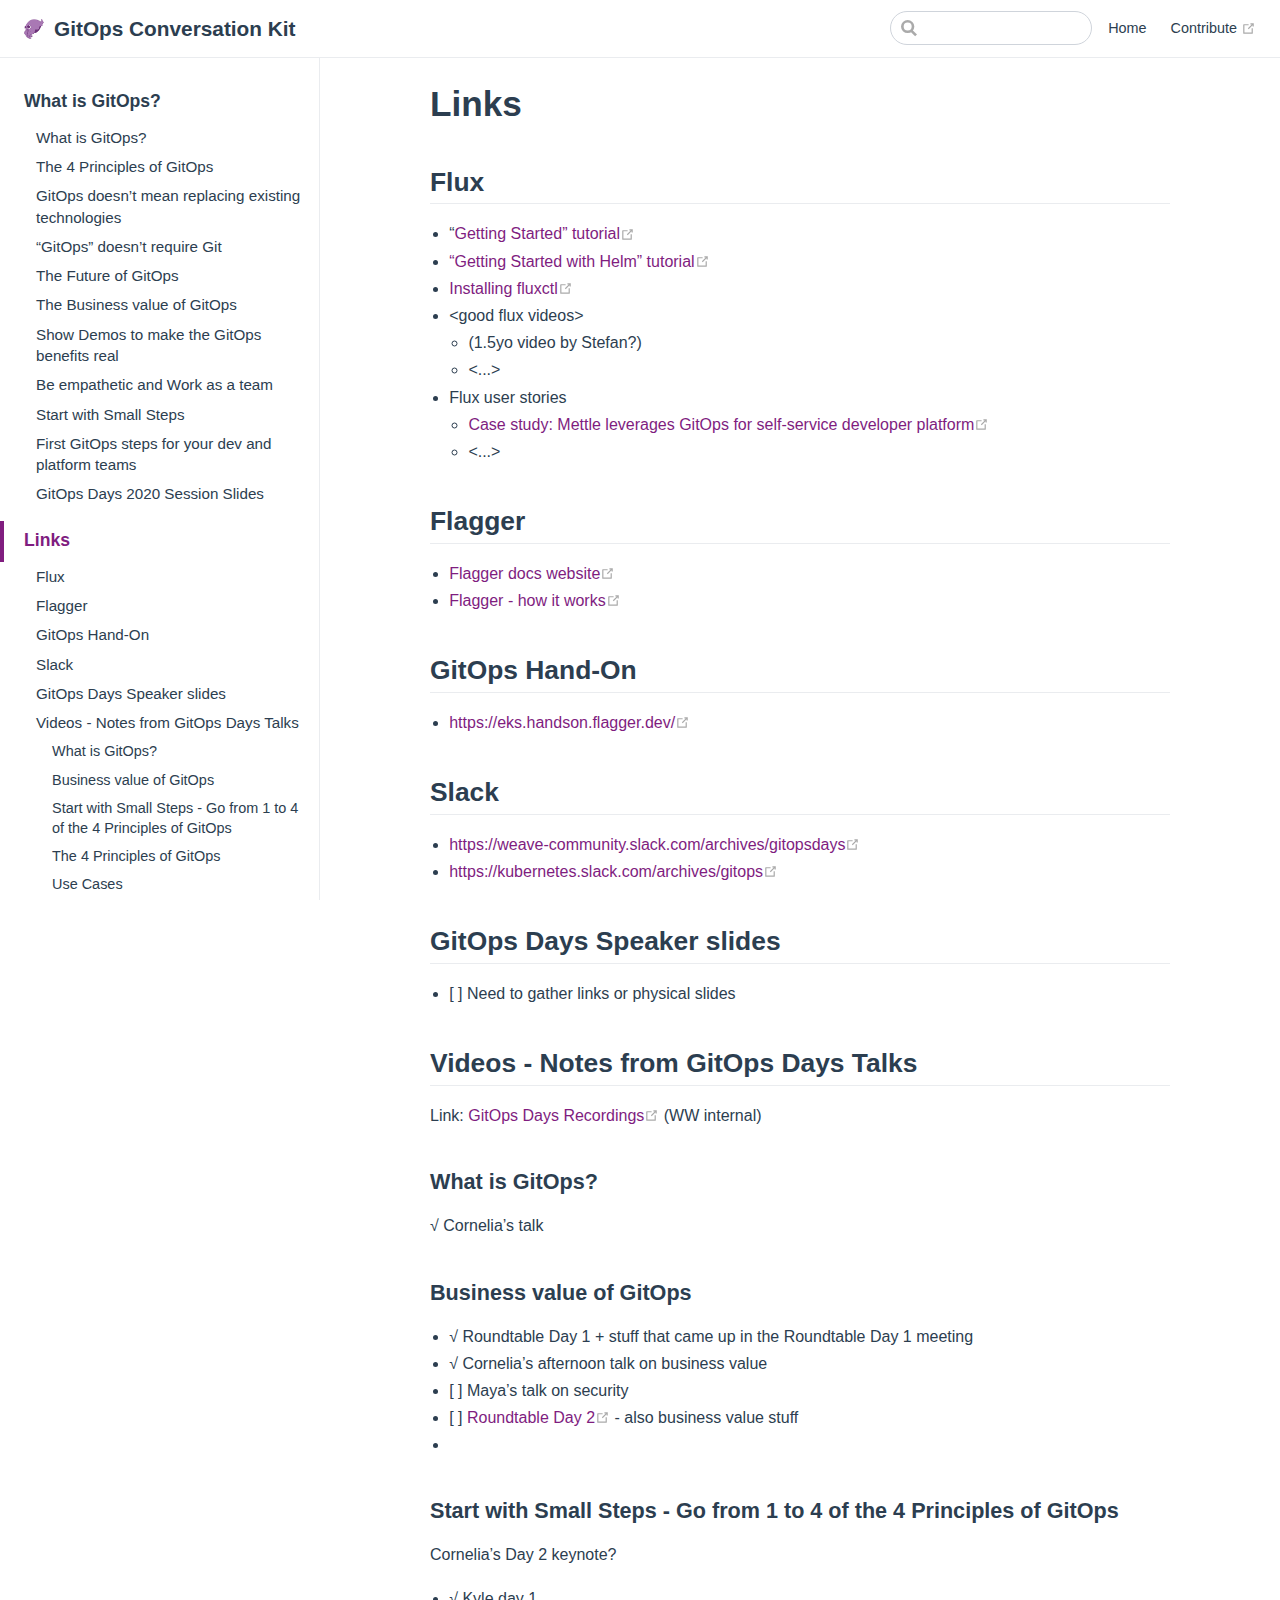
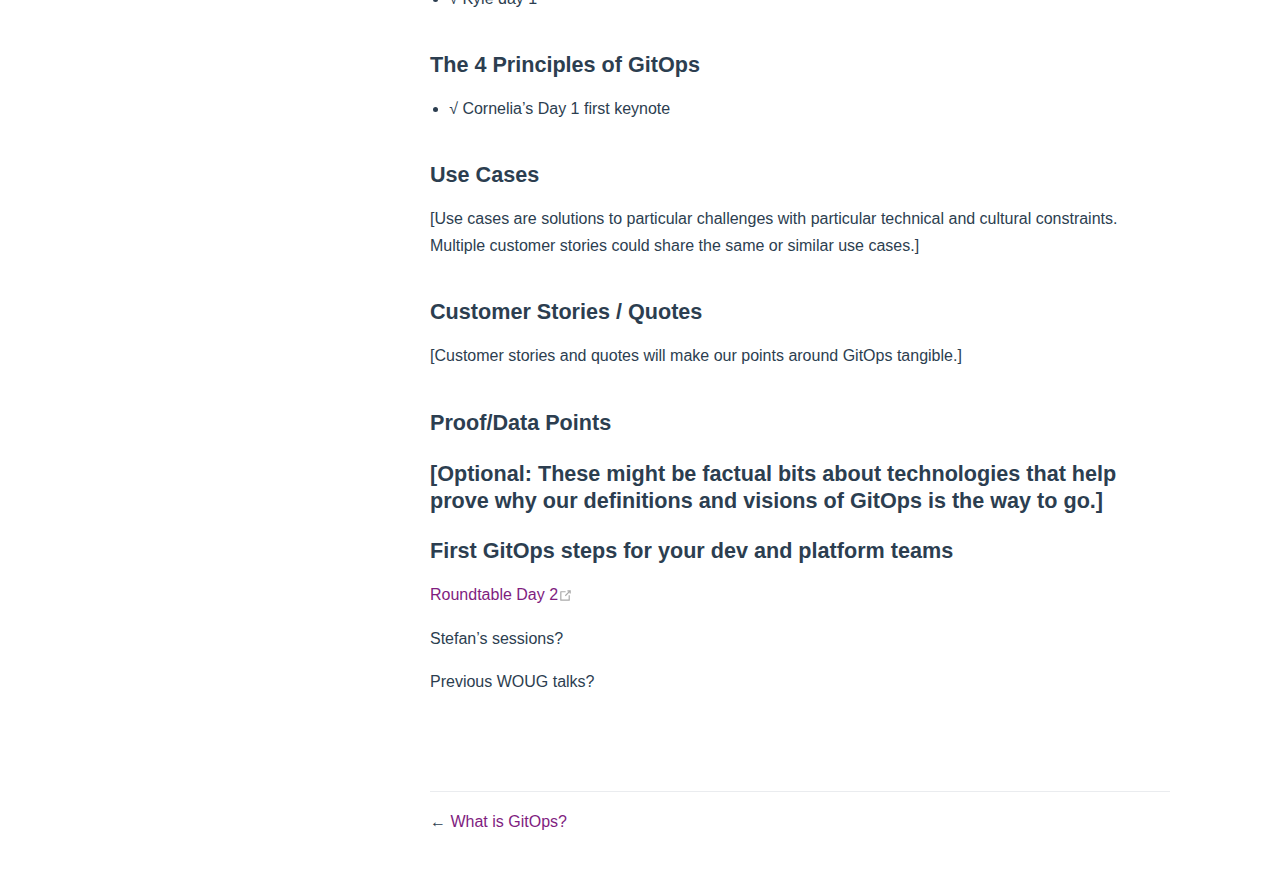
<file: links/index.html>
<!DOCTYPE html>
<html lang="en-US">
  <head>
    <meta charset="utf-8">
    <meta name="viewport" content="width=device-width,initial-scale=1">
    <title>Links | GitOps Conversation Kit</title>
    <meta name="generator" content="VuePress 1.5.0">
    <link rel="icon" href="/cuddle_fish.png">
    <link rel="stylesheet" href="/website.css">
    <meta name="description" content="Learn how to bring GitOps to your team">
    <link rel="preload" href="/assets/css/0.styles.49fca77e.css" as="style"><link rel="preload" href="/assets/js/app.56567b21.js" as="script"><link rel="preload" href="/assets/js/2.2e688dfa.js" as="script"><link rel="preload" href="/assets/js/7.a172bdf4.js" as="script"><link rel="prefetch" href="/assets/js/3.a743fbc4.js"><link rel="prefetch" href="/assets/js/4.42c0c345.js"><link rel="prefetch" href="/assets/js/5.06d1cdfd.js"><link rel="prefetch" href="/assets/js/6.2293529b.js"><link rel="prefetch" href="/assets/js/8.9ed09691.js">
    <link rel="stylesheet" href="/assets/css/0.styles.49fca77e.css">
  </head>
  <body>
    <div id="app" data-server-rendered="true"><div class="theme-container"><header class="navbar"><div class="sidebar-button"><svg xmlns="http://www.w3.org/2000/svg" aria-hidden="true" role="img" viewBox="0 0 448 512" class="icon"><path fill="currentColor" d="M436 124H12c-6.627 0-12-5.373-12-12V80c0-6.627 5.373-12 12-12h424c6.627 0 12 5.373 12 12v32c0 6.627-5.373 12-12 12zm0 160H12c-6.627 0-12-5.373-12-12v-32c0-6.627 5.373-12 12-12h424c6.627 0 12 5.373 12 12v32c0 6.627-5.373 12-12 12zm0 160H12c-6.627 0-12-5.373-12-12v-32c0-6.627 5.373-12 12-12h424c6.627 0 12 5.373 12 12v32c0 6.627-5.373 12-12 12z"></path></svg></div> <a href="/" class="home-link router-link-active"><!----> <span class="site-name">GitOps Conversation Kit</span></a> <div class="links"><div class="search-box"><input aria-label="Search" autocomplete="off" spellcheck="false" value=""> <!----></div> <nav class="nav-links can-hide"><div class="nav-item"><a href="/" class="nav-link">
  Home
</a></div><div class="nav-item"><a href="https://github.com/gitops-community/website" target="_blank" rel="noopener noreferrer" class="nav-link external">
  Contribute
  <svg xmlns="http://www.w3.org/2000/svg" aria-hidden="true" x="0px" y="0px" viewBox="0 0 100 100" width="15" height="15" class="icon outbound"><path fill="currentColor" d="M18.8,85.1h56l0,0c2.2,0,4-1.8,4-4v-32h-8v28h-48v-48h28v-8h-32l0,0c-2.2,0-4,1.8-4,4v56C14.8,83.3,16.6,85.1,18.8,85.1z"></path> <polygon fill="currentColor" points="45.7,48.7 51.3,54.3 77.2,28.5 77.2,37.2 85.2,37.2 85.2,14.9 62.8,14.9 62.8,22.9 71.5,22.9"></polygon></svg></a></div> <!----></nav></div></header> <div class="sidebar-mask"></div> <aside class="sidebar"><nav class="nav-links"><div class="nav-item"><a href="/" class="nav-link">
  Home
</a></div><div class="nav-item"><a href="https://github.com/gitops-community/website" target="_blank" rel="noopener noreferrer" class="nav-link external">
  Contribute
  <svg xmlns="http://www.w3.org/2000/svg" aria-hidden="true" x="0px" y="0px" viewBox="0 0 100 100" width="15" height="15" class="icon outbound"><path fill="currentColor" d="M18.8,85.1h56l0,0c2.2,0,4-1.8,4-4v-32h-8v28h-48v-48h28v-8h-32l0,0c-2.2,0-4,1.8-4,4v56C14.8,83.3,16.6,85.1,18.8,85.1z"></path> <polygon fill="currentColor" points="45.7,48.7 51.3,54.3 77.2,28.5 77.2,37.2 85.2,37.2 85.2,14.9 62.8,14.9 62.8,22.9 71.5,22.9"></polygon></svg></a></div> <!----></nav>  <ul class="sidebar-links"><li><a href="/intro/" class="sidebar-link">What is GitOps?</a><ul class="sidebar-sub-headers"><li class="sidebar-sub-header"><a href="/intro/#what-is-gitops" class="sidebar-link">What is GitOps?</a></li><li class="sidebar-sub-header"><a href="/intro/#the-4-principles-of-gitops" class="sidebar-link">The 4 Principles of GitOps</a></li><li class="sidebar-sub-header"><a href="/intro/#gitops-doesn-t-mean-replacing-existing-technologies" class="sidebar-link">GitOps doesn’t mean replacing existing technologies</a></li><li class="sidebar-sub-header"><a href="/intro/#gitops-doesn-t-require-git" class="sidebar-link">“GitOps” doesn’t require Git</a></li><li class="sidebar-sub-header"><a href="/intro/#the-future-of-gitops" class="sidebar-link">The Future of GitOps</a></li><li class="sidebar-sub-header"><a href="/intro/#the-business-value-of-gitops" class="sidebar-link">The Business value of GitOps</a></li><li class="sidebar-sub-header"><a href="/intro/#show-demos-to-make-the-gitops-benefits-real" class="sidebar-link">Show Demos to make the GitOps benefits real</a></li><li class="sidebar-sub-header"><a href="/intro/#be-empathetic-and-work-as-a-team" class="sidebar-link">Be empathetic and Work as a team</a></li><li class="sidebar-sub-header"><a href="/intro/#start-with-small-steps" class="sidebar-link">Start with Small Steps</a></li><li class="sidebar-sub-header"><a href="/intro/#first-gitops-steps-for-your-dev-and-platform-teams" class="sidebar-link">First GitOps steps for your dev and platform teams</a></li><li class="sidebar-sub-header"><a href="/intro/#gitops-days-2020-session-slides" class="sidebar-link">GitOps Days 2020 Session Slides</a></li></ul></li><li><a href="/links/" aria-current="page" class="active sidebar-link">Links</a><ul class="sidebar-sub-headers"><li class="sidebar-sub-header"><a href="/links/#flux" class="sidebar-link">Flux</a></li><li class="sidebar-sub-header"><a href="/links/#flagger" class="sidebar-link">Flagger</a></li><li class="sidebar-sub-header"><a href="/links/#gitops-hand-on" class="sidebar-link">GitOps Hand-On</a></li><li class="sidebar-sub-header"><a href="/links/#slack" class="sidebar-link">Slack</a></li><li class="sidebar-sub-header"><a href="/links/#gitops-days-speaker-slides" class="sidebar-link">GitOps Days Speaker slides</a></li><li class="sidebar-sub-header"><a href="/links/#videos-notes-from-gitops-days-talks" class="sidebar-link">Videos - Notes from GitOps Days Talks</a><ul class="sidebar-sub-headers"><li class="sidebar-sub-header"><a href="/links/#what-is-gitops" class="sidebar-link">What is GitOps?</a></li><li class="sidebar-sub-header"><a href="/links/#business-value-of-gitops" class="sidebar-link">Business value of GitOps</a></li><li class="sidebar-sub-header"><a href="/links/#start-with-small-steps-go-from-1-to-4-of-the-4-principles-of-gitops" class="sidebar-link">Start with Small Steps - Go from 1 to 4 of the 4 Principles of GitOps</a></li><li class="sidebar-sub-header"><a href="/links/#the-4-principles-of-gitops" class="sidebar-link">The 4 Principles of GitOps</a></li><li class="sidebar-sub-header"><a href="/links/#use-cases" class="sidebar-link">Use Cases</a></li><li class="sidebar-sub-header"><a href="/links/#customer-stories-quotes" class="sidebar-link">Customer Stories / Quotes</a></li><li class="sidebar-sub-header"><a href="/links/#proof-data-points" class="sidebar-link">Proof/Data Points</a></li><li class="sidebar-sub-header"><a href="/links/#optional-these-might-be-factual-bits-about-technologies-that-help-prove-why-our-definitions-and-visions-of-gitops-is-the-way-to-go" class="sidebar-link">[Optional: These might be factual bits about technologies that help prove why our definitions and visions of GitOps is the way to go.]</a></li><li class="sidebar-sub-header"><a href="/links/#first-gitops-steps-for-your-dev-and-platform-teams" class="sidebar-link">First GitOps steps for your dev and platform teams</a></li></ul></li></ul></li></ul> </aside> <main class="page"> <div class="theme-default-content content__default"><h1 id="links"><a href="#links" class="header-anchor">#</a> Links</h1> <h2 id="flux"><a href="#flux" class="header-anchor">#</a> Flux</h2> <ul><li>“<a href="https://docs.fluxcd.io/en/stable/tutorials/get-started/" target="_blank" rel="noopener noreferrer">Getting Started” tutorial<svg xmlns="http://www.w3.org/2000/svg" aria-hidden="true" x="0px" y="0px" viewBox="0 0 100 100" width="15" height="15" class="icon outbound"><path fill="currentColor" d="M18.8,85.1h56l0,0c2.2,0,4-1.8,4-4v-32h-8v28h-48v-48h28v-8h-32l0,0c-2.2,0-4,1.8-4,4v56C14.8,83.3,16.6,85.1,18.8,85.1z"></path> <polygon fill="currentColor" points="45.7,48.7 51.3,54.3 77.2,28.5 77.2,37.2 85.2,37.2 85.2,14.9 62.8,14.9 62.8,22.9 71.5,22.9"></polygon></svg></a></li> <li><a href="https://docs.fluxcd.io/en/stable/tutorials/get-started-helm/" target="_blank" rel="noopener noreferrer">“Getting Started with Helm” tutorial<svg xmlns="http://www.w3.org/2000/svg" aria-hidden="true" x="0px" y="0px" viewBox="0 0 100 100" width="15" height="15" class="icon outbound"><path fill="currentColor" d="M18.8,85.1h56l0,0c2.2,0,4-1.8,4-4v-32h-8v28h-48v-48h28v-8h-32l0,0c-2.2,0-4,1.8-4,4v56C14.8,83.3,16.6,85.1,18.8,85.1z"></path> <polygon fill="currentColor" points="45.7,48.7 51.3,54.3 77.2,28.5 77.2,37.2 85.2,37.2 85.2,14.9 62.8,14.9 62.8,22.9 71.5,22.9"></polygon></svg></a></li> <li><a href="https://docs.fluxcd.io/en/stable/references/fluxctl/#installing-fluxctl" target="_blank" rel="noopener noreferrer">Installing fluxctl<svg xmlns="http://www.w3.org/2000/svg" aria-hidden="true" x="0px" y="0px" viewBox="0 0 100 100" width="15" height="15" class="icon outbound"><path fill="currentColor" d="M18.8,85.1h56l0,0c2.2,0,4-1.8,4-4v-32h-8v28h-48v-48h28v-8h-32l0,0c-2.2,0-4,1.8-4,4v56C14.8,83.3,16.6,85.1,18.8,85.1z"></path> <polygon fill="currentColor" points="45.7,48.7 51.3,54.3 77.2,28.5 77.2,37.2 85.2,37.2 85.2,14.9 62.8,14.9 62.8,22.9 71.5,22.9"></polygon></svg></a></li> <li>&lt;good flux videos&gt;
<ul><li>(1.5yo video by Stefan?)</li> <li>&lt;...&gt;</li></ul></li> <li>Flux user stories
<ul><li><a href="https://www.weave.works/blog/case-study-mettle-leverages-gitops-for-self-service-developer-platform" target="_blank" rel="noopener noreferrer">Case study: Mettle leverages GitOps for self-service developer platform<svg xmlns="http://www.w3.org/2000/svg" aria-hidden="true" x="0px" y="0px" viewBox="0 0 100 100" width="15" height="15" class="icon outbound"><path fill="currentColor" d="M18.8,85.1h56l0,0c2.2,0,4-1.8,4-4v-32h-8v28h-48v-48h28v-8h-32l0,0c-2.2,0-4,1.8-4,4v56C14.8,83.3,16.6,85.1,18.8,85.1z"></path> <polygon fill="currentColor" points="45.7,48.7 51.3,54.3 77.2,28.5 77.2,37.2 85.2,37.2 85.2,14.9 62.8,14.9 62.8,22.9 71.5,22.9"></polygon></svg></a></li> <li>&lt;...&gt;</li></ul></li></ul> <h2 id="flagger"><a href="#flagger" class="header-anchor">#</a> Flagger</h2> <ul><li><a href="https://docs.flagger.app/" target="_blank" rel="noopener noreferrer">Flagger docs website<svg xmlns="http://www.w3.org/2000/svg" aria-hidden="true" x="0px" y="0px" viewBox="0 0 100 100" width="15" height="15" class="icon outbound"><path fill="currentColor" d="M18.8,85.1h56l0,0c2.2,0,4-1.8,4-4v-32h-8v28h-48v-48h28v-8h-32l0,0c-2.2,0-4,1.8-4,4v56C14.8,83.3,16.6,85.1,18.8,85.1z"></path> <polygon fill="currentColor" points="45.7,48.7 51.3,54.3 77.2,28.5 77.2,37.2 85.2,37.2 85.2,14.9 62.8,14.9 62.8,22.9 71.5,22.9"></polygon></svg></a></li> <li><a href="https://docs.flagger.app/usage/how-it-works" target="_blank" rel="noopener noreferrer">Flagger - how it works<svg xmlns="http://www.w3.org/2000/svg" aria-hidden="true" x="0px" y="0px" viewBox="0 0 100 100" width="15" height="15" class="icon outbound"><path fill="currentColor" d="M18.8,85.1h56l0,0c2.2,0,4-1.8,4-4v-32h-8v28h-48v-48h28v-8h-32l0,0c-2.2,0-4,1.8-4,4v56C14.8,83.3,16.6,85.1,18.8,85.1z"></path> <polygon fill="currentColor" points="45.7,48.7 51.3,54.3 77.2,28.5 77.2,37.2 85.2,37.2 85.2,14.9 62.8,14.9 62.8,22.9 71.5,22.9"></polygon></svg></a></li></ul> <h2 id="gitops-hand-on"><a href="#gitops-hand-on" class="header-anchor">#</a> GitOps Hand-On</h2> <ul><li><a href="https://eks.handson.flagger.dev/" target="_blank" rel="noopener noreferrer">https://eks.handson.flagger.dev/<svg xmlns="http://www.w3.org/2000/svg" aria-hidden="true" x="0px" y="0px" viewBox="0 0 100 100" width="15" height="15" class="icon outbound"><path fill="currentColor" d="M18.8,85.1h56l0,0c2.2,0,4-1.8,4-4v-32h-8v28h-48v-48h28v-8h-32l0,0c-2.2,0-4,1.8-4,4v56C14.8,83.3,16.6,85.1,18.8,85.1z"></path> <polygon fill="currentColor" points="45.7,48.7 51.3,54.3 77.2,28.5 77.2,37.2 85.2,37.2 85.2,14.9 62.8,14.9 62.8,22.9 71.5,22.9"></polygon></svg></a></li></ul> <h2 id="slack"><a href="#slack" class="header-anchor">#</a> Slack</h2> <ul><li><a href="https://weave-community.slack.com/archives/gitopsdays" target="_blank" rel="noopener noreferrer">https://weave-community.slack.com/archives/gitopsdays<svg xmlns="http://www.w3.org/2000/svg" aria-hidden="true" x="0px" y="0px" viewBox="0 0 100 100" width="15" height="15" class="icon outbound"><path fill="currentColor" d="M18.8,85.1h56l0,0c2.2,0,4-1.8,4-4v-32h-8v28h-48v-48h28v-8h-32l0,0c-2.2,0-4,1.8-4,4v56C14.8,83.3,16.6,85.1,18.8,85.1z"></path> <polygon fill="currentColor" points="45.7,48.7 51.3,54.3 77.2,28.5 77.2,37.2 85.2,37.2 85.2,14.9 62.8,14.9 62.8,22.9 71.5,22.9"></polygon></svg></a></li> <li><a href="https://kubernetes.slack.com/archives/gitops" target="_blank" rel="noopener noreferrer">https://kubernetes.slack.com/archives/gitops<svg xmlns="http://www.w3.org/2000/svg" aria-hidden="true" x="0px" y="0px" viewBox="0 0 100 100" width="15" height="15" class="icon outbound"><path fill="currentColor" d="M18.8,85.1h56l0,0c2.2,0,4-1.8,4-4v-32h-8v28h-48v-48h28v-8h-32l0,0c-2.2,0-4,1.8-4,4v56C14.8,83.3,16.6,85.1,18.8,85.1z"></path> <polygon fill="currentColor" points="45.7,48.7 51.3,54.3 77.2,28.5 77.2,37.2 85.2,37.2 85.2,14.9 62.8,14.9 62.8,22.9 71.5,22.9"></polygon></svg></a></li></ul> <h2 id="gitops-days-speaker-slides"><a href="#gitops-days-speaker-slides" class="header-anchor">#</a> GitOps Days Speaker slides</h2> <ul><li>[  ] Need to gather links or physical slides</li></ul> <h2 id="videos-notes-from-gitops-days-talks"><a href="#videos-notes-from-gitops-days-talks" class="header-anchor">#</a> Videos - Notes from GitOps Days Talks</h2> <p>Link: <a href="https://docs.google.com/document/d/1TYLyole1Gs8p0cJiqefvi0IBSWY39xZF2HVsd3fVmlM/edit#heading=h.2yl1novetlun" target="_blank" rel="noopener noreferrer">GitOps Days Recordings<svg xmlns="http://www.w3.org/2000/svg" aria-hidden="true" x="0px" y="0px" viewBox="0 0 100 100" width="15" height="15" class="icon outbound"><path fill="currentColor" d="M18.8,85.1h56l0,0c2.2,0,4-1.8,4-4v-32h-8v28h-48v-48h28v-8h-32l0,0c-2.2,0-4,1.8-4,4v56C14.8,83.3,16.6,85.1,18.8,85.1z"></path> <polygon fill="currentColor" points="45.7,48.7 51.3,54.3 77.2,28.5 77.2,37.2 85.2,37.2 85.2,14.9 62.8,14.9 62.8,22.9 71.5,22.9"></polygon></svg></a> (WW internal)</p> <h3 id="what-is-gitops"><a href="#what-is-gitops" class="header-anchor">#</a> What is GitOps?</h3> <p>√ Cornelia’s talk</p> <h3 id="business-value-of-gitops"><a href="#business-value-of-gitops" class="header-anchor">#</a> Business value of GitOps</h3> <ul><li>√ Roundtable Day 1 + stuff that came up in the Roundtable Day 1 meeting</li> <li>√ Cornelia’s afternoon talk on business value</li> <li>[ ] Maya’s talk on security</li> <li>[ ] <a href="https://docs.google.com/document/d/1S7LZslIrUzyYqFDm0tLRo-erqiczjp67yE3FC3i10GI/edit?ts=5ec36519#" target="_blank" rel="noopener noreferrer">Roundtable Day 2<svg xmlns="http://www.w3.org/2000/svg" aria-hidden="true" x="0px" y="0px" viewBox="0 0 100 100" width="15" height="15" class="icon outbound"><path fill="currentColor" d="M18.8,85.1h56l0,0c2.2,0,4-1.8,4-4v-32h-8v28h-48v-48h28v-8h-32l0,0c-2.2,0-4,1.8-4,4v56C14.8,83.3,16.6,85.1,18.8,85.1z"></path> <polygon fill="currentColor" points="45.7,48.7 51.3,54.3 77.2,28.5 77.2,37.2 85.2,37.2 85.2,14.9 62.8,14.9 62.8,22.9 71.5,22.9"></polygon></svg></a> - also business value stuff</li> <li></li></ul> <h3 id="start-with-small-steps-go-from-1-to-4-of-the-4-principles-of-gitops"><a href="#start-with-small-steps-go-from-1-to-4-of-the-4-principles-of-gitops" class="header-anchor">#</a> Start with Small Steps - Go from 1 to 4 of the 4 Principles of GitOps</h3> <p>Cornelia’s Day 2 keynote?</p> <ul><li>√ Kyle day 1</li></ul> <h3 id="the-4-principles-of-gitops"><a href="#the-4-principles-of-gitops" class="header-anchor">#</a> The 4 Principles of GitOps</h3> <ul><li>√ Cornelia’s Day 1 first keynote</li></ul> <h3 id="use-cases"><a href="#use-cases" class="header-anchor">#</a> Use Cases</h3> <p>[Use cases are solutions to particular challenges with particular technical and cultural constraints. Multiple customer stories could share the same or similar use cases.]</p> <h3 id="customer-stories-quotes"><a href="#customer-stories-quotes" class="header-anchor">#</a> Customer Stories / Quotes</h3> <p>[Customer stories and quotes will make our points around GitOps tangible.]</p> <h3 id="proof-data-points"><a href="#proof-data-points" class="header-anchor">#</a> Proof/Data Points</h3> <h3 id="optional-these-might-be-factual-bits-about-technologies-that-help-prove-why-our-definitions-and-visions-of-gitops-is-the-way-to-go"><a href="#optional-these-might-be-factual-bits-about-technologies-that-help-prove-why-our-definitions-and-visions-of-gitops-is-the-way-to-go" class="header-anchor">#</a> [Optional: These might be factual bits about technologies that help prove why our definitions and visions of GitOps is the way to go.]</h3> <h3 id="first-gitops-steps-for-your-dev-and-platform-teams"><a href="#first-gitops-steps-for-your-dev-and-platform-teams" class="header-anchor">#</a> First GitOps steps for your dev and platform teams</h3> <p><a href="https://docs.google.com/document/d/1S7LZslIrUzyYqFDm0tLRo-erqiczjp67yE3FC3i10GI/edit?ts=5ec36519#" target="_blank" rel="noopener noreferrer">Roundtable Day 2<svg xmlns="http://www.w3.org/2000/svg" aria-hidden="true" x="0px" y="0px" viewBox="0 0 100 100" width="15" height="15" class="icon outbound"><path fill="currentColor" d="M18.8,85.1h56l0,0c2.2,0,4-1.8,4-4v-32h-8v28h-48v-48h28v-8h-32l0,0c-2.2,0-4,1.8-4,4v56C14.8,83.3,16.6,85.1,18.8,85.1z"></path> <polygon fill="currentColor" points="45.7,48.7 51.3,54.3 77.2,28.5 77.2,37.2 85.2,37.2 85.2,14.9 62.8,14.9 62.8,22.9 71.5,22.9"></polygon></svg></a></p> <p>Stefan’s sessions?</p> <p>Previous WOUG talks?</p></div> <footer class="page-edit"><!----> <!----></footer> <div class="page-nav"><p class="inner"><span class="prev">
      ←
      <a href="/intro/" class="prev">
        What is GitOps?
      </a></span> <!----></p></div> </main></div><div class="global-ui"></div></div>
    <script src="/assets/js/app.56567b21.js" defer></script><script src="/assets/js/2.2e688dfa.js" defer></script><script src="/assets/js/7.a172bdf4.js" defer></script>
  </body>
</html>
</file>
<file: website.css>
.site-name {
    padding-left: 30px;
    position: relative;
    background: url(cuddle_fish.png) left 50% no-repeat;
    background-size: 20px 20px;
}
</file>
<file: assets/css/0.styles.6a142578.css>
code[class*=language-],pre[class*=language-]{color:#ccc;background:none;font-family:Consolas,Monaco,Andale Mono,Ubuntu Mono,monospace;font-size:1em;text-align:left;white-space:pre;word-spacing:normal;word-break:normal;word-wrap:normal;line-height:1.5;-moz-tab-size:4;-o-tab-size:4;tab-size:4;-webkit-hyphens:none;-ms-hyphens:none;hyphens:none}pre[class*=language-]{padding:1em;margin:.5em 0;overflow:auto}:not(pre)>code[class*=language-],pre[class*=language-]{background:#2d2d2d}:not(pre)>code[class*=language-]{padding:.1em;border-radius:.3em;white-space:normal}.token.block-comment,.token.cdata,.token.comment,.token.doctype,.token.prolog{color:#999}.token.punctuation{color:#ccc}.token.attr-name,.token.deleted,.token.namespace,.token.tag{color:#e2777a}.token.function-name{color:#6196cc}.token.boolean,.token.function,.token.number{color:#f08d49}.token.class-name,.token.constant,.token.property,.token.symbol{color:#f8c555}.token.atrule,.token.builtin,.token.important,.token.keyword,.token.selector{color:#cc99cd}.token.attr-value,.token.char,.token.regex,.token.string,.token.variable{color:#7ec699}.token.entity,.token.operator,.token.url{color:#67cdcc}.token.bold,.token.important{font-weight:700}.token.italic{font-style:italic}.token.entity{cursor:help}.token.inserted{color:green}.theme-default-content code{color:#476582;padding:.25rem .5rem;margin:0;font-size:.85em;background-color:rgba(27,31,35,.05);border-radius:3px}.theme-default-content code .token.deleted{color:#ec5975}.theme-default-content code .token.inserted{color:#801d7f}.theme-default-content pre,.theme-default-content pre[class*=language-]{line-height:1.4;padding:1.25rem 1.5rem;margin:.85rem 0;background-color:#282c34;border-radius:6px;overflow:auto}.theme-default-content pre[class*=language-] code,.theme-default-content pre code{color:#fff;padding:0;background-color:transparent;border-radius:0}div[class*=language-]{position:relative;background-color:#282c34;border-radius:6px}div[class*=language-] .highlight-lines{-webkit-user-select:none;-ms-user-select:none;user-select:none;padding-top:1.3rem;position:absolute;top:0;left:0;width:100%;line-height:1.4}div[class*=language-] .highlight-lines .highlighted{background-color:rgba(0,0,0,.66)}div[class*=language-] pre,div[class*=language-] pre[class*=language-]{background:transparent;position:relative;z-index:1}div[class*=language-]:before{position:absolute;z-index:3;top:.8em;right:1em;font-size:.75rem;color:hsla(0,0%,100%,.4)}div[class*=language-]:not(.line-numbers-mode) .line-numbers-wrapper{display:none}div[class*=language-].line-numbers-mode .highlight-lines .highlighted{position:relative}div[class*=language-].line-numbers-mode .highlight-lines .highlighted:before{content:" ";position:absolute;z-index:3;left:0;top:0;display:block;width:3.5rem;height:100%;background-color:rgba(0,0,0,.66)}div[class*=language-].line-numbers-mode pre{padding-left:4.5rem;vertical-align:middle}div[class*=language-].line-numbers-mode .line-numbers-wrapper{position:absolute;top:0;width:3.5rem;text-align:center;color:hsla(0,0%,100%,.3);padding:1.25rem 0;line-height:1.4}div[class*=language-].line-numbers-mode .line-numbers-wrapper br{-webkit-user-select:none;-ms-user-select:none;user-select:none}div[class*=language-].line-numbers-mode .line-numbers-wrapper .line-number{position:relative;z-index:4;-webkit-user-select:none;-ms-user-select:none;user-select:none;font-size:.85em}div[class*=language-].line-numbers-mode:after{content:"";position:absolute;z-index:2;top:0;left:0;width:3.5rem;height:100%;border-radius:6px 0 0 6px;border-right:1px solid rgba(0,0,0,.66);background-color:#282c34}div[class~=language-js]:before{content:"js"}div[class~=language-ts]:before{content:"ts"}div[class~=language-html]:before{content:"html"}div[class~=language-md]:before{content:"md"}div[class~=language-vue]:before{content:"vue"}div[class~=language-css]:before{content:"css"}div[class~=language-sass]:before{content:"sass"}div[class~=language-scss]:before{content:"scss"}div[class~=language-less]:before{content:"less"}div[class~=language-stylus]:before{content:"stylus"}div[class~=language-go]:before{content:"go"}div[class~=language-java]:before{content:"java"}div[class~=language-c]:before{content:"c"}div[class~=language-sh]:before{content:"sh"}div[class~=language-yaml]:before{content:"yaml"}div[class~=language-py]:before{content:"py"}div[class~=language-docker]:before{content:"docker"}div[class~=language-dockerfile]:before{content:"dockerfile"}div[class~=language-makefile]:before{content:"makefile"}div[class~=language-javascript]:before{content:"js"}div[class~=language-typescript]:before{content:"ts"}div[class~=language-markup]:before{content:"html"}div[class~=language-markdown]:before{content:"md"}div[class~=language-json]:before{content:"json"}div[class~=language-ruby]:before{content:"rb"}div[class~=language-python]:before{content:"py"}div[class~=language-bash]:before{content:"sh"}div[class~=language-php]:before{content:"php"}.custom-block .custom-block-title{font-weight:600;margin-bottom:-.4rem}.custom-block.danger,.custom-block.tip,.custom-block.warning{padding:.1rem 1.5rem;border-left-width:.5rem;border-left-style:solid;margin:1rem 0}.custom-block.tip{background-color:#f3f5f7;border-color:#42b983}.custom-block.warning{background-color:rgba(255,229,100,.3);border-color:#e7c000;color:#6b5900}.custom-block.warning .custom-block-title{color:#b29400}.custom-block.warning a{color:#2c3e50}.custom-block.danger{background-color:#ffe6e6;border-color:#c00;color:#4d0000}.custom-block.danger .custom-block-title{color:#900}.custom-block.danger a{color:#2c3e50}.custom-block.details{display:block;position:relative;border-radius:2px;margin:1.6em 0;padding:1.6em;background-color:#eee}.custom-block.details h4{margin-top:0}.custom-block.details figure:last-child,.custom-block.details p:last-child{margin-bottom:0;padding-bottom:0}.custom-block.details summary{outline:none;cursor:pointer}.arrow{display:inline-block;width:0;height:0}.arrow.up{border-bottom:6px solid #ccc}.arrow.down,.arrow.up{border-left:4px solid transparent;border-right:4px solid transparent}.arrow.down{border-top:6px solid #ccc}.arrow.right{border-left:6px solid #ccc}.arrow.left,.arrow.right{border-top:4px solid transparent;border-bottom:4px solid transparent}.arrow.left{border-right:6px solid #ccc}.theme-default-content:not(.custom){max-width:740px;margin:0 auto;padding:2rem 2.5rem}@media (max-width:959px){.theme-default-content:not(.custom){padding:2rem}}@media (max-width:419px){.theme-default-content:not(.custom){padding:1.5rem}}.table-of-contents .badge{vertical-align:middle}body,html{padding:0;margin:0;background-color:#fff}body{font-family:-apple-system,BlinkMacSystemFont,Segoe UI,Roboto,Oxygen,Ubuntu,Cantarell,Fira Sans,Droid Sans,Helvetica Neue,sans-serif;-webkit-font-smoothing:antialiased;-moz-osx-font-smoothing:grayscale;font-size:16px;color:#2c3e50}.page{padding-left:20rem}.navbar{z-index:20;right:0;height:3.6rem;background-color:#fff;box-sizing:border-box;border-bottom:1px solid #eaecef}.navbar,.sidebar-mask{position:fixed;top:0;left:0}.sidebar-mask{z-index:9;width:100vw;height:100vh;display:none}.sidebar{font-size:16px;background-color:#fff;width:20rem;position:fixed;z-index:10;margin:0;top:3.6rem;left:0;bottom:0;box-sizing:border-box;border-right:1px solid #eaecef;overflow-y:auto}.theme-default-content:not(.custom)>:first-child{margin-top:3.6rem}.theme-default-content:not(.custom) a:hover{text-decoration:underline}.theme-default-content:not(.custom) p.demo{padding:1rem 1.5rem;border:1px solid #ddd;border-radius:4px}.theme-default-content:not(.custom) img{max-width:100%}.theme-default-content.custom{padding:0;margin:0}.theme-default-content.custom img{max-width:100%}a{font-weight:500;text-decoration:none}a,p a code{color:#801d7f}p a code{font-weight:400}kbd{background:#eee;border:.15rem solid #ddd;border-bottom:.25rem solid #ddd;border-radius:.15rem;padding:0 .15em}blockquote{font-size:1rem;color:#999;border-left:.2rem solid #dfe2e5;margin:1rem 0;padding:.25rem 0 .25rem 1rem}blockquote>p{margin:0}ol,ul{padding-left:1.2em}strong{font-weight:600}h1,h2,h3,h4,h5,h6{font-weight:600;line-height:1.25}.theme-default-content:not(.custom)>h1,.theme-default-content:not(.custom)>h2,.theme-default-content:not(.custom)>h3,.theme-default-content:not(.custom)>h4,.theme-default-content:not(.custom)>h5,.theme-default-content:not(.custom)>h6{margin-top:-3.1rem;padding-top:4.6rem;margin-bottom:0}.theme-default-content:not(.custom)>h1:first-child,.theme-default-content:not(.custom)>h2:first-child,.theme-default-content:not(.custom)>h3:first-child,.theme-default-content:not(.custom)>h4:first-child,.theme-default-content:not(.custom)>h5:first-child,.theme-default-content:not(.custom)>h6:first-child{margin-top:-1.5rem;margin-bottom:1rem}.theme-default-content:not(.custom)>h1:first-child+.custom-block,.theme-default-content:not(.custom)>h1:first-child+p,.theme-default-content:not(.custom)>h1:first-child+pre,.theme-default-content:not(.custom)>h2:first-child+.custom-block,.theme-default-content:not(.custom)>h2:first-child+p,.theme-default-content:not(.custom)>h2:first-child+pre,.theme-default-content:not(.custom)>h3:first-child+.custom-block,.theme-default-content:not(.custom)>h3:first-child+p,.theme-default-content:not(.custom)>h3:first-child+pre,.theme-default-content:not(.custom)>h4:first-child+.custom-block,.theme-default-content:not(.custom)>h4:first-child+p,.theme-default-content:not(.custom)>h4:first-child+pre,.theme-default-content:not(.custom)>h5:first-child+.custom-block,.theme-default-content:not(.custom)>h5:first-child+p,.theme-default-content:not(.custom)>h5:first-child+pre,.theme-default-content:not(.custom)>h6:first-child+.custom-block,.theme-default-content:not(.custom)>h6:first-child+p,.theme-default-content:not(.custom)>h6:first-child+pre{margin-top:2rem}h1:hover .header-anchor,h2:hover .header-anchor,h3:hover .header-anchor,h4:hover .header-anchor,h5:hover .header-anchor,h6:hover .header-anchor{opacity:1}h1{font-size:2.2rem}h2{font-size:1.65rem;padding-bottom:.3rem;border-bottom:1px solid #eaecef}h3{font-size:1.35rem}a.header-anchor{font-size:.85em;float:left;margin-left:-.87em;padding-right:.23em;margin-top:.125em;opacity:0}a.header-anchor:hover{text-decoration:none}.line-number,code,kbd{font-family:source-code-pro,Menlo,Monaco,Consolas,Courier New,monospace}ol,p,ul{line-height:1.7}hr{border:0;border-top:1px solid #eaecef}table{border-collapse:collapse;margin:1rem 0;display:block;overflow-x:auto}tr{border-top:1px solid #dfe2e5}tr:nth-child(2n){background-color:#f6f8fa}td,th{border:1px solid #dfe2e5;padding:.6em 1em}.theme-container.sidebar-open .sidebar-mask{display:block}.theme-container.no-navbar .theme-default-content:not(.custom)>h1,.theme-container.no-navbar h2,.theme-container.no-navbar h3,.theme-container.no-navbar h4,.theme-container.no-navbar h5,.theme-container.no-navbar h6{margin-top:1.5rem;padding-top:0}.theme-container.no-navbar .sidebar{top:0}@media (min-width:720px){.theme-container.no-sidebar .sidebar{display:none}.theme-container.no-sidebar .page{padding-left:0}}@media (max-width:959px){.sidebar{font-size:15px;width:16.4rem}.page{padding-left:16.4rem}}@media (max-width:719px){.sidebar{top:0;padding-top:3.6rem;transform:translateX(-100%);transition:transform .2s ease}.page{padding-left:0}.theme-container.sidebar-open .sidebar{transform:translateX(0)}.theme-container.no-navbar .sidebar{padding-top:0}}@media (max-width:419px){h1{font-size:1.9rem}.theme-default-content div[class*=language-]{margin:.85rem -1.5rem;border-radius:0}}#nprogress{pointer-events:none}#nprogress .bar{background:#801d7f;position:fixed;z-index:1031;top:0;left:0;width:100%;height:2px}#nprogress .peg{display:block;position:absolute;right:0;width:100px;height:100%;box-shadow:0 0 10px #801d7f,0 0 5px #801d7f;opacity:1;transform:rotate(3deg) translateY(-4px)}#nprogress .spinner{display:block;position:fixed;z-index:1031;top:15px;right:15px}#nprogress .spinner-icon{width:18px;height:18px;box-sizing:border-box;border-color:#801d7f transparent transparent #801d7f;border-style:solid;border-width:2px;border-radius:50%;-webkit-animation:nprogress-spinner .4s linear infinite;animation:nprogress-spinner .4s linear infinite}.nprogress-custom-parent{overflow:hidden;position:relative}.nprogress-custom-parent #nprogress .bar,.nprogress-custom-parent #nprogress .spinner{position:absolute}@-webkit-keyframes nprogress-spinner{0%{transform:rotate(0deg)}to{transform:rotate(1turn)}}@keyframes nprogress-spinner{0%{transform:rotate(0deg)}to{transform:rotate(1turn)}}.icon.outbound{color:#aaa;display:inline-block;vertical-align:middle;position:relative;top:-1px}.home{padding:3.6rem 2rem 0;max-width:960px;margin:0 auto;display:block}.home .hero{text-align:center}.home .hero img{max-width:100%;max-height:280px;display:block;margin:3rem auto 1.5rem}.home .hero h1{font-size:3rem}.home .hero .action,.home .hero .description,.home .hero h1{margin:1.8rem auto}.home .hero .description{max-width:35rem;font-size:1.6rem;line-height:1.3;color:#6a8bad}.home .hero .action-button{display:inline-block;font-size:1.2rem;color:#fff;background-color:#801d7f;padding:.8rem 1.6rem;border-radius:4px;transition:background-color .1s ease;box-sizing:border-box;border-bottom:1px solid #731a72}.home .hero .action-button:hover{background-color:#9d249c}.home .features{border-top:1px solid #eaecef;padding:1.2rem 0;margin-top:2.5rem;display:flex;flex-wrap:wrap;align-items:flex-start;align-content:stretch;justify-content:space-between}.home .feature{flex-grow:1;flex-basis:30%;max-width:30%}.home .feature h2{font-size:1.4rem;font-weight:500;border-bottom:none;padding-bottom:0;color:#3a5169}.home .feature p{color:#4e6e8e}.home .footer{padding:2.5rem;border-top:1px solid #eaecef;text-align:center;color:#4e6e8e}@media (max-width:719px){.home .features{flex-direction:column}.home .feature{max-width:100%;padding:0 2.5rem}}@media (max-width:419px){.home{padding-left:1.5rem;padding-right:1.5rem}.home .hero img{max-height:210px;margin:2rem auto 1.2rem}.home .hero h1{font-size:2rem}.home .hero .action,.home .hero .description,.home .hero h1{margin:1.2rem auto}.home .hero .description{font-size:1.2rem}.home .hero .action-button{font-size:1rem;padding:.6rem 1.2rem}.home .feature h2{font-size:1.25rem}}.search-box{display:inline-block;position:relative;margin-right:1rem}.search-box input{cursor:text;width:10rem;height:2rem;color:#4e6e8e;display:inline-block;border:1px solid #cfd4db;border-radius:2rem;font-size:.9rem;line-height:2rem;padding:0 .5rem 0 2rem;outline:none;transition:all .2s ease;background:#fff url(/assets/img/search.83621669.svg) .6rem .5rem no-repeat;background-size:1rem}.search-box input:focus{cursor:auto;border-color:#801d7f}.search-box .suggestions{background:#fff;width:20rem;position:absolute;top:2rem;border:1px solid #cfd4db;border-radius:6px;padding:.4rem;list-style-type:none}.search-box .suggestions.align-right{right:0}.search-box .suggestion{line-height:1.4;padding:.4rem .6rem;border-radius:4px;cursor:pointer}.search-box .suggestion a{white-space:normal;color:#5d82a6}.search-box .suggestion a .page-title{font-weight:600}.search-box .suggestion a .header{font-size:.9em;margin-left:.25em}.search-box .suggestion.focused{background-color:#f3f4f5}.search-box .suggestion.focused a{color:#801d7f}@media (max-width:959px){.search-box input{cursor:pointer;width:0;border-color:transparent;position:relative}.search-box input:focus{cursor:text;left:0;width:10rem}}@media (-ms-high-contrast:none){.search-box input{height:2rem}}@media (max-width:959px) and (min-width:719px){.search-box .suggestions{left:0}}@media (max-width:719px){.search-box{margin-right:0}.search-box input{left:1rem}.search-box .suggestions{right:0}}@media (max-width:419px){.search-box .suggestions{width:calc(100vw - 4rem)}.search-box input:focus{width:8rem}}.sidebar-button{cursor:pointer;display:none;width:1.25rem;height:1.25rem;position:absolute;padding:.6rem;top:.6rem;left:1rem}.sidebar-button .icon{display:block;width:1.25rem;height:1.25rem}@media (max-width:719px){.sidebar-button{display:block}}.dropdown-enter,.dropdown-leave-to{height:0!important}.dropdown-wrapper{cursor:pointer}.dropdown-wrapper .dropdown-title{display:block;font-size:.9rem;font-family:inherit;cursor:inherit;padding:inherit;line-height:1.4rem;background:transparent;border:none;font-weight:500;color:#2c3e50}.dropdown-wrapper .dropdown-title:hover{border-color:transparent}.dropdown-wrapper .dropdown-title .arrow{vertical-align:middle;margin-top:-1px;margin-left:.4rem}.dropdown-wrapper .nav-dropdown .dropdown-item{color:inherit;line-height:1.7rem}.dropdown-wrapper .nav-dropdown .dropdown-item h4{margin:.45rem 0 0;border-top:1px solid #eee;padding:.45rem 1.5rem 0 1.25rem}.dropdown-wrapper .nav-dropdown .dropdown-item .dropdown-subitem-wrapper{padding:0;list-style:none}.dropdown-wrapper .nav-dropdown .dropdown-item .dropdown-subitem-wrapper .dropdown-subitem{font-size:.9em}.dropdown-wrapper .nav-dropdown .dropdown-item a{display:block;line-height:1.7rem;position:relative;border-bottom:none;font-weight:400;margin-bottom:0;padding:0 1.5rem 0 1.25rem}.dropdown-wrapper .nav-dropdown .dropdown-item a.router-link-active,.dropdown-wrapper .nav-dropdown .dropdown-item a:hover{color:#801d7f}.dropdown-wrapper .nav-dropdown .dropdown-item a.router-link-active:after{content:"";width:0;height:0;border-left:5px solid #801d7f;border-top:3px solid transparent;border-bottom:3px solid transparent;position:absolute;top:calc(50% - 2px);left:9px}.dropdown-wrapper .nav-dropdown .dropdown-item:first-child h4{margin-top:0;padding-top:0;border-top:0}@media (max-width:719px){.dropdown-wrapper.open .dropdown-title{margin-bottom:.5rem}.dropdown-wrapper .dropdown-title{font-weight:600;font-size:inherit}.dropdown-wrapper .dropdown-title:hover{color:#801d7f}.dropdown-wrapper .nav-dropdown{transition:height .1s ease-out;overflow:hidden}.dropdown-wrapper .nav-dropdown .dropdown-item h4{border-top:0;margin-top:0;padding-top:0}.dropdown-wrapper .nav-dropdown .dropdown-item>a,.dropdown-wrapper .nav-dropdown .dropdown-item h4{font-size:15px;line-height:2rem}.dropdown-wrapper .nav-dropdown .dropdown-item .dropdown-subitem{font-size:14px;padding-left:1rem}}@media (min-width:719px){.dropdown-wrapper{height:1.8rem}.dropdown-wrapper.open .nav-dropdown,.dropdown-wrapper:hover .nav-dropdown{display:block!important}.dropdown-wrapper.open:blur{display:none}.dropdown-wrapper .dropdown-title .arrow{border-left:4px solid transparent;border-right:4px solid transparent;border-top:6px solid #ccc;border-bottom:0}.dropdown-wrapper .nav-dropdown{display:none;height:auto!important;box-sizing:border-box;max-height:calc(100vh - 2.7rem);overflow-y:auto;position:absolute;top:100%;right:0;background-color:#fff;padding:.6rem 0;border:1px solid;border-color:#ddd #ddd #ccc;text-align:left;border-radius:.25rem;white-space:nowrap;margin:0}}.nav-links{display:inline-block}.nav-links a{line-height:1.4rem;color:inherit}.nav-links a.router-link-active,.nav-links a:hover{color:#801d7f}.nav-links .nav-item{position:relative;display:inline-block;margin-left:1.5rem;line-height:2rem}.nav-links .nav-item:first-child{margin-left:0}.nav-links .repo-link{margin-left:1.5rem}@media (max-width:719px){.nav-links .nav-item,.nav-links .repo-link{margin-left:0}}@media (min-width:719px){.nav-links a.router-link-active,.nav-links a:hover{color:#2c3e50}.nav-item>a:not(.external).router-link-active,.nav-item>a:not(.external):hover{margin-bottom:-2px;border-bottom:2px solid #972296}}.navbar{padding:.7rem 1.5rem;line-height:2.2rem}.navbar a,.navbar img,.navbar span{display:inline-block}.navbar .logo{height:2.2rem;min-width:2.2rem;margin-right:.8rem;vertical-align:top}.navbar .site-name{font-size:1.3rem;font-weight:600;color:#2c3e50;position:relative}.navbar .links{padding-left:1.5rem;box-sizing:border-box;background-color:#fff;white-space:nowrap;font-size:.9rem;position:absolute;right:1.5rem;top:.7rem;display:flex}.navbar .links .search-box{flex:0 0 auto;vertical-align:top}@media (max-width:719px){.navbar{padding-left:4rem}.navbar .can-hide{display:none}.navbar .links{padding-left:1.5rem}.navbar .site-name{width:calc(100vw - 9.4rem);overflow:hidden;white-space:nowrap;text-overflow:ellipsis}}.page-edit{max-width:740px;margin:0 auto;padding:2rem 2.5rem}@media (max-width:959px){.page-edit{padding:2rem}}@media (max-width:419px){.page-edit{padding:1.5rem}}.page-edit{padding-top:1rem;padding-bottom:1rem;overflow:auto}.page-edit .edit-link{display:inline-block}.page-edit .edit-link a{color:#4e6e8e;margin-right:.25rem}.page-edit .last-updated{float:right;font-size:.9em}.page-edit .last-updated .prefix{font-weight:500;color:#4e6e8e}.page-edit .last-updated .time{font-weight:400;color:#aaa}@media (max-width:719px){.page-edit .edit-link{margin-bottom:.5rem}.page-edit .last-updated{font-size:.8em;float:none;text-align:left}}.page-nav{max-width:740px;margin:0 auto;padding:2rem 2.5rem}@media (max-width:959px){.page-nav{padding:2rem}}@media (max-width:419px){.page-nav{padding:1.5rem}}.page-nav{padding-top:1rem;padding-bottom:0}.page-nav .inner{min-height:2rem;margin-top:0;border-top:1px solid #eaecef;padding-top:1rem;overflow:auto}.page-nav .next{float:right}.page{padding-bottom:2rem;display:block}.sidebar-group .sidebar-group{padding-left:.5em}.sidebar-group:not(.collapsable) .sidebar-heading:not(.clickable){cursor:auto;color:inherit}.sidebar-group.is-sub-group{padding-left:0}.sidebar-group.is-sub-group>.sidebar-heading{font-size:.95em;line-height:1.4;font-weight:400;padding-left:2rem}.sidebar-group.is-sub-group>.sidebar-heading:not(.clickable){opacity:.5}.sidebar-group.is-sub-group>.sidebar-group-items{padding-left:1rem}.sidebar-group.is-sub-group>.sidebar-group-items>li>.sidebar-link{font-size:.95em;border-left:none}.sidebar-group.depth-2>.sidebar-heading{border-left:none}.sidebar-heading{color:#2c3e50;transition:color .15s ease;cursor:pointer;font-size:1.1em;font-weight:700;padding:.35rem 1.5rem .35rem 1.25rem;width:100%;box-sizing:border-box;margin:0;border-left:.25rem solid transparent}.sidebar-heading.open,.sidebar-heading:hover{color:inherit}.sidebar-heading .arrow{position:relative;top:-.12em;left:.5em}.sidebar-heading.clickable.active{font-weight:600;color:#801d7f;border-left-color:#801d7f}.sidebar-heading.clickable:hover{color:#801d7f}.sidebar-group-items{transition:height .1s ease-out;font-size:.95em;overflow:hidden}.sidebar .sidebar-sub-headers{padding-left:1rem;font-size:.95em}a.sidebar-link{font-size:1em;font-weight:400;display:inline-block;color:#2c3e50;border-left:.25rem solid transparent;padding:.35rem 1rem .35rem 1.25rem;line-height:1.4;width:100%;box-sizing:border-box}a.sidebar-link:hover{color:#801d7f}a.sidebar-link.active{font-weight:600;color:#801d7f;border-left-color:#801d7f}.sidebar-group a.sidebar-link{padding-left:2rem}.sidebar-sub-headers a.sidebar-link{padding-top:.25rem;padding-bottom:.25rem;border-left:none}.sidebar-sub-headers a.sidebar-link.active{font-weight:500}.sidebar ul{padding:0;margin:0;list-style-type:none}.sidebar a{display:inline-block}.sidebar .nav-links{display:none;border-bottom:1px solid #eaecef;padding:.5rem 0 .75rem}.sidebar .nav-links a{font-weight:600}.sidebar .nav-links .nav-item,.sidebar .nav-links .repo-link{display:block;line-height:1.25rem;font-size:1.1em;padding:.5rem 0 .5rem 1.5rem}.sidebar>.sidebar-links{padding:1.5rem 0}.sidebar>.sidebar-links>li>a.sidebar-link{font-size:1.1em;line-height:1.7;font-weight:700}.sidebar>.sidebar-links>li:not(:first-child){margin-top:.75rem}@media (max-width:719px){.sidebar .nav-links{display:block}.sidebar .nav-links .dropdown-wrapper .nav-dropdown .dropdown-item a.router-link-active:after{top:calc(1rem - 2px)}.sidebar>.sidebar-links{padding:1rem 0}}.badge[data-v-15b7b770]{display:inline-block;font-size:14px;height:18px;line-height:18px;border-radius:3px;padding:0 6px;color:#fff}.badge.green[data-v-15b7b770],.badge.tip[data-v-15b7b770],.badge[data-v-15b7b770]{background-color:#42b983}.badge.error[data-v-15b7b770]{background-color:#da5961}.badge.warn[data-v-15b7b770],.badge.warning[data-v-15b7b770],.badge.yellow[data-v-15b7b770]{background-color:#e7c000}.badge+.badge[data-v-15b7b770]{margin-left:5px}
</file>
<file: assets/css/0.styles.49fca77e.css>
code[class*=language-],pre[class*=language-]{color:#ccc;background:none;font-family:Consolas,Monaco,Andale Mono,Ubuntu Mono,monospace;font-size:1em;text-align:left;white-space:pre;word-spacing:normal;word-break:normal;word-wrap:normal;line-height:1.5;-moz-tab-size:4;-o-tab-size:4;tab-size:4;-webkit-hyphens:none;-ms-hyphens:none;hyphens:none}pre[class*=language-]{padding:1em;margin:.5em 0;overflow:auto}:not(pre)>code[class*=language-],pre[class*=language-]{background:#2d2d2d}:not(pre)>code[class*=language-]{padding:.1em;border-radius:.3em;white-space:normal}.token.block-comment,.token.cdata,.token.comment,.token.doctype,.token.prolog{color:#999}.token.punctuation{color:#ccc}.token.attr-name,.token.deleted,.token.namespace,.token.tag{color:#e2777a}.token.function-name{color:#6196cc}.token.boolean,.token.function,.token.number{color:#f08d49}.token.class-name,.token.constant,.token.property,.token.symbol{color:#f8c555}.token.atrule,.token.builtin,.token.important,.token.keyword,.token.selector{color:#cc99cd}.token.attr-value,.token.char,.token.regex,.token.string,.token.variable{color:#7ec699}.token.entity,.token.operator,.token.url{color:#67cdcc}.token.bold,.token.important{font-weight:700}.token.italic{font-style:italic}.token.entity{cursor:help}.token.inserted{color:green}.theme-default-content code{color:#476582;padding:.25rem .5rem;margin:0;font-size:.85em;background-color:rgba(27,31,35,.05);border-radius:3px}.theme-default-content code .token.deleted{color:#ec5975}.theme-default-content code .token.inserted{color:#801d7f}.theme-default-content pre,.theme-default-content pre[class*=language-]{line-height:1.4;padding:1.25rem 1.5rem;margin:.85rem 0;background-color:#282c34;border-radius:6px;overflow:auto}.theme-default-content pre[class*=language-] code,.theme-default-content pre code{color:#fff;padding:0;background-color:transparent;border-radius:0}div[class*=language-]{position:relative;background-color:#282c34;border-radius:6px}div[class*=language-] .highlight-lines{-webkit-user-select:none;-ms-user-select:none;user-select:none;padding-top:1.3rem;position:absolute;top:0;left:0;width:100%;line-height:1.4}div[class*=language-] .highlight-lines .highlighted{background-color:rgba(0,0,0,.66)}div[class*=language-] pre,div[class*=language-] pre[class*=language-]{background:transparent;position:relative;z-index:1}div[class*=language-]:before{position:absolute;z-index:3;top:.8em;right:1em;font-size:.75rem;color:hsla(0,0%,100%,.4)}div[class*=language-]:not(.line-numbers-mode) .line-numbers-wrapper{display:none}div[class*=language-].line-numbers-mode .highlight-lines .highlighted{position:relative}div[class*=language-].line-numbers-mode .highlight-lines .highlighted:before{content:" ";position:absolute;z-index:3;left:0;top:0;display:block;width:3.5rem;height:100%;background-color:rgba(0,0,0,.66)}div[class*=language-].line-numbers-mode pre{padding-left:4.5rem;vertical-align:middle}div[class*=language-].line-numbers-mode .line-numbers-wrapper{position:absolute;top:0;width:3.5rem;text-align:center;color:hsla(0,0%,100%,.3);padding:1.25rem 0;line-height:1.4}div[class*=language-].line-numbers-mode .line-numbers-wrapper br{-webkit-user-select:none;-ms-user-select:none;user-select:none}div[class*=language-].line-numbers-mode .line-numbers-wrapper .line-number{position:relative;z-index:4;-webkit-user-select:none;-ms-user-select:none;user-select:none;font-size:.85em}div[class*=language-].line-numbers-mode:after{content:"";position:absolute;z-index:2;top:0;left:0;width:3.5rem;height:100%;border-radius:6px 0 0 6px;border-right:1px solid rgba(0,0,0,.66);background-color:#282c34}div[class~=language-js]:before{content:"js"}div[class~=language-ts]:before{content:"ts"}div[class~=language-html]:before{content:"html"}div[class~=language-md]:before{content:"md"}div[class~=language-vue]:before{content:"vue"}div[class~=language-css]:before{content:"css"}div[class~=language-sass]:before{content:"sass"}div[class~=language-scss]:before{content:"scss"}div[class~=language-less]:before{content:"less"}div[class~=language-stylus]:before{content:"stylus"}div[class~=language-go]:before{content:"go"}div[class~=language-java]:before{content:"java"}div[class~=language-c]:before{content:"c"}div[class~=language-sh]:before{content:"sh"}div[class~=language-yaml]:before{content:"yaml"}div[class~=language-py]:before{content:"py"}div[class~=language-docker]:before{content:"docker"}div[class~=language-dockerfile]:before{content:"dockerfile"}div[class~=language-makefile]:before{content:"makefile"}div[class~=language-javascript]:before{content:"js"}div[class~=language-typescript]:before{content:"ts"}div[class~=language-markup]:before{content:"html"}div[class~=language-markdown]:before{content:"md"}div[class~=language-json]:before{content:"json"}div[class~=language-ruby]:before{content:"rb"}div[class~=language-python]:before{content:"py"}div[class~=language-bash]:before{content:"sh"}div[class~=language-php]:before{content:"php"}.custom-block .custom-block-title{font-weight:600;margin-bottom:-.4rem}.custom-block.danger,.custom-block.tip,.custom-block.warning{padding:.1rem 1.5rem;border-left-width:.5rem;border-left-style:solid;margin:1rem 0}.custom-block.tip{background-color:#f3f5f7;border-color:#42b983}.custom-block.warning{background-color:rgba(255,229,100,.3);border-color:#e7c000;color:#6b5900}.custom-block.warning .custom-block-title{color:#b29400}.custom-block.warning a{color:#2c3e50}.custom-block.danger{background-color:#ffe6e6;border-color:#c00;color:#4d0000}.custom-block.danger .custom-block-title{color:#900}.custom-block.danger a{color:#2c3e50}.custom-block.details{display:block;position:relative;border-radius:2px;margin:1.6em 0;padding:1.6em;background-color:#eee}.custom-block.details h4{margin-top:0}.custom-block.details figure:last-child,.custom-block.details p:last-child{margin-bottom:0;padding-bottom:0}.custom-block.details summary{outline:none;cursor:pointer}.arrow{display:inline-block;width:0;height:0}.arrow.up{border-bottom:6px solid #ccc}.arrow.down,.arrow.up{border-left:4px solid transparent;border-right:4px solid transparent}.arrow.down{border-top:6px solid #ccc}.arrow.right{border-left:6px solid #ccc}.arrow.left,.arrow.right{border-top:4px solid transparent;border-bottom:4px solid transparent}.arrow.left{border-right:6px solid #ccc}.theme-default-content:not(.custom){max-width:740px;margin:0 auto;padding:2rem 2.5rem}@media (max-width:959px){.theme-default-content:not(.custom){padding:2rem}}@media (max-width:419px){.theme-default-content:not(.custom){padding:1.5rem}}.table-of-contents .badge{vertical-align:middle}body,html{padding:0;margin:0;background-color:#fff}body{font-family:-apple-system,BlinkMacSystemFont,Segoe UI,Roboto,Oxygen,Ubuntu,Cantarell,Fira Sans,Droid Sans,Helvetica Neue,sans-serif;-webkit-font-smoothing:antialiased;-moz-osx-font-smoothing:grayscale;font-size:16px;color:#2c3e50}.page{padding-left:20rem}.navbar{z-index:20;right:0;height:3.6rem;background-color:#fff;box-sizing:border-box;border-bottom:1px solid #eaecef}.navbar,.sidebar-mask{position:fixed;top:0;left:0}.sidebar-mask{z-index:9;width:100vw;height:100vh;display:none}.sidebar{font-size:16px;background-color:#fff;width:20rem;position:fixed;z-index:10;margin:0;top:3.6rem;left:0;bottom:0;box-sizing:border-box;border-right:1px solid #eaecef;overflow-y:auto}.theme-default-content:not(.custom)>:first-child{margin-top:3.6rem}.theme-default-content:not(.custom) a:hover{text-decoration:underline}.theme-default-content:not(.custom) p.demo{padding:1rem 1.5rem;border:1px solid #ddd;border-radius:4px}.theme-default-content:not(.custom) img{max-width:100%}.theme-default-content.custom{padding:0;margin:0}.theme-default-content.custom img{max-width:100%}a{font-weight:500;text-decoration:none}a,p a code{color:#801d7f}p a code{font-weight:400}kbd{background:#eee;border:.15rem solid #ddd;border-bottom:.25rem solid #ddd;border-radius:.15rem;padding:0 .15em}blockquote{font-size:1rem;color:#999;border-left:.2rem solid #dfe2e5;margin:1rem 0;padding:.25rem 0 .25rem 1rem}blockquote>p{margin:0}ol,ul{padding-left:1.2em}strong{font-weight:600}h1,h2,h3,h4,h5,h6{font-weight:600;line-height:1.25}.theme-default-content:not(.custom)>h1,.theme-default-content:not(.custom)>h2,.theme-default-content:not(.custom)>h3,.theme-default-content:not(.custom)>h4,.theme-default-content:not(.custom)>h5,.theme-default-content:not(.custom)>h6{margin-top:-3.1rem;padding-top:4.6rem;margin-bottom:0}.theme-default-content:not(.custom)>h1:first-child,.theme-default-content:not(.custom)>h2:first-child,.theme-default-content:not(.custom)>h3:first-child,.theme-default-content:not(.custom)>h4:first-child,.theme-default-content:not(.custom)>h5:first-child,.theme-default-content:not(.custom)>h6:first-child{margin-top:-1.5rem;margin-bottom:1rem}.theme-default-content:not(.custom)>h1:first-child+.custom-block,.theme-default-content:not(.custom)>h1:first-child+p,.theme-default-content:not(.custom)>h1:first-child+pre,.theme-default-content:not(.custom)>h2:first-child+.custom-block,.theme-default-content:not(.custom)>h2:first-child+p,.theme-default-content:not(.custom)>h2:first-child+pre,.theme-default-content:not(.custom)>h3:first-child+.custom-block,.theme-default-content:not(.custom)>h3:first-child+p,.theme-default-content:not(.custom)>h3:first-child+pre,.theme-default-content:not(.custom)>h4:first-child+.custom-block,.theme-default-content:not(.custom)>h4:first-child+p,.theme-default-content:not(.custom)>h4:first-child+pre,.theme-default-content:not(.custom)>h5:first-child+.custom-block,.theme-default-content:not(.custom)>h5:first-child+p,.theme-default-content:not(.custom)>h5:first-child+pre,.theme-default-content:not(.custom)>h6:first-child+.custom-block,.theme-default-content:not(.custom)>h6:first-child+p,.theme-default-content:not(.custom)>h6:first-child+pre{margin-top:2rem}h1:hover .header-anchor,h2:hover .header-anchor,h3:hover .header-anchor,h4:hover .header-anchor,h5:hover .header-anchor,h6:hover .header-anchor{opacity:1}h1{font-size:2.2rem}h2{font-size:1.65rem;padding-bottom:.3rem;border-bottom:1px solid #eaecef}h3{font-size:1.35rem}a.header-anchor{font-size:.85em;float:left;margin-left:-.87em;padding-right:.23em;margin-top:.125em;opacity:0}a.header-anchor:hover{text-decoration:none}.line-number,code,kbd{font-family:source-code-pro,Menlo,Monaco,Consolas,Courier New,monospace}ol,p,ul{line-height:1.7}hr{border:0;border-top:1px solid #eaecef}table{border-collapse:collapse;margin:1rem 0;display:block;overflow-x:auto}tr{border-top:1px solid #dfe2e5}tr:nth-child(2n){background-color:#f6f8fa}td,th{border:1px solid #dfe2e5;padding:.6em 1em}.theme-container.sidebar-open .sidebar-mask{display:block}.theme-container.no-navbar .theme-default-content:not(.custom)>h1,.theme-container.no-navbar h2,.theme-container.no-navbar h3,.theme-container.no-navbar h4,.theme-container.no-navbar h5,.theme-container.no-navbar h6{margin-top:1.5rem;padding-top:0}.theme-container.no-navbar .sidebar{top:0}@media (min-width:720px){.theme-container.no-sidebar .sidebar{display:none}.theme-container.no-sidebar .page{padding-left:0}}@media (max-width:959px){.sidebar{font-size:15px;width:16.4rem}.page{padding-left:16.4rem}}@media (max-width:719px){.sidebar{top:0;padding-top:3.6rem;transform:translateX(-100%);transition:transform .2s ease}.page{padding-left:0}.theme-container.sidebar-open .sidebar{transform:translateX(0)}.theme-container.no-navbar .sidebar{padding-top:0}}@media (max-width:419px){h1{font-size:1.9rem}.theme-default-content div[class*=language-]{margin:.85rem -1.5rem;border-radius:0}}#nprogress{pointer-events:none}#nprogress .bar{background:#801d7f;position:fixed;z-index:1031;top:0;left:0;width:100%;height:2px}#nprogress .peg{display:block;position:absolute;right:0;width:100px;height:100%;box-shadow:0 0 10px #801d7f,0 0 5px #801d7f;opacity:1;transform:rotate(3deg) translateY(-4px)}#nprogress .spinner{display:block;position:fixed;z-index:1031;top:15px;right:15px}#nprogress .spinner-icon{width:18px;height:18px;box-sizing:border-box;border-color:#801d7f transparent transparent #801d7f;border-style:solid;border-width:2px;border-radius:50%;-webkit-animation:nprogress-spinner .4s linear infinite;animation:nprogress-spinner .4s linear infinite}.nprogress-custom-parent{overflow:hidden;position:relative}.nprogress-custom-parent #nprogress .bar,.nprogress-custom-parent #nprogress .spinner{position:absolute}@-webkit-keyframes nprogress-spinner{0%{transform:rotate(0deg)}to{transform:rotate(1turn)}}@keyframes nprogress-spinner{0%{transform:rotate(0deg)}to{transform:rotate(1turn)}}.icon.outbound{color:#aaa;display:inline-block;vertical-align:middle;position:relative;top:-1px}.home{padding:3.6rem 2rem 0;max-width:960px;margin:0 auto;display:block}.home .hero{text-align:center}.home .hero img{max-width:100%;max-height:280px;display:block;margin:3rem auto 1.5rem}.home .hero h1{font-size:3rem}.home .hero .action,.home .hero .description,.home .hero h1{margin:1.8rem auto}.home .hero .description{max-width:35rem;font-size:1.6rem;line-height:1.3;color:#6a8bad}.home .hero .action-button{display:inline-block;font-size:1.2rem;color:#fff;background-color:#801d7f;padding:.8rem 1.6rem;border-radius:4px;transition:background-color .1s ease;box-sizing:border-box;border-bottom:1px solid #731a72}.home .hero .action-button:hover{background-color:#9d249c}.home .features{border-top:1px solid #eaecef;padding:1.2rem 0;margin-top:2.5rem;display:flex;flex-wrap:wrap;align-items:flex-start;align-content:stretch;justify-content:space-between}.home .feature{flex-grow:1;flex-basis:30%;max-width:30%}.home .feature h2{font-size:1.4rem;font-weight:500;border-bottom:none;padding-bottom:0;color:#3a5169}.home .feature p{color:#4e6e8e}.home .footer{padding:2.5rem;border-top:1px solid #eaecef;text-align:center;color:#4e6e8e}@media (max-width:719px){.home .features{flex-direction:column}.home .feature{max-width:100%;padding:0 2.5rem}}@media (max-width:419px){.home{padding-left:1.5rem;padding-right:1.5rem}.home .hero img{max-height:210px;margin:2rem auto 1.2rem}.home .hero h1{font-size:2rem}.home .hero .action,.home .hero .description,.home .hero h1{margin:1.2rem auto}.home .hero .description{font-size:1.2rem}.home .hero .action-button{font-size:1rem;padding:.6rem 1.2rem}.home .feature h2{font-size:1.25rem}}.search-box{display:inline-block;position:relative;margin-right:1rem}.search-box input{cursor:text;width:10rem;height:2rem;color:#4e6e8e;display:inline-block;border:1px solid #cfd4db;border-radius:2rem;font-size:.9rem;line-height:2rem;padding:0 .5rem 0 2rem;outline:none;transition:all .2s ease;background:#fff url(/assets/img/search.83621669.svg) .6rem .5rem no-repeat;background-size:1rem}.search-box input:focus{cursor:auto;border-color:#801d7f}.search-box .suggestions{background:#fff;width:20rem;position:absolute;top:2rem;border:1px solid #cfd4db;border-radius:6px;padding:.4rem;list-style-type:none}.search-box .suggestions.align-right{right:0}.search-box .suggestion{line-height:1.4;padding:.4rem .6rem;border-radius:4px;cursor:pointer}.search-box .suggestion a{white-space:normal;color:#5d82a6}.search-box .suggestion a .page-title{font-weight:600}.search-box .suggestion a .header{font-size:.9em;margin-left:.25em}.search-box .suggestion.focused{background-color:#f3f4f5}.search-box .suggestion.focused a{color:#801d7f}@media (max-width:959px){.search-box input{cursor:pointer;width:0;border-color:transparent;position:relative}.search-box input:focus{cursor:text;left:0;width:10rem}}@media (-ms-high-contrast:none){.search-box input{height:2rem}}@media (max-width:959px) and (min-width:719px){.search-box .suggestions{left:0}}@media (max-width:719px){.search-box{margin-right:0}.search-box input{left:1rem}.search-box .suggestions{right:0}}@media (max-width:419px){.search-box .suggestions{width:calc(100vw - 4rem)}.search-box input:focus{width:8rem}}.sidebar-button{cursor:pointer;display:none;width:1.25rem;height:1.25rem;position:absolute;padding:.6rem;top:.6rem;left:1rem}.sidebar-button .icon{display:block;width:1.25rem;height:1.25rem}@media (max-width:719px){.sidebar-button{display:block}}.dropdown-enter,.dropdown-leave-to{height:0!important}.dropdown-wrapper{cursor:pointer}.dropdown-wrapper .dropdown-title{display:block;font-size:.9rem;font-family:inherit;cursor:inherit;padding:inherit;line-height:1.4rem;background:transparent;border:none;font-weight:500;color:#2c3e50}.dropdown-wrapper .dropdown-title:hover{border-color:transparent}.dropdown-wrapper .dropdown-title .arrow{vertical-align:middle;margin-top:-1px;margin-left:.4rem}.dropdown-wrapper .nav-dropdown .dropdown-item{color:inherit;line-height:1.7rem}.dropdown-wrapper .nav-dropdown .dropdown-item h4{margin:.45rem 0 0;border-top:1px solid #eee;padding:.45rem 1.5rem 0 1.25rem}.dropdown-wrapper .nav-dropdown .dropdown-item .dropdown-subitem-wrapper{padding:0;list-style:none}.dropdown-wrapper .nav-dropdown .dropdown-item .dropdown-subitem-wrapper .dropdown-subitem{font-size:.9em}.dropdown-wrapper .nav-dropdown .dropdown-item a{display:block;line-height:1.7rem;position:relative;border-bottom:none;font-weight:400;margin-bottom:0;padding:0 1.5rem 0 1.25rem}.dropdown-wrapper .nav-dropdown .dropdown-item a.router-link-active,.dropdown-wrapper .nav-dropdown .dropdown-item a:hover{color:#801d7f}.dropdown-wrapper .nav-dropdown .dropdown-item a.router-link-active:after{content:"";width:0;height:0;border-left:5px solid #801d7f;border-top:3px solid transparent;border-bottom:3px solid transparent;position:absolute;top:calc(50% - 2px);left:9px}.dropdown-wrapper .nav-dropdown .dropdown-item:first-child h4{margin-top:0;padding-top:0;border-top:0}@media (max-width:719px){.dropdown-wrapper.open .dropdown-title{margin-bottom:.5rem}.dropdown-wrapper .dropdown-title{font-weight:600;font-size:inherit}.dropdown-wrapper .dropdown-title:hover{color:#801d7f}.dropdown-wrapper .nav-dropdown{transition:height .1s ease-out;overflow:hidden}.dropdown-wrapper .nav-dropdown .dropdown-item h4{border-top:0;margin-top:0;padding-top:0}.dropdown-wrapper .nav-dropdown .dropdown-item>a,.dropdown-wrapper .nav-dropdown .dropdown-item h4{font-size:15px;line-height:2rem}.dropdown-wrapper .nav-dropdown .dropdown-item .dropdown-subitem{font-size:14px;padding-left:1rem}}@media (min-width:719px){.dropdown-wrapper{height:1.8rem}.dropdown-wrapper.open .nav-dropdown,.dropdown-wrapper:hover .nav-dropdown{display:block!important}.dropdown-wrapper.open:blur{display:none}.dropdown-wrapper .dropdown-title .arrow{border-left:4px solid transparent;border-right:4px solid transparent;border-top:6px solid #ccc;border-bottom:0}.dropdown-wrapper .nav-dropdown{display:none;height:auto!important;box-sizing:border-box;max-height:calc(100vh - 2.7rem);overflow-y:auto;position:absolute;top:100%;right:0;background-color:#fff;padding:.6rem 0;border:1px solid;border-color:#ddd #ddd #ccc;text-align:left;border-radius:.25rem;white-space:nowrap;margin:0}}.nav-links{display:inline-block}.nav-links a{line-height:1.4rem;color:inherit}.nav-links a.router-link-active,.nav-links a:hover{color:#801d7f}.nav-links .nav-item{position:relative;display:inline-block;margin-left:1.5rem;line-height:2rem}.nav-links .nav-item:first-child{margin-left:0}.nav-links .repo-link{margin-left:1.5rem}@media (max-width:719px){.nav-links .nav-item,.nav-links .repo-link{margin-left:0}}@media (min-width:719px){.nav-links a.router-link-active,.nav-links a:hover{color:#2c3e50}.nav-item>a:not(.external).router-link-active,.nav-item>a:not(.external):hover{margin-bottom:-2px;border-bottom:2px solid #972296}}.navbar{padding:.7rem 1.5rem;line-height:2.2rem}.navbar a,.navbar img,.navbar span{display:inline-block}.navbar .logo{height:2.2rem;min-width:2.2rem;margin-right:.8rem;vertical-align:top}.navbar .site-name{font-size:1.3rem;font-weight:600;color:#2c3e50;position:relative}.navbar .links{padding-left:1.5rem;box-sizing:border-box;background-color:#fff;white-space:nowrap;font-size:.9rem;position:absolute;right:1.5rem;top:.7rem;display:flex}.navbar .links .search-box{flex:0 0 auto;vertical-align:top}@media (max-width:719px){.navbar{padding-left:4rem}.navbar .can-hide{display:none}.navbar .links{padding-left:1.5rem}.navbar .site-name{width:calc(100vw - 9.4rem);overflow:hidden;white-space:nowrap;text-overflow:ellipsis}}.page-edit{max-width:740px;margin:0 auto;padding:2rem 2.5rem}@media (max-width:959px){.page-edit{padding:2rem}}@media (max-width:419px){.page-edit{padding:1.5rem}}.page-edit{padding-top:1rem;padding-bottom:1rem;overflow:auto}.page-edit .edit-link{display:inline-block}.page-edit .edit-link a{color:#4e6e8e;margin-right:.25rem}.page-edit .last-updated{float:right;font-size:.9em}.page-edit .last-updated .prefix{font-weight:500;color:#4e6e8e}.page-edit .last-updated .time{font-weight:400;color:#aaa}@media (max-width:719px){.page-edit .edit-link{margin-bottom:.5rem}.page-edit .last-updated{font-size:.8em;float:none;text-align:left}}.page-nav{max-width:740px;margin:0 auto;padding:2rem 2.5rem}@media (max-width:959px){.page-nav{padding:2rem}}@media (max-width:419px){.page-nav{padding:1.5rem}}.page-nav{padding-top:1rem;padding-bottom:0}.page-nav .inner{min-height:2rem;margin-top:0;border-top:1px solid #eaecef;padding-top:1rem;overflow:auto}.page-nav .next{float:right}.page{padding-bottom:2rem;display:block}.sidebar-group .sidebar-group{padding-left:.5em}.sidebar-group:not(.collapsable) .sidebar-heading:not(.clickable){cursor:auto;color:inherit}.sidebar-group.is-sub-group{padding-left:0}.sidebar-group.is-sub-group>.sidebar-heading{font-size:.95em;line-height:1.4;font-weight:400;padding-left:2rem}.sidebar-group.is-sub-group>.sidebar-heading:not(.clickable){opacity:.5}.sidebar-group.is-sub-group>.sidebar-group-items{padding-left:1rem}.sidebar-group.is-sub-group>.sidebar-group-items>li>.sidebar-link{font-size:.95em;border-left:none}.sidebar-group.depth-2>.sidebar-heading{border-left:none}.sidebar-heading{color:#2c3e50;transition:color .15s ease;cursor:pointer;font-size:1.1em;font-weight:700;padding:.35rem 1.5rem .35rem 1.25rem;width:100%;box-sizing:border-box;margin:0;border-left:.25rem solid transparent}.sidebar-heading.open,.sidebar-heading:hover{color:inherit}.sidebar-heading .arrow{position:relative;top:-.12em;left:.5em}.sidebar-heading.clickable.active{font-weight:600;color:#801d7f;border-left-color:#801d7f}.sidebar-heading.clickable:hover{color:#801d7f}.sidebar-group-items{transition:height .1s ease-out;font-size:.95em;overflow:hidden}.sidebar .sidebar-sub-headers{padding-left:1rem;font-size:.95em}a.sidebar-link{font-size:1em;font-weight:400;display:inline-block;color:#2c3e50;border-left:.25rem solid transparent;padding:.35rem 1rem .35rem 1.25rem;line-height:1.4;width:100%;box-sizing:border-box}a.sidebar-link:hover{color:#801d7f}a.sidebar-link.active{font-weight:600;color:#801d7f;border-left-color:#801d7f}.sidebar-group a.sidebar-link{padding-left:2rem}.sidebar-sub-headers a.sidebar-link{padding-top:.25rem;padding-bottom:.25rem;border-left:none}.sidebar-sub-headers a.sidebar-link.active{font-weight:500}.sidebar ul{padding:0;margin:0;list-style-type:none}.sidebar a{display:inline-block}.sidebar .nav-links{display:none;border-bottom:1px solid #eaecef;padding:.5rem 0 .75rem}.sidebar .nav-links a{font-weight:600}.sidebar .nav-links .nav-item,.sidebar .nav-links .repo-link{display:block;line-height:1.25rem;font-size:1.1em;padding:.5rem 0 .5rem 1.5rem}.sidebar>.sidebar-links{padding:1.5rem 0}.sidebar>.sidebar-links>li>a.sidebar-link{font-size:1.1em;line-height:1.7;font-weight:700}.sidebar>.sidebar-links>li:not(:first-child){margin-top:.75rem}@media (max-width:719px){.sidebar .nav-links{display:block}.sidebar .nav-links .dropdown-wrapper .nav-dropdown .dropdown-item a.router-link-active:after{top:calc(1rem - 2px)}.sidebar>.sidebar-links{padding:1rem 0}}.badge[data-v-76a02c50]{display:inline-block;font-size:14px;height:18px;line-height:18px;border-radius:3px;padding:0 6px;color:#fff}.badge.green[data-v-76a02c50],.badge.tip[data-v-76a02c50],.badge[data-v-76a02c50]{background-color:#42b983}.badge.error[data-v-76a02c50]{background-color:#da5961}.badge.warn[data-v-76a02c50],.badge.warning[data-v-76a02c50],.badge.yellow[data-v-76a02c50]{background-color:#e7c000}.badge+.badge[data-v-76a02c50]{margin-left:5px}
</file>
